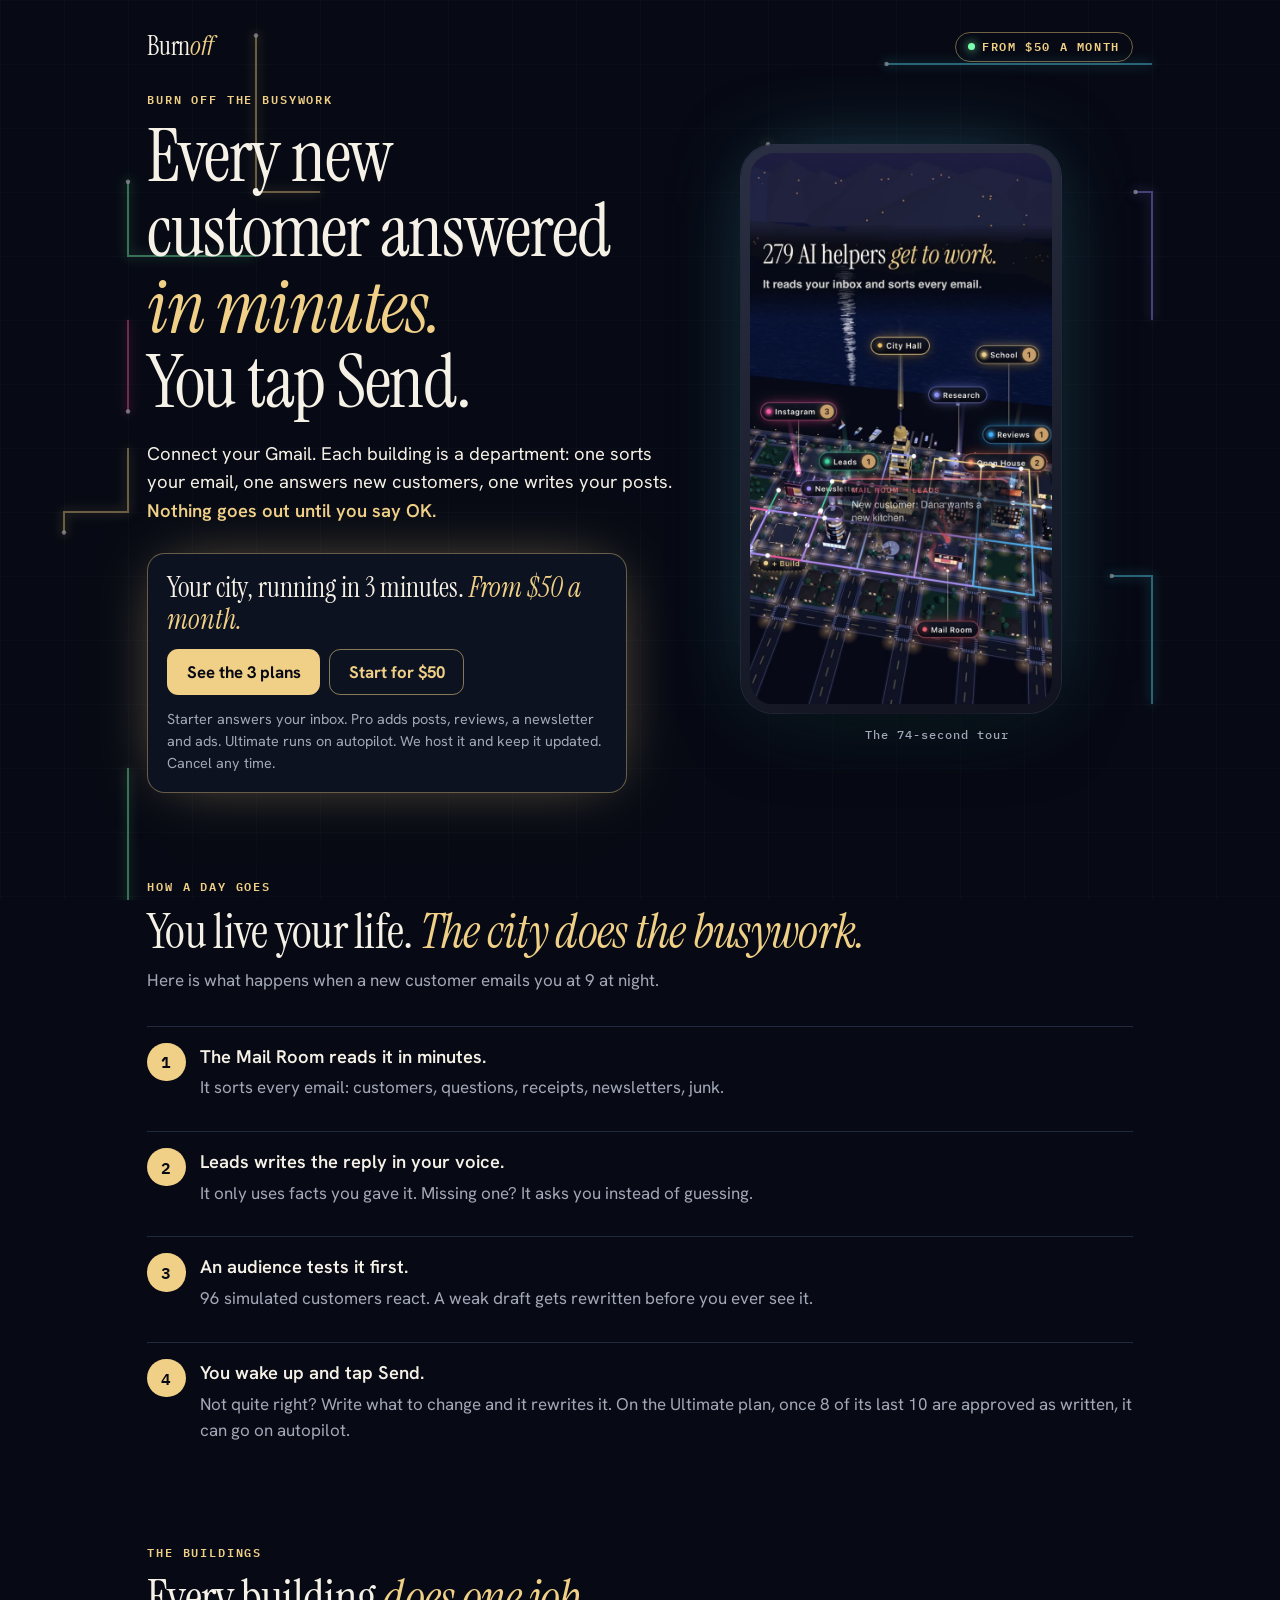
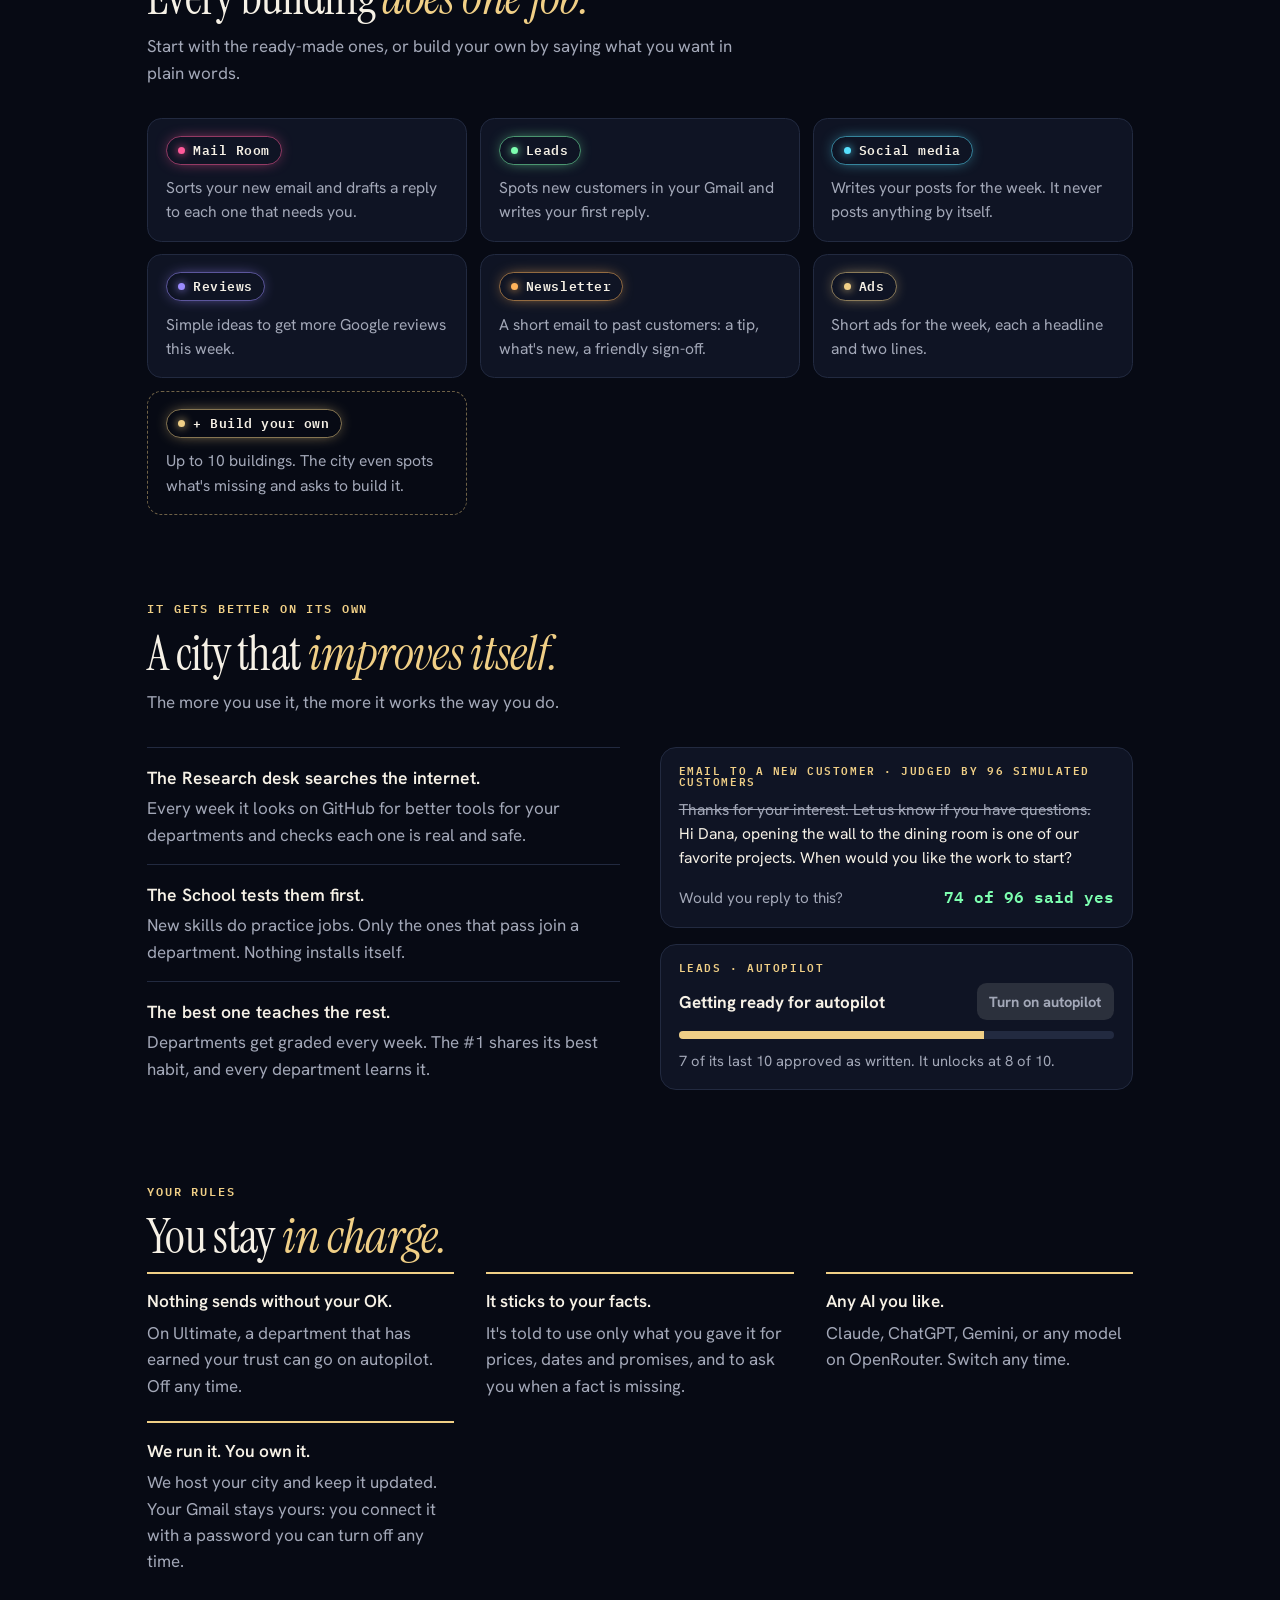
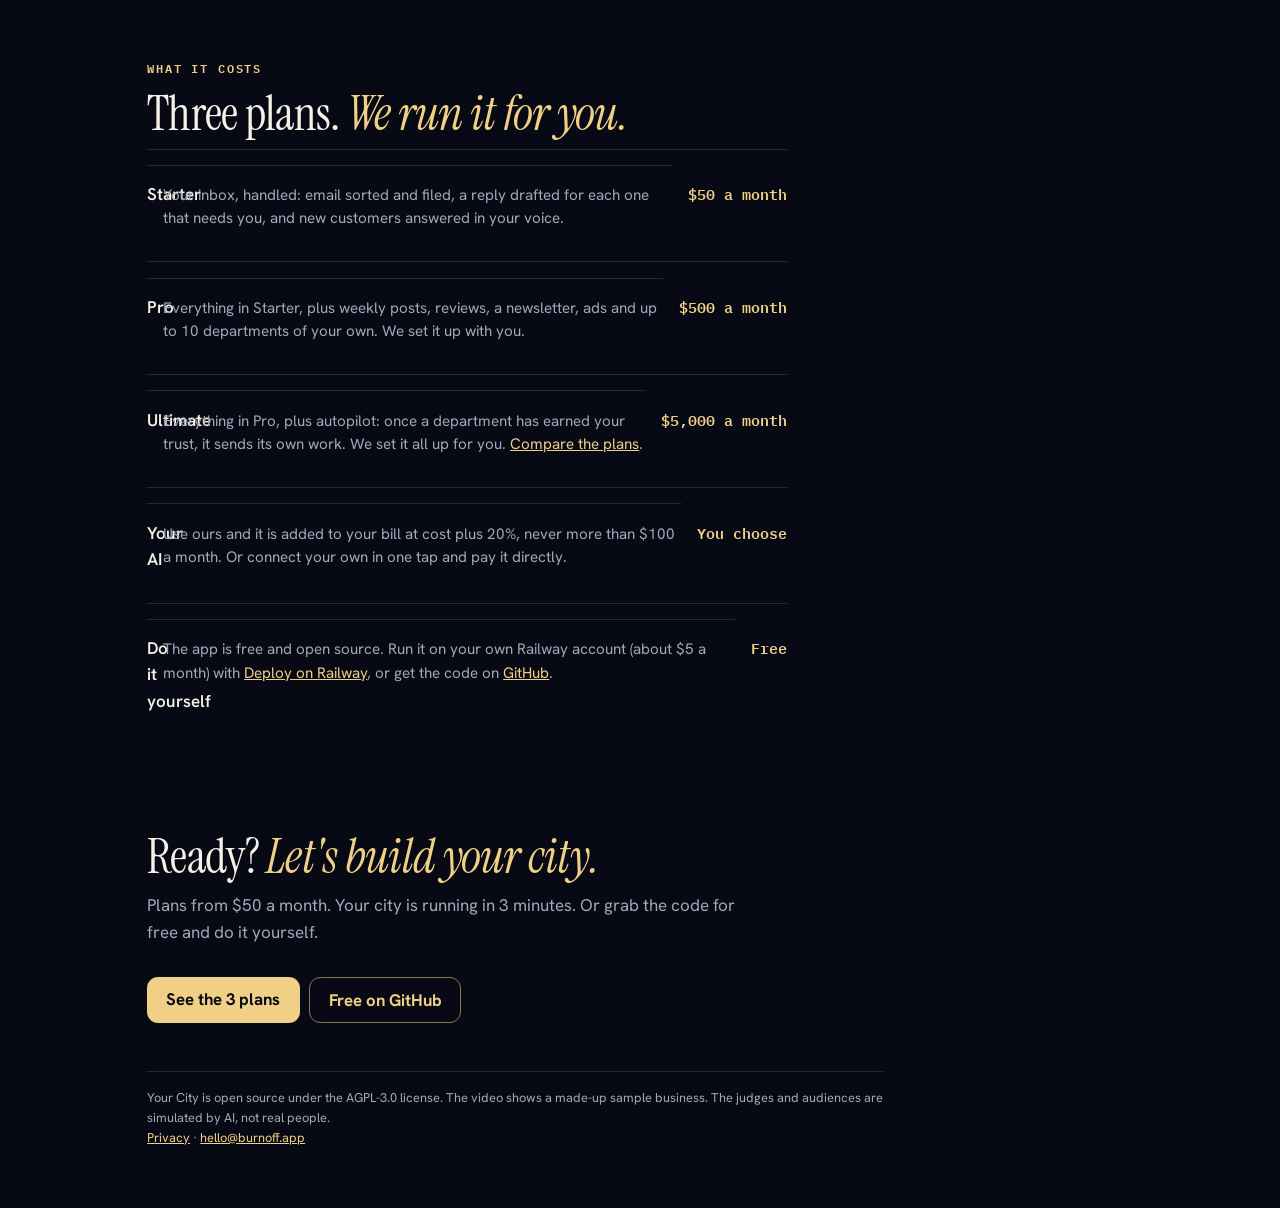
<file: index.html>
<!doctype html>
<html lang="en">
<head>
<meta charset="utf-8">
<meta name="viewport" content="width=device-width, initial-scale=1, viewport-fit=cover">
<title>Burnoff | AI helpers for your business</title>
<meta name="description" content="Burn off the busywork. Your own city of AI helpers. It sorts your Gmail, answers new customers and writes your posts. Nothing sends without your OK. Plans from $50 a month, and we run it for you.">
<meta property="og:title" content="Burnoff | Every new customer answered in minutes. You tap Send.">
<meta property="og:description" content="It sorts your Gmail, answers new customers and writes your posts. Nothing sends without your OK. Plans from $50 a month, and we run it for you.">
<meta property="og:image" content="https://burnoff.app/poster.jpg">
<meta property="og:type" content="website">
<meta name="twitter:card" content="summary_large_image">
<meta name="theme-color" content="#070a14">
<link rel="icon" href="data:image/svg+xml,%3Csvg xmlns='http://www.w3.org/2000/svg' viewBox='0 0 32 32'%3E%3Crect width='32' height='32' rx='7' fill='%23070a14'/%3E%3Cpath d='M6 26V14h5v12M13 26V7h6v19M21 26V11h5v15' fill='%23f0cf86'/%3E%3C/svg%3E">
<link rel="preconnect" href="https://fonts.googleapis.com">
<link rel="preconnect" href="https://fonts.gstatic.com" crossorigin>
<link rel="stylesheet" href="https://fonts.googleapis.com/css2?family=Instrument+Serif:ital@0;1&family=Hanken+Grotesk:wght@400;500;600;700&family=IBM+Plex+Mono:wght@500;600&display=swap">
<style>
*, *::before, *::after { box-sizing: border-box; }
body { margin: 0; }
/* Layout: a night city seen from above. One column on a phone (most visitors come from an Instagram bio), text beside the phone-framed teaser on wide screens.
   Deliberately one dark theme: the product is a city at night. */
:root {
  color-scheme: dark;
  --night: #070a14;       /* the sky and the streets */
  --block: #0f1424;       /* a city block: raised surfaces */
  --line: #222a40;        /* street edges */
  --ivory: #f6f1e6;       /* text */
  --dim: #a3a8b8;         /* quiet text */
  --gold: #f0cf86;        /* City Hall gold: the one accent */
  --cyan: #57e1ff; --pink: #ff5a9a; --mint: #7dffb0; --violet: #9c8cff; --amber: #ffb35a;   /* department lights, used only as small dots and trails */
  --display: "Instrument Serif", "Iowan Old Style", Georgia, serif;
  --body: "Hanken Grotesk", "Segoe UI", system-ui, sans-serif;
  --mono: "IBM Plex Mono", ui-monospace, Menlo, monospace;
}
body { background: var(--night); color: var(--ivory); font: 400 1.0625rem/1.55 var(--body); }
#trails { position: fixed; inset: 0; width: 100%; height: 100%; z-index: 0; pointer-events: none; opacity: .55; }
.wrap { position: relative; z-index: 1; max-width: 68rem; margin: 0 auto; padding-inline: max(1rem, 4vw); padding-block: 1.5rem 3rem; }
a { color: var(--gold); }
:focus-visible { outline: 2px solid var(--gold); outline-offset: 3px; border-radius: 6px; }

.top { display: flex; align-items: center; justify-content: space-between; gap: 1rem; padding-block: .5rem 2rem; }
.mark { font: 400 1.6rem/1 var(--display); letter-spacing: -.01em; }
.mark em { color: var(--gold); }
.pill { font: 600 .72rem/1 var(--mono); letter-spacing: .14em; text-transform: uppercase; color: var(--gold); border: 1px solid color-mix(in srgb, var(--gold) 45%, transparent); padding: .5rem .75rem; border-radius: 999px; white-space: nowrap; }
.pill i { display: inline-block; width: .45rem; height: .45rem; border-radius: 50%; background: var(--mint); margin-right: .45rem; box-shadow: 0 0 10px var(--mint); vertical-align: .05em; }

.hero { display: grid; grid-template-columns: minmax(0, 1.15fr) minmax(0, .85fr); gap: clamp(1.5rem, 5vw, 4rem); align-items: center; }
.hero > * { min-width: 0; }
h1 { font: 400 clamp(2.6rem, 7vw, 4.6rem)/1.02 var(--display); letter-spacing: -.02em; margin: 0 0 1.25rem; text-wrap: balance; }
h1 em { color: var(--gold); font-style: italic; }
.lede { font-size: 1.15rem; color: var(--ivory); max-width: 34rem; margin: 0 0 1.75rem; }
.lede b { color: var(--gold); font-weight: 600; }

.cta { display: grid; gap: .8rem; max-width: 30rem; padding: 1.1rem 1.2rem; border: 1px solid color-mix(in srgb, var(--gold) 40%, transparent); border-radius: 1.1rem; background: color-mix(in srgb, var(--block) 85%, transparent); box-shadow: 0 0 60px -20px color-mix(in srgb, var(--gold) 55%, transparent); }
.cta .big { font: 400 1.75rem/1.15 var(--display); }
.cta .big em { color: var(--gold); }
.cta .row { display: flex; flex-wrap: wrap; gap: .6rem; align-items: center; }
.word { font: 600 1.05rem/1 var(--mono); letter-spacing: .2em; color: var(--night); background: var(--gold); border: 0; border-radius: .7rem; padding: .85rem 1.1rem; cursor: pointer; }
.word:hover, .buy:hover { filter: brightness(1.06); }
.buy { display: inline-block; font: 700 1.05rem/1 var(--body); color: var(--night); background: var(--gold); border-radius: .7rem; padding: .9rem 1.2rem; text-decoration: none; }
.code { display: inline-block; font: 700 1.05rem/1 var(--body); color: var(--gold); border: 1px solid color-mix(in srgb, var(--gold) 55%, transparent); border-radius: .7rem; padding: .85rem 1.15rem; text-decoration: none; }
.word.inline { font-size: .85rem; padding: .3rem .5rem; border-radius: .4rem; vertical-align: baseline; }
.cta-row { display: flex; flex-wrap: wrap; gap: .6rem; }
.cta small { color: var(--dim); font-size: .9rem; }
#copied { color: var(--mint); font: 600 .85rem var(--mono); }

.phone { justify-self: center; width: min(100%, 20rem); aspect-ratio: 9 / 16; max-width: 100%; border-radius: 2rem; padding: .55rem; background: linear-gradient(160deg, #2a2f43, #11141f); box-shadow: 0 30px 80px -30px #000, 0 0 0 1px #2c3248, 0 0 90px -30px color-mix(in srgb, var(--cyan) 50%, transparent); }
.phone video { display: block; width: 100%; height: 100%; object-fit: cover; border-radius: 1.55rem; background: var(--block); }
.phone + p { text-align: center; color: var(--dim); font: 500 .78rem var(--mono); letter-spacing: .08em; margin: .8rem 0 0; }

section { padding-block: clamp(3rem, 8vw, 5.5rem) 0; }
h2 { font: 400 clamp(2rem, 5vw, 3rem)/1.05 var(--display); letter-spacing: -.015em; margin: 0 0 .6rem; text-wrap: balance; }
h2 em { color: var(--gold); }
.sub { color: var(--dim); margin: 0 0 2rem; max-width: 38rem; }
.label { font: 600 .72rem/1 var(--mono); letter-spacing: .16em; text-transform: uppercase; color: var(--gold); margin: 0 0 .9rem; }

/* how a day goes: a real sequence, so it is numbered */
.day { list-style: none; margin: 0; padding: 0; display: grid; gap: .9rem; counter-reset: step; }
.day li { counter-increment: step; display: grid; grid-template-columns: 2.4rem minmax(0, 1fr); gap: .9rem; align-items: start; padding: 1rem 0; border-top: 1px solid var(--line); }
.day li::before { content: counter(step); display: grid; place-items: center; width: 2.4rem; height: 2.4rem; border-radius: 50%; background: var(--gold); color: var(--night); font: 600 1rem var(--mono); }
.day b { display: block; font-size: 1.15rem; font-weight: 600; margin-bottom: .2rem; }
.day span { color: var(--dim); }

/* the buildings: labels drawn like the signs in the 3D city */
.city { display: grid; grid-template-columns: repeat(auto-fit, minmax(15rem, 1fr)); gap: .8rem; }
.bld { padding: 1rem 1.1rem; border-radius: .9rem; background: var(--block); border: 1px solid var(--line); }
.sign { display: inline-flex; align-items: center; gap: .5rem; font: 600 .8rem/1 var(--mono); letter-spacing: .04em; padding: .45rem .7rem; border-radius: 999px; border: 1px solid color-mix(in srgb, var(--c) 55%, transparent); box-shadow: 0 0 16px -6px var(--c); margin-bottom: .7rem; }
.sign i { width: .45rem; height: .45rem; border-radius: 50%; background: var(--c); box-shadow: 0 0 8px var(--c); }
.bld p { margin: 0; color: var(--dim); font-size: .98rem; }
.bld.own { border-style: dashed; border-color: color-mix(in srgb, var(--gold) 45%, transparent); background: transparent; }

/* it gets better: two columns of short facts, plus the two small panels from the app itself */
.better { display: grid; grid-template-columns: minmax(0, 1fr) minmax(0, 1fr); gap: 1rem 2.5rem; }
.fact { padding: 1rem 0; border-top: 1px solid var(--line); }
.fact b { display: block; font-size: 1.1rem; font-weight: 600; margin-bottom: .25rem; }
.fact span { color: var(--dim); }
.panel { border-radius: 1rem; background: var(--block); border: 1px solid var(--line); padding: 1rem 1.1rem; }
.panel .k { font: 600 .7rem/1 var(--mono); letter-spacing: .14em; text-transform: uppercase; color: var(--gold); margin-bottom: .7rem; }
.tally { display: flex; justify-content: space-between; gap: 1rem; align-items: baseline; font-variant-numeric: tabular-nums; }
.tally .q { color: var(--dim); font-size: .95rem; }
.tally .n { font: 600 1rem var(--mono); color: var(--mint); white-space: nowrap; }
.draft { margin: .6rem 0 .8rem; font-size: .98rem; }
.draft s { color: var(--dim); }
.meter { height: .5rem; border-radius: .25rem; background: var(--line); overflow: hidden; margin: .7rem 0; }
.meter i { display: block; height: 100%; width: 70%; background: var(--gold); }
.panel .row { display: flex; justify-content: space-between; align-items: center; gap: .8rem; flex-wrap: wrap; }
.panel .row span { color: var(--dim); font-size: .92rem; font-variant-numeric: tabular-nums; }
.btnlike { font: 700 .85rem var(--body); padding: .55rem .8rem; border-radius: .6rem; background: color-mix(in srgb, var(--ivory) 12%, transparent); color: var(--dim); }

.rules { display: grid; grid-template-columns: repeat(auto-fit, minmax(14rem, 1fr)); gap: 1.4rem 2rem; }
.rules div { border-top: 2px solid var(--gold); padding-top: .9rem; }
.rules b { display: block; font-size: 1.08rem; font-weight: 600; margin-bottom: .3rem; }
.rules span { color: var(--dim); }

.cost { display: grid; gap: 0; max-width: 40rem; }
.cost div { display: grid; grid-template-columns: minmax(0, 1fr) auto; gap: 1rem; padding: .95rem 0; border-top: 1px solid var(--line); align-items: baseline; }
.cost b { font-weight: 600; }
.cost span { color: var(--dim); font-size: .95rem; display: block; }
.cost em { font: 600 .95rem var(--mono); font-style: normal; color: var(--gold); white-space: nowrap; }

.end { text-align: left; }
.fine { color: var(--dim); font-size: .8rem; margin-top: 3rem; padding-top: 1rem; border-top: 1px solid var(--line); max-width: 46rem; }

@media (max-width: 760px) {
  .hero { grid-template-columns: minmax(0, 1fr); }
  .phone { width: min(100%, 17rem); }
  .better { grid-template-columns: minmax(0, 1fr); }
  .top { padding-bottom: 1.25rem; }
}
@media (prefers-reduced-motion: reduce) { #trails { display: none; } }
</style>
</head>
<body>
<canvas id="trails" aria-hidden="true"></canvas>
<div class="wrap">
  <header class="top">
    <div class="mark">Burn<em>off</em></div>
    <div class="pill"><i></i>From $50 a month</div>
  </header>

  <div class="hero">
    <div>
      <p class="label">Burn off the busywork</p>
      <h1>Every new customer answered <em>in minutes.</em> You tap Send.</h1>
      <p class="lede">Connect your Gmail. Each building is a department: one sorts your email, one answers new customers, one writes your posts. <b>Nothing goes out until you say OK.</b></p>
      <div class="cta" id="start">
        <div class="big">Your city, running in 3 minutes. <em>From $50 a month.</em></div>
        <div class="row">
          <a class="buy" id="buy" href="/start/">See the 3 plans</a>
          <a class="code" href="https://signup-production-1b3e.up.railway.app/start?plan=starter&amp;ai=ours">Start for $50</a>
        </div>
        <small>Starter answers your inbox. Pro adds posts, reviews, a newsletter and ads. Ultimate runs on autopilot. We host it and keep it updated. Cancel any time.</small>
      </div>
    </div>
    <div>
      <div class="phone"><video src="teaser.mp4" poster="poster.jpg" autoplay muted loop playsinline preload="metadata" aria-label="Your City teaser: a 3D city lights up and its departments go to work"></video></div>
      <p>The 74-second tour</p>
    </div>
  </div>

  <section>
    <p class="label">How a day goes</p>
    <h2>You live your life. <em>The city does the busywork.</em></h2>
    <p class="sub">Here is what happens when a new customer emails you at 9 at night.</p>
    <ol class="day">
      <li><div><b>The Mail Room reads it in minutes.</b><span>It sorts every email: customers, questions, receipts, newsletters, junk.</span></div></li>
      <li><div><b>Leads writes the reply in your voice.</b><span>It only uses facts you gave it. Missing one? It asks you instead of guessing.</span></div></li>
      <li><div><b>An audience tests it first.</b><span>96 simulated customers react. A weak draft gets rewritten before you ever see it.</span></div></li>
      <li><div><b>You wake up and tap Send.</b><span>Not quite right? Write what to change and it rewrites it. On the Ultimate plan, once 8 of its last 10 are approved as written, it can go on autopilot.</span></div></li>
    </ol>
  </section>

  <section>
    <p class="label">The buildings</p>
    <h2>Every building <em>does one job.</em></h2>
    <p class="sub">Start with the ready-made ones, or build your own by saying what you want in plain words.</p>
    <div class="city">
      <div class="bld"><div class="sign" style="--c: var(--pink)"><i></i>Mail Room</div><p>Sorts your new email and drafts a reply to each one that needs you.</p></div>
      <div class="bld"><div class="sign" style="--c: var(--mint)"><i></i>Leads</div><p>Spots new customers in your Gmail and writes your first reply.</p></div>
      <div class="bld"><div class="sign" style="--c: var(--cyan)"><i></i>Social media</div><p>Writes your posts for the week. It never posts anything by itself.</p></div>
      <div class="bld"><div class="sign" style="--c: var(--violet)"><i></i>Reviews</div><p>Simple ideas to get more Google reviews this week.</p></div>
      <div class="bld"><div class="sign" style="--c: var(--amber)"><i></i>Newsletter</div><p>A short email to past customers: a tip, what's new, a friendly sign-off.</p></div>
      <div class="bld"><div class="sign" style="--c: var(--gold)"><i></i>Ads</div><p>Short ads for the week, each a headline and two lines.</p></div>
      <div class="bld own"><div class="sign" style="--c: var(--gold)"><i></i>+ Build your own</div><p>Up to 10 buildings. The city even spots what's missing and asks to build it.</p></div>
    </div>
  </section>

  <section>
    <p class="label">It gets better on its own</p>
    <h2>A city that <em>improves itself.</em></h2>
    <p class="sub">The more you use it, the more it works the way you do.</p>
    <div class="better">
      <div>
        <div class="fact"><b>The Research desk searches the internet.</b><span>Every week it looks on GitHub for better tools for your departments and checks each one is real and safe.</span></div>
        <div class="fact"><b>The School tests them first.</b><span>New skills do practice jobs. Only the ones that pass join a department. Nothing installs itself.</span></div>
        <div class="fact"><b>The best one teaches the rest.</b><span>Departments get graded every week. The #1 shares its best habit, and every department learns it.</span></div>
      </div>
      <div style="display: grid; gap: 1rem; align-content: start">
        <div class="panel">
          <div class="k">Email to a new customer · judged by 96 simulated customers</div>
          <p class="draft"><s>Thanks for your interest. Let us know if you have questions.</s><br>Hi Dana, opening the wall to the dining room is one of our favorite projects. When would you like the work to start?</p>
          <div class="tally"><span class="q">Would you reply to this?</span><span class="n">74 of 96 said yes</span></div>
        </div>
        <div class="panel">
          <div class="k">Leads · autopilot</div>
          <div class="row"><b>Getting ready for autopilot</b><span class="btnlike">Turn on autopilot</span></div>
          <div class="meter"><i></i></div>
          <div class="row"><span>7 of its last 10 approved as written. It unlocks at 8 of 10.</span></div>
        </div>
      </div>
    </div>
  </section>

  <section>
    <p class="label">Your rules</p>
    <h2>You stay <em>in charge.</em></h2>
    <div class="rules">
      <div><b>Nothing sends without your OK.</b><span>On Ultimate, a department that has earned your trust can go on autopilot. Off any time.</span></div>
      <div><b>It sticks to your facts.</b><span>It's told to use only what you gave it for prices, dates and promises, and to ask you when a fact is missing.</span></div>
      <div><b>Any AI you like.</b><span>Claude, ChatGPT, Gemini, or any model on OpenRouter. Switch any time.</span></div>
      <div><b>We run it. You own it.</b><span>We host your city and keep it updated. Your Gmail stays yours: you connect it with a password you can turn off any time.</span></div>
    </div>
  </section>

  <section>
    <p class="label">What it costs</p>
    <h2>Three plans. <em>We run it for you.</em></h2>
    <div class="cost">
      <div><div><b>Starter</b><span>Your inbox, handled: email sorted and filed, a reply drafted for each one that needs you, and new customers answered in your voice.</span></div><em>$50 a month</em></div>
      <div><div><b>Pro</b><span>Everything in Starter, plus weekly posts, reviews, a newsletter, ads and up to 10 departments of your own. We set it up with you.</span></div><em>$500 a month</em></div>
      <div><div><b>Ultimate</b><span>Everything in Pro, plus autopilot: once a department has earned your trust, it sends its own work. We set it all up for you. <a href="/start/">Compare the plans</a>.</span></div><em>$5,000 a month</em></div>
      <div><div><b>Your AI</b><span>Use ours and it is added to your bill at cost plus 20%, never more than $100 a month. Or connect your own in one tap and pay it directly.</span></div><em>You choose</em></div>
      <div><div><b>Do it yourself</b><span>The app is free and open source. Run it on your own Railway account (about $5 a month) with <a href="https://railway.com/deploy/your-city?referralCode=6eIidp&amp;utm_medium=integration&amp;utm_source=template&amp;utm_campaign=generic" target="_blank" rel="noopener">Deploy on Railway</a>, or get the code on <a href="https://github.com/blake632/your-city" target="_blank" rel="noopener">GitHub</a>.</span></div><em>Free</em></div>
    </div>
  </section>

  <section class="end">
    <h2>Ready? <em>Let's build your city.</em></h2>
    <p class="sub">Plans from $50 a month. Your city is running in 3 minutes. Or grab the code for free and do it yourself.</p>
    <p class="cta-row"><a class="buy" id="buy2" href="/start/">See the 3 plans</a> <a class="code" href="https://github.com/blake632/your-city" target="_blank" rel="noopener">Free on GitHub</a></p>
    <p class="fine">Your City is open source under the AGPL-3.0 license. The video shows a made-up sample business. The judges and audiences are simulated by AI, not real people.<br><a href="privacy.html">Privacy</a> · <a href="mailto:hello@burnoff.app">hello@burnoff.app</a></p>
  </section>
</div>

<script>
// Light trails racing along a street grid behind the page: straight lines with right-angle turns, like the city's own.
(function () {
  if (matchMedia('(prefers-reduced-motion: reduce)').matches) return;
  var cv = document.getElementById('trails'), cx = cv.getContext('2d'), W = 0, H = 0, S = 64, dpr = Math.min(2, window.devicePixelRatio || 1);
  var cols = ['#57e1ff', '#ff5a9a', '#7dffb0', '#9c8cff', '#ffb35a', '#f0cf86'], bikes = [];
  function size() { W = innerWidth; H = innerHeight; cv.width = W * dpr; cv.height = H * dpr; cx.setTransform(dpr, 0, 0, dpr, 0, 0); }
  function bike() {
    var x = Math.round(Math.random() * W / S) * S, y = Math.round(Math.random() * H / S) * S, d = [[1, 0], [-1, 0], [0, 1], [0, -1]][Math.floor(Math.random() * 4)];
    return { pts: [[x, y]], x: x, y: y, d: d, c: cols[Math.floor(Math.random() * cols.length)], run: 0, life: 260 + Math.random() * 380, v: 1.6 + Math.random() * 1.6 };
  }
  function step() {
    cx.clearRect(0, 0, W, H);
    cx.strokeStyle = 'rgba(80, 96, 140, .10)'; cx.lineWidth = 1; cx.beginPath();
    for (var gx = 0; gx <= W; gx += S) { cx.moveTo(gx + .5, 0); cx.lineTo(gx + .5, H); }
    for (var gy = 0; gy <= H; gy += S) { cx.moveTo(0, gy + .5); cx.lineTo(W, gy + .5); }
    cx.stroke();
    while (bikes.length < 9) bikes.push(bike());
    bikes.forEach(function (b) {
      b.x += b.d[0] * b.v; b.y += b.d[1] * b.v; b.run += b.v;
      if (b.run % S < b.v && Math.random() < .35) { b.x = Math.round(b.x / S) * S; b.y = Math.round(b.y / S) * S; b.pts.push([b.x, b.y]); b.d = b.d[0] ? [0, Math.random() < .5 ? 1 : -1] : [Math.random() < .5 ? 1 : -1, 0]; }
      var fade = Math.max(0, Math.min(1, (b.life - b.run) / 80));
      cx.strokeStyle = b.c; cx.globalAlpha = .75 * fade; cx.lineWidth = 2; cx.shadowColor = b.c; cx.shadowBlur = 12;
      cx.beginPath(); cx.moveTo(b.pts[0][0], b.pts[0][1]); b.pts.slice(1).forEach(function (p) { cx.lineTo(p[0], p[1]); }); cx.lineTo(b.x, b.y); cx.stroke();
      cx.fillStyle = '#fff'; cx.beginPath(); cx.arc(b.x, b.y, 2.2, 0, 7); cx.fill();
      cx.globalAlpha = 1; cx.shadowBlur = 0;
    });
    bikes = bikes.filter(function (b) { return b.run < b.life && b.x > -S && b.x < W + S && b.y > -S && b.y < H + S; });
    requestAnimationFrame(step);
  }
  size(); addEventListener('resize', size); requestAnimationFrame(step);
})();
</script>
</body>
</html>
</file>
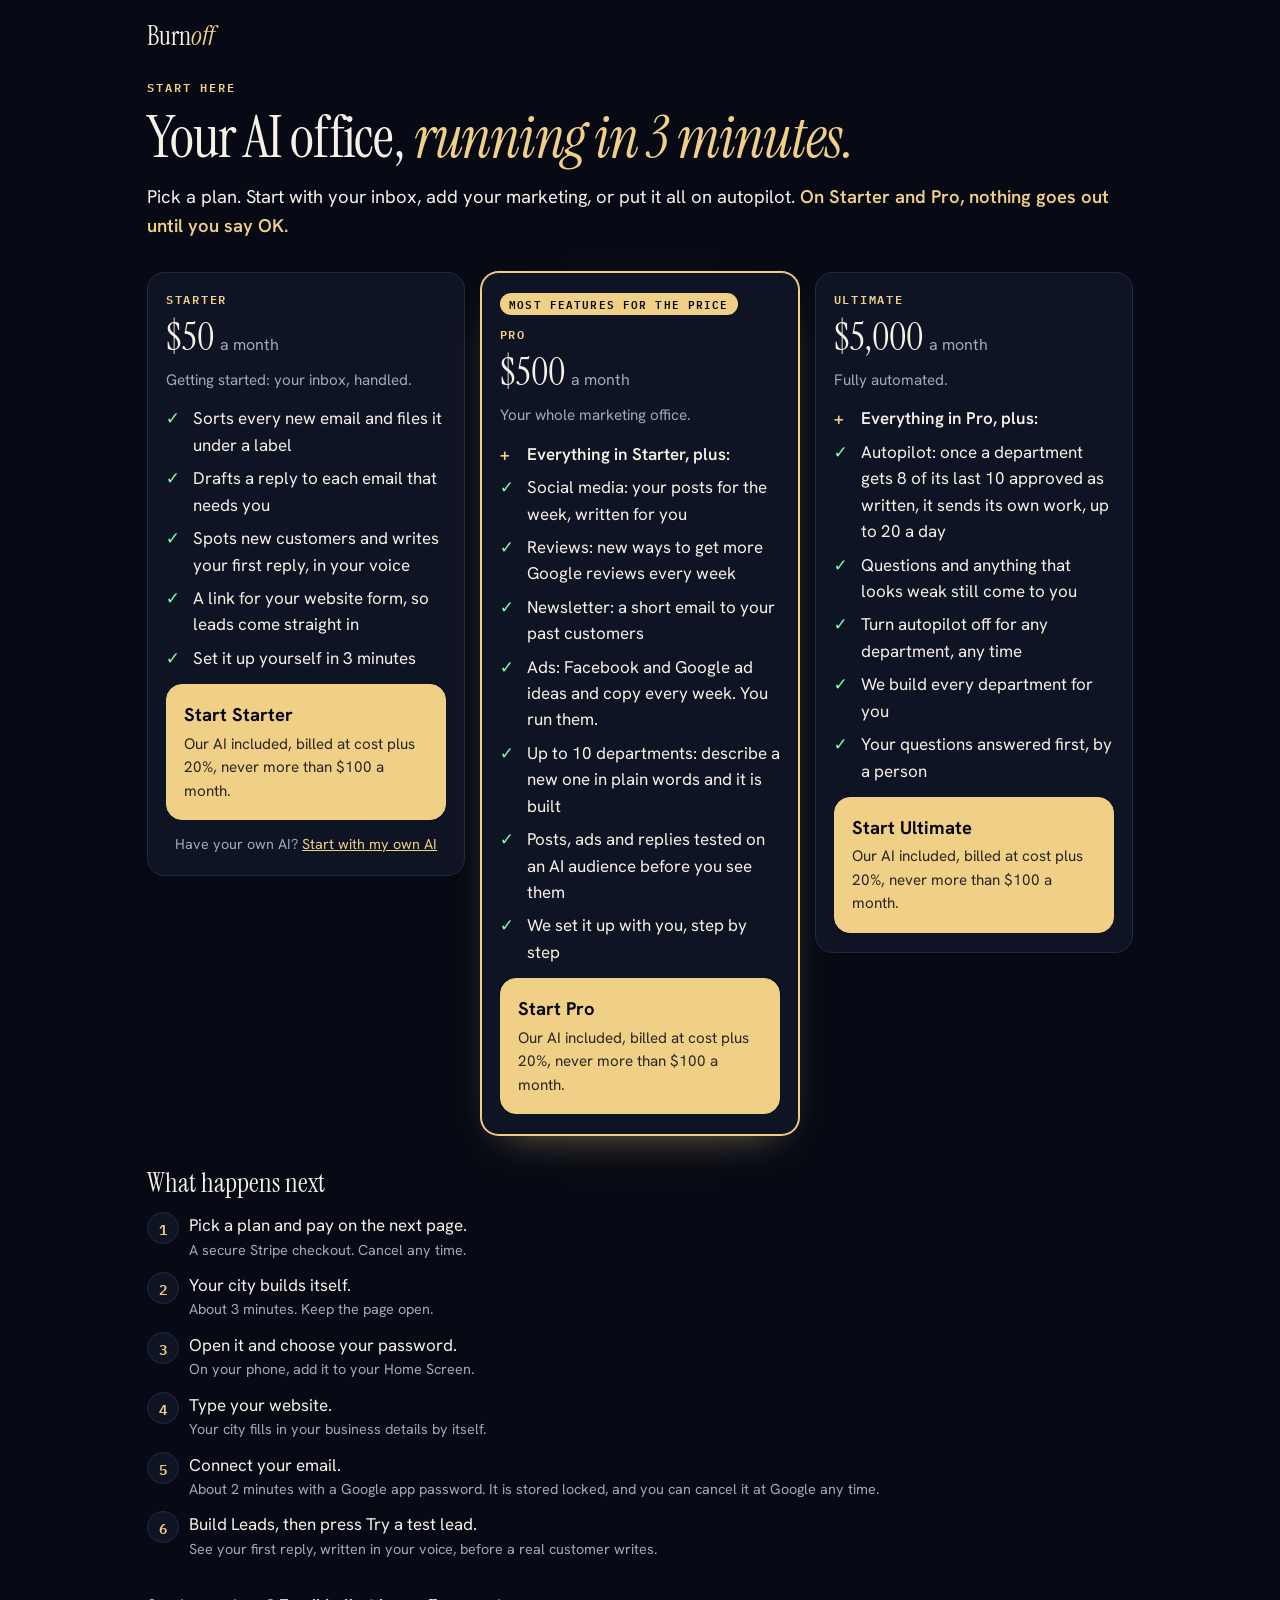
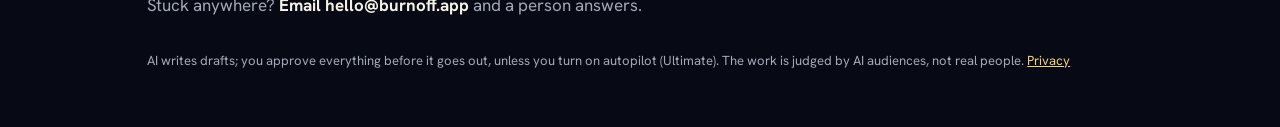
<file: start/index.html>
<!doctype html>
<html lang="en">
<head>
<meta charset="utf-8">
<meta name="viewport" content="width=device-width, initial-scale=1, viewport-fit=cover">
<title>Start | Burnoff</title>
<meta name="description" content="Your AI office, running in 3 minutes. Three plans from $50 a month, cancel any time. Nothing goes out until you say OK.">
<meta property="og:title" content="Start your Burnoff city">
<meta property="og:description" content="Your AI office, running in 3 minutes. Plans from $50 a month.">
<meta property="og:image" content="https://burnoff.app/poster.jpg">
<meta name="theme-color" content="#070a14">
<link rel="preconnect" href="https://fonts.googleapis.com">
<link rel="preconnect" href="https://fonts.gstatic.com" crossorigin>
<link rel="stylesheet" href="https://fonts.googleapis.com/css2?family=Instrument+Serif:ital@0;1&family=Hanken+Grotesk:wght@400;500;600;700&family=IBM+Plex+Mono:wght@500;600&display=swap">
<style>
/* The page a new customer lands on from an ad or a link: what they get, the price, two buttons, then exactly what happens next.
   The same night-city look as the home page (one dark theme, City Hall gold). */
*, *::before, *::after { box-sizing: border-box; }
:root { color-scheme: dark; --night: #070a14; --block: #0f1424; --line: #222a40; --ivory: #f6f1e6; --dim: #a3a8b8; --gold: #f0cf86; --mint: #7dffb0;
  --display: "Instrument Serif", "Iowan Old Style", Georgia, serif; --body: "Hanken Grotesk", "Segoe UI", system-ui, sans-serif; --mono: "IBM Plex Mono", ui-monospace, Menlo, monospace; }
body { margin: 0; background: var(--night); color: var(--ivory); font: 400 1.0625rem/1.55 var(--body); }
.wrap { max-width: 40rem; margin: 0 auto; padding-inline: max(1rem, 4vw); padding-block: 1.5rem 3.5rem; display: flex; flex-direction: column; gap: 2rem; }
header { display: flex; justify-content: space-between; align-items: center; }
.mark { font: 400 1.6rem/1 var(--display); color: var(--ivory); text-decoration: none; } .mark em { color: var(--gold); }
.label { font: 600 .72rem/1 var(--mono); letter-spacing: .16em; text-transform: uppercase; color: var(--gold); margin: 0 0 .9rem; }
h1 { font: 400 clamp(2.4rem, 8vw, 3.6rem)/1.04 var(--display); letter-spacing: -.02em; margin: 0 0 1rem; text-wrap: balance; } h1 em { color: var(--gold); }
.lede { font-size: 1.15rem; margin: 0; } .lede b { color: var(--gold); font-weight: 600; }
.price { font: 400 1.6rem/1.2 var(--display); margin: 0 0 .9rem; } .price em { color: var(--gold); }
.choices { display: grid; gap: .8rem; }
.plans { display: grid; gap: 1rem; }
.plan { border: 1px solid var(--line); border-radius: 1.1rem; padding: 1.2rem 1.1rem; background: var(--block); display: grid; gap: .8rem; }
.plan.best { border-color: var(--gold); box-shadow: 0 0 0 1px var(--gold), 0 18px 40px -24px color-mix(in srgb, var(--gold) 60%, transparent); }
.plan h3 { margin: 0; font: 600 .78rem/1 var(--mono); letter-spacing: .14em; text-transform: uppercase; color: var(--gold); }
.plan .cost { font: 400 2.4rem/1 var(--display); margin: 0; } .plan .cost small { font: 400 1rem var(--body); color: var(--dim); }
.plan .for { margin: 0; color: var(--dim); font-size: .95rem; }
.plan ul { margin: 0; padding: 0; list-style: none; display: grid; gap: .45rem; }
.plan li { display: grid; grid-template-columns: 1.2rem 1fr; gap: .5rem; } .plan li::before { content: "✓"; color: var(--mint); font-weight: 700; }
.plan li.plus { font-weight: 600; } .plan li.plus::before { content: "+"; color: var(--gold); }
.plan .tag { justify-self: start; font: 600 .7rem/1 var(--mono); letter-spacing: .1em; text-transform: uppercase; background: var(--gold); color: var(--night); border-radius: 99px; padding: .35rem .6rem; }
.plan .alt { font-size: .9rem; color: var(--dim); text-align: center; margin: 0; } .plan .alt a { color: var(--gold); }
@media (min-width: 60rem) { .wrap.wide { max-width: 68rem; } .plans { grid-template-columns: repeat(3, 1fr); align-items: start; } }
.or { color: var(--dim); margin: 1.4rem 0 .6rem; font-size: .95rem; }
.choice { display: block; text-decoration: none; color: var(--ivory); border: 1px solid color-mix(in srgb, var(--gold) 45%, transparent); border-radius: 1rem; padding: 1rem 1.1rem; background: var(--block); }
.choice.main { background: var(--gold); color: var(--night); border-color: var(--gold); }
.choice b { display: block; font-size: 1.15rem; } .choice span { display: block; font-size: .95rem; opacity: .85; margin-top: .2rem; }
.choice:hover { filter: brightness(1.07); } .choice:focus-visible { outline: 2px solid var(--gold); outline-offset: 3px; }
h2 { font: 400 1.7rem/1.15 var(--display); margin: 0 0 .9rem; }
ol { margin: 0; padding: 0; list-style: none; counter-reset: s; display: grid; gap: .7rem; }
ol li { counter-increment: s; display: grid; grid-template-columns: 2rem 1fr; gap: .6rem; align-items: start; }
ol li::before { content: counter(s); font: 600 .9rem/2rem var(--mono); text-align: center; border-radius: 50%; background: var(--block); border: 1px solid var(--line); color: var(--gold); width: 2rem; height: 2rem; }
ol li small { display: block; color: var(--dim); font-size: .9rem; }
.help { color: var(--dim); margin: 0; } .help b { color: var(--ivory); }
.fine { color: var(--dim); font-size: .82rem; margin: 0; } a { color: var(--gold); }
</style>
</head>
<body>
<div class="wrap wide">
  <header><a class="mark" href="/">Burn<em>off</em></a></header>

  <section>
    <p class="label">Start here</p>
    <h1>Your AI office, <em>running in 3 minutes.</em></h1>
    <p class="lede">Pick a plan. Start with your inbox, add your marketing, or put it all on autopilot. <b>On Starter and Pro, nothing goes out until you say OK.</b></p>
  </section>

  <section>
    <div class="plans">
      <article class="plan">
        <h3>Starter</h3>
        <p class="cost">$50 <small>a month</small></p>
        <p class="for">Getting started: your inbox, handled.</p>
        <ul>
          <li>Sorts every new email and files it under a label</li>
          <li>Drafts a reply to each email that needs you</li>
          <li>Spots new customers and writes your first reply, in your voice</li>
          <li>A link for your website form, so leads come straight in</li>
          <li>Set it up yourself in 3 minutes</li>
        </ul>
        <a class="choice main" href="https://signup-production-1b3e.up.railway.app/start?plan=starter&amp;ai=ours"><b>Start Starter</b><span>Our AI included, billed at cost plus 20%, never more than $100 a month.</span></a>
        <p class="alt">Have your own AI? <a href="https://signup-production-1b3e.up.railway.app/start?plan=starter&amp;ai=own">Start with my own AI</a></p>
      </article>
      <article class="plan best">
        <span class="tag">Most features for the price</span>
        <h3>Pro</h3>
        <p class="cost">$500 <small>a month</small></p>
        <p class="for">Your whole marketing office.</p>
        <ul>
          <li class="plus">Everything in Starter, plus:</li>
          <li>Social media: your posts for the week, written for you</li>
          <li>Reviews: new ways to get more Google reviews every week</li>
          <li>Newsletter: a short email to your past customers</li>
          <li>Ads: Facebook and Google ad ideas and copy every week. You run them.</li>
          <li>Up to 10 departments: describe a new one in plain words and it is built</li>
          <li>Posts, ads and replies tested on an AI audience before you see them</li>
          <li>We set it up with you, step by step</li>
        </ul>
        <a class="choice main" href="https://signup-production-1b3e.up.railway.app/start?plan=pro&amp;ai=ours"><b>Start Pro</b><span>Our AI included, billed at cost plus 20%, never more than $100 a month.</span></a>
      </article>
      <article class="plan">
        <h3>Ultimate</h3>
        <p class="cost">$5,000 <small>a month</small></p>
        <p class="for">Fully automated.</p>
        <ul>
          <li class="plus">Everything in Pro, plus:</li>
          <li>Autopilot: once a department gets 8 of its last 10 approved as written, it sends its own work, up to 20 a day</li>
          <li>Questions and anything that looks weak still come to you</li>
          <li>Turn autopilot off for any department, any time</li>
          <li>We build every department for you</li>
          <li>Your questions answered first, by a person</li>
        </ul>
        <a class="choice main" href="https://signup-production-1b3e.up.railway.app/start?plan=ultimate&amp;ai=ours"><b>Start Ultimate</b><span>Our AI included, billed at cost plus 20%, never more than $100 a month.</span></a>
      </article>
    </div>
  </section>

  <section>
    <h2>What happens next</h2>
    <ol>
      <li><div>Pick a plan and pay on the next page.<small>A secure Stripe checkout. Cancel any time.</small></div></li>
      <li><div>Your city builds itself.<small>About 3 minutes. Keep the page open.</small></div></li>
      <li><div>Open it and choose your password.<small>On your phone, add it to your Home Screen.</small></div></li>
      <li><div>Type your website.<small>Your city fills in your business details by itself.</small></div></li>
      <li><div>Connect your email.<small>About 2 minutes with a Google app password. It is stored locked, and you can cancel it at Google any time.</small></div></li>
      <li><div>Build Leads, then press Try a test lead.<small>See your first reply, written in your voice, before a real customer writes.</small></div></li>
    </ol>
  </section>

  <p class="help">Stuck anywhere? <b>Email hello@burnoff.app</b> and a person answers.</p>
  <p class="fine">AI writes drafts; you approve everything before it goes out, unless you turn on autopilot (Ultimate). The work is judged by AI audiences, not real people. <a href="/privacy.html">Privacy</a></p>
</div>
</body>
</html>
</file>
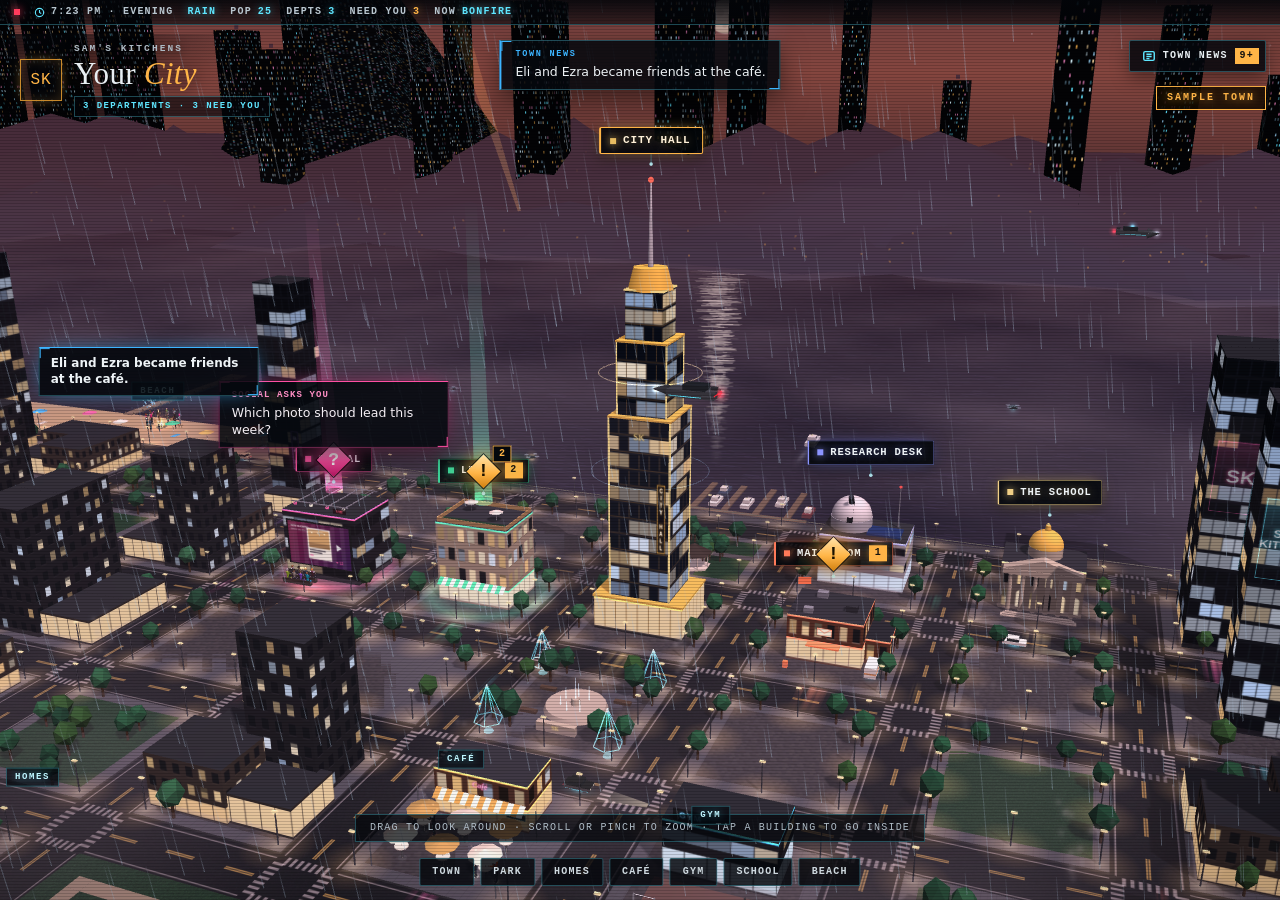
<file: town/index.html>
<!doctype html>
<html lang="en">
<head>
<meta charset="utf-8">
<meta name="viewport" content="width=device-width, initial-scale=1, viewport-fit=cover">
<title>A sample town · Burnoff</title><meta name="description" content="Walk around a sample Your City town: every building is a department of AI helpers.">
<style>
/* The 3D town at night, in rain: dark glass panels, thin amber and cyan lines, small monospaced labels. Local fonts only. */
:root{
  color-scheme:dark;
  --bg:#04060a; --ink:#e8eef2; --muted:#8d99a4; --gold:#ffb547; --gold2:#c98a2c; --cyan:#5fe6ff; --pink:#ff4fa3;
  --edge:rgba(255,181,71,.42); --line:rgba(95,230,255,.3); --panel:rgba(5,9,14,.88);
  --serif:"Iowan Old Style","Palatino Linotype",Palatino,"Book Antiqua",Georgia,serif;
  --mono:ui-monospace,"SF Mono",SFMono-Regular,Menlo,Consolas,"Liberation Mono",monospace;
  --sans:system-ui,-apple-system,"Segoe UI",Roboto,sans-serif;
}
@media (prefers-color-scheme: dark){ :root:not([data-theme="light"]){ --bg:#04060a; } }
:root[data-theme="dark"]{ --bg:#04060a; }
*{ box-sizing:border-box; }
html,body{ margin:0; height:100%; background:var(--bg); color:var(--ink); font-family:var(--sans); overflow:hidden; -webkit-font-smoothing:antialiased; }
#app{ position:absolute; inset:0; overflow:hidden; background:var(--bg); }
#c{ position:absolute; inset:0; width:100%; height:100%; display:block; touch-action:none; cursor:grab; outline:none; }
#c.drag{ cursor:grabbing; } #c.hot{ cursor:pointer; }
/* scanlines and a soft vignette over the city (not over the panels) */
#scan{ position:absolute; inset:0; pointer-events:none; background:repeating-linear-gradient(0deg,rgba(0,0,0,.16) 0 1px,transparent 1px 3px),radial-gradient(120% 90% at 50% 45%,transparent 55%,rgba(0,0,0,.5)); }
#leaders{ position:absolute; inset:0; width:100%; height:100%; pointer-events:none; overflow:visible; }
#leaders line{ stroke:rgba(95,230,255,.45); stroke-width:1; }
#leaders circle{ fill:#bff6ff; }
#labels,#bubbles{ position:absolute; inset:0; pointer-events:none; }
/* panels share one look: dark glass, a thin line, an amber corner tick top-left and bottom-right */
#news,#who,#meet,#ticker,#tag,.bub,.qbub,.tipbub,.mom,.say,.vbub{ --t:var(--k,var(--c,var(--gold)));
  background:linear-gradient(var(--t),var(--t)) 0 0/10px 1px no-repeat,linear-gradient(var(--t),var(--t)) 0 0/1px 10px no-repeat,
    linear-gradient(var(--t),var(--t)) 100% 100%/10px 1px no-repeat,linear-gradient(var(--t),var(--t)) 100% 100%/1px 10px no-repeat,var(--panel); }
.sign{ position:absolute; left:0; top:0; pointer-events:auto; display:flex; align-items:center; gap:7px; padding:6px 10px 6px 8px; border-radius:2px;
  border:1px solid color-mix(in srgb,var(--c) 50%,transparent); border-left:2px solid var(--c); background:rgba(4,7,11,.86); color:#eef3f6;
  font:600 10.5px/1 var(--mono); letter-spacing:.08em; text-transform:uppercase; white-space:nowrap; cursor:pointer; will-change:transform;
  box-shadow:0 0 14px -4px color-mix(in srgb,var(--c) 75%,transparent),0 4px 14px rgba(0,0,0,.55); text-shadow:0 0 8px color-mix(in srgb,var(--c) 50%,transparent); transition:opacity .35s, box-shadow .2s, border-color .2s; }
.sign i{ width:6px; height:6px; flex:none; background:var(--c); box-shadow:0 0 8px var(--c); }
.sign.ceo{ font-size:11px; padding:7px 12px 7px 9px; border-color:var(--gold); color:#fff1d8; }
.sign:hover,.sign.hot,.sign:focus-visible{ border-color:var(--c); box-shadow:0 0 22px -2px var(--c),0 4px 14px rgba(0,0,0,.55); outline:none; }
.sign.off{ opacity:0; pointer-events:none; }
.bub{ position:absolute; left:0; top:0; width:max-content; max-width:210px; padding:7px 11px 8px; border:1px solid var(--line); border-top:1px solid var(--c);
  box-shadow:0 10px 26px rgba(0,0,0,.5); color:#eef3f6; will-change:transform; transition:opacity .4s; }
.bub .who{ font:600 9px/1.3 var(--mono); letter-spacing:.12em; text-transform:uppercase; color:var(--c); margin-bottom:3px; white-space:nowrap; }
.bub .who span{ color:#8d99a4; font-weight:500; }
.bub .txt{ font:500 12.5px/1.35 var(--sans); transition:opacity .3s; }
.bub.off{ opacity:0; }
#tag{ position:absolute; left:0; top:0; pointer-events:none; padding:6px 10px 7px; border:1px solid var(--edge); font:600 12px/1.3 var(--sans); white-space:nowrap; box-shadow:0 6px 18px rgba(0,0,0,.55); z-index:6; }
#tag small{ display:block; font:500 9.5px/1.4 var(--mono); letter-spacing:.06em; text-transform:uppercase; color:var(--muted); }
#tag em{ display:block; font-style:normal; font-weight:500; font-size:10.5px; color:var(--gold); }
/* the status bar: time, weather and the town's numbers */
#status{ position:absolute; left:0; right:0; top:0; z-index:5; display:flex; align-items:center; gap:14px; padding:6px 14px 6px; overflow:hidden; white-space:nowrap;
  font:600 10px/1.2 var(--mono); letter-spacing:.12em; text-transform:uppercase; color:#b9c6cf; background:linear-gradient(180deg,rgba(3,5,9,.9),rgba(3,5,9,.55)); border-bottom:1px solid var(--line); transition:opacity .4s; }
#status .st{ display:inline-flex; align-items:center; gap:6px; }
#status .st[hidden]{ display:none; }
#status svg{ width:11px; height:11px; flex:none; color:var(--cyan); }
#status b{ color:var(--cyan); font-weight:600; text-shadow:0 0 8px rgba(95,230,255,.6); }
#status .hot b{ color:var(--gold); text-shadow:0 0 8px rgba(255,181,71,.6); }
#status .rec{ width:6px; height:6px; background:#ff3b5c; box-shadow:0 0 8px #ff3b5c; animation:rec 2s steps(2) infinite; }
@keyframes rec{ 50%{ opacity:.25; } }
#badge{ position:absolute; right:14px; top:86px; z-index:4; padding:6px 10px; border:1px solid var(--gold); background:rgba(20,12,2,.85); color:var(--gold); font:700 10px/1 var(--mono); letter-spacing:.2em; text-transform:uppercase; pointer-events:none; text-shadow:0 0 8px rgba(255,181,71,.6); }
#badge[hidden]{ display:none; }
#hud{ padding:10px 26px 14px 12px; margin:-10px 0 0 -12px; background:radial-gradient(120% 130% at 0 0,rgba(4,6,10,.7),rgba(4,6,10,0) 72%); transition:opacity .4s; position:absolute; left:20px; top:44px; display:flex; align-items:center; gap:12px; pointer-events:none; z-index:4; }
.mark{ width:42px; height:42px; flex:none; border:1px solid var(--gold2); display:grid; place-items:center; font:500 16px/1 var(--mono); letter-spacing:.06em; color:var(--gold); background:rgba(4,6,10,.6); box-shadow:inset 0 0 12px rgba(255,181,71,.18),0 0 14px -6px var(--gold); }
.kick{ text-shadow:0 1px 8px rgba(0,0,0,.7); font:600 9.5px/1 var(--mono); letter-spacing:.22em; text-transform:uppercase; color:#aebbc5; }
#hud h1{ margin:4px 0 0; font:500 31px/1 var(--serif); letter-spacing:.01em; text-shadow:0 2px 14px rgba(0,0,0,.6),0 0 22px rgba(255,181,71,.18); }
#hud h1 em{ color:var(--gold); font-style:italic; }
.pill{ display:inline-block; margin-top:7px; font:600 9px/1 var(--mono); letter-spacing:.16em; text-transform:uppercase; color:var(--cyan); border:1px solid var(--line); padding:5px 8px; background:rgba(4,6,10,.6); }
#hint{ position:absolute; left:50%; bottom:14px; transform:translateX(-50%); font:500 10px/1 var(--mono); letter-spacing:.12em; text-transform:uppercase; color:#aebbc5; background:rgba(4,6,10,.72);
  border:1px solid var(--line); padding:8px 14px; white-space:nowrap; pointer-events:none; transition:opacity .4s; z-index:4; }
#inside{ position:absolute; left:0; right:0; top:28px; display:flex; align-items:center; gap:16px; padding:14px 20px 28px; z-index:5;
  background:linear-gradient(180deg,rgba(4,6,10,.92),rgba(4,6,10,0)); transition:opacity .4s; }
#inside[hidden]{ display:none; }
#back,#open{ appearance:none; flex:none; border:1px solid var(--gold); font:700 10.5px/1 var(--mono); letter-spacing:.14em; text-transform:uppercase; padding:12px 14px; cursor:pointer; display:flex; gap:8px; align-items:center; border-radius:2px; }
#back{ background:rgba(6,9,14,.92); color:var(--ink); box-shadow:0 0 18px -8px var(--gold); }
#back:hover,#back:focus-visible{ background:var(--gold); color:#0b0d14; outline:none; }
#back svg,#open svg{ width:14px; height:14px; }
.it .k{ font:600 9px/1 var(--mono); letter-spacing:.22em; text-transform:uppercase; color:var(--cyan); }
.it h2{ margin:4px 0 0; font:500 27px/1.05 var(--serif); }
.it p{ margin:3px 0 0; font:500 11.5px/1.3 var(--sans); color:var(--muted); display:-webkit-box; -webkit-line-clamp:2; -webkit-box-orient:vertical; overflow:hidden; max-width:520px; }
#meet{ position:absolute; left:50%; bottom:16px; transform:translateX(-50%); width:min(440px,calc(100% - 32px)); z-index:6; padding:14px 16px 12px; border:1px solid var(--edge); box-shadow:0 0 28px -12px var(--gold); color:var(--ink); font:500 14px/1.45 var(--sans); }
#meet[hidden]{ display:none; }
#meet .who{ font:600 9.5px/1 var(--mono); letter-spacing:.18em; text-transform:uppercase; color:var(--gold); margin-bottom:7px; }
#meet p{ margin:0 0 10px; } #meet .row{ display:flex; gap:10px; align-items:center; justify-content:flex-end; flex-wrap:wrap; }
#meet button,#who .go,#open{ appearance:none; border:1px solid var(--gold); background:var(--gold); color:#0b0d14; font:700 10.5px/1 var(--mono); letter-spacing:.12em; text-transform:uppercase; padding:11px 14px; border-radius:2px; cursor:pointer; box-shadow:0 0 16px -6px var(--gold); }
#open{ margin-left:auto; }
#meet button.ghost{ background:none; color:var(--muted); border-color:transparent; box-shadow:none; } #meet button:focus-visible{ outline:2px solid #fff; outline-offset:2px; }
#fallback{ position:absolute; inset:0; display:grid; place-items:center; padding:24px; text-align:center; background:radial-gradient(900px 500px at 50% 30%,#14182a,#04060a); z-index:9; }
#fallback[hidden]{ display:none; }
#fallback h2{ font:500 34px/1 var(--serif); margin:0 0 12px; } #fallback h2 em{ color:var(--gold); }
#fallback p{ max-width:440px; margin:0 auto; color:var(--muted); font-size:14px; line-height:1.5; }
.sign b{ min-width:18px; height:16px; margin:-3px -5px -3px 1px; padding:0 5px; background:var(--gold); color:#15130f; font:700 10px/16px var(--mono); text-align:center; box-shadow:0 0 10px -2px var(--gold); }
.sign b[hidden]{ display:none; }
.sign.live i{ animation:live 1.6s ease-in-out infinite; }
@keyframes live{ 50%{ box-shadow:0 0 0 5px color-mix(in srgb,var(--c) 30%,transparent),0 0 12px var(--c); } }
.sign.add{ border-style:dashed; background:rgba(6,9,14,.75); color:var(--gold); }
#marks,#qbubs{ position:absolute; inset:0; pointer-events:none; z-index:4; }
.mark3{ position:absolute; left:0; top:0; width:36px; height:36px; padding:0; border:0; background:none; pointer-events:auto; cursor:pointer; will-change:transform; }
.mark3 i{ position:relative; z-index:0; display:flex; align-items:center; justify-content:center; width:36px; height:36px; font:800 18px/1 var(--mono); font-style:normal; color:#1a1100; animation:bob 1.4s ease-in-out infinite; }
.mark3 i::before{ content:""; position:absolute; inset:6px; z-index:-1; transform:rotate(45deg); background:linear-gradient(135deg,#ffe2a8,#ffb547 55%,#d07f10); box-shadow:0 0 0 1px rgba(0,0,0,.7),0 0 18px 4px rgba(255,181,71,.55); }
.mark3.q i{ color:#fff; } .mark3.q i::before{ background:linear-gradient(135deg,#ffc2df,#ff4fa3 55%,#b0125e); box-shadow:0 0 0 1px rgba(0,0,0,.7),0 0 18px 4px rgba(255,79,163,.55); }
.mark3 b{ position:absolute; top:-8px; right:-10px; min-width:19px; height:17px; padding:0 4px; background:#05080c; color:var(--gold); border:1px solid currentColor; font:700 10px/15px var(--mono); }
@keyframes bob{ 50%{ transform:translateY(-6px); } }
.qbub{ position:absolute; left:0; top:0; width:max-content; max-width:230px; padding:8px 12px 9px; --c:var(--pink); border:1px solid rgba(255,79,163,.35); border-top:1px solid var(--pink);
  box-shadow:0 10px 26px rgba(0,0,0,.5),0 0 22px -8px var(--pink); color:#f3eef3; will-change:transform; pointer-events:auto; cursor:pointer; transition:opacity .4s; }
.qbub .who{ font:600 9px/1.3 var(--mono); letter-spacing:.12em; text-transform:uppercase; color:#ff8ec4; margin-bottom:3px; }
.qbub .txt{ font:500 12.5px/1.35 var(--sans); }
.qbub.off{ opacity:0; pointer-events:none; }
body.clean #hint,body.clean #top,body.clean #places,body.clean #ticker,body.clean #status{ display:none; }
.prize{ position:absolute; left:0; top:0; padding:4px 9px; background:rgba(6,9,14,.9); border:1px solid var(--gold); color:#ffe0a8; font:700 9.5px/1 var(--mono); letter-spacing:.08em; text-transform:uppercase; white-space:nowrap; pointer-events:none; will-change:transform; }
.tipbub{ position:absolute; left:0; top:0; width:max-content; max-width:220px; padding:8px 12px 9px; border:1px solid var(--edge); border-top:1px solid var(--gold); box-shadow:0 0 26px -8px var(--gold); color:#fbf3dc; pointer-events:none; will-change:transform; }
.tipbub .who{ font:700 9px/1.3 var(--mono); letter-spacing:.12em; text-transform:uppercase; color:var(--gold); margin-bottom:3px; } .tipbub .txt{ font:500 12px/1.35 var(--sans); }
.vbub{ position:absolute; left:0; top:0; width:max-content; max-width:170px; padding:7px 11px 8px; color:#eef3f6; font:600 13px/1.3 var(--sans); box-shadow:0 8px 22px rgba(0,0,0,.5); pointer-events:none; will-change:transform; border-top:1px solid var(--c); }
/* town life: the news, who's who, places */
#top{ position:absolute; right:14px; top:40px; display:flex; flex-direction:column; align-items:flex-end; gap:7px; z-index:5; transition:opacity .4s; }
.chip{ appearance:none; display:inline-flex; align-items:center; gap:7px; padding:8px 12px; border-radius:2px; border:1px solid var(--line); background:rgba(5,8,13,.86);
  color:var(--ink); font:600 10px/1 var(--mono); letter-spacing:.12em; text-transform:uppercase; white-space:nowrap; box-shadow:0 6px 18px rgba(0,0,0,.4); }
.chip svg{ width:14px; height:14px; flex:none; color:var(--cyan); }
.chip[hidden]{ display:none; }
button.chip{ cursor:pointer; } button.chip:hover,button.chip:focus-visible{ border-color:var(--cyan); box-shadow:0 0 16px -6px var(--cyan); outline:none; }
.chip b{ min-width:18px; height:16px; margin:-4px -6px -4px 0; padding:0 5px; background:var(--gold); color:#15130f; font:700 10px/16px var(--mono); text-align:center; }
.chip b[hidden]{ display:none; }
#ticker{ position:absolute; left:50%; top:40px; transform:translateX(-50%); max-width:min(460px,calc(100% - 28px)); z-index:5; cursor:pointer; padding:9px 14px; border:1px solid var(--line); border-left:2px solid var(--k,var(--gold));
  color:#eef3f6; font:500 12.5px/1.35 var(--sans); box-shadow:0 10px 26px rgba(0,0,0,.5); transition:opacity .4s, transform .4s; }
#ticker::before{ content:"TOWN NEWS"; display:block; font:600 8.5px/1 var(--mono); letter-spacing:.2em; color:var(--k,var(--gold)); margin-bottom:5px; }
#ticker.off{ opacity:0; pointer-events:none; transform:translate(-50%,-8px); }
#news{ position:absolute; right:14px; top:40px; bottom:14px; width:min(340px,calc(100% - 28px)); z-index:7; display:flex; flex-direction:column; border:1px solid var(--line);
  box-shadow:0 0 40px -16px var(--cyan),0 20px 40px rgba(0,0,0,.6); overflow:hidden; }
#news[hidden]{ display:none; }
#news header{ display:flex; align-items:center; justify-content:space-between; padding:14px 14px 10px 16px; border-bottom:1px solid var(--line); }
#news h3{ margin:0; font:500 24px/1 var(--serif); } #news h3 em{ color:var(--gold); }
#news ol{ list-style:none; margin:0; padding:6px 0; overflow:auto; flex:1; }
#news li button{ appearance:none; width:100%; text-align:left; display:flex; gap:10px; padding:10px 16px; background:none; border:0; color:var(--ink); font:500 13.5px/1.4 var(--sans); cursor:pointer; }
#news li button:hover,#news li button:focus-visible{ background:rgba(95,230,255,.06); outline:none; }
#news li i{ width:6px; height:6px; margin-top:7px; flex:none; background:var(--k); box-shadow:0 0 8px var(--k); }
#news li small{ display:block; color:var(--muted); font:500 9.5px/1.5 var(--mono); letter-spacing:.08em; text-transform:uppercase; margin-top:3px; }
#news .empty{ padding:18px 16px; color:var(--muted); font-size:13.5px; }
.x{ appearance:none; border:1px solid var(--line); background:none; color:var(--muted); font:600 10px/1 var(--mono); letter-spacing:.12em; text-transform:uppercase; padding:8px 11px; border-radius:2px; cursor:pointer; }
.x:hover,.x:focus-visible{ color:var(--ink); border-color:var(--cyan); outline:none; }
#who{ position:absolute; left:50%; bottom:16px; transform:translateX(-50%); width:min(400px,calc(100% - 32px)); z-index:6; padding:14px 16px 12px; border:1px solid color-mix(in srgb,var(--c,var(--gold)) 55%,transparent);
  box-shadow:0 0 28px -12px var(--c,var(--gold)); color:var(--ink); }
#who[hidden]{ display:none; }
#who .k{ font:600 9px/1.3 var(--mono); letter-spacing:.18em; text-transform:uppercase; color:var(--c,var(--gold)); }
#who h2{ margin:3px 0 6px; font:500 26px/1.05 var(--serif); }
#who ul{ list-style:none; margin:0 0 10px; padding:0; font:500 13px/1.45 var(--sans); color:#d5dde3; } #who li span{ color:var(--muted); font:500 9.5px/1 var(--mono); letter-spacing:.1em; text-transform:uppercase; }
#who .row{ display:flex; gap:10px; justify-content:flex-end; flex-wrap:wrap; }
#places{ position:absolute; left:50%; bottom:12px; transform:translateX(-50%); max-width:calc(100% - 20px); display:flex; gap:6px; overflow-x:auto; scrollbar-width:none; z-index:4; padding:2px; transition:opacity .4s; }
#places::-webkit-scrollbar{ display:none; } #places[hidden]{ display:none; }
#places button{ appearance:none; flex:none; padding:8px 12px; border-radius:2px; border:1px solid var(--line); background:rgba(5,8,13,.84); color:#cfd9df; font:600 10px/1 var(--mono); letter-spacing:.12em; text-transform:uppercase; cursor:pointer; }
#places button:hover,#places button:focus-visible,#places button.on{ border-color:var(--gold); color:var(--gold); outline:none; box-shadow:0 0 14px -6px var(--gold); }
body.town #hint{ bottom:58px; }
.mom{ position:absolute; left:0; top:0; max-width:220px; width:max-content; padding:7px 11px 8px; border:1px solid var(--line); border-top:1px solid var(--k,var(--gold));
  color:#eef3f6; font:600 12px/1.35 var(--sans); pointer-events:none; will-change:transform; box-shadow:0 0 22px -8px var(--k,var(--gold)); }
.say{ position:absolute; left:0; top:0; width:max-content; max-width:180px; padding:6px 10px 7px; border:1px solid rgba(255,255,255,.08); border-top:1px solid var(--c,var(--gold));
  color:#eef3f6; font:500 12px/1.3 var(--sans); box-shadow:0 8px 20px rgba(0,0,0,.45); pointer-events:none; will-change:transform; transition:opacity .35s; }
.say b{ display:block; max-width:100%; overflow:hidden; text-overflow:ellipsis; white-space:nowrap; font:600 8.5px/1.3 var(--mono); letter-spacing:.12em; text-transform:uppercase; color:var(--c,var(--gold)); margin-bottom:2px; }
.say.off{ opacity:0; }
#says{ position:absolute; inset:0; pointer-events:none; z-index:3; overflow:hidden; }
.plab{ position:absolute; left:0; top:0; padding:4px 8px; background:rgba(5,8,13,.72); border:1px solid var(--line); color:#bff6ff; font:600 9px/1 var(--mono); letter-spacing:.18em; text-transform:uppercase; pointer-events:none; white-space:nowrap; will-change:transform; text-shadow:0 0 8px rgba(95,230,255,.6); }
@media (max-width:560px){
  #status{ gap:10px; padding:6px 10px; font-size:9px; letter-spacing:.08em; } #status .opt{ display:none; }
  #top{ right:10px; top:36px; gap:6px; } .chip{ padding:7px 10px; font-size:9.5px; } #news{ right:8px; left:8px; top:36px; bottom:8px; width:auto; }
  #ticker{ top:auto; bottom:62px; font-size:11.5px; } #who h2{ font-size:22px; } #who{ bottom:10px; } #places button{ padding:7px 10px; font-size:9.5px; }
  .qbub{ max-width:170px; padding:6px 9px 7px; } .qbub .txt{ font-size:11px; } .mark3,.mark3 i{ width:30px; height:30px; } .mark3 i{ font-size:15px; }
  #inside{ flex-wrap:wrap; row-gap:8px; top:24px; } #inside .it{ order:3; flex-basis:100%; } #open{ order:2; padding:10px 11px; font-size:9.5px; }
  #hud{ left:14px; top:38px; gap:9px; } .mark{ width:34px; height:34px; font-size:13px; } #hud h1{ font-size:25px; } .kick{ font-size:8.5px; letter-spacing:.18em; }
  .pill{ margin-top:5px; font-size:8px; }
  .sign{ font-size:9px; padding:5px 7px 5px 6px; gap:5px; } .sign.ceo{ font-size:9.5px; padding:5px 8px 5px 7px; } .sign i{ width:5px; height:5px; }
  .say{ max-width:140px; padding:5px 8px 6px; font-size:11px; }
  .bub{ max-width:150px; padding:6px 8px 7px; } .bub .txt{ font-size:11px; } .bub .who{ font-size:8px; }
  #inside{ padding:12px 14px 22px; gap:12px; } .it h2{ font-size:21px; } #back{ padding:10px 11px; font-size:9.5px; }
  #hint{ font-size:9px; bottom:10px; } #badge{ right:10px; top:78px; font-size:9px; } #ticker{ bottom:96px; }
}
@media (prefers-reduced-motion: reduce){ .mark3 i,.sign.live i,#status .rec{ animation:none; } }
</style>
</head>
<body>
<div id="app">
  <canvas id="c" tabindex="0" role="img" aria-label="Your city: a 3D city at night in the rain, with one building per department. Drag to rotate, scroll or pinch to zoom, tap a building to go inside."></canvas>
  <div id="scan" aria-hidden="true"></div>
  <svg id="leaders" aria-hidden="true"></svg>
  <div id="labels"></div>
  <div id="bubbles" aria-live="polite"></div>
  <div id="says" aria-hidden="true"></div>
  <div id="tag" hidden></div>
  <div id="status" role="status" aria-label="City status">
    <span class="st"><i class="rec"></i></span>
    <span class="st" id="clock" hidden><svg viewBox="0 0 16 16" fill="none" stroke="currentColor" stroke-width="1.6" aria-hidden="true"><circle cx="8" cy="8" r="6"/><path d="M8 4.5V8l2.5 1.6"/></svg><span></span></span>
    <span class="st" id="sWx"></span><span class="st" id="sPop" hidden></span><span class="st opt" id="sDep"></span><span class="st hot" id="sNeed" hidden></span><span class="st opt" id="sEv" hidden></span>
  </div>
  <header id="hud">
    <div class="mark" id="mark"></div>
    <div><div class="kick" id="kick"></div><h1>Your <em>City</em></h1><span class="pill" id="pill"></span></div>
  </header>
  <div id="hint">Drag to look around · Scroll or pinch to zoom · Tap a building to go inside</div>
  <div id="badge" hidden>Sample town</div>
  <div id="inside" hidden>
    <button id="back" type="button"><svg viewBox="0 0 16 16" fill="none" stroke="currentColor" stroke-width="1.8" aria-hidden="true"><path d="M10 3 5 8l5 5"/></svg>Back to city</button>
    <div class="it"><div class="k">Inside</div><h2 id="inName"></h2><p id="inSub"></p></div>
    <button id="open" type="button">Open<svg viewBox="0 0 16 16" fill="none" stroke="currentColor" stroke-width="1.8" aria-hidden="true"><path d="M6 3l5 5-5 5"/></svg></button>
  </div>
  <div id="meet" hidden role="dialog" aria-live="polite" aria-label="Meet your team"><div class="who" id="meetWho"></div><p id="meetSay"></p><div class="row"><button type="button" class="ghost" id="meetSkip">Skip</button><button type="button" id="meetNext"></button></div></div>
  <div id="marks"></div>
  <div id="qbubs"></div>
  <div id="top">
    <button class="chip" id="newsBtn" type="button" hidden><svg viewBox="0 0 16 16" fill="none" stroke="currentColor" stroke-width="1.6" aria-hidden="true"><rect x="2" y="3" width="12" height="10" rx="1.5"/><path d="M5 6h6M5 8.5h6M5 11h3.5"/></svg><span>Town news</span><b id="newsN" hidden></b></button>
  </div>
  <div id="ticker" class="off" role="status" aria-live="polite"></div>
  <aside id="news" hidden role="dialog" aria-label="Town news"><header><h3>Town <em>news</em></h3><button class="x" id="newsX" type="button">Close</button></header><ol id="newsList"></ol></aside>
  <div id="who" hidden role="dialog" aria-live="polite" aria-label="Who is this"><div class="k" id="whoK"></div><h2 id="whoName"></h2><ul id="whoList"></ul><div class="row"><button class="x" id="whoX" type="button">Close</button><button class="go" id="whoGo" type="button" hidden></button></div></div>
  <nav id="places" aria-label="Places in town"></nav>
  <div id="fallback" hidden><div><h2>Your <em>City</em></h2><p></p></div></div>
</div>
<!--CITY_DATA-->
<script>window.CITY_DEMO=1</script><script src="/vendor/three.min.js"></script>
<script>
(()=>{
'use strict';
// Sample mode for the public website (?demo=1 or window.CITY_DEMO): no server at all. It uses the page's CITY_DATA, or the sample town
// in demo-data.json next to the page; it never polls the app or messages a parent; you can still go inside every building.
const DEMO=/[?&]demo=1/.test(location.search)||!!window.CITY_DEMO;
if(DEMO&&!window.CITY_DATA) fetch('demo-data.json').then(r=>r.json()).then(j=>{ window.CITY_DATA=j; boot(); }).catch(()=>boot());
else boot();
function boot(){
const $=id=>document.getElementById(id);
let DEMO_H=null;   // the sample town's own clock (town hours)
const EMBED=!DEMO&&window.parent!==window, VIDEO=/[?&]video=1/.test(location.search), CLEAN=VIDEO||/[?&]clean=1/.test(location.search);
if(CLEAN) document.body.classList.add('clean');
// Opens a page of the app: inside the app it asks the app; on its own it goes there. The sample town shows the department's card instead.
function go(to){ if(DEMO){ const d=DEPTS.find(x=>x.go===to); if(d) openCard(d); return; } if(EMBED) parent.postMessage({type:'go',to},location.origin); else location.href='/#'+to; }
function fail(msg){ if(EMBED) parent.postMessage({type:'no3d'},location.origin); const f=$('fallback'); f.hidden=false; f.querySelector('p').textContent=msg; $('hud').hidden=true; $('hint').hidden=true; }
if(!window.THREE){ fail("The 3D engine couldn't load, so the city can't be drawn. Check your connection and reload."); return; }
function hasGL(){ try{ const c=document.createElement('canvas'); return !!(window.WebGLRenderingContext&&(c.getContext('webgl2')||c.getContext('webgl'))); }catch(e){ return false; } }
if(!hasGL()){ fail("This city is drawn in 3D with WebGL, which isn't available in this browser. Try a current Chrome, Safari, Edge or Firefox with hardware acceleration turned on."); return; }
const canvas=$('c');
let renderer;
try{ renderer=new THREE.WebGLRenderer({canvas,antialias:true,powerPreference:'high-performance'}); }
catch(e){ fail("This browser couldn't start WebGL, so the 3D city can't be drawn. Try another browser or turn on hardware acceleration."); return; }

// ================= basics =================
const REDUCED=matchMedia('(prefers-reduced-motion: reduce)').matches;
const SMALL=!VIDEO&&(Math.min(innerWidth,innerHeight)<600||matchMedia('(pointer: coarse)').matches);
renderer.setPixelRatio(VIDEO?(devicePixelRatio||1):Math.min(devicePixelRatio||1,SMALL?1.6:2));
renderer.shadowMap.enabled=!SMALL;
renderer.shadowMap.type=THREE.PCFSoftShadowMap;
const ANISO=Math.min(8,renderer.capabilities.getMaxAnisotropy());
const scene=new THREE.Scene();
const FOG=new THREE.Color('#1a1228');
scene.fog=new THREE.Fog(FOG,150,1100);   // smog: the city fades into haze
const camera=new THREE.PerspectiveCamera(44,1,2,6000); camera.rotation.order='YXZ';
const clamp=(v,a,b)=>Math.max(a,Math.min(b,v)), lerp=(a,b,t)=>a+(b-a)*t;
const ease=t=>t<.5?4*t*t*t:1-Math.pow(-2*t+2,3)/2;
let seed=20260929; const rnd=()=>{ seed=seed+0x6D2B79F5|0; let t=Math.imul(seed^seed>>>15,1|seed); t=t+Math.imul(t^t>>>7,61|t)^t; return ((t^t>>>14)>>>0)/4294967296; };
const rr=(a,b)=>a+(b-a)*rnd(), pick=a=>a[Math.floor(rnd()*a.length)];
const TAU=Math.PI*2;
const ANIM=[]; // per-frame world animators (t,dt)
const MOOD={}, PUDDLES=[], TOWERS=[];   // the rainy night: day/night hook, neon reflections on the wet street, tall towers that carry signs

// materials
const MC={};
const lam=(c,o)=>{ const k='l'+c+JSON.stringify(o||{}); return MC[k]||(MC[k]=new THREE.MeshLambertMaterial(Object.assign({color:c},o||{}))); };
const basic=(c,o)=>{ const k='b'+c+JSON.stringify(o||{}); return MC[k]||(MC[k]=new THREE.MeshBasicMaterial(Object.assign({color:c},o||{}))); };
const glow=(c,op)=>basic(c,{transparent:true,opacity:op==null?1:op,blending:THREE.AdditiveBlending,depthWrite:false});
function cvs(w,h){ const c=document.createElement('canvas'); c.width=w; c.height=h; return [c,c.getContext('2d')]; }
function tex(c,rep){ const t=new THREE.CanvasTexture(c); t.anisotropy=ANISO; if(rep){ t.wrapS=t.wrapT=THREE.RepeatWrapping; } return t; }
const BOX=(w,h,d)=>new THREE.BoxGeometry(w,h,d), CYL=(a,b,h,s)=>new THREE.CylinderGeometry(a,b,h,s||8);
const SPH=(r,ws,hs,ps,pl,ts,tl)=>new THREE.SphereGeometry(r,ws||10,hs||8,ps||0,pl==null?TAU:pl,ts||0,tl==null?Math.PI:tl);
function mesh(geo,mat,x,y,z,parent,shadow){ const m=new THREE.Mesh(geo,mat); m.position.set(x||0,y||0,z||0); if(shadow!==false&&renderer.shadowMap.enabled){ m.castShadow=true; m.receiveShadow=true; } if(parent) parent.add(m); return m; }

// geometry merge with vertex colours (one draw call per merged part)
const _e=new THREE.Euler(), _q=new THREE.Quaternion();
function P(geo,col,x,y,z,rx,ry,rz,sx,sy,sz,flat){ _e.set(rx||0,ry||0,rz||0); _q.setFromEuler(_e);
  return {geo,col,flat,m:new THREE.Matrix4().compose(new THREE.Vector3(x||0,y||0,z||0),_q.clone(),new THREE.Vector3(sx||1,sy||sx||1,sz||sx||1))}; }
function merge(parts){ const pos=[],nor=[],col=[],c=new THREE.Color();
  for(const p of parts){ const g=p.geo.index?p.geo.toNonIndexed():p.geo.clone(); g.applyMatrix4(p.m); if(p.flat) g.computeVertexNormals();
    const a=g.attributes.position.array,n=g.attributes.normal.array; c.set(p.col);
    for(let i=0;i<a.length;i++){ pos.push(a[i]); nor.push(n[i]); } for(let i=0;i<a.length/3;i++) col.push(c.r,c.g,c.b); g.dispose(); }
  const o=new THREE.BufferGeometry(); o.setAttribute('position',new THREE.Float32BufferAttribute(pos,3)); o.setAttribute('normal',new THREE.Float32BufferAttribute(nor,3)); o.setAttribute('color',new THREE.Float32BufferAttribute(col,3)); o.computeBoundingSphere(); return o; }
const VCOL=new THREE.MeshLambertMaterial({vertexColors:true,side:THREE.DoubleSide,emissive:0x161616});
const VBASIC=new THREE.MeshBasicMaterial({vertexColors:true});

// radial glow texture
function radial(stops,size){ const [c,x]=cvs(size||128,size||128), s=(size||128)/2; const g=x.createRadialGradient(s,s,0,s,s,s); stops.forEach(([o,col])=>g.addColorStop(o,col)); x.fillStyle=g; x.fillRect(0,0,s*2,s*2); return tex(c); }
const GLOWTEX=radial([[0,'rgba(255,214,150,1)'],[.25,'rgba(255,190,110,.55)'],[1,'rgba(255,170,90,0)']]);
const SOFTTEX=radial([[0,'rgba(255,255,255,1)'],[.2,'rgba(255,255,255,.7)'],[.5,'rgba(255,255,255,.15)'],[1,'rgba(255,255,255,0)']],64);

// ================= data: the owner's own departments =================
// The server puts them in CITY_DATA; /api/city3d refreshes the live parts every 20 seconds. City Hall (the Guide), the Research desk
// and the School are always there; each department the owner built is a building, its look picked from what it is called.
let DATA=window.CITY_DATA||{business:'',departments:[],hall:{need:0},research:{},school:{}};
const INIT=(()=>{ const w=String(DATA.business||'Your City').replace(/['\u2019]/g,'').replace(/[^\p{L}\p{N} ]/gu,' ').trim().split(/\s+/).filter(Boolean);
  return (w.length>1?w.filter(x=>!/^(the|and|of|a)$/i.test(x)).slice(0,3).map(x=>x[0]).join(''):(w[0]||'YC').slice(0,2)).toUpperCase(); })();
const PAL=['#3ed69b','#ff7a59','#ff5aa5','#3cb4ff','#a78bfa','#f25f6b','#a3e05e','#e39459','#2ee6c5','#f5d042'];
const SLOTS=[[1,1],[3,1],[0,1],[4,1],[1,2],[3,2],[0,2],[4,2],[1,0],[0,0]];
const KIND_TYPE={leads:'shop',mailroom:'post',social:'studio'}, ORDER=['hq','loft','round','twist','antenna','market','campus','studio','shop','post'];
const WORDS=[[/e-?mail|newsletter/i,'round'],[/brand|design|creative|logo|visual|photo/i,'twist'],[/web|seo|site|google|search/i,'antenna'],[/content|blog|writ|copy|story|article/i,'loft'],
  [/market|\bads?\b|advert|campaign|promo|growth|review/i,'hq'],[/\bapps?\b|tech|software|code|data/i,'campus'],[/shop|store|product|etsy|order|inventory/i,'market'],
  [/social|insta|tiktok|facebook|reel|video|youtube/i,'studio'],[/lead|sales|customer|client|quote|estimate/i,'shop'],[/mail|letter|file|paper|invoice/i,'post']];
const shortOf=n=>{ n=String(n); return n.length<=12?n:n.split(/\s+/)[0].slice(0,12); };
const DEPTS=[{k:'hall',name:'City Hall',short:'City Hall',col:'#e8bd62',c:2,r:1,type:'tower',sub:'The Guide: your setup, and exactly how to fix anything',go:'guide'},
 {k:'research',name:'Research Desk',short:'Research',col:'#8c95ff',c:3,r:0,type:'observatory',sub:'Finds new tools for your departments',go:'school'},
 {k:'school',name:'The School',short:'School',col:'#f0cf86',c:4,r:0,type:'bank',sub:'New tools try out here before they join a department',go:'school'}];
(()=>{ const used=new Set(['tower','observatory','bank']); (DATA.departments||[]).slice(0,SLOTS.length).forEach((x,i)=>{
  let t=KIND_TYPE[x.kind]||((WORDS.find(([re])=>re.test(x.name))||WORDS.find(([re])=>re.test(x.does||''))||[])[1])||'';
  if(!t||used.has(t)) t=ORDER.find(o=>!used.has(o))||ORDER[i%ORDER.length];
  used.add(t); DEPTS.push({k:'d'+i,id:x.id,name:x.name,short:shortOf(x.name),col:PAL[i%PAL.length],c:SLOTS[i][0],r:SLOTS[i][1],type:t,sub:x.what||x.does||'',kind:x.kind,judge:!!x.judge,go:x.id}); }); })();
const DK={}; DEPTS.forEach(d=>DK[d.k]=d);
const FREE=SLOTS.slice(DEPTS.length-3);   // empty lots, waiting for the next department
const PANEL_HOME=(DEPTS.find(d=>d.type==='studio')||DEPTS.find(d=>d.judge)||{}).k||null;   // the Panel's 8 sit outside here
const SIG=JSON.stringify([DATA.business,(DATA.departments||[]).map(x=>[x.id,x.name,x.kind,!!x.judge])]);
// the people: a small crew per building, the same faces every time (picked from the department's id)
const FIRST=['Ava','Leo','Maya','Noah','Zoe','Eli','Ivy','Omar','Lena','Kai','Ruby','Theo','Nina','Sami','Jade','Owen','Iris','Milo','Tess','Ravi','Ana','Luis','Mei','Jon'];
const LAST=['Hart','Reyes','Cole','Park','Diaz','Shah','Lowe','Nash','Wren','Moss','Vale','Okoro','Bauer','Lin','Ford','Quinn','Ortiz','Kato','Bell','Adler'];
const SKIN=['#f1c7a5','#e3b08a','#d49b73','#c68a62','#9c6644','#7a4b30','#f3d3bb','#b97d58','#6f4a33','#efcfa6'], HAIR=['#2a1b14','#141212','#6e2d19','#d8b26a','#3a2618','#7a5a3a','#a0441f','#161214','#4f2f1d'];
const HS=['short','bob','long','buzz','bun','pony','curly','beanie','cap','short','long'], TOPS=['#ece3d2','#1f2a44','#7a2436','#3d5a80','#f1eee8','#2c2f36','#18181d','#b08a5a','#2b3a67','#23493a','#5b6b7a','#e8dcc4'], PANTS=['#26262c','#1a1d24','#2a2f3a','#1c1e24','#2b2622'];
const fnv=x=>{ let h=2166136261; for(const ch of String(x)){ h^=ch.charCodeAt(0); h=Math.imul(h,16777619); } return h>>>0; };
function person(d,i,role,act){ const h=fnv(d.k+':'+(d.id||d.name)+':'+i), q=(n,a)=>a[(h>>>n)%a.length];
  return {id:d.k+'_'+i,n:q(0,FIRST)+' '+q(5,LAST),role,d:d.k,skin:q(3,SKIN),hair:q(7,HAIR),hs:q(11,HS),top:q(13,TOPS),pants:q(17,PANTS),glasses:(h>>>19)%4===0?1:0,beard:(h>>>21)%5===0?1:0,act,say:[]}; }
const CREW={hall:[['Guide','present'],['Chief of Staff','type'],['Operations','review']],research:[['Researcher','read'],['Scout','type']],school:[['Dean','present'],['Teacher','review'],['New student','type']],
  leads:[['Lead responder','type'],['Head of Sales','review']],mailroom:[['Mail sorter','sort']],social:[['Researcher','read'],['Writer','type'],['Video editor','edit'],['Head of Social','review']]};
// Town life (CITY_DATA.life): the real people of the town. A department's crew is its life people, in the server's order, so the
// first adult is the one who speaks for it everywhere (the same name the app's cards use). Without life, the old made-up crew.
const LIFE0=DATA.life&&Array.isArray(DATA.life.people)?DATA.life:null;
const CIVIC=['hall','research','school'], DEPT_OF_ID={}; DEPTS.forEach(d=>{ if(d.id) DEPT_OF_ID[d.id]=d; }); CIVIC.forEach(k=>DEPT_OF_ID[k]=DK[k]);   // City Hall, Research and the School have life people too
function lifePerson(p,d,i,act){ const L=p.look||{}; return {id:p.id,n:String(p.name||'Someone'),role:String(p.role||''),d:d?d.k:'',skin:L.skin||'#e3b08a',hair:L.hair||'#2a1b14',hs:L.hs||'short',top:L.top||'#3d5a80',pants:L.pants||'#26262c',glasses:L.glasses?1:0,beard:L.beard?1:0,act:act||'stand',say:[],i,life:p}; }
const PEOPLE=[]; DEPTS.forEach(d=>{ let list=CREW[d.k]||CREW[d.kind]||[[d.short+' specialist','type'],['Head of '+d.short,'review']];
  const crew=LIFE0&&(d.id||CIVIC.includes(d.k))?LIFE0.people.filter(p=>p&&p.dept===(d.id||d.k)&&p.kind==='adult'):null;
  if(crew&&(d.id||crew.length)){ const acts=list.map(a=>a[1]).filter(a=>a!=='review'); let k=0;   // no made-up names when town life is there
    crew.forEach((p,i)=>PEOPLE.push(lifePerson(p,d,i,/^Head of/.test(p.role)?'review':(acts[k++]||'type')))); return; }
  if(d.k===PANEL_HOME&&list.length<4) list=[['Researcher','read'],[d.short+' writer','type'],['Editor','edit'],['Head of '+d.short,'review']];
  list.forEach(([role,act],i)=>{ const p=person(d,i,role,act); p.i=i; PEOPLE.push(p); }); });
const PK={}; PEOPLE.forEach(p=>PK[p.id]=p);
const HALL_LEAD=PEOPLE.find(p=>p.d==='hall');
const PANEL_LOOKS=[['#f1c7a5','#6b4226','short','#7a6a5a'],['#8a5a3c','#141212','curly','#c9b48a'],['#e3b08a','#d9b36c','long','#3d5a80'],['#c68a62','#1d1a1a','buzz','#5a1a24'],
 ['#f5d6bf','#9a9aa2','short','#2f3a33'],['#9c6644','#2a1b14','bun','#e8dcc4'],['#d9a07a','#3b2518','pony','#6b7c8f'],['#6f4a33','#141212','bald','#b08a5a']];
function dataOf(d){ return d.k==='hall'?DATA.hall:d.k==='research'?DATA.research:d.k==='school'?DATA.school:(DATA.departments||[]).find(x=>x.id===d.id)||null; }
const SAY={type:'Working on it',review:'Checking the work',read:'Reading up',sort:'Sorting new email',present:'Planning the day',edit:'Editing'};
function sayLines(){ PEOPLE.forEach(p=>{ const x=dataOf(DK[p.d])||{}, lines=(x.lines||[]).slice(0,3).map(t=>String(t).slice(0,64));
  const mine=p.act==='review'?(x.need?[x.need+' waiting on you']:['Checking the work']):p.i===0?lines:[];
  p.say=mine.concat([SAY[p.act]||'At work']).filter(Boolean); if(!p.say.length) p.say=['At work']; }); }
sayLines();
// who walks where: work going to City Hall for your OK, finds going to the School, a graduate joining a department
const HANDOFFS=[]; (()=>{ const at=(k,i)=>PEOPLE.filter(p=>p.d===k)[i||0], usedW=new Set(), add=(p,to,what)=>{ if(p&&DK[to]&&!usedW.has(p.id)&&HANDOFFS.length<6){ usedW.add(p.id); HANDOFFS.push({who:p.id,to,what}); } };
  DEPTS.forEach(d=>{ const x=dataOf(d); if(d.id&&x&&x.need) add(at(d.k),'hall',x.need+' for your OK'); });
  add(at('research'),'school','new tools to try');
  const first=DEPTS.find(d=>d.id); if(first) add(at('school',1),first.k,'a new playbook');
  const second=DEPTS.filter(d=>d.id)[1]||first; if(second) add(at('hall',1),second.k,"today's plan"); })();
let PANEL_NOW=DATA.panel||null, LED_TEXT=DATA.led||(PANEL_HOME?DK[PANEL_HOME].name:'Your city');

// ================= city grid =================
const B=26, R=10, STEP=B+R, NC=5, NR=3;
const roadX=i=>-90+i*STEP, roadZ=j=>-54+j*STEP, blockX=c=>roadX(c)+STEP/2, blockZ=r=>roadZ(r)+STEP/2;
const GC0=-7, GC1=11, GR1=6;    // the whole town: columns -7..11, rows 0..6 (downtown is columns 0..4, rows 0..2)
const LOT=21.6, TOP=0.32, XE=430, ZS=262, SW=6.6;   // SW: sidewalk offset from a road's centre
// the town around downtown: a big park, a street of 14 homes, the café, the gym, the schoolhouse and its playground, the beach
const PARK={x0:roadX(1)+R/2,x1:roadX(4)-R/2,z0:roadZ(4)+R/2,z1:roadZ(6)-R/2}; PARK.x=(PARK.x0+PARK.x1)/2; PARK.z=(PARK.z0+PARK.z1)/2;
const inPark=(x,z,m)=>{ m=m||0; return x>PARK.x0-m&&x<PARK.x1+m&&z>PARK.z0-m&&z<PARK.z1+m; };
const TOWN={cafe:[2,3],gym:[3,3],school:[4,4],play:[4,5]}, HOMEBLK=[[-3,4],[-2,4],[-1,4],[0,4],[-3,5],[-2,5],[-1,5],[0,5]];
const RESERVED={}; Object.keys(TOWN).forEach(k=>RESERVED[TOWN[k].join(',')]=k); HOMEBLK.forEach(b=>RESERVED[b.join(',')]='homes');
const BEACH={x0:-252,x1:-132,z0:-82,z1:-59}, PIER_X=-206;
const inBeach=x=>x>BEACH.x0-2&&x<BEACH.x1+2;

// ================= lights, sky, water, hills =================
const hemi=new THREE.HemisphereLight(0x4a5a92,0x1e1611,0.8); scene.add(hemi);
const amb=new THREE.AmbientLight(0x2b3050,0.35); scene.add(amb);
const moon=new THREE.DirectionalLight(0xaebfff,0.62); moon.position.set(150,240,130); scene.add(moon,moon.target);
if(renderer.shadowMap.enabled){ moon.castShadow=true; moon.shadow.mapSize.set(2048,2048); const sc=moon.shadow.camera; sc.left=-150; sc.right=150; sc.top=130; sc.bottom=-130; sc.near=20; sc.far=700; moon.shadow.bias=-0.0008; moon.shadow.normalBias=0.3; }

const SKY={};
const sky=(()=>{ const r=2600, g=new THREE.SphereGeometry(r,32,20), p=g.attributes.position;
  SKY.ys=[]; for(let i=0;i<p.count;i++) SKY.ys.push(p.getY(i)/r);
  g.setAttribute('color',new THREE.Float32BufferAttribute(new Float32Array(p.count*3),3)); SKY.col=g.attributes.color;
  const m=new THREE.Mesh(g,new THREE.MeshBasicMaterial({vertexColors:true,side:THREE.BackSide,fog:false,depthWrite:false})); m.renderOrder=-10; scene.add(m);
  // stars
  const sp=[]; for(let i=0;i<900;i++){ const u=rnd()*TAU, v=0.015+Math.pow(rnd(),1.6)*0.98, rr2=r*0.96; sp.push(Math.cos(u)*Math.sqrt(1-v*v)*rr2, v*rr2, Math.sin(u)*Math.sqrt(1-v*v)*rr2); }
  const sg=new THREE.BufferGeometry(); sg.setAttribute('position',new THREE.Float32BufferAttribute(sp,3));
  SKY.stars=new THREE.Points(sg,new THREE.PointsMaterial({color:0xdfe6ff,size:1.6,sizeAttenuation:false,fog:false,transparent:true,opacity:.85,depthWrite:false})); m.add(SKY.stars);
  // moon
  const [mc,mx]=cvs(256,256); let gr=mx.createRadialGradient(128,128,0,128,128,128); gr.addColorStop(0,'rgba(255,248,230,.55)'); gr.addColorStop(.3,'rgba(210,215,255,.18)'); gr.addColorStop(1,'rgba(160,170,255,0)'); mx.fillStyle=gr; mx.fillRect(0,0,256,256);
  gr=mx.createRadialGradient(118,118,4,128,128,34); gr.addColorStop(0,'#fffdf4'); gr.addColorStop(1,'#e8e3cf'); mx.fillStyle=gr; mx.beginPath(); mx.arc(128,128,33,0,TAU); mx.fill();
  mx.fillStyle='rgba(180,176,160,.35)'; [[118,120,7],[140,134,5],[126,146,4]].forEach(([x,y,rad])=>{ mx.beginPath(); mx.arc(x,y,rad,0,TAU); mx.fill(); });
  const moonS=new THREE.Sprite(new THREE.SpriteMaterial({map:tex(mc),fog:false,depthWrite:false,transparent:true})); moonS.scale.set(250,250,1);
  const md=new THREE.Vector3(-0.3,0.044,-1).normalize(); moonS.position.copy(md).multiplyScalar(r*0.9); m.add(moonS); SKY.moon=moonS;
  return m; })();

// ground + lake
const GROUND=mesh(new THREE.PlaneGeometry(3000,1323).rotateX(-Math.PI/2),new THREE.MeshLambertMaterial({color:'#0b0e15'}),0,-0.02,598.5,scene);   // the land ends at the seawall GROUND.castShadow=false;
const waterTex=(()=>{ const [c,x]=cvs(256,256); x.fillStyle='#000'; x.fillRect(0,0,256,256); for(let i=0;i<260;i++){ x.fillStyle=`rgba(${150+rnd()*80|0},${170+rnd()*60|0},255,${rr(.08,.5)})`; x.fillRect(rnd()*256,rnd()*256,rr(4,26),1); } const t=tex(c,true); t.repeat.set(40,26); return t; })();
const water=new THREE.Mesh(new THREE.PlaneGeometry(3400,1500).rotateX(-Math.PI/2),new THREE.MeshPhongMaterial({color:'#0a1830',specular:'#5b6c9e',shininess:70,emissive:'#d8a8ff',emissiveMap:waterTex,emissiveIntensity:.35}));
water.position.set(0,-0.5,-63-750); scene.add(water); water.receiveShadow=true;
ANIM.push((t)=>{ waterTex.offset.set(t*0.004,-t*0.012); });
// moon glitter on the lake
const glit=(()=>{ const [c,x]=cvs(128,512); for(let i=0;i<900;i++){ const y=rnd()*512, f=y/512, w=(6+34*f)*rnd(); x.fillStyle=`rgba(255,244,214,${(0.15+0.6*rnd())*Math.sin(f*Math.PI)})`; x.fillRect(64-w/2+(rnd()-.5)*40*f,y,w,1+rnd()*1.5); } const t=tex(c);
  const m=new THREE.Mesh(new THREE.PlaneGeometry(70,420).rotateX(-Math.PI/2),new THREE.MeshBasicMaterial({map:t,transparent:true,blending:THREE.AdditiveBlending,depthWrite:false,opacity:.85,fog:false})); m.position.y=-0.3; scene.add(m); return m; })();
// seawall + promenade
[[-450,BEACH.x0],[BEACH.x1,450]].forEach(([a,b])=>{ const w=b-a, x=(a+b)/2;   // the beach breaks the seawall
  mesh(BOX(w,0.9,1.2),lam('#3a3b40'),x,-0.1,-63,scene); mesh(BOX(w,0.32,3.8),lam('#3c3f47'),x,0.16,-61,scene); mesh(BOX(w,0.12,0.12),basic('#6f6a5e'),x,1.2,-62.4,scene,false); });
// far hills with house lights
(()=>{ const hp=[], hl=[];
  for(let i=0;i<34;i++){ const x=-1200+i*72+rr(-20,20), z=rr(-640,-780), rad=rr(150,260), h=rr(34,70);
    hp.push(P(new THREE.ConeGeometry(rad,h,9,2),pick(['#0d1222','#10152a','#0b1020']),x,h/2-2,z,0,rnd()*TAU,0,1,1,rr(.5,.7),true));
    for(let k=0;k<9;k++){ const a=rr(-1.1,1.1), f=rr(.25,.85); hl.push(x+Math.sin(a)*rad*f, h*(1-f)+1.2, z+Math.cos(a)*rad*f*rr(.55,.8)); } }
  for(let i=0;i<22;i++){ const x=-900+i*85+rr(-20,20), z=rr(-470,-530), rad=rr(90,150), h=rr(16,32); hp.push(P(new THREE.ConeGeometry(rad,h,6,1),'#0a0e1a',x,h/2-2,z,0,rnd()*TAU,0,1,1,.6,true));
    for(let k=0;k<6;k++){ const a=rr(-1,1), f=rr(.3,.85); hl.push(x+Math.sin(a)*rad*f, h*(1-f)+1, z+Math.cos(a)*rad*f*.6); } }
  SKY.hillMat=VCOL.clone(); const m=new THREE.Mesh(merge(hp),SKY.hillMat); scene.add(m);
  const g=new THREE.BufferGeometry(); g.setAttribute('position',new THREE.Float32BufferAttribute(hl,3));
  SKY.hills=new THREE.Points(g,new THREE.PointsMaterial({color:0xffb45e,size:2,sizeAttenuation:false,transparent:true,opacity:.9,depthWrite:false})); scene.add(SKY.hills);
})();

// ================= roads & blocks =================
const roadTex=(()=>{ const [c,x]=cvs(256,256); x.fillStyle='#0f1117'; x.fillRect(0,0,256,256);
  for(let i=0;i<2600;i++){ const v=rnd(); x.fillStyle=v<.5?'rgba(255,255,255,.035)':'rgba(0,0,0,.18)'; x.fillRect(rnd()*256,rnd()*256,2,2); }
  x.fillStyle='rgba(225,225,232,.5)'; x.fillRect(0,18,256,6); x.fillRect(0,232,256,6);
  x.fillStyle='rgba(232,188,92,.9)'; x.fillRect(16,121,120,5); x.fillRect(16,130,120,5);
  return tex(c,true); })();
const xTex=(()=>{ const [c,x]=cvs(256,256); x.fillStyle='#0f1117'; x.fillRect(0,0,256,256);
  for(let i=0;i<2600;i++){ x.fillStyle=rnd()<.5?'rgba(255,255,255,.035)':'rgba(0,0,0,.18)'; x.fillRect(rnd()*256,rnd()*256,2,2); }
  x.fillStyle='rgba(235,235,240,.55)'; const s=25.6;
  for(let k=0;k<7;k++){ const u=(1.6+k*1.05)*s; x.fillRect(u,4,0.5*s,1.7*s); x.fillRect(u,256-4-1.7*s,0.5*s,1.7*s); x.fillRect(4,u,1.7*s,0.5*s); x.fillRect(256-4-1.7*s,u,1.7*s,0.5*s); }
  return tex(c); })();
function quads(list){ const pos=[],uv=[],nor=[],idx=[]; let n=0;
  for(const q of list){ pos.push(q.x0,q.y,q.z0, q.x1,q.y,q.z0, q.x1,q.y,q.z1, q.x0,q.y,q.z1);
    if(q.ax==='x') uv.push(0,0, q.len,0, q.len,1, 0,1); else if(q.ax==='z') uv.push(0,0, 0,1, q.len,1, q.len,0); else uv.push(0,0,1,0,1,1,0,1);
    nor.push(0,1,0,0,1,0,0,1,0,0,1,0); idx.push(n,n+2,n+1,n,n+3,n+2); n+=4; }
  const g=new THREE.BufferGeometry(); g.setAttribute('position',new THREE.Float32BufferAttribute(pos,3)); g.setAttribute('uv',new THREE.Float32BufferAttribute(uv,2)); g.setAttribute('normal',new THREE.Float32BufferAttribute(nor,3)); g.setIndex(idx); return g; }
(()=>{ const seg=[], xs=[];
  const S=(q,list)=>{ if(!inPark((q.x0+q.x1)/2,(q.z0+q.z1)/2)) list.push(q); };
  for(let j=0;j<=GR1+1;j++){ const z=roadZ(j); let prev=-XE;
    for(let i=GC0;i<=GC1+1;i++){ const x=roadX(i); S({x0:prev,x1:x-R/2,z0:z-R/2,z1:z+R/2,y:0.02,ax:'x',len:(x-R/2-prev)/10},seg); S({x0:x-R/2,x1:x+R/2,z0:z-R/2,z1:z+R/2,y:0.021},xs); prev=x+R/2; }
    seg.push({x0:prev,x1:XE,z0:z-R/2,z1:z+R/2,y:0.02,ax:'x',len:(XE-prev)/10}); }
  for(let i=GC0;i<=GC1+1;i++){ const x=roadX(i);
    for(let j=0;j<=GR1;j++){ const z0=roadZ(j)+R/2, z1=roadZ(j+1)-R/2; S({x0:x-R/2,x1:x+R/2,z0,z1,y:0.02,ax:'z',len:(z1-z0)/10},seg); }
    seg.push({x0:x-R/2,x1:x+R/2,z0:roadZ(GR1+1)+R/2,z1:ZS,y:0.02,ax:'z',len:(ZS-roadZ(GR1+1)-R/2)/10}); }
  const WET={specular:'#33405a',shininess:90};   // wet asphalt: the moon and the haze shine on it
  const rm=new THREE.Mesh(quads(seg),new THREE.MeshPhongMaterial(Object.assign({map:roadTex},WET))); rm.receiveShadow=true; scene.add(rm);
  const xm=new THREE.Mesh(quads(xs),new THREE.MeshPhongMaterial(Object.assign({map:xTex},WET))); xm.receiveShadow=true; scene.add(xm);
})();
const walkTex=(()=>{ const [c,x]=cvs(64,64); x.fillStyle='#474b55'; x.fillRect(0,0,64,64); x.fillStyle='#3a3e47'; x.fillRect(0,0,64,2); x.fillRect(0,0,2,64); x.fillRect(0,31,64,1); x.fillRect(31,0,1,64); const t=tex(c,true); t.repeat.set(13,13); return t; })();
const paverTex=(()=>{ const [c,x]=cvs(128,128); x.fillStyle='#33333a'; x.fillRect(0,0,128,128); for(let yy=0;yy<8;yy++) for(let xx=0;xx<8;xx++){ { const v=46+rnd()*12|0; x.fillStyle=`rgb(${v},${v},${v+4})`; } x.fillRect(xx*16+1+(yy%2)*8,yy*16+1,14,14); } const t=tex(c,true); t.repeat.set(5,5); return t; })();
const grassTex=(()=>{ const [c,x]=cvs(128,128); x.fillStyle='#14301f'; x.fillRect(0,0,128,128); for(let i=0;i<1400;i++){ x.fillStyle=rnd()<.5?'rgba(40,90,55,.5)':'rgba(8,24,14,.5)'; x.fillRect(rnd()*128,rnd()*128,2,2); } const t=tex(c,true); t.repeat.set(4,4); return t; })();
const BLOCKS={}; // 'c,r' -> {x,z,kind}
for(let c=GC0;c<=GC1;c++) for(let r=0;r<=GR1;r++){ if(inPark(blockX(c),blockZ(r))) continue; const main=c>=0&&c<NC&&r<NR; BLOCKS[c+','+r]={c,r,x:blockX(c),z:blockZ(r),main,town:RESERVED[c+','+r]||''}; }
(()=>{ const keys=Object.keys(BLOCKS), m4=new THREE.Matrix4();
  const side=lam('#2c3038');
  const bm=new THREE.InstancedMesh(BOX(B,TOP,B).translate(0,TOP/2,0),[side,side,new THREE.MeshLambertMaterial({map:walkTex}),side,side,side],keys.length);
  keys.forEach((k,i)=>{ const b=BLOCKS[k]; m4.makeTranslation(b.x,0,b.z); bm.setMatrixAt(i,m4); }); bm.receiveShadow=true; scene.add(bm);
  // lot surfaces
  const lotGeo=new THREE.PlaneGeometry(LOT,LOT).rotateX(-Math.PI/2);
  const kinds={plaza:[],grass:[]};
  keys.forEach(k=>{ const b=BLOCKS[k]; let kind='plaza';
    if(b.main){ if((b.c===2&&b.r===0)||(b.c===4&&b.r===2)) kind='grass'; }
    else if(b.town) kind=b.town==='homes'||b.town==='play'?'grass':'plaza';
    else kind=(b.r>=4||rnd()<.3)?'grass':'plaza';
    b.kind=kind; kinds[kind].push(b); });
  [['plaza',new THREE.MeshLambertMaterial({map:paverTex})],['grass',new THREE.MeshLambertMaterial({map:grassTex})]].forEach(([kind,mat])=>{
    const im=new THREE.InstancedMesh(lotGeo,mat,kinds[kind].length); kinds[kind].forEach((b,i)=>{ m4.makeTranslation(b.x,TOP+0.004,b.z); im.setMatrixAt(i,m4); }); im.receiveShadow=true; scene.add(im); });
})();

// ================= the town plan: where the park's paths, the gazebo, the pond and the homes sit =================
const GAZ={x:PARK.x-24,z:PARK.z+15}, POND={x:PARK.x+25,z:PARK.z-13,rx:10,rz:6.5}, RING=11;
// where town events and holidays happen: the soccer field, the holiday tree (and the Thanksgiving table), the beach bonfire, the café's party table
const FIELD={x:PARK.x+27,z:PARK.z+15,w:24,d:12}, XTREE={x:PARK.x-22,z:PARK.z-16}, FIRE={x:-186,z:-74}, BDAY={x:blockX(TOWN.cafe[0]),z:blockZ(TOWN.cafe[1])+2};
const onPath=(x,z,m)=>Math.abs(x-PARK.x)<m||Math.abs(z-PARK.z)<m||Math.abs(Math.hypot(x-PARK.x,z-PARK.z)-RING)<m||Math.abs(Math.min(x-PARK.x0,PARK.x1-x,z-PARK.z0,PARK.z1-z)-5)<m;
const TOWN_LAMPS=[], TOWN_TREES=[];
(()=>{ for(let z=PARK.z0+8;z<PARK.z1-4;z+=13) TOWN_LAMPS.push([PARK.x+2.6,z]); for(let x=PARK.x0+8;x<PARK.x1-4;x+=16) if(Math.abs(x-PARK.x)>12) TOWN_LAMPS.push([x,PARK.z-2.6]);
  for(let n=0,t=0;n<(SMALL?30:52)&&t<900;t++){ const x=rr(PARK.x0+2,PARK.x1-2), z=rr(PARK.z0+2,PARK.z1-2);
    if(onPath(x,z,2.6)||Math.hypot(x-GAZ.x,z-GAZ.z)<9||Math.hypot((x-POND.x)/(POND.rx+3),(z-POND.z)/(POND.rz+3))<1||Math.hypot(x-PARK.x,z-PARK.z)<RING+3) continue; TOWN_TREES.push([x,z,rr(.9,1.35)]); n++; }
  for(let i=TOWN_TREES.length-1;i>=0;i--){ const [x,z]=TOWN_TREES[i]; if((Math.abs(x-FIELD.x)<FIELD.w/2+3&&Math.abs(z-FIELD.z)<FIELD.d/2+4)||Math.hypot(x-XTREE.x,z-XTREE.z)<11) TOWN_TREES.splice(i,1); }   // keep the field and the holiday lawn clear
  for(let x=BEACH.x0+6;x<BEACH.x1;x+=14) TOWN_LAMPS.push([x,-58]); })();
// 14 homes on one street: the near row faces the street, the far row faces back across it
const HOMES=[]; HOMEBLK.forEach(([c,r],bi)=>[-1,1].forEach(side=>{ const k=bi*2+(side>0?1:0); if(k>13) return; const face=r===4?1:-1;
  HOMES.push({k,x:blockX(c)+side*6.3,z:blockZ(r)+face*2.4,face,style:k%3}); }));

// ================= instanced street furniture: lamps & trees (hideable per block) =================
const HIDE={}; // blockKey -> [{im,i,m}]
function addHide(key,im,i,m){ (HIDE[key]=HIDE[key]||[]).push({im,i,m:m.clone()}); }
const blockOf=(x,z)=>{ let best=null,bd=1e9; for(const k in BLOCKS){ const b=BLOCKS[k], d=Math.max(Math.abs(b.x-x),Math.abs(b.z-z)); if(d<bd){ bd=d; best=k; } } return bd<=B/2+0.5?best:null; };
const lampPts=[], LAMP={};
(()=>{ const add=(x,z)=>lampPts.push([x,z]);
  for(let i=GC0;i<=GC1+1;i++) for(let j=0;j<=GR1+1;j++){ const x=roadX(i), z=roadZ(j); const d=R/2+1.3;
    [[1,1],[-1,1],[1,-1],[-1,-1]].forEach(([sx,sz])=>{ if(j===0&&sz<0){ return; } if(!inPark(x+sx*d,z+sz*d,1)) add(x+sx*d,z+sz*d); }); }
  TOWN_LAMPS.forEach(([x,z])=>add(x,z));
  for(const k in BLOCKS){ const b=BLOCKS[k]; if(!b.main) continue; const e=B/2-1.3; add(b.x,b.z+e); add(b.x,b.z-e); add(b.x+e,b.z); add(b.x-e,b.z); }
  for(let x=-330;x<=330;x+=18) if(!inBeach(x)) add(x,-60.2);
})();
(()=>{ const n=lampPts.length, m4=new THREE.Matrix4();
  const pole=new THREE.InstancedMesh(CYL(0.08,0.12,5.4,5).translate(0,2.7,0),lam('#3d414b'),n);
  const head=new THREE.InstancedMesh(BOX(0.9,0.16,0.42).translate(0,5.45,0),basic('#ffe2ad'),n);
  const pool=new THREE.InstancedMesh(new THREE.PlaneGeometry(11,11).rotateX(-Math.PI/2),new THREE.MeshBasicMaterial({map:GLOWTEX,transparent:true,opacity:.5,blending:THREE.AdditiveBlending,depthWrite:false}),n);
  const hp=[];
  lampPts.forEach(([x,z],i)=>{ m4.makeTranslation(x,TOP,z); pole.setMatrixAt(i,m4); head.setMatrixAt(i,m4); const k=blockOf(x,z);
    const mp=new THREE.Matrix4().makeTranslation(x,TOP+0.03,z); pool.setMatrixAt(i,mp); hp.push(x,TOP+5.4,z);
    if(k){ addHide(k,pole,i,m4); addHide(k,head,i,m4); addHide(k,pool,i,mp); } });
  scene.add(pole,head,pool); pole.castShadow=renderer.shadowMap.enabled; LAMP.pool=pool;
  const g=new THREE.BufferGeometry(); g.setAttribute('position',new THREE.Float32BufferAttribute(hp,3));
  LAMP.dots=new THREE.Points(g,new THREE.PointsMaterial({map:SOFTTEX,color:0xffd08a,size:3.2,transparent:true,depthWrite:false,blending:THREE.AdditiveBlending,opacity:.9})); scene.add(LAMP.dots);
})();
const treePts=[];
(()=>{ const add=(x,z,s)=>treePts.push([x,z,s||rr(.85,1.2)]);
  for(const k in BLOCKS){ const b=BLOCKS[k], e=B/2-1.2;
    if(b.main){
      if(b.c===2&&b.r===0){ for(let i=0;i<16;i++) add(b.x+rr(-9,9),b.z+rr(-9,4)); continue; }
      [[-6.5,-e],[6.5,-e],[-e,-6.5],[e,-6.5],[-e,6.5],[e,6.5]].forEach(([dx,dz])=>add(b.x+dx,b.z+dz));
      if(b.c===2&&b.r===2) [[-8,-8],[8,-8],[-8,8],[8,8]].forEach(([dx,dz])=>add(b.x+dx,b.z+dz,1.2));
    } else if(b.town){ if(b.town==='homes') [[-12,-12],[12,-12],[-12,12],[12,12]].forEach(([dx,dz])=>{ if(rnd()<.7) add(b.x+dx*.85,b.z+dz*.85,rr(.9,1.15)); });
      if(b.town==='play') [[-10,-10],[10,-10],[-10,10],[10,10],[0,11]].forEach(([dx,dz])=>add(b.x+dx,b.z+dz));
    } else {
      if(b.kind==='grass'){ for(let i=0;i<(b.r>=4?5:9);i++) add(b.x+rr(-9,9),b.z+rr(-9,9)); }
      [[-6.5,-e],[6.5,-e],[-6.5,e],[6.5,e]].forEach(([dx,dz])=>{ if(rnd()<.6) add(b.x+dx,b.z+dz); });
    } }
  TOWN_TREES.forEach(t=>add(t[0],t[1],t[2]));
  treePts.splice(0,treePts.length,...treePts.filter(p=>p[1]>-62));
  const n=treePts.length, m4=new THREE.Matrix4(), q=new THREE.Quaternion(), s=new THREE.Vector3(), p=new THREE.Vector3(), c=new THREE.Color();
  const cano=new THREE.IcosahedronGeometry(1.8,0).toNonIndexed(); cano.computeVertexNormals();
  const trunk=new THREE.InstancedMesh(CYL(0.16,0.24,2.8,5).translate(0,1.4,0),lam('#3b2a1e'),n);
  const leaf=new THREE.InstancedMesh(cano,new THREE.MeshLambertMaterial({color:0xffffff}),n);
  const greens=['#1f4d35','#245a3c','#2c6644','#1b4430','#2f5a2e'];
  treePts.forEach(([x,z,sc],i)=>{ p.set(x,TOP,z); s.set(sc,sc,sc); q.setFromEuler(new THREE.Euler(0,rnd()*TAU,0)); m4.compose(p,q,s); trunk.setMatrixAt(i,m4);
    const m2=new THREE.Matrix4().compose(new THREE.Vector3(x,TOP+3.6*sc,z),q,new THREE.Vector3(sc,sc*rr(.9,1.25),sc)); leaf.setMatrixAt(i,m2); leaf.setColorAt(i,c.set(pick(greens)));
    const k=blockOf(x,z); if(k){ addHide(k,trunk,i,m4); addHide(k,leaf,i,m2); } });
  if(renderer.shadowMap.enabled){ trunk.castShadow=leaf.castShadow=true; }
  scene.add(trunk,leaf);
})();
const ZERO=new THREE.Matrix4().makeScale(0,0,0);
function hideBlock(key,hidden){ const list=HIDE[key]||[]; const touched=new Set(); list.forEach(h=>{ h.im.setMatrixAt(h.i,hidden?ZERO:h.m); touched.add(h.im); }); touched.forEach(im=>im.instanceMatrix.needsUpdate=true); }

// ================= facades =================
const WARM=['#ffd89a','#ffcf85','#ffe2b3','#f6c07a','#ffd49a','#ffe9c7'], COOL=['#d4e8ff','#bcd8ff','#eaf2ff'];
function facade(wu,hu,o){
  const ppu=o.ppu||10; let cw=Math.round(wu*ppu), ch=Math.round(hu*ppu); const k=Math.min(1,512/cw,768/ch); cw=Math.max(16,Math.round(cw*k)); ch=Math.max(16,Math.round(ch*k));
  const [c1,a]=cvs(cw,ch), [c2,b]=cvs(cw,ch); a.scale(cw/wu,ch/hu); b.scale(cw/wu,ch/hu);
  a.fillStyle=o.base; a.fillRect(0,0,wu,hu); b.fillStyle='#000'; b.fillRect(0,0,wu,hu);
  const floors=Math.max(1,Math.round(hu/(o.floorH||3.4))), fh=hu/floors, bays=Math.max(1,Math.round(wu/(o.bayW||2.6))), bw=wu/bays, px=wu/cw;
  const lit=()=>rnd()<(o.cool||.18)?pick(COOL):pick(WARM);
  for(let f=0;f<floors;f++){ const top=hu-(f+1)*fh, lobby=o.lobby&&f===0;
    if(o.style==='glass'||o.style==='band'||lobby){
      const band=o.style==='band'&&!lobby, gy=top+fh*(lobby?.08:band?.3:.1), gh=fh*(lobby?.84:band?.44:.8);
      a.fillStyle=o.glass||'#0e1522'; a.fillRect(0,gy,wu,gh);
      let bb=0; while(bb<bays){ const run=lobby?bays:1+Math.floor(rnd()*3); if(lobby||rnd()<o.pLit){ b.globalAlpha=lobby?1:rr(.45,1); b.fillStyle=lobby?(o.lobbyCol||'#ffe0ad'):lit(); b.fillRect(bb*bw,gy,Math.min(run,bays-bb)*bw,gh); } bb+=run; }
      b.globalAlpha=1; const mw=Math.max(px*1.3,0.1);
      a.fillStyle=o.frame||'#39404d'; b.fillStyle='#000'; for(let i=0;i<=bays;i++){ a.fillRect(i*bw-mw/2,gy,mw,gh); b.fillRect(i*bw-mw/2,gy,mw,gh); }
      if(lobby&&o.lobbyTrim){ a.fillStyle=o.lobbyTrim; b.fillStyle=o.lobbyTrim; a.fillRect(0,gy-0.25,wu,0.25); b.fillRect(0,gy-0.25,wu,0.25); }
    } else {
      const arch=o.style==='tall';
      for(let i=0;i<bays;i++){ const ww=bw*(o.winW||.5), wh=fh*(o.winH||.56), wx=i*bw+(bw-ww)/2, wy=top+fh*(arch?.16:.22);
        const shape=(ctx)=>{ ctx.beginPath(); if(arch){ ctx.moveTo(wx,wy+wh); ctx.lineTo(wx,wy+ww/2); ctx.arc(wx+ww/2,wy+ww/2,ww/2,Math.PI,0); ctx.lineTo(wx+ww,wy+wh); ctx.closePath(); } else ctx.rect(wx,wy,ww,wh); ctx.fill(); };
        a.fillStyle=o.glass||'#111823'; shape(a);
        if(rnd()<o.pLit){ b.globalAlpha=rr(.5,1); b.fillStyle=lit(); shape(b); b.globalAlpha=1; if(rnd()<.35){ b.fillStyle='rgba(0,0,0,.55)'; b.fillRect(wx,wy,ww,wh*rr(.2,.5)); } }
        a.fillStyle=o.frame||'#3a3a3a'; a.fillRect(wx-0.08,wy+wh,ww+0.16,0.16); }
    }
    if(o.slab){ a.fillStyle=o.slab; a.fillRect(0,top+fh-0.18,wu,0.18); }
  }
  if(o.accent){ a.fillStyle=o.accent; b.fillStyle=o.accent; a.fillRect(0,0,wu,0.32); b.fillRect(0,0,wu,0.32); }
  return {map:tex(c1),em:tex(c2)};
}
const FACADES=[];   // every lit facade: the time of day dims their windows by day
function fmat(w,h,o){ const f=facade(w,h,o), m=new THREE.MeshLambertMaterial({map:f.map,emissive:0xffffff,emissiveMap:f.em}); FACADES.push(m); return m; }
const ROOF=lam('#25282f'), ROOF2=lam('#30333b'), METAL=lam('#8c93a0'), DARK=lam('#15171c'), STONE=lam('#c9c0ad'), GOLD=lam('#c9a14e',{emissive:'#3a2a0c'}), GOLDG=basic('#f0cf86');
function fbox(w,h,d,o,roof){ const g=BOX(w,h,d).translate(0,h/2,0), mw=fmat(w,h,o), md=fmat(d,h,o), mr=roof||ROOF; return mesh(g,[md,md,mr,mr,mw,mw]); }
function acUnits(p,w,d,y,n){ for(let i=0;i<n;i++){ const s=rr(.9,1.6); mesh(BOX(s*1.4,s*.8,s),pick([METAL,ROOF2]),rr(-w/2+1.5,w/2-1.5),y+s*.4,rr(-d/2+1.5,d/2-1.5),p); } }
function textPlane(txt,w,h,o){ const s=o.px||64, [c,x]=cvs(Math.round(w*s),Math.round(h*s)); if(o.bg){ x.fillStyle=o.bg; x.fillRect(0,0,c.width,c.height); }
  x.fillStyle=o.color||'#fff'; x.font=o.font||`600 ${Math.round(h*s*.62)}px Georgia,serif`; x.textAlign='center'; x.textBaseline='middle';
  if(o.glow){ x.shadowColor=o.glow; x.shadowBlur=s*.25; } if(o.spacing) x.letterSpacing=o.spacing;
  x.fillText(txt,c.width/2,c.height/2+(o.dy||0)); const m=new THREE.Mesh(new THREE.PlaneGeometry(w,h),new THREE.MeshBasicMaterial({map:tex(c),transparent:true,depthWrite:false,side:THREE.DoubleSide})); return m; }

// ================= buildings =================
function B_tower(d){ const g=new THREE.Group(), shell=new THREE.Group(), roof=new THREE.Group(); g.add(shell,roof);
  const glassO={style:'glass',base:'#141c2a',glass:'#0a1220',frame:'#7d6a44',slab:'#5a4a2e',pLit:.64,cool:.3,floorH:3.2,bayW:2};
  shell.add(fbox(18,7,14,{style:'glass',base:'#121217',glass:'#0e0f14',frame:'#b8924a',pLit:1,lobby:true,lobbyCol:'#ffdca6',lobbyTrim:'#e8bd62',floorH:7,bayW:2.4,accent:'#e8bd62'}));
  const t1=fbox(12,36,12,glassO); t1.position.y=7; shell.add(t1);
  const t2=fbox(9.6,14,9.6,glassO); t2.position.y=43; shell.add(t2);
  const t3=fbox(7.2,9,7.2,Object.assign({},glassO,{pLit:.85})); t3.position.y=57; shell.add(t3);
  const fin=BOX(0.32,36,0.32); [[-6,-6],[6,-6],[-6,6],[6,6]].forEach(([x,z])=>mesh(fin,GOLDG,x,25,z,shell,false));
  [[-4.8,-4.8],[4.8,-4.8],[-4.8,4.8],[4.8,4.8]].forEach(([x,z])=>mesh(BOX(.26,14,.26),GOLDG,x,50,z,shell,false));
  mesh(BOX(18.4,0.4,14.4),GOLD,0,7,0,shell); mesh(BOX(12.4,0.35,12.4),GOLD,0,43,0,shell); mesh(BOX(10,0.35,10),GOLD,0,57,0,shell);
  const mono=textPlane(INIT,5.4,2.6,{color:'#f6d994',glow:'#e8bd62',font:'500 110px Georgia,serif'}); mono.position.set(0,39.5,6.06); shell.add(mono);
  const chs=neon('CITY HALL',1.8,14,'#ffb547'); chs.position.set(4.4,24,6.12); shell.add(chs);
  const crown=mesh(CYL(3.3,4.4,4,8),GOLD,0,68,0,roof); mesh(BOX(7.6,0.3,7.6),GOLDG,0,66.2,0,roof,false);
  mesh(CYL(0.16,0.5,15,6),lam('#d9dde6'),0,77.5,0,roof);
  const beacon=mesh(SPH(0.55,10,8),basic('#ff6a5a'),0,85.3,0,roof,false);
  const holo=mesh(new THREE.TorusGeometry(9.6,0.09,4,72),glow('#f3d48c',.6),0,50,0,shell,false); holo.rotation.x=Math.PI/2;
  const holo2=mesh(new THREE.TorusGeometry(11.2,0.06,4,72),glow('#8fd8ff',.35),0,30,0,shell,false); holo2.rotation.x=Math.PI/2;
  ANIM.push(t=>{ holo.position.y=50+Math.sin(t*.5)*1.4; holo2.position.y=30+Math.sin(t*.4+1)*1.4; beacon.visible=(t%1.8)<1; });
  return {g,shell,roof,h:86,w:18,d:14}; }
function B_post(d){ const g=new THREE.Group(), shell=new THREE.Group(), roof=new THREE.Group(); g.add(shell,roof);
  const o={style:'grid',base:'#6a3d2c',glass:'#15171c',frame:'#d8c2a6',pLit:.62,floorH:4.4,bayW:2.5,winW:.56,winH:.6,lobby:true,lobbyCol:'#ffdca8',lobbyTrim:d.col,accent:d.col};
  shell.add(fbox(14,9,12,o,ROOF2)); const dock=fbox(4.6,5,8,Object.assign({},o,{lobby:false,pLit:.4})); dock.position.set(9.2,0,-1); shell.add(dock);
  mesh(BOX(6,0.25,1.8),lam(d.col,{emissive:'#4a2610'}),0,4.1,6.9,shell);
  const env=(()=>{ const [c,x]=cvs(256,160); x.fillStyle='#f6ead6'; x.fillRect(20,20,216,120); x.strokeStyle=d.col; x.lineWidth=10; x.strokeRect(20,20,216,120); x.beginPath(); x.moveTo(20,20); x.lineTo(128,92); x.lineTo(236,20); x.stroke();
    const m=new THREE.Mesh(new THREE.PlaneGeometry(3.2,2),new THREE.MeshBasicMaterial({map:tex(c),transparent:true})); return m; })(); env.position.set(0,6.4,6.03); shell.add(env);
  mesh(CYL(0.07,0.09,7,5),METAL,-5.6,12.5,4.5,roof); const flag=mesh(new THREE.PlaneGeometry(2.4,1.4).translate(1.2,0,0),lam(d.col,{side:THREE.DoubleSide,emissive:'#3a1d0a'}),-5.6,15.2,4.5,roof);
  ANIM.push(t=>{ flag.rotation.y=Math.sin(t*1.7)*.35; });
  acUnits(roof,13,11,9,3);
  const mb=mesh(BOX(0.9,1.3,0.7),lam(d.col,{emissive:'#3a1d0a'}),-6.2,0.65,9.6,shell);
  return {g,shell,roof,h:13,w:16,d:12}; }
function B_shop(d){ const g=new THREE.Group(), shell=new THREE.Group(), roof=new THREE.Group(); g.add(shell,roof);
  shell.add(fbox(16,17,12,{style:'grid',base:'#cbbda4',glass:'#1a1c22',frame:'#8f8068',pLit:.66,floorH:3.9,bayW:2.3,winW:.62,winH:.62,lobby:true,lobbyCol:'#fff0cf',lobbyTrim:'#3ed69b',accent:d.col},ROOF2));
  const [c,x]=cvs(256,32); for(let i=0;i<16;i++){ x.fillStyle=i%2?'#f4efe4':d.col; x.fillRect(i*16,0,16,32); }
  const aw=new THREE.Mesh(new THREE.PlaneGeometry(15,1.9),new THREE.MeshLambertMaterial({map:tex(c),side:THREE.DoubleSide,emissive:'#1a2a22'})); aw.position.set(0,4.5,6.8); aw.rotation.x=-0.95; shell.add(aw);
  [[-7.7,0],[7.7,0],[0,-5.7],[0,5.7]].forEach(([x2,z2],i)=>mesh(BOX(i<2?.12:15.4,0.9,i<2?11.4:.12),lam('#caa46a'),x2,17.45,z2,roof,false));
  [[-4,-2],[3.5,1.5]].forEach(([x2,z2])=>{ mesh(CYL(0.05,0.05,2.2,4),METAL,x2,18.1,z2,roof,false); mesh(new THREE.ConeGeometry(1.5,0.6,8),lam('#f4efe4'),x2,19.2,z2,roof); });
  const lp=[]; for(let i=0;i<24;i++){ lp.push(-7+i*0.6,19.6-Math.abs(Math.sin(i*0.55))*0.5,-3+Math.sin(i*.8)*.6); }
  const lg=new THREE.BufferGeometry(); lg.setAttribute('position',new THREE.Float32BufferAttribute(lp,3)); roof.add(new THREE.Points(lg,new THREE.PointsMaterial({map:SOFTTEX,color:0xffd89a,size:0.9,transparent:true,depthWrite:false,blending:THREE.AdditiveBlending})));
  mesh(BOX(14,0.6,1),lam('#1e3a2a'),0,17.3,4.6,roof);
  return {g,shell,roof,h:20,w:16,d:12}; }
function B_hq(d){ const g=new THREE.Group(), shell=new THREE.Group(), roof=new THREE.Group(); g.add(shell,roof);
  shell.add(fbox(18,21,13,{style:'grid',base:'#3a302d',glass:'#11131a',frame:'#7a6555',pLit:.64,floorH:3.5,bayW:2.25,winW:.62,winH:.64,lobby:true,lobbyCol:'#ffe0b0',lobbyTrim:d.col,accent:d.col},ROOF2));
  [-9.05,9.05].forEach(x=>mesh(BOX(.25,21,.25),glow(d.col,.9),x,10.5,6.55,shell,false));
  mesh(BOX(.4,5,.4),METAL,-5,23.5,0,roof); mesh(BOX(.4,5,.4),METAL,5,23.5,0,roof);
  mesh(BOX(14.6,6.2,.5),DARK,0,27.8,0.1,roof);
  const [c,x]=cvs(512,216); const gr=x.createLinearGradient(0,0,512,216); gr.addColorStop(0,'#2a0f18'); gr.addColorStop(.55,'#b3452e'); gr.addColorStop(1,'#ffb36b'); x.fillStyle=gr; x.fillRect(0,0,512,216);
  x.strokeStyle='rgba(255,240,220,.9)'; x.lineWidth=5; x.beginPath(); x.moveTo(330,160); x.lineTo(330,100); x.lineTo(390,62); x.lineTo(450,100); x.lineTo(450,160); x.stroke(); x.fillStyle='rgba(255,230,170,.9)'; x.fillRect(372,118,36,42);
  x.fillStyle='#fff6e8'; x.font='500 86px Georgia,serif'; x.fillText(INIT,34,118); x.font='600 22px Helvetica,Arial,sans-serif'; x.fillStyle='rgba(255,246,232,.85)'; x.fillText(String(d.name).toUpperCase().slice(0,22),38,160);
  const bb=new THREE.Mesh(new THREE.PlaneGeometry(14,5.6),new THREE.MeshBasicMaterial({map:tex(c)})); bb.position.set(0,27.8,0.36); roof.add(bb);
  acUnits(roof,17,12,21,2);
  return {g,shell,roof,h:31,w:18,d:13}; }
let ledCtx=null, ledTex=null;
function B_studio(d){ const g=new THREE.Group(), shell=new THREE.Group(), roof=new THREE.Group(); g.add(shell,roof);
  shell.add(fbox(18,15,13,{style:'band',base:'#1c1d25',glass:'#0f1016',frame:'#2d2f38',pLit:.55,floorH:5,bayW:3,cool:.45,accent:d.col}));
  mesh(BOX(16,10,.4),DARK,0,8,6.6,shell);
  const [c,x]=cvs(384,240); ledCtx=x; ledTex=tex(c); drawLED(0);
  const led=new THREE.Mesh(new THREE.PlaneGeometry(15.2,9.5),new THREE.MeshBasicMaterial({map:ledTex})); led.position.set(0,8,6.82); shell.add(led);
  const glowP=mesh(new THREE.PlaneGeometry(22,9).rotateX(-Math.PI/2),new THREE.MeshBasicMaterial({map:GLOWTEX,color:'#ff7ac0',transparent:true,opacity:.55,blending:THREE.AdditiveBlending,depthWrite:false}),0,0.05,10.5,shell,false);
  for(let i=0;i<4;i++){ mesh(BOX(.2,.2,12),METAL,-6+i*4,16.6,0,roof,false); const sp=mesh(new THREE.ConeGeometry(.45,.8,8),basic(i%2?'#fff3e0':d.col),-6+i*4,16.2,5.5,roof,false); sp.rotation.x=-2.4; }
  mesh(BOX(14,.2,.2),METAL,0,16.8,5.5,roof,false); mesh(BOX(14,.2,.2),METAL,0,16.8,-5.5,roof,false);
  const live=textPlane('LIVE',3.2,1.1,{color:'#ff4d6d',glow:'#ff4d6d',font:'700 44px Helvetica,Arial,sans-serif',bg:'rgba(20,4,10,.85)'}); live.position.set(5.5,16.2,6.5); roof.add(live);
  ANIM.push((t)=>{ live.material.opacity=0.75+0.25*Math.sin(t*3); });
  return {g,shell,roof,h:18,w:18,d:13}; }
let ledLast=-1;
function drawLED(t){ if(!ledCtx) return; const x=ledCtx, W=384, H=240; const hue=(t*18)%360;
  const gr=x.createLinearGradient(0,0,W,H); gr.addColorStop(0,`hsl(${330+Math.sin(t*.4)*20},70%,${22+6*Math.sin(t*.7)}%)`); gr.addColorStop(1,`hsl(${265+Math.sin(t*.3)*25},60%,16%)`); x.fillStyle=gr; x.fillRect(0,0,W,H);
  // mock reel: a framed "post" card
  x.fillStyle='rgba(255,255,255,.07)'; for(let i=0;i<9;i++) x.fillRect(((t*40+i*60)%(W+60))-60,0,26,H);
  x.fillStyle='rgba(255,245,235,.95)'; x.fillRect(118,26,148,178); x.fillStyle=`hsl(${28+Math.sin(t*.5)*6},55%,${58+Math.sin(t)*4}%)`; x.fillRect(126,34,132,104);
  x.fillStyle='rgba(60,40,30,.35)'; x.fillRect(126,110,132,28); x.fillStyle='rgba(255,236,200,.95)'; for(let i=0;i<3;i++){ x.beginPath(); x.arc(150+i*40,52,5,0,TAU); x.fill(); }
  x.fillStyle='#3a3340'; x.fillRect(128,148,100,7); x.fillRect(128,162,78,7); x.fillStyle='#ff5aa5'; x.fillRect(128,180,(t*30)%120,6);
  x.fillStyle='#fff'; x.font='700 15px Helvetica,Arial,sans-serif'; x.fillText('NOW SHOWING',18,30); x.font='500 13px Helvetica,Arial,sans-serif'; x.fillStyle='rgba(255,255,255,.8)'; x.fillText(String(LED_TEXT).slice(0,40),18,50);
  const hearts=12+Math.floor(t*1.3)%40; x.fillStyle='#ff5aa5'; x.font='700 22px Helvetica,Arial,sans-serif'; x.fillText('♥ '+hearts,290,212);
  x.beginPath(); x.moveTo(300,100); x.lineTo(300,140); x.lineTo(332,120); x.closePath(); x.fillStyle='rgba(255,255,255,.9)'; x.fill();
  ledTex.needsUpdate=true; }
function B_loft(d){ const g=new THREE.Group(), shell=new THREE.Group(), roof=new THREE.Group(); g.add(shell,roof);
  shell.add(fbox(17,12,12,{style:'tall',base:'#5b3528',glass:'#15171c',frame:'#c3a78a',pLit:.72,floorH:4,bayW:2.4,winW:.58,winH:.74,accent:d.col},ROOF2));
  [[-1,-1],[1,-1],[-1,1],[1,1]].forEach(([a,b])=>mesh(BOX(.2,3,.2),lam('#3b2a1e'),4.5+a*1.2,13.5,-2+b*1.2,roof));
  mesh(CYL(1.8,1.8,3.2,10),lam('#6b4a33'),4.5,16.6,-2,roof); mesh(new THREE.ConeGeometry(2,1.4,10),lam('#3b2a1e'),4.5,18.9,-2,roof);
  mesh(BOX(.3,6.5,1.5),DARK,8.7,7.2,5.2,shell);
  const bl=textPlane(String(d.short).toUpperCase().slice(0,10),6,1.3,{color:'#d8c8ff',glow:d.col,font:'700 46px Helvetica,Arial,sans-serif',spacing:'4px'}); bl.rotation.z=Math.PI/2; bl.rotation.y=Math.PI/2; bl.position.set(8.88,7.2,5.2); shell.add(bl);
  [[-4,-2],[-1,2],[-5,3]].forEach(([x2,z2])=>mesh(BOX(2,.5,1.4),glow('#ffe1b0',.8),x2,12.25,z2,roof,false));
  return {g,shell,roof,h:20,w:17,d:12}; }
let atSign=null;
function B_round(d){ const g=new THREE.Group(), shell=new THREE.Group(), roof=new THREE.Group(); g.add(shell,roof);
  shell.add(fbox(15,4,13,{style:'glass',base:'#161c24',glass:'#0e141c',frame:'#2a3441',pLit:1,lobby:true,lobbyCol:'#dff0ff',lobbyTrim:d.col,floorH:4,accent:d.col}));
  const cm=fmat(2*Math.PI*6,22,{style:'glass',base:'#132033',glass:'#0a1422',frame:'#3a5a7a',pLit:.6,cool:.55,floorH:3.2,bayW:2.2});
  const cyl=mesh(CYL(6,6,22,24).translate(0,11,0),[cm,ROOF,ROOF],0,4,0,shell);
  for(let i=0;i<4;i++){ const ring=mesh(new THREE.TorusGeometry(6.08,0.1,4,40),glow(d.col,.85),0,4+i*5.5+2.6,0,shell,false); ring.rotation.x=Math.PI/2; }
  const top=mesh(new THREE.TorusGeometry(6.1,0.22,6,40),basic(d.col),0,26,0,roof,false); top.rotation.x=Math.PI/2;
  atSign=textPlane('@',5.6,5.6,{color:'#bfe6ff',glow:d.col,font:'700 250px Helvetica,Arial,sans-serif',dy:-14}); atSign.position.set(0,29.8,0); roof.add(atSign);
  mesh(CYL(.1,.1,3,5),METAL,0,27.3,0,roof,false);
  ANIM.push(t=>{ atSign.rotation.y=Math.sin(t*.45)*0.9; });
  return {g,shell,roof,h:33,w:15,d:13}; }
function B_twist(d){ const g=new THREE.Group(), shell=new THREE.Group(), roof=new THREE.Group(); g.add(shell,roof);
  const o={style:'glass',base:'#1b1720',glass:'#0f0c14',frame:'#4a3444',pLit:.62,cool:.15,floorH:3.8,bayW:2.3};
  const mats=[0,1,2].map(()=>fmat(11.5,3.8,o)); const trims=['#f25f6b','#ffb347','#b58cff'];
  for(let i=0;i<9;i++){ const m=mats[i%3], f=mesh(BOX(11.5,3.8,11.5).translate(0,1.9,0),[m,m,ROOF,ROOF,m,m],0,i*3.8,0,shell); f.rotation.y=i*0.085;
    const tr=mesh(BOX(11.9,.22,11.9),glow(trims[i%3],.85),0,i*3.8+3.8,0,shell,false); tr.rotation.y=i*0.085; }
  const gem=mesh(new THREE.OctahedronGeometry(2.3,0),basic('#ff8a95'),0,39.5,0,roof,false);
  const gl=mesh(new THREE.OctahedronGeometry(3.2,0),glow('#f25f6b',.25),0,39.5,0,roof,false);
  ANIM.push(t=>{ gem.rotation.y=t*.6; gl.rotation.y=-t*.4; gem.position.y=gl.position.y=39.5+Math.sin(t*.9)*.6; });
  return {g,shell,roof,h:42,w:14,d:14}; }
function B_antenna(d){ const g=new THREE.Group(), shell=new THREE.Group(), roof=new THREE.Group(); g.add(shell,roof);
  shell.add(fbox(11,40,11,{style:'glass',base:'#16211a',glass:'#0b1410',frame:'#34462f',pLit:.55,cool:.6,floorH:3.3,bayW:2.2,accent:d.col}));
  [[-5.55,-5.55],[5.55,-5.55],[-5.55,5.55],[5.55,5.55]].forEach(([x,z])=>mesh(BOX(.22,40,.22),glow(d.col,.9),x,20,z,shell,false));
  mesh(CYL(.12,.3,13,5),METAL,2.5,46.5,-2.5,roof); for(let i=0;i<5;i++) mesh(BOX(1.6-i*.25,.1,.1),METAL,2.5,42+i*2.2,-2.5,roof,false);
  const tip=mesh(SPH(.4,8,6),basic('#ff5050'),2.5,53.2,-2.5,roof,false);
  const dish=mesh(SPH(2.4,14,6,0,TAU,0,Math.PI*.33),lam('#dfe3ea',{side:THREE.DoubleSide}),-2,42.8,1.5,roof); dish.rotation.x=0.9;
  mesh(CYL(.2,.3,2,6),METAL,-2,41,1.5,roof);
  const waves=[0,1,2].map(i=>{ const w=mesh(new THREE.TorusGeometry(1,0.07,4,32),glow(d.col,.8),-2,44.6,3.4,roof,false); w.rotation.x=0.9-Math.PI/2; return w; });
  ANIM.push(t=>{ tip.visible=(t%1.4)<.7; waves.forEach((w,i)=>{ const f=((t*.5)+i/3)%1; w.scale.setScalar(.6+f*4); w.material.opacity=.8*(1-f); w.position.set(-2,44.6+f*2.2,3.4+f*2.6); }); });
  waves.forEach(w=>w.material=w.material.clone());
  acUnits(roof,10,10,40,2);
  return {g,shell,roof,h:54,w:11,d:11}; }
function B_observatory(d){ const g=new THREE.Group(), shell=new THREE.Group(), roof=new THREE.Group(); g.add(shell,roof);
  shell.add(fbox(18,11,12,{style:'band',base:'#cfd4dc',glass:'#141a26',frame:'#9aa3b3',pLit:.66,cool:.7,floorH:3.6,bayW:3,lobby:true,lobbyCol:'#e6f0ff',accent:d.col},ROOF2));
  mesh(CYL(4.4,4.4,2.4,18),lam('#b9c0cc'),-3.5,12.2,-0.5,roof);
  const dg=new THREE.Group(); dg.position.set(-3.5,13.4,-0.5); roof.add(dg);
  mesh(SPH(4.3,20,10,0,TAU,0,Math.PI/2),lam('#e6e9ef'),0,0,0,dg); mesh(BOX(1.2,4.6,.3),DARK,0,1.9,3.3,dg).rotation.x=-0.62;
  const sc=mesh(CYL(.55,.7,6,10),lam('#2a2f3a'),0,3.4,1.8,dg); sc.rotation.x=0.75;
  ANIM.push(t=>{ dg.rotation.y=Math.sin(t*.12)*0.9; });
  mesh(CYL(.1,.18,9,5),METAL,6,15.5,-3,roof); const tip=mesh(SPH(.35,8,6),basic('#ff5050'),6,20.1,-3,roof,false); ANIM.push(t=>{ tip.visible=(t%2)<1; });
  mesh(BOX(7,.4,5),lam('#1a2440',{emissive:'#0a1430'}),4,11.3,1.5,roof);
  return {g,shell,roof,h:21,w:18,d:12}; }
function B_market(d){ const g=new THREE.Group(), shell=new THREE.Group(), roof=new THREE.Group(); g.add(shell,roof);
  shell.add(fbox(17,8,12,{style:'grid',base:'#6a4a36',glass:'#17181c',frame:'#e0c28a',pLit:.75,floorH:4,bayW:2.8,winW:.66,winH:.6,lobby:true,lobbyCol:'#ffd98a',lobbyTrim:d.col},ROOF2));
  for(let i=0;i<3;i++){ const z=-4+i*4; const s=mesh(BOX(16.6,.3,4.3),lam('#3a3f48'),0,9.3,z+0.15,roof); s.rotation.x=-0.45; mesh(BOX(16.6,2,.15),glow('#ffd98a',.75),0,9.2,z+2.05,roof,false); }
  const [c,x]=cvs(128,32); for(let i=0;i<8;i++){ x.fillStyle=i%2?'#f7f1e2':d.col; x.fillRect(i*16,0,16,32); } const at=tex(c);
  [-5.5,0,5.5].forEach(xx=>{ const a=new THREE.Mesh(new THREE.PlaneGeometry(4.6,1.6),new THREE.MeshLambertMaterial({map:at,side:THREE.DoubleSide,emissive:'#2a2208'})); a.position.set(xx,3.5,6.7); a.rotation.x=-0.9; shell.add(a); });
  mesh(BOX(2.6,21,2.6),DARK,7.2,10.5,4.6,shell);
  const vs=textPlane(String(d.short).toUpperCase().slice(0,10),17,2.2,{color:'#fff3b8',glow:d.col,font:'800 60px Helvetica,Arial,sans-serif',spacing:'6px'}); vs.rotation.z=Math.PI/2; vs.position.set(7.2,11,5.92); shell.add(vs);
  const cube=mesh(BOX(1.6,1.6,1.6),basic(d.col),7.2,22.8,4.6,roof,false); ANIM.push(t=>{ cube.rotation.y=t*.8; cube.rotation.x=t*.5; });
  [[-4,8.4],[-2.6,8.9],[3,8.6]].forEach(([x2,z2])=>mesh(BOX(1,.8,1),lam('#8a6a44'),x2,.4,z2,shell));
  return {g,shell,roof,h:24,w:17,d:12}; }
function B_bank(d){ const g=new THREE.Group(), shell=new THREE.Group(), roof=new THREE.Group(); g.add(shell,roof);
  shell.add(fbox(16,10,11,{style:'tall',base:'#b9ae99',glass:'#191b20',frame:'#8d8474',pLit:.58,floorH:5,bayW:2.6,winW:.5,winH:.72,accent:d.col},ROOF2));
  for(let i=0;i<6;i++) mesh(CYL(.42,.48,8,10),STONE,-6+i*2.4,4.6,7.1,shell);
  mesh(BOX(15,1.1,2.6),STONE,0,9.2,6.9,shell);
  const sh=new THREE.Shape(); sh.moveTo(-7.5,0); sh.lineTo(7.5,0); sh.lineTo(0,2.4); sh.lineTo(-7.5,0);
  const ped=mesh(new THREE.ExtrudeGeometry(sh,{depth:2.4,bevelEnabled:false}),STONE,0,9.75,5.7,shell);
  for(let i=0;i<3;i++) mesh(BOX(14.4-i*.8,.2,1.4-i*.3),STONE,0,.1+i*.2,8.9-i*.3,shell);
  mesh(CYL(3.4,3.4,2,18),STONE,0,11,-1,roof); mesh(SPH(3.4,20,10,0,TAU,0,Math.PI/2),GOLD,0,12,-1,roof);
  mesh(CYL(.5,.6,1.2,8),GOLD,0,15.8,-1,roof); mesh(SPH(.3,8,6),GOLDG,0,16.6,-1,roof,false);
  return {g,shell,roof,h:17,w:16,d:11}; }
function B_campus(d){ const g=new THREE.Group(), shell=new THREE.Group(), roof=new THREE.Group(); g.add(shell,roof);
  const o={style:'glass',base:'#122220',glass:'#0a1614',frame:'#2d4a45',pLit:.7,cool:.55,floorH:3,bayW:2,lobby:true,lobbyCol:'#d7fff6',accent:d.col};
  const a=fbox(8,6,8,o); a.position.set(-5,0,-3.5); shell.add(a);
  const b=fbox(7.5,9,7,o); b.position.set(5,0,-4); shell.add(b);
  const c2=fbox(6,4.2,4.5,o); c2.position.set(-6,0,4.5); shell.add(c2);
  mesh(BOX(3,1.4,2),glow('#bff7ec',.7),0,4.6,-3.5,shell,false);
  for(let i=0;i<3;i++){ const s=mesh(BOX(6.8,.12,1.8),lam('#1b2c5a',{emissive:'#0a1330'}),-5,6.6,-6+i*2.4,roof); s.rotation.x=-0.35; }
  mesh(BOX(7.3,.2,6.8),lam('#264d30'),5,9.1,-4,roof);
  const ring=mesh(new THREE.TorusGeometry(2.1,.16,8,40),basic(d.col),6,2.6,5.5,shell,false); ANIM.push(t=>{ ring.rotation.y=t*.5; });
  mesh(CYL(.6,.8,.4,12),STONE,6,.2,5.5,shell);
  return {g,shell,roof,h:12,w:18,d:14}; }
const BUILDERS={tower:B_tower,post:B_post,shop:B_shop,hq:B_hq,studio:B_studio,loft:B_loft,round:B_round,twist:B_twist,antenna:B_antenna,observatory:B_observatory,market:B_market,bank:B_bank,campus:B_campus};

const hitBoxes=[];
DEPTS.forEach(d=>{ const bx=blockX(d.c), bz=blockZ(d.r); const bld=BUILDERS[d.type](d); const setback=-1.5;
  bld.g.position.set(bx,TOP,bz+setback); scene.add(bld.g); d.b=bld; d.bx=bx; d.bz=bz; d.key=d.c+','+d.r;
  d.anchor=new THREE.Vector3(bx,TOP+bld.h+2,bz+setback);
  bld.g.updateMatrixWorld(true); const bb=new THREE.Box3(), tb=new THREE.Box3();
  bld.shell.traverse(o=>{ if(o.isMesh&&!(o.material.blending===THREE.AdditiveBlending)){ o.geometry.computeBoundingBox(); tb.copy(o.geometry.boundingBox).applyMatrix4(o.matrixWorld); bb.union(tb); } });
  const sz=bb.getSize(new THREE.Vector3()), ctr=bb.getCenter(new THREE.Vector3());
  const hb=new THREE.Mesh(BOX(sz.x,sz.y,sz.z),new THREE.MeshBasicMaterial()); hb.visible=false; hb.position.copy(ctr); hb.userData.dept=d; scene.add(hb); hitBoxes.push(hb); });
function addTo(o){ scene.add(o); return o; }
const RINGTEX=radial([[0,'rgba(255,255,255,0)'],[.55,'rgba(255,255,255,0)'],[.78,'rgba(255,255,255,.55)'],[1,'rgba(255,255,255,0)']],128);
const BEAMTEX=(()=>{ const [c,x]=cvs(4,128), g=x.createLinearGradient(0,0,0,128); g.addColorStop(0,'rgba(255,255,255,0)'); g.addColorStop(.7,'rgba(255,255,255,.35)'); g.addColorStop(1,'rgba(255,255,255,.9)'); x.fillStyle=g; x.fillRect(0,0,4,128); return tex(c); })();
DEPTS.forEach(d=>{ d.glow=mesh(new THREE.PlaneGeometry(30,30).rotateX(-Math.PI/2),new THREE.MeshBasicMaterial({map:SOFTTEX,color:d.col,transparent:true,opacity:.07,blending:THREE.AdditiveBlending,depthWrite:false}),d.bx,TOP+.02,d.bz,scene,false);
  d.ring=mesh(new THREE.PlaneGeometry(1,1).rotateX(-Math.PI/2),new THREE.MeshBasicMaterial({map:RINGTEX,color:d.col,transparent:true,opacity:0,blending:THREE.AdditiveBlending,depthWrite:false}),d.bx,TOP+.05,d.bz-1.5,scene,false); d.ring.visible=false;
  d.beam=mesh(new THREE.CylinderGeometry(1.1,1.8,60,14,1,true),new THREE.MeshBasicMaterial({map:BEAMTEX,color:d.col,transparent:true,opacity:.5,blending:THREE.AdditiveBlending,depthWrite:false,side:THREE.DoubleSide}),d.bx,TOP+d.b.h+30,d.bz-1.5,scene,false); d.beam.visible=false; });
ANIM.push(t=>{ DEPTS.forEach(d=>{ if(!d.live){ d.glow.material.opacity=.07; d.ring.visible=d.beam.visible=false; return; }
  d.glow.material.opacity=.5+.15*Math.sin(t*2.2); const f=(t*.35+d.c*.13)%1; d.ring.visible=d.beam.visible=true; d.ring.scale.setScalar(20+f*26); d.ring.material.opacity=.9*(1-f);
  d.beam.material.opacity=.38+.14*Math.sin(t*1.6+d.c); }); });
// an empty lot waits for the next department: a gold dashed outline and a sign
const ADD=FREE.length&&!DEMO?(()=>{ const [c,r]=FREE[0], bx=blockX(c), bz=blockZ(r), g=addTo(new THREE.Group()); g.position.set(bx,TOP+.03,bz);
  for(let i=0;i<12;i++){ const a=i%4, k=Math.floor(i/4), L=16, seg=L/3; const x=a<2?-L/2+seg*k+seg/2:(a===2?-L/2:L/2), z=a<2?(a===0?-L/2:L/2):-L/2+seg*k+seg/2; mesh(BOX(a<2?seg*.7:.25,.06,a<2?.25:seg*.7),glow('#f0cf86',.85),x,0,z,g,false); }
  const post=mesh(CYL(.08,.08,3,5),METAL,-5,1.5,5,g); const sg=textPlane('+',1.4,1.4,{color:'#f6d994',glow:'#e8bd62',font:'700 80px Helvetica,Arial,sans-serif',bg:'rgba(10,12,20,.9)'}); sg.position.set(-5,3.3,5.05); g.add(sg);
  return {k:'add',name:'+ Build a department',short:'+ Build',col:'#f0cf86',c,r,bx,bz,b:{h:4,w:16,d:16},anchor:new THREE.Vector3(bx,TOP+5,bz),go:'build'}; })():null;

// the plaza in front of City Hall: fountain + monument with the business initials
(()=>{ const x=blockX(2), z=blockZ(2), g=addTo(new THREE.Group()); g.position.set(x,TOP,z);
  mesh(CYL(5.2,5.6,.9,28),STONE,0,.45,-1,g); mesh(new THREE.CircleGeometry(4.7,28).rotateX(-Math.PI/2),lam('#1a4a74',{emissive:'#0b2a4a'}),0,.86,-1,g,false);
  mesh(CYL(.7,1,1.6,10),STONE,0,1.2,-1,g);
  const jets=[]; for(let i=0;i<7;i++){ const a=i/7*TAU, j=mesh(CYL(.06,.14,1,6).translate(0,.5,0),glow('#bfe4ff',.55),i?Math.cos(a)*2.6:0,.9,-1+(i?Math.sin(a)*2.6:0),g,false); jets.push(j); }
  ANIM.push(t=>{ jets.forEach((j,i)=>{ j.scale.y=(i?2.2:4.6)+Math.sin(t*3+i)*.5; }); });
  mesh(BOX(7,1.6,1),STONE,0,.8,7,g); const t=textPlane(INIT,3,1.3,{color:'#f6d994',glow:'#e8bd62',font:'500 64px Georgia,serif'}); t.position.set(0,.9,7.52); g.add(t);
  [[-7,3],[7,3],[-7,-5],[7,-5]].forEach(([bx2,bz2])=>{ mesh(BOX(3,.5,.9),lam('#4a3a2c'),bx2,.45,bz2,g); });
})();
// lakeside park: gazebo + marina
(()=>{ const x=blockX(2), z=blockZ(0), g=addTo(new THREE.Group()); g.position.set(x,TOP,z);
  for(let i=0;i<6;i++){ const a=i/6*TAU; mesh(CYL(.14,.14,3.2,5),lam('#e8e1d2'),Math.cos(a)*3,1.6,6+Math.sin(a)*3,g); }
  mesh(CYL(3.6,3.6,.3,6),lam('#e8e1d2'),0,.15,6,g); mesh(new THREE.ConeGeometry(4,2.2,6),lam('#3a3230'),0,4.3,6,g);
  const lp=[]; for(let i=0;i<30;i++){ const a=i/30*TAU; lp.push(Math.cos(a)*3.9,3.2,6+Math.sin(a)*3.9); } const lg=new THREE.BufferGeometry(); lg.setAttribute('position',new THREE.Float32BufferAttribute(lp,3));
  g.add(new THREE.Points(lg,new THREE.PointsMaterial({map:SOFTTEX,color:0xffd89a,size:1,transparent:true,depthWrite:false,blending:THREE.AdditiveBlending})));
  mesh(BOX(2.2,.08,LOT),lam('#4b4a4f'),0,.02,0,g,false); mesh(BOX(LOT,.08,2.2),lam('#4b4a4f'),0,.02,-2,g,false);
  // marina piers & boats
  const m=addTo(new THREE.Group()); m.position.set(x,0,-63);
  mesh(BOX(34,.4,2),lam('#6b5a48'),0,.1,-1.5,m); [-12,-4,4,12].forEach(px=>mesh(BOX(1.6,.4,20),lam('#6b5a48'),px,.1,-11.5,m));
  const boat=(col)=>{ const b=new THREE.Group(); b.add(new THREE.Mesh(merge([P(BOX(2.2,.9,6),col,0,.2,0),P(new THREE.ConeGeometry(1.1,1.8,4),col,0,.2,3.8,Math.PI/2,Math.PI/4,0,1,1,.8),P(BOX(1.6,.9,2.2),'#e9e6df',0,1.1,-.6),P(BOX(1.62,.3,1.4),'#1a2230',0,1.25,.2)]),VCOL)); const l=mesh(SPH(.18,6,4),basic('#ffe6b0'),0,1.8,-.6,b,false); return b; };
  [[-8,-9,'#f1efe9'],[-8,-17,'#1d2b4a'],[0,-10,'#f1efe9'],[8,-14,'#e9e6df'],[16,-9,'#5a1a24']].forEach(([bx2,bz2,col])=>{ const b=boat(col); b.position.set(bx2,-0.3,bz2); b.rotation.y=Math.PI; m.add(b); });
  const cruiser=boat('#f4f1ea'); cruiser.scale.setScalar(1.4); scene.add(cruiser);
  const wake=mesh(new THREE.PlaneGeometry(3,18).rotateX(-Math.PI/2).translate(0,0,-10),new THREE.MeshBasicMaterial({map:SOFTTEX,transparent:true,opacity:.25,blending:THREE.AdditiveBlending,depthWrite:false}),0,0.1,0,cruiser,false);
  ANIM.push(t=>{ const a=t*0.025; cruiser.position.set(Math.sin(a)*220,-0.3,-190+Math.cos(a)*60); cruiser.rotation.y=a+Math.PI/2*(Math.cos(a)>0?1:1)+Math.PI/2; });
})();

// drones gliding over the district
(()=>{ for(let i=0;i<4;i++){ const g=new THREE.Group(); scene.add(g);
    g.add(new THREE.Mesh(merge([P(BOX(1.3,.28,1.3),'#1c1f27',0,0,0),P(BOX(.2,.12,1.9),'#2a2e38',0,.1,0,0,Math.PI/4),P(BOX(.2,.12,1.9),'#2a2e38',0,.1,0,0,-Math.PI/4)]),VCOL));
    [[.8,.8],[-.8,.8],[.8,-.8],[-.8,-.8]].forEach(([x,z])=>mesh(CYL(.42,.42,.04,10),glow('#cfe8ff',.35),x,.2,z,g,false));
    const led=mesh(SPH(.16,6,4),basic(i%2?'#7cf5ff':'#ffd48a'),0,-.2,0,g,false);
    const halo=new THREE.Sprite(new THREE.SpriteMaterial({map:SOFTTEX,color:i%2?0x7cf5ff:0xffd48a,transparent:true,blending:THREE.AdditiveBlending,depthWrite:false,opacity:.8})); halo.scale.set(3,3,1); halo.position.y=-.2; g.add(halo);
    const ph=i*1.7, rx=rr(60,95), rz=rr(28,45), h=rr(30,46), sp=rr(.05,.08)*(i%2?1:-1);
    ANIM.push(t=>{ const a=t*sp+ph; g.position.set(Math.sin(a)*rx,h+Math.sin(t*.7+ph)*2,Math.sin(a*2)*rz); const b=a+.02*Math.sign(sp); g.rotation.y=Math.atan2(Math.cos(b)*rx*Math.sign(sp),Math.cos(2*b)*2*rz*Math.sign(sp)); halo.material.opacity=.55+.35*Math.sin(t*6+ph); }); } })();
// ================= outskirts filler buildings (instanced) =================
(()=>{ const types=[
  {w:10,h:56,d:10,o:{style:'glass',base:'#0e131c',glass:'#080c14',frame:'#1a2230',pLit:.42,cool:.6,floorH:3.3,bayW:2}},
  {w:12,h:26,d:12,o:{style:'grid',base:'#1a1c23',glass:'#0c1017',frame:'#2a2d35',pLit:.36,cool:.4,floorH:3.4,bayW:2.4}},
  {w:14,h:9,d:11,o:{style:'grid',base:'#3a3430',glass:'#12151b',frame:'#4a433d',pLit:.5,lobby:true,lobbyCol:'#ffcf8f',floorH:3.3,bayW:2.4}},
  {w:16,h:5,d:10,o:{style:'grid',base:'#34302e',glass:'#12151b',frame:'#4a433d',pLit:.5,lobby:true,lobbyCol:'#ffd9a0',floorH:5,bayW:2.6}},
  {w:8,h:4,d:8,o:{style:'grid',base:'#5e5347',glass:'#1a1a1a',frame:'#7a6a58',pLit:.6,floorH:4,bayW:2.3,winW:.5,winH:.55}},
  {w:9,h:84,d:9,o:{style:'glass',base:'#0c1018',glass:'#070a12',frame:'#182030',pLit:.4,cool:.65,floorH:3.3,bayW:2}}];
  const inst=types.map(()=>[]);
  for(const k in BLOCKS){ const b=BLOCKS[k]; if(b.main||b.town) continue;
    const far=b.c<0?-b.c:b.c-(NC-1);
    if(SMALL&&far>=5&&rnd()<.4) continue;   // phones: a lighter edge of town
    if(b.r>=4||(b.r===3&&far>=3)){ if(b.kind==='grass'&&rnd()<.5) continue; [[-5.5,-5.5],[5.5,-5.5],[-5.5,5.5],[5.5,5.5]].forEach(([dx,dz])=>{ if(rnd()<.8) inst[4].push([b.x+dx,b.z+dz,Math.floor(rnd()*4)]); }); continue; }
    if(b.kind==='grass') continue;
    const q=[[-5,-5],[5,-5],[-5,5],[5,5]];
    if(rnd()<.35){ inst[b.r>=3?1:far>=2&&b.r<2?5:0].push([b.x+rr(-2,2),b.z+rr(-2,2),Math.floor(rnd()*4)]); q.forEach(([dx,dz])=>{ if(rnd()<.35) inst[3].push([b.x+dx*1.25,b.z+dz*1.25,rnd()<.5?0:2]); }); }
    else q.forEach(([dx,dz])=>{ const r0=rnd(); const ti=b.r===0&&r0<.45?0:r0<.5?1:r0<.8?2:3; inst[ti].push([b.x+dx,b.z+dz,ti===2||ti===3?(rnd()<.5?0:2):Math.floor(rnd()*4)]); });
  }
  const m4=new THREE.Matrix4(), q=new THREE.Quaternion(), e=new THREE.Euler(), one=new THREE.Vector3(1,1,1);
  types.forEach((t,ti)=>{ const list=inst[ti]; if(!list.length) return; const mw=fmat(t.w,t.h,t.o), md=fmat(t.d,t.h,t.o);
    const im=new THREE.InstancedMesh(BOX(t.w,t.h,t.d).translate(0,t.h/2,0),[md,md,ROOF,ROOF,mw,mw],list.length);
    list.forEach(([x,z,rot],i)=>{ q.setFromEuler(e.set(0,rot*Math.PI/2,0)); m4.compose(new THREE.Vector3(x,TOP,z),q,one); im.setMatrixAt(i,m4); });
    if(renderer.shadowMap.enabled){ im.castShadow=im.receiveShadow=true; } scene.add(im);
    if(ti===0||ti===5) list.forEach(([x,z])=>TOWERS.push({x,z,w:t.w,h:t.h}));
    if(ti===4){ const rf=new THREE.InstancedMesh(new THREE.ConeGeometry(6.3,3,4).rotateY(Math.PI/4),lam('#2e2622'),list.length); list.forEach(([x,z],i)=>{ m4.makeTranslation(x,TOP+t.h+1.5,z); rf.setMatrixAt(i,m4); }); scene.add(rf); }
  });
})();

// ================= the rainy night: skyline, neon, holograms, steam, mist, rain and flying cars =================
// Cheap on purpose: the skyline is three instanced meshes, the rain one line buffer moved on the GPU, the steam one points buffer,
// the flying cars two shared meshes each and one points buffer for their lights. The wet-street reflections are one merged mesh (below).
const NEONC=['#ff4fa3','#5fe6ff','#ffb547','#b46bff','#ff5a4a','#4dffb0'];
function neonTex(txt,col,vert){ const W=vert?96:512, H=vert?512:128, [c,x]=cvs(W,H), ch=[...txt], n=ch.length;
  x.fillStyle='rgba(5,4,10,.88)'; x.fillRect(0,0,W,H); x.strokeStyle=col; x.lineWidth=4; x.shadowColor=col; x.shadowBlur=14; x.strokeRect(9,9,W-18,H-18);
  x.textAlign='center'; x.textBaseline='middle'; const fs=vert?Math.min(62,Math.floor((H-44)/Math.max(1,n)*.9)):Math.min(78,Math.floor((W-44)/Math.max(1,n)*1.6));
  x.font='700 '+fs+'px Helvetica,Arial,sans-serif';
  for(let pass=0;pass<2;pass++){ x.shadowBlur=pass?6:24; x.fillStyle=pass?'#fff':col; if(vert) ch.forEach((l,i)=>x.fillText(l,W/2,22+(H-44)*(i+.5)/n)); else x.fillText(txt,W/2,H/2+3); }
  return tex(c); }
function neon(txt,w,h,col,o){ o=o||{}; const m=new THREE.Mesh(new THREE.PlaneGeometry(w,h),new THREE.MeshBasicMaterial({map:neonTex(String(txt).toUpperCase(),col,h>w),transparent:true,side:THREE.DoubleSide}));
  if(o.flicker&&!REDUCED){ const ph=rnd()*9; ANIM.push(t=>{ const k=(t+ph)%7; m.material.opacity=k<.12||(k>.3&&k<.38)?.3:1; }); }
  return m; }
// neon on the towers around downtown: plain words, and the business initials
(()=>{ const words=['OPEN','NOODLES','HOTEL','BAR','24H','ARCADE','DINER','TAXI','RAMEN','CLUB','METRO',INIT,'PHARMACY'];
  TOWERS.sort((a,b)=>Math.hypot(a.x,a.z)-Math.hypot(b.x,b.z));
  TOWERS.slice(0,SMALL?10:16).forEach((t,i)=>{ const col=NEONC[i%NEONC.length], w=words[i%words.length], hh=Math.min(t.h*.5,4+w.length*2), y=TOP+10+(i%3)*7;
    const m=neon(w,2.3,hh,col,{flicker:i%4===1}); m.position.set(t.x+t.w/2-1.7,y+hh/2,t.z+t.w/2+.35); scene.add(m); PUDDLES.push([t.x+t.w/2-1.7,t.z+t.w/2+7,3.6,13,col]); });
  // holographic billboards high on three towers: they glow, breathe and glitch now and then
  const biz=String(DATA.business||'Your City').toUpperCase().split(/\s+/).slice(0,3), boards=[biz,[INIT],['OPEN','24H']], cols=['#5fe6ff','#ff4fa3','#ffb547'];
  TOWERS.filter(t=>t.h>=56).slice(0,3).forEach((t,i)=>{ const [c,x]=cvs(256,384), col=cols[i];
    const g=x.createLinearGradient(0,0,0,384); g.addColorStop(0,col); g.addColorStop(1,'rgba(0,0,0,0)'); x.globalAlpha=.3; x.fillStyle=g; x.fillRect(0,0,256,384); x.globalAlpha=1;
    x.strokeStyle=col; x.lineWidth=3; x.strokeRect(6,6,244,372); x.textAlign='center'; x.textBaseline='middle'; x.shadowColor=col; x.shadowBlur=18; x.fillStyle='#fff';
    const L=boards[i], fs=Math.min(96,Math.floor(300/L.length*.8), ...L.map(l=>Math.floor(400/Math.max(2,l.length))));
    x.font='800 '+fs+'px Helvetica,Arial,sans-serif'; L.forEach((l,k)=>x.fillText(l,128,192+(k-(L.length-1)/2)*fs*1.05));
    x.shadowBlur=0; x.fillStyle='rgba(0,0,0,.35)'; for(let y=0;y<384;y+=3) x.fillRect(0,y,256,1);
    const m=new THREE.Mesh(new THREE.PlaneGeometry(9,13.5),new THREE.MeshBasicMaterial({map:tex(c),transparent:true,opacity:.8,blending:THREE.AdditiveBlending,depthWrite:false,side:THREE.DoubleSide}));
    m.position.set(t.x,TOP+t.h*.62,t.z+t.w/2+1.4); scene.add(m); PUDDLES.push([t.x,t.z+t.w/2+9,7,18,col]);
    if(!REDUCED){ const ph=i*2.3; ANIM.push(tt=>{ const k=(tt+ph)%5.3, gl=k<.18; m.material.opacity=gl?.35+.4*Math.random():.68+.12*Math.sin(tt*2.1+ph); m.position.x=t.x+(gl?(Math.random()-.5)*.6:0); }); } });
})();
// the skyline: giant towers across the lake and around the edge, their windows a cyan and amber grid, red lights on top; a pyramid far off
(()=>{ const [c,x]=cvs(128,256), [e,y]=cvs(128,256); x.fillStyle='#090c12'; x.fillRect(0,0,128,256); y.fillStyle='#000'; y.fillRect(0,0,128,256);
  for(let r=0;r<64;r++) for(let k=0;k<16;k++) if(rnd()<.36){ y.globalAlpha=rr(.3,1); y.fillStyle=rnd()<.6?pick(['#5fe6ff','#9fdcff','#d8f6ff']):pick(['#ffb547','#ffd89a','#ff8ac8']); y.fillRect(k*8+2,r*4+1,4,2); }
  const map=tex(c,true), em=tex(e,true), mat=new THREE.MeshLambertMaterial({map,color:'#59607a',emissive:0xffffff,emissiveMap:em,fog:false}); FACADES.push(mat); MOOD.sky=mat;   // no fog: dark shapes against the haze
  const sizes=[[26,120],[36,170],[22,230]], spots=[[],[],[]], tops=[], keep=SMALL?.6:1;
  const put=(x,z)=>{ if(rnd()>keep) return; const k=Math.floor(rnd()*3), s=rr(.8,1.2); spots[k].push([x,z,s]); tops.push(x,sizes[k][1]*s+2,z); };
  for(let i=0;i<30;i++) put(-1100+i*76+rr(-15,15),rr(-640,-900));
  for(let i=0;i<10;i++){ put(rr(470,680),rr(-300,480)); put(rr(-680,-470),rr(-300,480)); }
  for(let i=0;i<10;i++) put(rr(-600,600),rr(430,620));
  const m4=new THREE.Matrix4(), q=new THREE.Quaternion(), e1=new THREE.Euler();
  sizes.forEach(([w,h],k)=>{ const L=spots[k]; if(!L.length) return; const g=BOX(w,h,w).translate(0,h/2,0), uv=g.attributes.uv; for(let i=0;i<uv.count;i++) uv.setXY(i,uv.getX(i)*w/32,uv.getY(i)*h/256);
    const im=new THREE.InstancedMesh(g,mat,L.length); L.forEach(([x,z,s],i)=>{ m4.compose(new THREE.Vector3(x,-1,z),q.setFromEuler(e1.set(0,Math.floor(rnd()*4)*Math.PI/2,0)),new THREE.Vector3(s,s,s)); im.setMatrixAt(i,m4); }); scene.add(im); });
  const pg=new THREE.ConeGeometry(170,230,4,1,true).translate(0,114,0), puv=pg.attributes.uv; for(let i=0;i<puv.count;i++) puv.setXY(i,puv.getX(i)*14,puv.getY(i)*3.5);
  const pyr=new THREE.Mesh(pg,mat); pyr.position.set(-620,-1,-860); pyr.rotation.y=Math.PI/4; scene.add(pyr);
  const apex=new THREE.Sprite(new THREE.SpriteMaterial({map:SOFTTEX,color:0xffb547,transparent:true,blending:THREE.AdditiveBlending,depthWrite:false})); apex.scale.set(70,70,1); apex.position.set(-620,232,-860); scene.add(apex);
  const bg=new THREE.BufferGeometry(); bg.setAttribute('position',new THREE.Float32BufferAttribute(tops,3));
  const bm=new THREE.PointsMaterial({color:0xff3344,size:4,sizeAttenuation:false,transparent:true,depthWrite:false}); scene.add(new THREE.Points(bg,bm));
  ANIM.push(t=>{ bm.opacity=(t%2.4)<1.2?1:.2; });
  // two searchlights sweeping the clouds
  [[-300,-560,.21],[420,-600,-.17]].forEach(([x,z,sp],i)=>{ const b=mesh(new THREE.CylinderGeometry(14,.8,520,14,1,true).translate(0,260,0),new THREE.MeshBasicMaterial({map:BEAMTEX,color:i?'#5fe6ff':'#ffb547',transparent:true,opacity:.16,blending:THREE.AdditiveBlending,depthWrite:false,side:THREE.DoubleSide,fog:false}),x,0,z,scene,false);
    const tick=t=>{ b.rotation.z=Math.sin(t*sp)*.45; b.rotation.x=.25+Math.cos(t*sp*1.3)*.2; }; tick(i*3); ANIM.push(tick); MOOD.beams=(MOOD.beams||[]).concat(b); });
})();
// steam from street vents downtown
(()=>{ const V=[]; for(let i=0;i<(SMALL?6:10);i++){ const ix=Math.floor(rnd()*(NC+1)), jz=1+Math.floor(rnd()*NR); V.push([roadX(ix)+rr(-3,3)+(rnd()<.5?7:-7),roadZ(jz)+rr(-2.5,2.5)]); }
  const N=10, pos=new Float32Array(V.length*N*3), st=[]; V.forEach(([x,z],v)=>{ for(let k=0;k<N;k++) st.push({x,z,y:k/N*12,dx:rr(-.3,.3),dz:rr(-.3,.3)}); });
  const g=new THREE.BufferGeometry(); g.setAttribute('position',new THREE.BufferAttribute(pos,3));
  const m=new THREE.PointsMaterial({map:SOFTTEX,color:0xaab4c8,size:7,transparent:true,opacity:.17,depthWrite:false}); const p=new THREE.Points(g,m); p.frustumCulled=false; scene.add(p); MOOD.steam=m;
  const tick=(t,dt)=>{ st.forEach((s,i)=>{ s.y+=dt*2.6; if(s.y>12){ s.y=0; } const k=s.y/12; pos[i*3]=s.x+s.dx*s.y+Math.sin(t*.7+i)*k*1.2; pos[i*3+1]=.3+s.y; pos[i*3+2]=s.z+s.dz*s.y; }); g.attributes.position.needsUpdate=true; };
  tick(0,0); ANIM.push(tick); })();
// mist: a layer on the ground, and (on a computer) a thin one higher up, drifting
(()=>{ const [c,x]=cvs(256,256); for(let i=0;i<70;i++){ const px=rnd()*256, py=rnd()*256, r=rr(18,58);
    for(const ox of [-256,0,256]) for(const oy of [-256,0,256]){ const g=x.createRadialGradient(px+ox,py+oy,0,px+ox,py+oy,r); g.addColorStop(0,'rgba(255,255,255,.2)'); g.addColorStop(1,'rgba(255,255,255,0)'); x.fillStyle=g; x.fillRect(px+ox-r,py+oy-r,2*r,2*r); } }
  const t0=tex(c,true); MOOD.mist=[];
  [[1.3,.55,6],[46,.16,3]].slice(0,SMALL?1:2).forEach(([y,op,rep],i)=>{ const t=i?t0.clone():t0; t.needsUpdate=true; t.repeat.set(rep,rep*.75);
    const m=mesh(new THREE.PlaneGeometry(1500,1100).rotateX(-Math.PI/2),new THREE.MeshBasicMaterial({map:t,color:'#8f84b0',transparent:true,opacity:op,depthWrite:false}),0,y,120,scene,false); m.renderOrder=2; MOOD.mist.push(m);
    if(!REDUCED) ANIM.push((tt)=>{ t.offset.set(tt*.006*(i?1:-1),tt*.002); }); }); })();
// rain: one buffer of streaks, moved on the GPU around the camera (lighter on phones; none with reduced motion)
const RAIN=REDUCED?null:(()=>{ const N=SMALL?1400:3600, pos=new Float32Array(N*6), k=new Float32Array(N*2);
  for(let i=0;i<N;i++){ const x=rnd(), y=rnd(), z=rnd(); pos.set([x,y,z,x,y,z],i*6); k[i*2+1]=1; }
  const g=new THREE.BufferGeometry(); g.setAttribute('position',new THREE.BufferAttribute(pos,3)); g.setAttribute('k',new THREE.BufferAttribute(k,1));
  const u={uT:{value:0},uC:{value:new THREE.Vector3()},uB:{value:new THREE.Vector3(180,140,180)},uCol:{value:new THREE.Color('#a9bfd6')},uO:{value:.4}};
  const m=new THREE.ShaderMaterial({uniforms:u,transparent:true,depthWrite:false,
    vertexShader:'attribute float k; uniform float uT; uniform vec3 uC; uniform vec3 uB; varying float vA;\n'+
      'void main(){ vec3 p=position, w; w.x=uC.x+(fract(p.x-uC.x/uB.x)-.5)*uB.x; w.z=uC.z+(fract(p.z-uC.z/uB.z)-.5)*uB.z; w.y=uC.y+(fract(p.y-uT*.5)-.5)*uB.y;\n'+
      ' float L=2.4+p.z*1.8; w.y+=k*L; w.x-=k*L*.16; vA=k; gl_Position=projectionMatrix*viewMatrix*vec4(w,1.0); }',
    fragmentShader:'uniform vec3 uCol; uniform float uO; varying float vA; void main(){ gl_FragColor=vec4(uCol,uO*(1.0-vA*.8)); }'});
  const L=new THREE.LineSegments(g,m); L.frustumCulled=false; L.renderOrder=3; scene.add(L);
  const dir=new THREE.Vector3(); ANIM.push(t=>{ u.uT.value=t; camera.getWorldDirection(dir); u.uC.value.copy(camera.position).addScaledVector(dir,75); u.uC.value.y=Math.max(60,u.uC.value.y); });
  return {u}; })();
// flying cars ("spinners") cruise in lanes above the streets, red tail lights behind, white lights in front
const SPIN=[]; (()=>{ const body=merge([P(BOX(2.3,.75,5),'#2a2e36',0,0,0),P(BOX(1.9,.65,2.3),'#0b0f16',0,.6,-.3),P(BOX(3,.22,1.3),'#2a2e36',0,-.08,-1.9),P(new THREE.ConeGeometry(1.15,2,4),'#2a2e36',0,0,3.4,Math.PI/2,Math.PI/4,0,1,1,.42),P(BOX(.6,.3,.6),'#1a1d24',0,.62,-2.2)]);
  const lit=merge([P(BOX(2.5,.12,.08),'#ff2a3a',0,.08,-2.55),P(BOX(.06,.07,4.4),'#5fe6ff',-1.17,-.22,0),P(BOX(.06,.07,4.4),'#5fe6ff',1.17,-.22,0),P(BOX(.9,.1,.08),'#eaf6ff',0,.05,2.6)]);
  const n=SMALL?6:12, pts=new Float32Array(n*9), cols=new Float32Array(n*9);
  for(let i=0;i<n;i++){ const g=new THREE.Group(); g.add(new THREE.Mesh(body,VCOL),new THREE.Mesh(lit,VBASIC)); scene.add(g); const alongX=i%3!==2;
    SPIN.push({g,alongX,lane:(alongX?roadZ(Math.floor(rnd()*(GR1+2))):roadX(GC0+Math.floor(rnd()*(GC1-GC0+2))))+rr(-2.5,2.5),dir:rnd()<.5?1:-1,y:rr(34,84),v:rr(14,26),s:rnd(),span:alongX?2*XE:560,ph:rnd()*9});
    cols.set([1,.12,.18, .85,.95,1, .35,.9,1],i*9); }
  const g=new THREE.BufferGeometry(); g.setAttribute('position',new THREE.BufferAttribute(pts,3)); g.setAttribute('color',new THREE.BufferAttribute(cols,3));
  const P2=new THREE.Points(g,new THREE.PointsMaterial({map:SOFTTEX,size:5.5,vertexColors:true,transparent:true,depthWrite:false,blending:THREE.AdditiveBlending})); P2.frustumCulled=false; scene.add(P2);
  const tick=(t,dt)=>{ SPIN.forEach((s,i)=>{ s.s=(s.s+s.v*dt/s.span)%1; const u=(s.s-.5)*s.span*s.dir, fx=s.alongX?s.dir:0, fz=s.alongX?0:s.dir;
    const x=s.alongX?u:s.lane, z=s.alongX?s.lane:u+20, y=s.y+Math.sin(t*.8+s.ph)*.7; s.g.position.set(x,y,z); s.g.rotation.set(0,Math.atan2(fx,fz),Math.sin(t*.5+s.ph)*.05);
    pts.set([x-fx*2.8,y+.1,z-fz*2.8, x+fx*3.9,y,z+fz*3.9, x,y+1,z],i*9); cols[i*9+6]=(t+s.ph)%1.6<.15?.35:0; cols[i*9+7]=cols[i*9+6]*2.5; cols[i*9+8]=cols[i*9+6]*2.8; });
    g.attributes.position.needsUpdate=true; g.attributes.color.needsUpdate=true; };
  tick(0,0); ANIM.push(tick); })();
// holographic trees by City Hall's plaza (the real trees stay)
(()=>{ const geo=new THREE.EdgesGeometry(new THREE.ConeGeometry(2.4,6.5,6,3).translate(0,5.4,0)), m=new THREE.LineBasicMaterial({color:'#5fe6ff',transparent:true,opacity:.75,blending:THREE.AdditiveBlending,depthWrite:false}), x=blockX(2), z=blockZ(2);
  [[-10.6,10.6],[10.6,10.6],[-10.6,-10.4],[10.6,-10.4]].forEach(([dx,dz],i)=>{ const t=new THREE.LineSegments(geo,m); t.position.set(x+dx,TOP,z+dz); scene.add(t); const base=mesh(CYL(.7,.9,.3,10),glow('#5fe6ff',.5),x+dx,TOP+.15,z+dz,scene,false); if(!REDUCED) ANIM.push(tt=>{ t.rotation.y=tt*.3+i; }); });
  if(!REDUCED) ANIM.push(t=>{ m.opacity=.6+.15*Math.sin(t*3)+((t%4.1)<.08?-.4:0); }); })();
// day and night for the mood: the mist and steam take the haze's colour, the searchlights fade in daylight
MOOD.tick=true; MOOD.day=(m,dk)=>{ (MOOD.mist||[]).forEach(x=>x.material.color.copy(mix3('#8f84b0','#b8a890','#b08890',m,dk))); if(MOOD.steam) MOOD.steam.color.copy(mix3('#aab4c8','#c8c0b0','#c0a0a0',m,dk));
  (MOOD.beams||[]).forEach(b=>b.material.opacity=.16*(1-m)); if(MOOD.sky) MOOD.sky.color.copy(mix3('#59607a','#9a8678','#7a6070',m,dk)); if(RAIN) RAIN.u.uO.value=lerp(.42,.3,m); };
// ================= the town: park, homes, café, gym, schoolhouse, playground, beach =================
// Each place keeps spots where town people stand (pairs side by side: 0-1, 2-3 ...). Lights that glow at night rest by day (NIGHT).
const PLACE_SPOTS={}, NIGHT=[];
const spotAt=(x,z,rot,pose)=>({x,z,rot:rot||0,pose:pose||'stand'}), faceTo=(x,z,tx,tz)=>Math.atan2(tx-x,tz-z);
function prism(w,h,d){ const s=new THREE.Shape(); s.moveTo(-w/2,0); s.lineTo(w/2,0); s.lineTo(0,h); s.lineTo(-w/2,0); return new THREE.ExtrudeGeometry(s,{depth:d,bevelEnabled:false}).translate(0,0,-d/2); }
function lights(pts,col,size,parent){ const g=new THREE.BufferGeometry(); g.setAttribute('position',new THREE.Float32BufferAttribute(pts,3));
  const m=new THREE.PointsMaterial({map:SOFTTEX,color:col||0xffd89a,size:size||1,transparent:true,depthWrite:false,blending:THREE.AdditiveBlending}); NIGHT.push({m,night:1,day:.25}); const p=new THREE.Points(g,m); (parent||scene).add(p); return p; }
function swag(a,b,n,sag,out){ for(let i=0;i<=n;i++){ const f=i/n; out.push(lerp(a[0],b[0],f),lerp(a[1],b[1],f)-Math.sin(f*Math.PI)*sag,lerp(a[2],b[2],f)); } return out; }
const GROUNDY=TOP+.03;
// --- the park: lawns, paths, a fountain, a pond with ducks, benches and the wedding gazebo ---
const GAZEBO={};
(()=>{ const W=PARK.x1-PARK.x0, D=PARK.z1-PARK.z0, side=lam('#2c3038'), gt=grassTex.clone(); gt.needsUpdate=true; gt.repeat.set(W/7,D/7);
  const slab=mesh(BOX(W,TOP,D).translate(0,TOP/2,0),[side,side,new THREE.MeshLambertMaterial({map:gt}),side,side,side],PARK.x,0,PARK.z,scene); slab.castShadow=false;
  const pc='#8f8068', parts=[P(BOX(3.2,.06,D-2),pc,PARK.x,GROUNDY,PARK.z),P(BOX(W-2,.06,3.2),pc,PARK.x,GROUNDY,PARK.z),P(new THREE.RingGeometry(RING-1.6,RING+1.6,40).rotateX(-Math.PI/2),pc,PARK.x,GROUNDY+.035,PARK.z),
    P(BOX(W-7.6,.06,2.4),pc,PARK.x,GROUNDY,PARK.z0+5),P(BOX(W-7.6,.06,2.4),pc,PARK.x,GROUNDY,PARK.z1-5),P(BOX(2.4,.06,D-7.6),pc,PARK.x0+5,GROUNDY,PARK.z),P(BOX(2.4,.06,D-7.6),pc,PARK.x1-5,GROUNDY,PARK.z)];
  // benches facing the fountain
  for(let k=0;k<8;k++){ const a=Math.PI/4+Math.floor(k/2)*Math.PI/2+(k%2?.22:-.22), r=RING+3.4, x=PARK.x+Math.sin(a)*r, z=PARK.z+Math.cos(a)*r;
    parts.push(P(BOX(3,.18,.9),'#6b4a33',x,TOP+.62,z,0,a),P(BOX(3,.8,.14),'#6b4a33',x+Math.sin(a)*.42,TOP+1.05,z+Math.cos(a)*.42,0,a),P(BOX(.14,.55,.8),'#22242a',x,TOP+.3,z,0,a)); }
  const pm=new THREE.Mesh(merge(parts),VCOL); pm.receiveShadow=renderer.shadowMap.enabled; scene.add(pm);
  // fountain
  const f=addTo(new THREE.Group()); f.position.set(PARK.x,TOP,PARK.z);
  mesh(CYL(6.2,6.6,1,32),STONE,0,.5,0,f); mesh(new THREE.CircleGeometry(5.7,32).rotateX(-Math.PI/2),lam('#1a4a74',{emissive:'#0b2a4a'}),0,.96,0,f,false);
  mesh(CYL(.9,1.3,2.4,12),STONE,0,1.6,0,f); mesh(CYL(2.4,2,.4,20),STONE,0,2.9,0,f); mesh(CYL(.5,.7,1.2,10),STONE,0,3.6,0,f);
  const jets=[]; for(let i=0;i<9;i++){ const a=i/8*TAU, r=i?3.8:0; jets.push(mesh(CYL(.07,.16,1,6).translate(0,.5,0),glow('#bfe4ff',.55),Math.cos(a)*r,i?1:4.1,Math.sin(a)*r,f,false)); }
  ANIM.push(t=>{ jets.forEach((j,i)=>{ j.scale.y=(i?2+Math.sin(t*2.6+i)*.6:3.4+Math.sin(t*3)*.6); }); });
  // pond and ducks
  const pond=mesh(new THREE.CircleGeometry(1,36).rotateX(-Math.PI/2),new THREE.MeshPhongMaterial({color:'#123a5c',specular:'#6d86b8',shininess:60,emissive:'#071a2c'}),POND.x,GROUNDY+.02,POND.z,scene,false); pond.scale.set(POND.rx,1,POND.rz);
  const rim=mesh(new THREE.CircleGeometry(1,36).rotateX(-Math.PI/2),lam('#6e6658'),POND.x,GROUNDY+.005,POND.z,scene,false); rim.scale.set(POND.rx+.8,1,POND.rz+.8);
  const duck=()=>new THREE.Mesh(merge([P(BOX(.9,.45,.6),'#f4f1ea',0,.2,0),P(SPH(.24,8,6),'#f4f1ea',.38,.55,0),P(BOX(.22,.08,.14),'#e8a13a',.62,.52,0)]),VCOL);
  for(let i=0;i<3;i++){ const d=duck(); scene.add(d); const ph=i*2.1; ANIM.push(t=>{ const a=t*.18+ph; d.position.set(POND.x+Math.cos(a)*POND.rx*.55,GROUNDY+.05,POND.z+Math.sin(a)*POND.rz*.55); d.rotation.y=-a-Math.PI; }); }
  // the gazebo: weddings happen here
  const g=addTo(new THREE.Group()); g.position.set(GAZ.x,TOP,GAZ.z); const wh='#ece5d6';
  const gp=[P(CYL(5,5.3,.6,6),wh,0,.3,0),P(CYL(5.2,5.2,.3,6),'#cfc6b4',0,4.6,0)];
  for(let i=0;i<6;i++){ const a=i/6*TAU+Math.PI/6, x=Math.sin(a)*4.4, z=Math.cos(a)*4.4; gp.push(P(CYL(.17,.2,4,6),wh,x,2.6,z)); if(i!==0) gp.push(P(BOX(4.2,.12,.12),wh,Math.sin(a+Math.PI/6)*3.8,1.6,Math.cos(a+Math.PI/6)*3.8,0,a+Math.PI/6+Math.PI/2)); }
  g.add(new THREE.Mesh(merge(gp),VCOL)); mesh(new THREE.ConeGeometry(5.8,2.8,6),lam('#3a3230'),0,6.15,0,g).rotation.y=Math.PI/6; mesh(SPH(.32,8,6),GOLD,0,7.7,0,g);
  const lp=[]; for(let i=0;i<36;i++){ const a=i/36*TAU; lp.push(Math.sin(a)*5.4,4.55,Math.cos(a)*5.4); } GAZEBO.lights=lights(lp,0xffd89a,1.1,g); GAZEBO.g=g;
  // where people stand: around the fountain in pairs, on the lawns, at the pond, and the ranger by the gazebo
  const S=[]; for(let k=0;k<6;k++){ const a=k/6*TAU+Math.PI/6; [-.12,.12].forEach(o=>{ const x=PARK.x+Math.sin(a+o)*(RING+.4), z=PARK.z+Math.cos(a+o)*(RING+.4); S.push(spotAt(x,z,faceTo(x,z,PARK.x,PARK.z)+(o>0?-.5:.5),k%2?'talk':'stand')); }); }
  [[GAZ.x+10,GAZ.z-6],[GAZ.x-8,GAZ.z-9],[POND.x-4,POND.z+10],[POND.x+6,POND.z+10],[PARK.x+27,PARK.z+5.2],[PARK.x-36,PARK.z-4]].forEach(([x,z])=>{ S.push(spotAt(x-.75,z,Math.PI/2,'talk'),spotAt(x+.75,z,-Math.PI/2,'talk')); });
  PLACE_SPOTS.park=S; PLACE_SPOTS['park:staff']=[spotAt(GAZ.x+6.5,GAZ.z-5,-2.4,'stand')];
  PLACE_SPOTS.gazebo=[spotAt(GAZ.x-1,GAZ.z,Math.PI/2,'talk'),spotAt(GAZ.x+1,GAZ.z,-Math.PI/2,'talk')];
})();
// --- 14 homes: three house styles; each has its number by the door, and its windows light up when someone is home ---
const WIN_DARK=new THREE.MeshLambertMaterial({color:'#1d2430'}), WIN_LIT=new THREE.MeshBasicMaterial({color:'#ffcf7a'});
(()=>{ const WALL=['#e8dcc4','#c9b8a0','#a8b4bc','#d9c2a8','#8e9aa6','#efe6d8','#b9a28a'], RF=['#3a3230','#4a3a32','#2e3440','#5a3a2c'], body=[];
  HOMES.forEach(h=>{ const HM=new THREE.Matrix4().compose(new THREE.Vector3(h.x,TOP,h.z),new THREE.Quaternion().setFromEuler(new THREE.Euler(0,h.face>0?0:Math.PI,0)),new THREE.Vector3(1,1,1));
    const H=(...a)=>{ const q=P(...a); q.m.premultiply(HM); return q; }, wc=WALL[(h.k*3)%WALL.length], rc=RF[h.k%RF.length], win=[]; let fd=4, top=4.6;
    if(h.style===0){ body.push(H(BOX(8.4,4.6,8),wc,0,2.3,0),H(prism(9.6,3.4,9),rc,0,4.6,0,0,0,0,1,1,1,true),H(BOX(1,2.4,1),'#6a4a3a',2.4,6.4,-1.5)); win.push(H(BOX(1.7,1.4,.12),'#fff',-2.6,2.4,4.02),H(BOX(1.7,1.4,.12),'#fff',2.6,2.4,4.02),H(BOX(1.3,1,.12),'#fff',0,5.8,4.52)); }
    else if(h.style===1){ body.push(H(BOX(9.4,3.6,8),wc,0,1.8,0),H(BOX(6,3.2,6.6),'#3a3f48',-1.6,5.2,-.6),H(BOX(9.8,.3,8.4),'#22252b',0,3.7,0),H(BOX(6.4,.3,7),'#22252b',-1.6,6.9,-.6)); fd=4; top=7;
      win.push(H(BOX(3.2,1.6,.12),'#fff',-2.4,2,4.02),H(BOX(4.2,1.4,.12),'#fff',-1.6,5.3,2.72)); }
    else { body.push(H(BOX(10,3.8,8),wc,0,1.9,0),H(new THREE.ConeGeometry(7.4,2.8,4).rotateY(Math.PI/4),rc,0,5.2,0,0,0,0,1,1,.8,true),H(BOX(10.4,.2,2.4),'#cfc6b4',0,3.3,5),H(CYL(.13,.13,3.1,6),'#ece5d6',-4.6,1.6,5.9),H(CYL(.13,.13,3.1,6),'#ece5d6',4.6,1.6,5.9));
      win.push(H(BOX(2,1.4,.12),'#fff',-3,2.1,4.02),H(BOX(2,1.4,.12),'#fff',3,2.1,4.02)); }
    body.push(H(BOX(1.3,2.5,.14),'#4a2f22',.3,1.25,fd+.04),H(BOX(1.6,.06,6),'#8d877c',.3,.02,fd+3),H(BOX(.3,1.1,.3),'#2a2b31',2.2,.55,fd+5),H(BOX(.6,.45,.7),rc,2.2,1.3,fd+5));
    [[-3.3,4.4],[4.2,2]].forEach(([x,w])=>body.push(H(BOX(w,.9,.9),'#24502f',x,.45,fd+5.6)));
    h.win=new THREE.Mesh(merge(win),WIN_DARK); scene.add(h.win); h.top=top;
    const num=textPlane(String(h.k+1),.8,.62,{color:'#2a2018',bg:'#f3ead8',font:'700 34px Helvetica,Arial,sans-serif'}); num.position.set(1.5,2.3,fd+.13); num.material.depthWrite=true; const ng=addTo(new THREE.Group()); ng.position.set(h.x,TOP,h.z); ng.rotation.y=h.face>0?0:Math.PI; ng.add(num);
    const hb=new THREE.Mesh(BOX(10,top+2,9),new THREE.MeshBasicMaterial()); hb.visible=false; hb.position.set(h.x,TOP+(top+2)/2,h.z); hb.userData.home=h.k; scene.add(hb); hitBoxes.push(hb);
    const dz=h.z+h.face*(fd+2.4), rot=h.face>0?0:Math.PI; PLACE_SPOTS['home:'+h.k]=[spotAt(h.x+.3,dz,rot),spotAt(h.x+1.6,dz,rot),spotAt(h.x-1,dz,rot),spotAt(h.x+.3,dz+h.face*1.3,rot)]; h.door={x:h.x+.3,z:dz}; });
  const bm=new THREE.Mesh(merge(body),VCOL); if(renderer.shadowMap.enabled){ bm.castShadow=bm.receiveShadow=true; } scene.add(bm);
})();
// --- the café: a warm corner with tables outside under string lights ---
(()=>{ const [c,r]=TOWN.cafe, bx=blockX(c), bz=blockZ(r), g=addTo(new THREE.Group()); g.position.set(bx,TOP,bz);
  const b=fbox(15,7.6,8,{style:'grid',base:'#5a3a2a',glass:'#18120e',frame:'#e0c28a',pLit:.85,floorH:3.8,bayW:2.5,winW:.6,winH:.6,lobby:true,lobbyCol:'#ffd89a',lobbyTrim:'#e8bd62',accent:'#e8bd62'},ROOF2); b.position.z=-7; g.add(b);
  const [cc,cx]=cvs(256,32); for(let i=0;i<16;i++){ cx.fillStyle=i%2?'#f4efe4':'#b8924a'; cx.fillRect(i*16,0,16,32); }
  const aw=new THREE.Mesh(new THREE.PlaneGeometry(14.4,1.9),new THREE.MeshLambertMaterial({map:tex(cc),side:THREE.DoubleSide,emissive:'#2a2010'})); aw.position.set(0,3.9,-2.3); aw.rotation.x=-0.95; g.add(aw);
  const sign=textPlane('Café',5,1.5,{color:'#ffd6ec',glow:'#ff4fa3',font:'italic 600 80px "Palatino Linotype",Palatino,Georgia,serif'}); sign.position.set(0,6.1,-2.9); g.add(sign);
  const open=neon('OPEN',3,1,'#5fe6ff',{flicker:true}); open.position.set(5.6,2.4,-2.95); g.add(open); PUDDLES.push([bx,bz+13,7,12,'#ff4fa3'],[bx+5.6,bz+12,3,9,'#5fe6ff']);
  const parts=[], T=[[-6.5,2],[0,2],[6.5,2],[-6.5,8],[0,8],[6.5,8]], S=[];
  T.forEach(([x,z],i)=>{ parts.push(P(CYL(.12,.16,1.9,6),'#2a2b31',x,.95,z),P(CYL(1,1,.12,16),'#e9e2d2',x,1.95,z),P(CYL(.6,.7,.08,10),'#2a2b31',x,.04,z),P(CYL(.06,.06,4.2,5),'#d8d2c4',x,2.1,z),P(new THREE.ConeGeometry(2.4,.9,10),i%2?'#efe6d2':'#b8924a',x,4.4,z));
    if(i!==1) S.push(spotAt(bx+x-1.6,bz+z,Math.PI/2,'talk'),spotAt(bx+x+1.6,bz+z,-Math.PI/2,'talk')); });   // table 1 is the party table (BDAY)
  [[-9.5,-1.5],[9.5,-1.5],[-9.5,11],[9.5,11]].forEach(([x,z])=>parts.push(P(CYL(.08,.1,5.2,5),'#3d414b',x,2.6,z)));
  g.add(new THREE.Mesh(merge(parts),VCOL));
  const lp=[]; swag([-9.5,5,-1.5],[9.5,5,11],18,.8,lp); swag([9.5,5,-1.5],[-9.5,5,11],18,.8,lp); swag([-9.5,5,-1.5],[9.5,5,-1.5],14,.6,lp); lights(lp,0xffd89a,.9,g);
  PLACE_SPOTS.cafe=S; PLACE_SPOTS['cafe:staff']=[spotAt(bx+3,bz-2,0,'stand')];
})();
// --- the gym: glass box with a neon sign, and a training yard out front ---
(()=>{ const [c,r]=TOWN.gym, bx=blockX(c), bz=blockZ(r), g=addTo(new THREE.Group()); g.position.set(bx,TOP,bz);
  const b=fbox(16,8.4,9,{style:'band',base:'#1a1d24',glass:'#0f1117',frame:'#2d3038',pLit:.85,cool:.75,floorH:4.2,bayW:3,lobby:true,lobbyCol:'#dff0ff',accent:'#3cb4ff'}); b.position.z=-6.5; g.add(b);
  const sign=textPlane('GYM',4.6,1.6,{color:'#9fe0ff',glow:'#3cb4ff',font:'800 76px Helvetica,Arial,sans-serif',spacing:'10px'}); sign.position.set(-4,9.4,-2); g.add(sign); mesh(BOX(5,1.8,.2),DARK,-4,9.4,-2.15,g);
  const parts=[P(BOX(17,.08,10),'#4a2a26',0,.04,4.5)];
  [[-6.5,0],[6.5,0]].forEach(([x])=>parts.push(P(BOX(.18,4.6,.18),'#8c93a0',x-1.4,2.3,9),P(BOX(.18,4.6,.18),'#8c93a0',x+1.4,2.3,9),P(CYL(.06,.06,2.8,6),'#c9ced8',x,4.5,9,0,0,Math.PI/2)));
  for(let i=0;i<4;i++) parts.push(P(SPH(.3,8,6),'#22242a',-2+i*1.3,.3,8.7),P(BOX(.3,.24,.1),'#22242a',-2+i*1.3,.62,8.7));
  parts.push(P(BOX(2.6,.5,.9),'#2a2b31',6,.45,1.5),P(CYL(.04,.04,3,5),'#c9ced8',6,1.3,1.5,0,0,Math.PI/2),P(CYL(.4,.4,.15,10),'#22242a',4.6,1.3,1.5,0,0,Math.PI/2),P(CYL(.4,.4,.15,10),'#22242a',7.4,1.3,1.5,0,0,Math.PI/2));
  g.add(new THREE.Mesh(merge(parts),VCOL));
  const S=[]; for(let i=0;i<9;i++) S.push(spotAt(bx-5+(i%3)*4.2+(Math.floor(i/3)%2)*1.2,bz+2+Math.floor(i/3)*2.8,0,i%2?'lift':'stretch')); PLACE_SPOTS.gym=S; PLACE_SPOTS['gym:staff']=[spotAt(bx,bz+9.6,Math.PI,'present')];
})();
// --- the schoolhouse with its bell tower, and the playground across the street ---
(()=>{ const [c,r]=TOWN.school, bx=blockX(c), bz=blockZ(r), g=addTo(new THREE.Group()); g.position.set(bx,TOP,bz);
  const b=fbox(18,8,10,{style:'tall',base:'#7a3a2c',glass:'#14161c',frame:'#e8dcc4',pLit:.6,floorH:4,bayW:2.6,winW:.5,winH:.7,accent:'#e8dcc4'},ROOF2); b.position.z=-3; g.add(b);
  const parts=[P(prism(11,4,19),'#3a3230',0,8,-3,0,Math.PI/2,0,1,1,1,true),P(BOX(3,4.5,3),'#e8dcc4',0,12.2,-3),P(new THREE.ConeGeometry(2.6,3,4).rotateY(Math.PI/4),'#3a3230',0,15.9,-3,0,0,0,1,1,1,true),
    P(BOX(4,3,.3),'#4a2f22',0,1.5,2.1),P(BOX(6,.3,2),'#cfc6b4',0,.15,3.2),P(BOX(5,.3,1.4),'#cfc6b4',0,.45,2.9),P(CYL(.08,.08,12,6),'#c9ced8',8,6,4)];
  g.add(new THREE.Mesh(merge(parts),VCOL)); mesh(SPH(.6,10,8,0,TAU,0,Math.PI*.6),GOLD,0,12.4,-1.4,g);
  const flag=mesh(new THREE.PlaneGeometry(2.6,1.6).translate(1.3,0,0),lam('#b8924a',{side:THREE.DoubleSide,emissive:'#2a1d0a'}),8,11.2,4,g,false); ANIM.push(t=>{ flag.rotation.y=Math.sin(t*1.5)*.4; });
  const sign=textPlane('SCHOOL',6,1,{color:'#f6e8c8',font:'700 44px Georgia,serif',spacing:'6px'}); sign.position.set(0,6.6,2.2); g.add(sign);
  PLACE_SPOTS['school:staff']=[spotAt(bx-3,bz+5,0,'present')];
  const [pc,pr]=TOWN.play, px=blockX(pc), pz=blockZ(pr), q=addTo(new THREE.Group()); q.position.set(px,TOP,pz);
  const pp=[P(BOX(20,.06,17),'#c9b07c',0,.03,0),
    P(BOX(.2,3,.2),'#c94a3a',-6.5,1.5,-5),P(BOX(.2,3,.2),'#c94a3a',-4.5,1.5,-5),P(BOX(.2,3,.2),'#c94a3a',-6.5,1.5,-3),P(BOX(.2,3,.2),'#c94a3a',-4.5,1.5,-3),P(BOX(2.4,.2,2.4),'#f0cf86',-5.5,3,-4),P(BOX(1.4,.12,6),'#3cb4ff',-5.5,1.6,.2,.5,0,0),
    P(BOX(.2,4.4,.2),'#3a5a80',3,2.2,-6.4,0,0,.25),P(BOX(.2,4.4,.2),'#3a5a80',3,2.2,-3.6,0,0,.25),P(BOX(.2,4.4,.2),'#3a5a80',8.4,2.2,-6.4,0,0,-.25),P(BOX(.2,4.4,.2),'#3a5a80',8.4,2.2,-3.6,0,0,-.25),P(CYL(.08,.08,5.6,6),'#3a5a80',5.7,4.3,-5,0,0,Math.PI/2),
    P(BOX(5,.4,5),'#8a6a44',4,.2,5.5),P(BOX(4.4,.1,4.4),'#e6d3a0',4,.42,5.5),P(BOX(.4,.6,.4),'#3a3f48',-5,.3,5.5),P(BOX(5,.14,.6),'#ff7a59',-5,.75,5.5)];
  q.add(new THREE.Mesh(merge(pp),VCOL));
  const dome=new THREE.LineSegments(new THREE.EdgesGeometry(new THREE.IcosahedronGeometry(2.6,1)),new THREE.LineBasicMaterial({color:'#f0cf86'})); dome.position.set(-1,1.2,-1); q.add(dome);
  [[4.6,0],[6.8,1.4]].forEach(([x,ph])=>{ const s=new THREE.Group(); s.position.set(x,4.3,-5); q.add(s); s.add(new THREE.Mesh(merge([P(BOX(.04,3,.04),'#c9ced8',-.35,-1.5,0),P(BOX(.04,3,.04),'#c9ced8',.35,-1.5,0),P(BOX(.9,.1,.5),'#ff5aa5',0,-3,0)]),VCOL)); ANIM.push(t=>{ s.rotation.x=Math.sin(t*2.2+ph)*.5; }); });
  const S=[]; [[-3,-6],[-7,1.5],[1,2],[7,2],[-2,6.5],[8,-1],[-8,-7],[1,-3]].forEach(([x,z],i)=>{ S.push(spotAt(px+x-.7,pz+z,Math.PI/2+.3,i%3?'hop':'wave'),spotAt(px+x+.7,pz+z,-Math.PI/2-.3,i%2?'hop':'stand')); }); PLACE_SPOTS.school=S;
})();
// --- the beach and the pier ---
(()=>{ const W=BEACH.x1-BEACH.x0, cx=(BEACH.x0+BEACH.x1)/2, cz=(BEACH.z0+BEACH.z1)/2, D=BEACH.z1-BEACH.z0;
  mesh(BOX(W,.7,D),lam('#cdb48a'),cx,-.3,cz,scene).castShadow=false;
  const parts=[], cols=['#e8bd62','#3cb4ff','#ff5aa5','#f4efe4','#3ed69b'];
  for(let i=0;i<7;i++){ const x=BEACH.x0+10+i*16, z=-70+(i%2)*4; parts.push(P(CYL(.06,.06,3.6,5),'#d8d2c4',x,1.8,z),P(new THREE.ConeGeometry(2.2,.8,10),cols[i%cols.length],x,3.6,z),P(BOX(1.6,.04,3),cols[(i+2)%cols.length],x+2,.06,z+1.5)); }
  // lifeguard tower
  const lx=BEACH.x1-14, lz=-68; [[-1,-1],[1,-1],[-1,1],[1,1]].forEach(([a,b])=>parts.push(P(BOX(.2,3.6,.2),'#f4efe4',lx+a*1.2,1.8,lz+b*1.2)));
  parts.push(P(BOX(3,2,3),'#f4efe4',lx,4.6,lz),P(BOX(3.6,.2,3.6),'#c94a3a',lx,5.7,lz),P(CYL(.05,.05,2.6,5),'#d8d2c4',lx+1.6,6.8,lz),P(BOX(1.2,.7,.05),'#c94a3a',lx+2.2,7.6,lz));
  // the pier
  const pz0=BEACH.z0+1, pz1=-130; parts.push(P(BOX(3.4,.3,pz0-pz1),'#7a6450',PIER_X,.17,(pz0+pz1)/2),P(BOX(7,.3,6),'#7a6450',PIER_X,.17,pz1-2));
  for(let z=pz1-4;z<pz0;z+=4) parts.push(P(CYL(.18,.18,2.6,6),'#4a3a2c',PIER_X-1.6,-.6,z),P(CYL(.18,.18,2.6,6),'#4a3a2c',PIER_X+1.6,-.6,z));
  scene.add(new THREE.Mesh(merge(parts),VCOL));
  const pl=[]; for(let z=pz1;z<pz0;z+=5) pl.push(PIER_X-1.75,1.1,z,PIER_X+1.75,1.1,z); lights(pl,0x5fe6ff,1.3); PUDDLES.push([PIER_X,BEACH.z0-30,6,60,'#5fe6ff',-.4]);   // glowing pier lights, mirrored in the water
  const S=[]; for(let i=0;i<10;i++){ const x=BEACH.x0+12+i*11, z=-73-(i%3); S.push(spotAt(x-.7,z,Math.PI-.25,i%2?'stand':'talk'),spotAt(x+.7,z,Math.PI+.25,'stand')); }
  [[-1,-128],[1,-128],[-2.4,-134],[2.4,-134]].forEach(([x,z])=>S.push(spotAt(PIER_X+x,z,Math.PI,'stand')));
  PLACE_SPOTS.lake=S; PLACE_SPOTS['lake:staff']=[spotAt(lx-2.4,lz+.8,Math.PI,'stand')];
})();
// --- the streets downtown (strollers and the mail carrier), City Hall's front steps ---
(()=>{ const S=[]; for(let j=1;j<=3;j++) for(let x=-84;x<=84;x+=14){ S.push(spotAt(x,roadZ(j)-SW,Math.PI/2,'stand'),spotAt(x+1.3,roadZ(j)-SW,-Math.PI/2,'stand')); }
  PLACE_SPOTS.streets=S; const h=DK.hall; PLACE_SPOTS.hall=[0,1,2,3,4,5].map(i=>spotAt(h.bx-8+i*1.3,h.bz+10+(i%2)*.8,0,i%2?'talk':'stand')); })();
// where to fly for each place, and its name over it
const PLACE_AT={town:null,park:[PARK.x,PARK.z,95,'Park'],homes:[blockX(-1.5),blockZ(4.5),100,'Homes'],cafe:[blockX(2),blockZ(3)+2,55,'Café'],gym:[blockX(3),blockZ(3)+2,55,'Gym'],
  school:[blockX(4),blockZ(4.5),80,'School'],lake:[(BEACH.x0+BEACH.x1)/2,-80,95,'Beach'],streets:[0,20,110,'Downtown'],hall:[DK.hall.bx,DK.hall.bz+6,60,'City Hall']};
// ================= town events, pets and holidays =================
// life.events: a won job throws a party at the gazebo (party lights, fireworks over the park, everyone cheering); the Saturday bonfire
// on the beach (a ring around the fire); kids' soccer on the park's little field (they run after the ball); a birthday at the café's
// party table (balloons and a cake). Each is drawn only while it is on. Cheap on purpose: a few merged meshes, points and pooled fireworks.
let EVBY={}, EVON={};
const ringSpots=(cx,cz,rings,pose,alt)=>{ const S=[]; rings.forEach(([r,n],ri)=>{ for(let i=0;i<n;i++){ const a=(i+ri*.5)/n*TAU, x=cx+Math.sin(a)*r, z=cz+Math.cos(a)*r; S.push(spotAt(x,z,faceTo(x,z,cx,cz),alt&&i%3===1?alt:pose)); } }); return S; };
PLACE_SPOTS['ev:win']=ringSpots(GAZ.x,GAZ.z,[[7,18],[8.8,22]],'cheer','wave');
PLACE_SPOTS['ev:bonfire']=ringSpots(FIRE.x,FIRE.z,[[4.2,11],[5.9,15]],'stand','talk');
PLACE_SPOTS['ev:birthday']=ringSpots(BDAY.x,BDAY.z,[[2.5,8],[3.8,10]],'talk','cheer');
PLACE_SPOTS['ev:soccer']=Array.from({length:12},(_,i)=>spotAt(FIELD.x-8+(i%4)*5.3,FIELD.z-3+Math.floor(i/4)*3,0,'stand'));
PLACE_SPOTS['ev:soccer:side']=[-1,1].flatMap(sd=>Array.from({length:12},(_,i)=>spotAt(FIELD.x-10+i*1.8,FIELD.z+sd*(FIELD.d/2+2.2),sd<0?0:Math.PI,i%4===1?'cheer':'stand')));
PLACE_SPOTS['park:feast']=[-1,1].flatMap(sd=>Array.from({length:9},(_,i)=>spotAt(XTREE.x-8+i*2,XTREE.z+sd*2.5,sd<0?0:Math.PI,'talk')));
{ const L=PLACE_SPOTS.lake, out=[], far=s=>!s||Math.hypot(s.x-FIRE.x,s.z-FIRE.z)>8; for(let i=0;i<L.length;i+=2) if(far(L[i])&&far(L[i+1])) out.push(L[i],L[i+1]); PLACE_SPOTS.lake=out.filter(Boolean); }   // nobody stands in the fire
const EVG={}, PARTYCOL=['#ff5aa5','#ffd23f','#3cb4ff','#3ed69b','#ff7a59','#c9a0ff'];
function colorPoints(pts,pal,size,parent,night){ const c=new THREE.Color(), cols=[]; for(let i=0;i<pts.length/3;i++){ c.set(pal[i%pal.length]); cols.push(c.r,c.g,c.b); }
  const g=new THREE.BufferGeometry(); g.setAttribute('position',new THREE.Float32BufferAttribute(pts,3)); g.setAttribute('color',new THREE.Float32BufferAttribute(cols,3));
  const m=new THREE.PointsMaterial({map:SOFTTEX,size,vertexColors:true,transparent:true,depthWrite:false,blending:THREE.AdditiveBlending}); if(night) NIGHT.push({m,night:1,day:.35}); parent.add(new THREE.Points(g,m)); return m; }
// the party: strings of coloured lights from the gazebo out to six poles, pulsing
EVG.win=(()=>{ const g=addTo(new THREE.Group()), parts=[], pts=[]; g.position.set(GAZ.x,TOP,GAZ.z);
  for(let i=0;i<6;i++){ const a=i/6*TAU+Math.PI/6, b=a+TAU/6, px=Math.sin(a)*11.5, pz=Math.cos(a)*11.5; parts.push(P(CYL(.08,.1,5.4,5),'#3d414b',px,2.7,pz));
    swag([Math.sin(a)*5.6,4.7,Math.cos(a)*5.6],[px,5.3,pz],9,.45,pts); swag([px,5.3,pz],[Math.sin(b)*11.5,5.3,Math.cos(b)*11.5],12,.9,pts); }
  g.add(new THREE.Mesh(merge(parts),VCOL)); const m=colorPoints(pts,PARTYCOL,1.3,g);
  g.userData.tick=t=>{ m.size=1.05+.55*Math.abs(Math.sin(t*2.6)); }; return g; })();
// the bonfire: a ring of stones, logs, three flickering flames, a warm glow on the sand and sparks going up
EVG.bonfire=(()=>{ const g=addTo(new THREE.Group()), parts=[]; g.position.set(FIRE.x,.06,FIRE.z);
  for(let i=0;i<9;i++){ const a=i/9*TAU; parts.push(P(SPH(.34,6,4),'#6a655c',Math.sin(a)*1.35,.1,Math.cos(a)*1.35,0,0,0,1,.6,1)); }
  for(let i=0;i<3;i++) parts.push(P(CYL(.15,.17,2.1,6),'#4a2f1d',0,.22+i*.12,0,0,i*Math.PI/3,Math.PI/2));
  g.add(new THREE.Mesh(merge(parts),VCOL));
  const fl=[['#ff6a1a',.95,2.6,.8],['#ffa53a',.65,1.9,.85],['#ffe48a',.36,1.2,.9]].map(([c,r,h,o],i)=>{ const m=mesh(new THREE.ConeGeometry(r,h,7).translate(0,h/2,0),glow(c,o),i?.12*(i-1.5):0,.3,0,g,false); return m; });
  const pool=mesh(new THREE.PlaneGeometry(18,18).rotateX(-Math.PI/2),new THREE.MeshBasicMaterial({map:SOFTTEX,color:'#ff7a2a',transparent:true,opacity:.55,blending:THREE.AdditiveBlending,depthWrite:false}),0,.03,0,g,false);
  const halo=new THREE.Sprite(new THREE.SpriteMaterial({map:SOFTTEX,color:0xff9a40,transparent:true,blending:THREE.AdditiveBlending,depthWrite:false,opacity:.7})); halo.scale.set(9,9,1); halo.position.y=1.6; g.add(halo);
  const N=36, sp=new Float32Array(N*3), sv=Array.from({length:N},()=>({y:rnd()*7,v:rr(1.4,3),a:rnd()*TAU})), sg=new THREE.BufferGeometry(); sg.setAttribute('position',new THREE.BufferAttribute(sp,3));
  const spk=new THREE.Points(sg,new THREE.PointsMaterial({map:SOFTTEX,color:0xffb050,size:.45,transparent:true,depthWrite:false,blending:THREE.AdditiveBlending})); spk.frustumCulled=false; g.add(spk);
  g.userData.tick=(t,dt)=>{ fl.forEach((m,i)=>{ m.scale.set(1+Math.sin(t*9+i*2)*.08,.85+Math.abs(Math.sin(t*(6+i*1.7)+i))*.3,1+Math.cos(t*8+i)*.08); }); pool.material.opacity=.48+Math.sin(t*7)*.07; halo.material.opacity=.6+Math.sin(t*5.3)*.1;
    sv.forEach((s,i)=>{ s.y+=s.v*dt; if(s.y>7.5){ s.y=.8; s.a=rnd()*TAU; } const r=.25+s.y*.12; sp[i*3]=Math.cos(s.a+s.y*.7)*r; sp[i*3+1]=s.y; sp[i*3+2]=Math.sin(s.a+s.y*.7)*r; }); sg.attributes.position.needsUpdate=true; };
  return g; })();
// the birthday: a two-layer cake with candles on the café's party table, and balloons
EVG.birthday=(()=>{ const g=addTo(new THREE.Group()); g.position.set(BDAY.x,TOP,BDAY.z);
  g.add(new THREE.Mesh(merge([P(CYL(.55,.58,.34,18),'#f6efe4',0,2.18,0),P(CYL(.59,.59,.07,18),'#ff8ab8',0,2.04,0),P(CYL(.4,.42,.26,16),'#ffd6e6',0,2.48,0),P(CYL(.43,.43,.05,16),'#ff5aa5',0,2.37,0)]
    .concat([-.15,0,.15].map((x,i)=>P(CYL(.025,.025,.24,5),['#3cb4ff','#ffd23f','#3ed69b'][i],x,2.73,i===1?.08:-.05)))),VCOL));
  lights([-.15,2.9,-.05,0,2.9,.08,.15,2.9,-.05],0xffc46a,.55,g);
  const bg=new THREE.Group(), bp=[], str=[]; g.add(bg);
  for(let i=0;i<6;i++){ const a=i/6*TAU+.3, x=Math.sin(a)*3.2, z=Math.cos(a)*3.2, y=5+(i%3)*.45, c=PARTYCOL[i]; bp.push(P(SPH(.45,10,8),c,x,y,z,0,0,0,1,1.2,1),P(new THREE.ConeGeometry(.09,.14,5),c,x,y-.58,z,Math.PI)); str.push(x,y-.62,z,Math.sin(a)*2.1,1.05,Math.cos(a)*2.1); }
  bg.add(new THREE.Mesh(merge(bp),new THREE.MeshLambertMaterial({vertexColors:true,emissive:'#3a3a3a'})));
  const sgeo=new THREE.BufferGeometry(); sgeo.setAttribute('position',new THREE.Float32BufferAttribute(str,3)); bg.add(new THREE.LineSegments(sgeo,new THREE.LineBasicMaterial({color:'#e8e1d2',transparent:true,opacity:.55})));
  g.userData.tick=t=>{ bg.position.y=Math.sin(t*1.3)*.15; bg.rotation.y=Math.sin(t*.4)*.05; }; return g; })();
Object.values(EVG).forEach(g=>g.visible=false);
// the soccer field: lines on the lawn and two small goals (always there); the ball only while kids play
(()=>{ const {x,z,w,d}=FIELD, Y=GROUNDY+.02, parts=[], L=(cx,cz,lw,ld)=>parts.push(P(BOX(lw,.03,ld),'#dfe8e4',cx,Y,cz));
  L(x,z-d/2,w,.16); L(x,z+d/2,w,.16); L(x-w/2,z,.16,d); L(x+w/2,z,.16,d); L(x,z,.16,d); parts.push(P(new THREE.RingGeometry(1.9,2.06,28).rotateX(-Math.PI/2),'#dfe8e4',x,Y+.01,z));
  [-1,1].forEach(sd=>{ const gx=x+sd*w/2; L(gx-sd*1.5,z,.12,5.4); L(gx-sd*.75,z-2.7,1.5,.12); L(gx-sd*.75,z+2.7,1.5,.12);
    [-1.6,1.6].forEach(o=>parts.push(P(BOX(.12,1.7,.12),'#f4f1ea',gx,TOP+.85,z+o),P(BOX(.08,1.5,.08),'#c9ced8',gx+sd*1.1,TOP+.75,z+o)));
    parts.push(P(BOX(.12,.12,3.32),'#f4f1ea',gx,TOP+1.7,z),P(BOX(.08,.08,3.2),'#c9ced8',gx+sd*1.1,TOP+1.5,z));
    for(let k=-1;k<=1;k++) parts.push(P(BOX(.04,1.5,.04),'#c9ced8',gx+sd*1.1,TOP+.75,z+k*.8)); });
  scene.add(new THREE.Mesh(merge(parts),VCOL)); })();
const BALL=mesh(SPH(.3,10,8),lam('#f4f1ea',{emissive:'#3a3a3a'}),FIELD.x,TOP+.3,FIELD.z,scene,false); BALL.visible=false;
const ballAt=(t,o)=>{ o.x=FIELD.x+Math.sin(t*.53)*8.5+Math.sin(t*1.7)*2; o.z=FIELD.z+Math.sin(t*.81+1)*3.6+Math.cos(t*2.1)*.8; return o; }, _ba={x:0,z:0};
// fireworks: a small pool of shells (one draw each), over the park for a win and over the lake on New Year's and the Fourth of July
const FW={shells:[],next:{}}, FWN=72, FWCOL=['#ff5aa5','#ffd23f','#3cb4ff','#3ed69b','#ff7a59','#c9a0ff','#ffffff'];
const FWZ={park:{k:'park',x:GAZ.x+6,z:GAZ.z-6,s:18,h:32,v:11,size:7},lake:{k:'lake',x:0,z:-170,s:130,h:62,v:18,size:8}};
function launch(zn){ let s=FW.shells.find(q=>!q.on); if(!s){ if(FW.shells.length>=(SMALL?5:8)) return;
    const pos=new Float32Array(FWN*3), g=new THREE.BufferGeometry(); g.setAttribute('position',new THREE.BufferAttribute(pos,3));
    const p=new THREE.Points(g,new THREE.PointsMaterial({map:SOFTTEX,size:2,sizeAttenuation:false,transparent:true,depthWrite:false,blending:THREE.AdditiveBlending,fog:false})); p.frustumCulled=false; scene.add(p); s={p,pos,vel:new Float32Array(FWN*3)}; FW.shells.push(s); }
  Object.assign(s,{on:true,t:0,rise:rr(.7,1.1),x:zn.x+rr(-zn.s,zn.s),z:zn.z+rr(-zn.s*.5,zn.s*.5),h:zn.h+rr(-8,10),size:zn.size}); s.p.material.color.set(pick(FWCOL)).multiplyScalar(1.8);   // brighter than white on purpose: they add up
  for(let i=0;i<FWN;i++){ const u=rnd()*2-1, a=rnd()*TAU, r=Math.sqrt(1-u*u), v=rr(.85,1)*zn.v; s.vel[i*3]=Math.cos(a)*r*v; s.vel[i*3+1]=u*v; s.vel[i*3+2]=Math.sin(a)*r*v; } s.p.visible=true; }
function stepFireworks(dt){ if(REDUCED) return; const zones=[]; if(EVON.win) zones.push(FWZ.park); if((HOL.kind==='newyear'||HOL.kind==='fireworks')&&dayM<.5) zones.push(FWZ.lake);
  zones.forEach(z=>{ FW.next[z.k]=(FW.next[z.k]||0)-dt; if(FW.next[z.k]<=0){ FW.next[z.k]=rr(.45,1.1); launch(z); } });
  FW.shells.forEach(s=>{ if(!s.on) return; s.t+=dt; const a=s.pos, m=s.p.material;
    if(s.t<s.rise){ const y=lerp(TOP+2,s.h,ease(s.t/s.rise)); for(let i=0;i<FWN;i++){ a[i*3]=s.x; a[i*3+1]=y-(i%6)*.35; a[i*3+2]=s.z; } m.size=4; m.opacity=.35; }
    else { const u=s.t-s.rise, k=(1-Math.exp(-1.7*u))/1.7, dy=-2.4*u*u; for(let i=0;i<FWN;i++){ a[i*3]=s.x+s.vel[i*3]*k; a[i*3+1]=s.h+s.vel[i*3+1]*k+dy; a[i*3+2]=s.z+s.vel[i*3+2]*k; }
      m.size=s.size*(1-u*.25); m.opacity=Math.max(0,1-Math.pow(u/2.1,2)); if(u>2.1){ s.on=false; s.p.visible=false; } }
    s.p.geometry.attributes.position.needsUpdate=true; }); }
// pets: a dog trots next to its owner (the evening walk), a cat sits on the porch of its owner's home. Two draws a dog, one a cat.
const PETS=new Map(), DOGCOL=['#c8a06a','#3a2a20','#e8dcc4','#8a5a3a','#1d1a1a','#d9b36c'], CATCOL=['#2a2a2e','#e39459','#d8d2c4','#7a6a5a','#f1eee8'];
function makeDog(p){ const c=DOGCOL[fnv(p.pet.name+p.id)%DOGCOL.length], dk='#'+new THREE.Color(c).multiplyScalar(.6).getHexString(), g=new THREE.Group();
  const body=new THREE.Mesh(merge([P(BOX(.46,.4,.95),c,0,.62,0),P(BOX(.4,.38,.42),c,0,.95,.58),P(BOX(.24,.18,.26),dk,0,.86,.86),P(BOX(.1,.07,.06),'#141414',0,.92,1),
    P(BOX(.1,.22,.12),dk,-.17,1.18,.5,0,0,.3),P(BOX(.1,.22,.12),dk,.17,1.18,.5,0,0,-.3),P(BOX(.06,.06,.03),'#141414',-.1,1.02,.8),P(BOX(.06,.06,.03),'#141414',.1,1.02,.8),P(BOX(.44,.08,.12),'#c94a3a',0,.86,.38)]
    .concat([[-.15,.32],[.15,.32],[-.15,-.32],[.15,-.32]].map(([x,z])=>P(BOX(.13,.44,.13),c,x,.22,z)))),VCOL);
  const tail=new THREE.Group(); tail.position.set(0,.76,-.47); tail.add(new THREE.Mesh(BOX(.08,.08,.42).translate(0,0,-.2).rotateX(-.7),lam(c))); g.add(body,tail); g.scale.setScalar(1.15); scene.add(g);
  return {kind:'dog',name:p.pet.name,g,body,tail,t:rnd()*9,init:false}; }
function makeCat(p){ const c=CATCOL[fnv(p.pet.name+p.id)%CATCOL.length], g=new THREE.Group();
  g.add(new THREE.Mesh(merge([P(SPH(.34,10,8),c,0,.36,0,0,0,0,1,1.15,1.15),P(SPH(.25,10,8),c,0,.86,.1),P(new THREE.ConeGeometry(.09,.18,4),c,-.13,1.1,.1),P(new THREE.ConeGeometry(.09,.18,4),c,.13,1.1,.1),
    P(SPH(.045,6,4),'#c8e86a',-.09,.9,.32),P(SPH(.045,6,4),'#c8e86a',.09,.9,.32),P(CYL(.05,.05,.55,5),c,.3,.06,-.12,Math.PI/2,.5,0)].concat([-.12,.12].map(x=>P(BOX(.09,.3,.1),c,x,.15,.24)))),VCOL));
  g.scale.setScalar(1.3); scene.add(g); return {kind:'cat',name:p.pet.name,g,t:rnd()*9}; }
function syncPets(ppl){ const want=new Map(); ppl.forEach(p=>{ if(p.pet&&(p.pet.kind==='dog'||p.pet.kind==='cat')&&want.size<16) want.set(p.id,p); });
  PETS.forEach((pt,id)=>{ const p=want.get(id); if(!p||p.pet.kind!==pt.kind||p.pet.name!==pt.name){ scene.remove(pt.g); const i=pickables.indexOf(pt.body); if(i>-1) pickables.splice(i,1); PETS.delete(id); } });
  want.forEach((p,id)=>{ let pt=PETS.get(id); if(!pt){ pt=p.pet.kind==='dog'?makeDog(p):makeCat(p); PETS.set(id,pt); } pt.p=p;
    if(pt.body){ const ch=LIFECH.get(id); pt.body.userData.ch=ch; const i=pickables.indexOf(pt.body); if(ch&&i<0) pickables.push(pt.body); else if(!ch&&i>-1) pickables.splice(i,1); } }); }
function stepPets(dt){ PETS.forEach((pt,id)=>{ const g=pt.g; pt.t+=dt;
  if(pt.kind==='cat'){ const h=HOMES[homeOf(pt.p)]; if(!h) return; g.position.set(h.door.x+1.05,TOP,h.z+h.face*5.1); g.rotation.y=(h.face>0?0:Math.PI)+Math.sin(pt.t*.35)*.5*Math.max(0,Math.sin(pt.t*.13)); return; }
  const ch=LIFECH.get(id), on=!!ch&&ch.root.visible&&!ch.away&&!ch.dying; g.visible=on; if(!on){ pt.init=false; return; }
  const r=ch.root, a=r.rotation.y, sd=fnv(id)%2?1:-1, tx=r.position.x+Math.cos(a)*1.25*sd-Math.sin(a)*.5, tz=r.position.z-Math.sin(a)*1.25*sd-Math.cos(a)*.5;
  let dx=tx-g.position.x, dz=tz-g.position.z, d=Math.hypot(dx,dz), mv=0;
  if(!pt.init||dt===0||d>40){ g.position.set(tx,TOP,tz); g.rotation.y=a; pt.init=true; d=0; }
  if(d>.08){ const sp=Math.min(d,Math.max(ch.path?(ch.speed||3.4)*1.2:2.6,d*2.5)*dt); g.position.x+=dx/d*sp; g.position.z+=dz/d*sp; mv=sp/Math.max(dt,1e-4);
    if(d>.3){ let dh=Math.atan2(dx,dz)-g.rotation.y; dh=Math.atan2(Math.sin(dh),Math.cos(dh)); g.rotation.y+=dh*Math.min(1,dt*10); } }
  else { let dh=a-g.rotation.y; dh=Math.atan2(Math.sin(dh),Math.cos(dh)); g.rotation.y+=dh*Math.min(1,dt*3); }
  const trot=mv>.6; pt.body.position.y=trot?Math.abs(Math.sin(pt.t*13))*.09:0; pt.body.rotation.x=trot?Math.sin(pt.t*13)*.05:0; pt.tail.rotation.y=Math.sin(pt.t*(trot?16:9))*.6; }); }
// holidays (life.holiday): the town dresses for the day. Built the first time it is needed, then just shown or hidden.
const HOL={kind:'',g:{}};
const HOLB={
  pumpkins:()=>{ const g=addTo(new THREE.Group()), geo=merge([P(SPH(.5,10,7),'#e8741c',0,.4,0,0,0,0,1,.78,1),P(CYL(.06,.08,.24,5),'#3a5a20',0,.78,0),P(BOX(.11,.1,.04),'#ffd25a',-.17,.47,.46),P(BOX(.11,.1,.04),'#ffd25a',.17,.47,.46),P(BOX(.3,.06,.04),'#ffd25a',0,.3,.46)]);
    const im=new THREE.InstancedMesh(geo,new THREE.MeshLambertMaterial({vertexColors:true,emissive:'#3a1a04'}),HOMES.length*2), m4=new THREE.Matrix4(), q=new THREE.Quaternion(), e=new THREE.Euler(), pts=[]; let i=0;
    HOMES.forEach(h=>[-2,2].forEach(o=>{ const x=h.door.x+o, z=h.z+h.face*5.4, sc=o<0?1.25:.95; m4.compose(new THREE.Vector3(x,TOP,z),q.setFromEuler(e.set(0,h.face>0?0:Math.PI,0)),new THREE.Vector3(sc,sc,sc)); im.setMatrixAt(i++,m4); pts.push(x,TOP+.45*sc,z+h.face*.55*sc); }));
    g.add(im); lights(pts,0xff9a2a,1.5,g); return g; },
  lights:()=>{ const g=addTo(new THREE.Group()), pts=[];
    HOMES.forEach(h=>{ const f=h.face>0?1:-1, segs=h.style===0?[[-4.8,4.6,0,8,4.56,0],[0,8,4.8,4.6,4.56,0]]:h.style===1?[[-4.9,3.85,4.9,3.85,4.25,.22],[-4.7,7.05,1.5,7.05,2.75,.18]]:[[-5.2,3.42,5.2,3.42,6.25,.22]];
      segs.forEach(([x0,y0,x1,y1,z,sag])=>{ const s=[]; swag([x0,y0,z],[x1,y1,z],14,sag,s); for(let k=0;k<s.length;k+=3) pts.push(h.x+f*s[k],TOP+s[k+1],h.z+f*s[k+2]); }); });
    colorPoints(pts,['#ff4a4a','#3ed69b','#ffd23f','#3cb4ff','#fff1d6'],.95,g,true); return g; },
  tree:()=>{ const g=addTo(new THREE.Group()), pts=[]; g.position.set(XTREE.x,TOP,XTREE.z);
    g.add(new THREE.Mesh(merge([P(CYL(.6,.8,2.4,8),'#4a2f1d',0,1.2,0),P(new THREE.ConeGeometry(6,6,10),'#1d4a2c',0,4.8,0),P(new THREE.ConeGeometry(4.7,5,10),'#22543a',0,8.2,0),P(new THREE.ConeGeometry(3.3,4.2,10),'#1d4a2c',0,11.2,0),P(new THREE.ConeGeometry(2,3.2,10),'#22543a',0,13.8,0)]),VCOL));
    const star=mesh(new THREE.OctahedronGeometry(.9,0),basic('#ffe08a'),0,15.9,0,g,false); const halo=new THREE.Sprite(new THREE.SpriteMaterial({map:SOFTTEX,color:0xffd88a,transparent:true,blending:THREE.AdditiveBlending,depthWrite:false})); halo.scale.set(5,5,1); halo.position.y=15.9; g.add(halo);
    for(let i=0;i<110;i++){ const f=i/110, y=2.4+f*12.6, r=(1-f)*5.6+.5, a=f*TAU*6; pts.push(Math.sin(a)*r,y,Math.cos(a)*r); } colorPoints(pts,['#ff4a4a','#ffd23f','#3cb4ff','#fff1d6','#3ed69b'],.9,g,true);
    g.userData.tick=t=>{ star.rotation.y=t*.8; }; return g; },
  gifts:()=>{ const g=addTo(new THREE.Group()), parts=[]; g.position.set(XTREE.x,TOP,XTREE.z);
    [[3.4,1.2,'#c94a3a'],[-3,2.2,'#3cb4ff'],[1,-3.6,'#3ed69b'],[-2.2,-3,'#ffd23f'],[3.6,-1.4,'#c9a0ff'],[-3.8,-.4,'#f4f1ea'],[.6,3.8,'#ff5aa5']].forEach(([x,z,c],i)=>{ const s=.7+(i%3)*.25;
      parts.push(P(BOX(s,s,s),c,x,s/2,z,0,i*.5,0),P(BOX(s+.02,s+.02,.14),'#f0cf86',x,s/2,z,0,i*.5,0),P(BOX(.14,s+.02,s+.02),'#f0cf86',x,s/2,z,0,i*.5,0)); });
    g.add(new THREE.Mesh(merge(parts),VCOL)); return g; },
  feast:()=>{ const g=addTo(new THREE.Group()), parts=[P(BOX(18,.18,2.2),'#7a5638',0,1.1,0),P(BOX(18.2,.04,2.4),'#efe6d2',0,1.21,0)]; g.position.set(XTREE.x,TOP,XTREE.z);
    [-8.5,0,8.5].forEach(x=>[-.8,.8].forEach(z=>parts.push(P(BOX(.18,1,.18),'#4a3424',x,.55,z))));
    [-1,1].forEach(s=>parts.push(P(BOX(18,.14,.6),'#6b4a33',0,.62,s*1.75),P(BOX(.14,.6,.5),'#4a3424',-8,.3,s*1.75),P(BOX(.14,.6,.5),'#4a3424',8,.3,s*1.75)));
    for(let i=0;i<9;i++) [-.6,.6].forEach(z=>parts.push(P(CYL(.32,.3,.04,12),'#f4f1ea',-8+i*2,1.25,z)));
    parts.push(P(CYL(1,1,.06,16),'#d8d2c4',0,1.25,0),P(SPH(.75,10,8),'#9a5a2a',0,1.7,0,0,0,0,1.25,.8,1));
    [[-4,'#d07a2a'],[4,'#d07a2a'],[-6.5,'#a3e05e'],[6.5,'#e8bd62'],[-2,'#c94a3a'],[2,'#f0e0a0']].forEach(([x,c])=>parts.push(P(CYL(.42,.36,.22,12),c,x,1.35,0)));
    g.add(new THREE.Mesh(merge(parts),VCOL)); lights([-7,1.7,0,-3,1.7,0,3,1.7,0,7,1.7,0],0xffc46a,.9,g); return g; },
  hearts:()=>{ const g=addTo(new THREE.Group()), bx=blockX(TOWN.cafe[0]), bz=blockZ(TOWN.cafe[1]), pts=[];
    [[-6.5,2],[0,2],[6.5,2],[-6.5,8],[0,8],[6.5,8],[0,-2.6]].forEach(([x,z],i)=>pts.push(bx+x,TOP+(i===6?8.8:5.4+(i%2)*.5),bz+z));
    const geo=new THREE.BufferGeometry(); geo.setAttribute('position',new THREE.Float32BufferAttribute(pts,3)); g.add(new THREE.Points(geo,new THREE.PointsMaterial({map:HEART,size:3,transparent:true,depthWrite:false})));
    g.userData.tick=t=>{ g.position.y=Math.sin(t*1.4)*.25; }; return g; } };
// kids dress up on Halloween: a ghost, a witch's hat or a pumpkin
function costume(ch){ const L=ch.L, want=HOL.kind==='halloween'&&!!L&&L.p.kind==='kid'; if(!!ch.costume===want) return;
  if(ch.costume){ ch.costume.parent.remove(ch.costume); ch.costume=null; return; }
  const k=fnv(L.p.id)%3; let m;
  const R=ch.rig, hc=R.neck+R.hc, top=R.head[1]+R.hc;
  if(k===0){ m=new THREE.Mesh(merge([P(CYL(.27,.4,1.5,14),'#f4f1ea',0,.95,0),P(SPH(.3,14,10),'#f4f1ea',0,hc,0),P(BOX(.07,.11,.04),'#141414',-.1,hc+.02,.28),P(BOX(.07,.11,.04),'#141414',.1,hc+.02,.28)]),VCOL); ch.hips.add(m); }
  else if(k===1){ m=new THREE.Mesh(merge([P(CYL(.34,.34,.03,16),'#1d1a24',0,top-.02,0),P(new THREE.ConeGeometry(.19,.55,12),'#1d1a24',0,top+.26,-.03,-.15),P(CYL(.2,.2,.06,14),'#a78bfa',0,top+.03,0)]),VCOL); ch.head.add(m); }
  else { m=new THREE.Mesh(merge([P(SPH(.42,14,10),'#e8741c',0,R.spine+.2,0,0,0,0,1,.9,.85),P(BOX(.09,.09,.04),'#2a1608',-.13,R.spine+.28,.36),P(BOX(.09,.09,.04),'#2a1608',.13,R.spine+.28,.36),P(BOX(.24,.05,.04),'#2a1608',0,R.spine+.12,.36)]),VCOL); ch.hips.add(m); }
  ch.costume=m; }
function dressTown(){ const h=LIFE&&typeof LIFE.holiday==='string'?LIFE.holiday:''; if(h===HOL.kind) return; const was=HOL.kind; HOL.kind=h;
  const want={halloween:['pumpkins'],lights:['lights','tree'],christmas:['lights','tree','gifts'],thanksgiving:['feast'],valentines:['hearts']}[h]||[];
  Object.keys(HOLB).forEach(k=>{ if(want.includes(k)&&!HOL.g[k]) HOL.g[k]=HOLB[k](); if(HOL.g[k]) HOL.g[k].visible=want.includes(k); });
  LIFECH.forEach(costume); dayM=-1; if(h==='thanksgiving'||was==='thanksgiving') syncLife(false); requestRender(); }
function evSync(){ EVBY={}; EVON={}; (LIFE&&Array.isArray(LIFE.events)?LIFE.events:[]).forEach(e=>{ if(e&&e.id&&e.kind){ EVBY[e.id]=e; EVON[e.kind]=true; } });
  Object.keys(EVG).forEach(k=>{ EVG[k].visible=!!EVON[k]; }); BALL.visible=!!EVON.soccer; }
function stepEvents(dt){ Object.keys(EVG).forEach(k=>{ const g=EVG[k], on=!!EVON[k]||T<(g.userData.flash||0); if(g.visible!==on) g.visible=on; if(on&&g.userData.tick) g.userData.tick(T,dt); });
  if(BALL.visible){ ballAt(T,_ba); BALL.position.set(_ba.x,TOP+.3+Math.abs(Math.sin(T*4))*.3,_ba.z); BALL.rotation.x+=dt*5; }
  Object.values(HOL.g).forEach(g=>{ if(g.visible&&g.userData.tick) g.userData.tick(T,dt); }); stepFireworks(dt); }

// ================= wet streets: the neon mirrored in the rain, one merged mesh =================
(()=>{ const [c,x]=cvs(64,256), g=x.createLinearGradient(0,0,0,256); g.addColorStop(0,'rgba(255,255,255,0)'); g.addColorStop(.3,'rgba(255,255,255,.8)'); g.addColorStop(.65,'rgba(255,255,255,.3)'); g.addColorStop(1,'rgba(255,255,255,0)');
  x.fillStyle=g; for(let i=0;i<8;i++){ const w=rr(3,12); x.globalAlpha=rr(.3,.9); x.fillRect(32+rr(-22,22)-w/2,0,w,256); }
  x.globalAlpha=1; x.globalCompositeOperation='destination-in'; const h=x.createLinearGradient(0,0,64,0); h.addColorStop(0,'rgba(0,0,0,0)'); h.addColorStop(.5,'rgba(0,0,0,1)'); h.addColorStop(1,'rgba(0,0,0,0)'); x.fillStyle=h; x.fillRect(0,0,64,256);
  DEPTS.forEach(d=>PUDDLES.push([d.bx,d.bz+16.5,9,11,d.col]));
  for(let i=0;i<(SMALL?36:80);i++){ const alongX=rnd()<.5, x0=alongX?rr(-220,260):roadX(GC0+Math.floor(rnd()*(GC1-GC0+2)))+rr(-3,3), z0=alongX?roadZ(Math.floor(rnd()*(GR1+2)))+rr(-3,3):rr(-50,250);
    if(!inPark(x0,z0,2)) PUDDLES.push([x0,z0,rr(2,5),rr(5,14),pick(NEONC),.05,.45]); }
  const pos=[],uv=[],col=[],idx=[], cc=new THREE.Color(); let n=0;
  PUDDLES.forEach(p=>{ const [px,pz,w,l,cl,y,k]=p, yy=y==null?.05:y; cc.set(cl).multiplyScalar(k||1);
    pos.push(px-w/2,yy,pz-l/2, px+w/2,yy,pz-l/2, px+w/2,yy,pz+l/2, px-w/2,yy,pz+l/2); uv.push(0,1,1,1,1,0,0,0); for(let i=0;i<4;i++) col.push(cc.r,cc.g,cc.b); idx.push(n,n+2,n+1,n,n+3,n+2); n+=4; });
  const geo=new THREE.BufferGeometry(); geo.setAttribute('position',new THREE.Float32BufferAttribute(pos,3)); geo.setAttribute('uv',new THREE.Float32BufferAttribute(uv,2)); geo.setAttribute('color',new THREE.Float32BufferAttribute(col,3)); geo.setIndex(idx);
  const m=new THREE.MeshBasicMaterial({map:tex(c),vertexColors:true,transparent:true,opacity:.6,blending:THREE.AdditiveBlending,depthWrite:false}); NIGHT.push({m,night:.6,day:.18});
  scene.add(new THREE.Mesh(geo,m)); })();
// ================= cars =================
const CARCOL=['#0e0f12','#ece9e2','#a0a6b0','#1d2b4a','#5a1a24','#2f3a33','#6b6f78','#c9b48a','#0e0f12','#ece9e2'];
const beamTex=(()=>{ const [c,x]=cvs(64,128); const g=x.createLinearGradient(0,128,0,0); g.addColorStop(0,'rgba(255,236,190,.75)'); g.addColorStop(1,'rgba(255,236,190,0)'); x.fillStyle=g; x.beginPath(); x.moveTo(24,128); x.lineTo(40,128); x.lineTo(64,0); x.lineTo(0,0); x.closePath(); x.fill(); return tex(c); })();
const BEAM=new THREE.MeshBasicMaterial({map:beamTex,transparent:true,blending:THREE.AdditiveBlending,depthWrite:false,opacity:.8});
function makeCar(col,van){ const g=new THREE.Group();
  const body=van?[P(BOX(2.1,2,4.6),col,0,1.25,0),P(BOX(1.9,.7,.1),'#10141c',0,1.8,2.31)]:[P(BOX(2,.62,4.3),col,0,.62,0),P(BOX(1.72,.58,2.2),'#0f131a',0,1.18,-.25),P(BOX(1.74,.1,2.1),col,0,1.5,-.25)];
  [[-.75,1.35],[.75,1.35],[-.75,-1.35],[.75,-1.35]].forEach(([x,z])=>body.push(P(CYL(.42,.48,.18,10),'#16181d',x,.24,z)));   // hover pads, no wheels
  if(van) body.push(P(BOX(2.12,.3,4.62),'#e39459',0,1.1,0));
  const hov=new THREE.Group(); hov.position.y=.45; g.add(hov);
  hov.add(new THREE.Mesh(merge(body),VCOL));
  hov.add(new THREE.Mesh(merge([P(BOX(.42,.16,.08),'#fff4d8',-.66,.66,2.16),P(BOX(.42,.16,.08),'#fff4d8',.66,.66,2.16),P(BOX(2,.1,.08),'#ff2438',0,.72,-2.16),P(BOX(.05,.06,3.8),'#5fe6ff',-1.02,.32,0),P(BOX(.05,.06,3.8),'#5fe6ff',1.02,.32,0)]),VBASIC));
  const beam=new THREE.Mesh(new THREE.PlaneGeometry(4.2,9).rotateX(-Math.PI/2),BEAM); beam.position.set(0,0.06,6.6); g.add(beam);
  const under=new THREE.Mesh(CARGLOW_G,CARGLOW); under.position.y=.06; g.add(under);
  return g; }
const CARGLOW_G=new THREE.PlaneGeometry(3.6,6.4).rotateX(-Math.PI/2), CARGLOW=new THREE.MeshBasicMaterial({map:SOFTTEX,color:'#3fd8ff',transparent:true,opacity:.55,blending:THREE.AdditiveBlending,depthWrite:false});
const cars=[];
(()=>{ const LANE=2.4, routes=[], CAP=SMALL?22:46;
  const off=(pts)=>{ // offset polyline to the right-hand lane
    const out=[]; for(let i=0;i<pts.length;i++){ const a=pts[Math.max(0,i-1)], b=pts[i], c=pts[Math.min(pts.length-1,i+1)];
      let n=new THREE.Vector2(0,0); if(i>0){ const d=new THREE.Vector2(b[0]-a[0],b[1]-a[1]).normalize(); n.add(new THREE.Vector2(-d.y,d.x)); } if(i<pts.length-1){ const d=new THREE.Vector2(c[0]-b[0],c[1]-b[1]).normalize(); n.add(new THREE.Vector2(-d.y,d.x)); }
      out.push(new THREE.Vector3(b[0]+n.x*LANE,0.02,b[1]+n.y*LANE)); } return out; };
  for(let j=1;j<=GR1+1;j++){ if(j===5) continue; routes.push(off([[-XE,roadZ(j)],[XE,roadZ(j)]])); routes.push(off([[XE,roadZ(j)],[-XE,roadZ(j)]])); }
  routes.push(off([[-XE,roadZ(0)],[XE,roadZ(0)]])); routes.push(off([[XE,roadZ(0)],[-XE,roadZ(0)]]));
  for(const i of [-5,-2,0,1,4,5,7,10]){ const x=roadX(i), eastOut=i>=3; routes.push(off([[x,ZS],[x,roadZ(0)],[eastOut?XE:-XE,roadZ(0)]])); routes.push(off([[eastOut?-XE:XE,roadZ(0)],[x,roadZ(0)],[x,ZS]])); }
  const perRoute=SMALL?1:2; for(let i=routes.length-1;i>0;i--){ const j=Math.floor(rnd()*(i+1)); [routes[i],routes[j]]=[routes[j],routes[i]]; }
  routes.forEach((pts,ri)=>{ let L=0; const segs=[]; for(let i=0;i<pts.length-1;i++){ const l=pts[i].distanceTo(pts[i+1]); segs.push({a:pts[i],b:pts[i+1],l,s:L}); L+=l; }
    const n=ri<10?perRoute:1; for(let k=0;k<n&&cars.length<CAP;k++){ const car=makeCar(pick(CARCOL)); scene.add(car); cars.push({g:car,segs,L,s:(k/n+rnd()*.3)*L,v:rr(10,13),hd:null}); } });
})();
const _cv=new THREE.Vector3();
function updateCars(dt){ for(const c of cars){ c.s=(c.s+c.v*dt)%c.L; let sg=c.segs[0]; for(const s of c.segs){ if(c.s>=s.s) sg=s; }
  const f=(c.s-sg.s)/sg.l; _cv.lerpVectors(sg.a,sg.b,f); c.g.position.copy(_cv);
  const h=Math.atan2(sg.b.x-sg.a.x,sg.b.z-sg.a.z); if(c.hd==null||Math.abs(c.s-sg.s)<0.001) c.hd=c.hd==null?h:c.hd; let dh=h-c.hd; dh=Math.atan2(Math.sin(dh),Math.cos(dh)); c.hd+=dh*Math.min(1,dt*6); c.g.rotation.y=c.hd; } }
// mail van at the dock
(()=>{ const d=DEPTS.find(x=>x.type==='post'); if(!d) return; const v=makeCar('#f1efe9',true); v.position.set(d.bx+9.2,TOP,d.bz+6); v.rotation.y=Math.PI; v.children[1].visible=false; scene.add(v); d.extras=[v]; })();

// ================= characters =================
// People are smooth, human-proportioned figures built in code (no downloaded models): a head about 1/7.5 of their height, a shaped
// torso and hips, arms with elbows and hands, legs with knees, a simple face. Each person is ONE skinned mesh on a shared humanoid rig
// (11 bones), so a person is one draw call. Geometries are shared by everyone with the same build, outfit and hair; colours come from
// a tiny palette texture (skin, hair, top, pants, shoes, coat, neon trim, dark, chrome, second neon); the trim glows in the department's
// colour and the second neon in a street colour. Cyberpunk dress: light strips on pants and boot soles, visors, respirator masks,
// mohawks, neon hair, shoulder armour and chrome cyber-arms, picked per person from a hash so everyone looks the same every visit.
// Kids have kid proportions. Bones: 0 hips, 1 spine, 2 head, 3 armL, 4 elbowL, 5 armR, 6 elbowR, 7 legL, 8 kneeL, 9 legR, 10 kneeR.
const RIGS={
  adult:{hipX:.095,hipY:1.17,thigh:.53,shin:.5,spine:1.22,neck:1.98,shX:.228,shY:1.86,upper:.33,fore:.29,head:[.125,.165,.145],hc:.19,sit:-.34,
    pelvis:[[0,1.03],[.12,1.05],[.16,1.12],[.168,1.2],[.155,1.3],[.14,1.36]],
    chest:[[.138,1.28],[.14,1.42],[.152,1.55],[.18,1.68],[.198,1.79],[.19,1.87],[.14,1.93],[.06,1.97],[0,1.975]],dz:.66,arm:[.062,.052,.05,.04],leg:[.096,.07,.068,.05],hand:[.038,.066,.05]},
  kid:{hipX:.085,hipY:1.06,thigh:.47,shin:.46,spine:1.12,neck:1.82,shX:.19,shY:1.7,upper:.28,fore:.25,head:[.165,.2,.18],hc:.22,sit:-.3,
    pelvis:[[0,.94],[.11,.96],[.14,1.03],[.148,1.1],[.142,1.2],[.138,1.25]],
    chest:[[.136,1.18],[.138,1.3],[.145,1.45],[.16,1.58],[.165,1.68],[.13,1.76],[.06,1.81],[0,1.815]],dz:.72,arm:[.056,.048,.046,.038],leg:[.086,.066,.062,.048],hand:[.036,.058,.046]}};
const SLOT={skin:0,hair:1,top:2,pants:3,shoes:4,coat:5,trim:6,dark:7,chrome:8,neon:9}, PALN=10;
const CHG={};   // shared character geometries: build|outfit|hair|beard|visor|mask|cyber
const V2=(a)=>a.map(([r,y])=>new THREE.Vector2(r,y)), sstep=x=>x<=0?0:x>=1?1:x*x*(3-2*x);
const rAt=(pr,y)=>{ for(let i=1;i<pr.length;i++){ const [r0,y0]=pr[i-1], [r1,y1]=pr[i]; if(y<=y1) return r0+(r1-r0)*clamp((y-y0)/(y1-y0||1),0,1); } return pr[pr.length-1][0]; };   // the torso's radius at a height
function capsule(r1,r2,len,seg){ const pts=[]; for(let i=0;i<=3;i++){ const a=i/3*Math.PI/2; pts.push([r2*Math.sin(a),-len-r2*Math.cos(a)]); } for(let i=0;i<=3;i++){ const a=Math.PI/2-i/3*Math.PI/2; pts.push([r1*Math.sin(a),r1*Math.cos(a)]); }
  return new THREE.LatheGeometry(V2(pts),seg||8); }
function charGeo(kid,fit,hs,beard,visor,mask,cyber){ const key=[kid?1:0,fit,hs,beard,visor,mask,cyber].join('|'); if(CHG[key]) return CHG[key];
  const R=kid?RIGS.kid:RIGS.adult, parts=[], M=new THREE.Matrix4(), Q=new THREE.Quaternion(), E=new THREE.Euler();
  const sleeve=fit==='coat'?SLOT.coat:SLOT.top, body=fit==='coat'?SLOT.coat:SLOT.top, hy=R.neck+R.hc, [hx,hh,hz]=R.head;
  // add(geometry, slot, skin, x,y,z, rx,ry,rz, sx,sy,sz): skin is a bone index or a function (x,y,z) -> [[bone,weight]...]
  const add=(g,slot,skin,x,y,z,rx,ry,rz,sx,sy,sz)=>{ M.compose(new THREE.Vector3(x||0,y||0,z||0),Q.setFromEuler(E.set(rx||0,ry||0,rz||0)),new THREE.Vector3(sx||1,sy==null?sx||1:sy,sz==null?sx||1:sz)); g.applyMatrix4(M); parts.push({g,slot,skin}); };
  const sph=(ws,hs2,ps,pl,ts,tl)=>new THREE.SphereGeometry(1,ws||14,hs2||10,ps||0,pl==null?TAU:pl,ts||0,tl==null?Math.PI:tl);
  const waist=(x,y)=>{ const s=sstep((y-R.spine+.08)/.16); return [[0,1-s],[1,s]]; };   // hips to spine, blended over the waist
  // torso: pants at the hips, the outfit above, flattened front to back
  add(new THREE.LatheGeometry(V2(R.pelvis),12),SLOT.pants,waist,0,0,0,0,0,0,1,1,R.dz+.06);
  add(new THREE.LatheGeometry(V2(R.chest),14),body,waist,0,0,0,0,0,0,1,1,R.dz);
  add(new THREE.CylinderGeometry(.05,.056,.14,8,1,true),SLOT.skin,1,0,R.neck-.01,0);   // neck
  // head and face
  add(sph(14,10),SLOT.skin,2,0,hy,0,0,0,0,hx,hh,hz);
  add(sph(10,6),SLOT.skin,2,0,hy-.085,.035,0,0,0,hx*.72,hh*.45,hz*.7);   // jaw and chin
  [-1,1].forEach(s=>{ add(sph(6,4),SLOT.dark,2,s*hx*.36,hy+.012,hz*.9,0,0,0,.022,.018,.012);   // eyes
    add(new THREE.BoxGeometry(.055,.012,.02),SLOT.hair,2,s*hx*.37,hy+.05,hz*.88,0,0,-s*.12);   // brows
    add(sph(6,4),SLOT.skin,2,s*hx,hy,0,0,0,0,.022,.04,.03); });   // ears
  add(sph(6,4),SLOT.skin,2,0,hy-.025,hz*.98,0,0,0,.022,.034,.026);   // nose
  add(new THREE.BoxGeometry(.05,.008,.012),SLOT.dark,2,0,hy-.075,hz*.95);   // mouth
  if(visor) add(new THREE.CylinderGeometry(1,1,1,16,1,true,-1,2),SLOT.trim,2,0,hy+.012,0,0,0,0,hx*1.1,.045,hz*1.08);   // a glowing visor
  if(mask){ add(sph(10,6),SLOT.dark,2,0,hy-.07,.045,0,0,0,hx*.82,hh*.44,hz*.8);   // a respirator over mouth and nose, two lit filters
    [-1,1].forEach(s=>add(new THREE.CylinderGeometry(.024,.024,.026,10),SLOT.neon,2,s*hx*.44,hy-.085,hz*.8,Math.PI/2,0,-s*.5)); }
  // hair
  const cap=(sc,tl,c)=>add(sph(12,6,0,TAU,0,Math.PI*tl),c==null?SLOT.hair:c,2,0,hy+.006,-.008,-.38,0,0,hx*sc,hh*sc,hz*sc);   // tilted back: the hairline sits above the brows
  const back=(sx,sy,sz,y,tl)=>add(sph(12,7,Math.PI-.5,Math.PI+1,0,Math.PI*(tl||.66)),SLOT.hair,2,0,y,-.01,0,0,0,hx*sx,hh*sy,hz*sz);
  switch(hs){
    case 'short': cap(1.08,.5); break;
    case 'buzz': cap(1.04,.46); break;
    case 'long': cap(1.08,.55); back(1.16,1.5,1.12,hy-.02,.8); break;
    case 'bob': cap(1.09,.52); back(1.18,1.12,1.14,hy,.66); break;
    case 'bun': cap(1.08,.5); add(sph(8,6),SLOT.hair,2,0,hy+hh*.95,-hz*.45,0,0,0,.065); break;
    case 'pony': cap(1.08,.5); add(sph(6,4),SLOT.hair,2,0,hy+hh*.55,-hz*.95,0,0,0,.045); add(capsule(.042,.02,.2,8),SLOT.hair,2,0,hy+hh*.5,-hz*1.08,.3); break;
    case 'curly': add(new THREE.IcosahedronGeometry(1,1),SLOT.hair,2,0,hy+.07,-.035,0,0,0,hx*1.28,hh*.9,hz*1.1); break;
    case 'beanie': cap(1.12,.5,SLOT.coat); add(new THREE.TorusGeometry(hx*1.12,.014,6,20),SLOT.trim,2,0,hy+.03,-.03,Math.PI/2-.38,0,0,1,hz/hx,1); break;
    case 'cap': cap(1.1,.44,SLOT.coat); add(new THREE.BoxGeometry(.2,.014,.13),SLOT.dark,2,0,hy+hh*.5,hz*1.05,-.12); break;
    case 'bald': break;
    case 'mohawk': cap(1.03,.46); for(let i=0;i<5;i++){ const z=hz*(.62-i*.34), y=hy+hh*Math.sqrt(Math.max(0,1-(z/hz)**2));   // shaved sides, a row of spikes
      add(new THREE.ConeGeometry(.032,.15-i*.012,5),SLOT.hair,2,0,y+.04,z,-.25-i*.22); } break;
    default: cap(1.08,.5);
  }
  if(beard) add(sph(10,5,.25,Math.PI-.5,Math.PI*.56,Math.PI*.3),SLOT.hair,2,0,hy,0,0,0,0,hx*1.05,hh*1.04,hz*1.06);
  // outfits: a long coat with a high collar, a hoodie, or a short jacket; neon trim in the department's colour
  const collar=(c)=>{ add(new THREE.CylinderGeometry(.075,.092,.12,12,1,true),c,1,0,R.neck-.04,0); add(new THREE.TorusGeometry(.076,.007,4,14),SLOT.trim,1,0,R.neck+.022,0,Math.PI/2); };
  const legW=(f)=>(x,y)=>{ const s=sstep((x+.07)/.14), k=f*clamp((R.hipY+.05-y)/.55,0,1); return [[7,(1-s)*k],[9,s*k],[0,1-k]]; };   // the coat's skirt follows the legs a little
  if(fit==='coat'){ collar(SLOT.coat);
    add(new THREE.LatheGeometry(V2([[.225,R.hipY-.56],[.205,R.hipY-.4],[.185,R.hipY-.2],[.17,R.spine],[.15,R.spine+.16]]),14),SLOT.coat,legW(.75),0,0,0,0,0,0,1,1,R.dz+.12);
    add(new THREE.TorusGeometry(.225,.012,4,14),SLOT.trim,legW(.75),0,R.hipY-.56,0,Math.PI/2,0,0,1,R.dz+.12,1);   // glowing hem
    add(new THREE.TorusGeometry(rAt(R.chest,R.spine+.1)+.008,.018,4,14),SLOT.dark,waist,0,R.spine+.1,0,Math.PI/2,0,0,1,R.dz,1);   // belt
    add(sph(8,5),SLOT.top,1,0,R.shY-.1,rAt(R.chest,R.shY-.1)*R.dz,0,0,0,.07,.12,.02);
    [-1,1].forEach(s=>add(new THREE.BoxGeometry(.01,.5,.01),SLOT.neon,1,s*.075,R.spine+.3,rAt(R.chest,R.spine+.3)*R.dz+.01)); }   // lit piping down the front   // the shirt at the open front
  else if(fit==='hoodie'){ add(sph(10,6,Math.PI-.3,Math.PI+.6,0,Math.PI*.7),SLOT.top,1,0,R.neck-.02,-.035,0,0,0,.13,.12,.12);   // the hood, down
    [-1,1].forEach(s=>add(new THREE.BoxGeometry(.008,.13,.008),SLOT.trim,1,s*.032,R.shY-.1,rAt(R.chest,R.shY-.1)*R.dz+.004));   // glowing drawstrings
    add(new THREE.TorusGeometry(rAt(R.chest,R.spine+.06)+.006,.014,4,14),SLOT.trim,waist,0,R.spine+.06,0,Math.PI/2,0,0,1,R.dz,1);
    add(new THREE.BoxGeometry(.035,.62,.012),SLOT.dark,1,0,R.spine+.33,rAt(R.chest,R.spine+.33)*R.dz+.012,0,0,.62);   // a cross-body strap with a light line
    add(new THREE.BoxGeometry(.008,.6,.006),SLOT.neon,1,0,R.spine+.33,rAt(R.chest,R.spine+.33)*R.dz+.02,0,0,.62); }
  else { collar(SLOT.top); add(new THREE.BoxGeometry(.012,.36,.012),SLOT.trim,1,0,R.shY-.26,rAt(R.chest,R.shY-.26)*R.dz+.003);   // a jacket with a lit zip
    add(new THREE.TorusGeometry(rAt(R.chest,R.spine+.04)+.008,.016,4,14),SLOT.dark,waist,0,R.spine+.04,0,Math.PI/2,0,0,1,R.dz,1);
    if(!kid) [[-1,3],[1,5]].forEach(([s,b])=>{ add(sph(8,5,0,TAU,0,Math.PI/2),SLOT.chrome,b,s*R.shX,R.shY+.035,0,0,0,-s*.35,R.arm[0]*1.75,R.arm[0]*1.1,R.arm[0]*1.7);   // shoulder armour, lit edge
      add(new THREE.TorusGeometry(R.arm[0]*1.72,.008,4,14),SLOT.neon,b,s*R.shX,R.shY+.035,0,Math.PI/2,-s*.35,0); }); }
  // arms: shoulder, upper arm, a neon cuff, forearm, hand
  [[-1,3,4],[1,5,6]].forEach(([s,ub,eb])=>{ const x=s*R.shX, [a1,a2,f1,f2]=R.arm, cy=cyber&&s===1, sl=cy?SLOT.chrome:sleeve;   // a cyber-arm is chrome with lit joints
    add(sph(8,5),sl,ub,x-s*.012,R.shY-.01,0,0,0,0,a1*1.12,a1*1.05,a1*1.12);
    add(capsule(cy?a1*.85:a1,cy?a2*.8:a2,R.upper,8),sl,ub,x,R.shY,0);
    add(capsule(cy?f1*.85:f1,cy?f2*.8:f2,R.fore-.03,8),sl,eb,x,R.shY-R.upper,0);
    if(cy) [R.shY-R.upper,R.shY-.08].forEach((y,j)=>add(new THREE.TorusGeometry(a2*.95,.009,4,12),SLOT.neon,j?ub:eb,x,y,0,Math.PI/2));
    add(new THREE.CylinderGeometry(f2*1.12,f2*1.12,.026,8,1,true),SLOT.trim,eb,x,R.shY-R.upper-R.fore+.04,0);
    add(sph(8,5),cy?SLOT.chrome:SLOT.skin,eb,x,R.shY-R.upper-R.fore-.04,.005,0,0,0,R.hand[0],R.hand[1],R.hand[2]); });
  // legs: thigh, shin, a boot
  [[-1,7,8],[1,9,10]].forEach(([s,lb,kb])=>{ const x=s*R.hipX, [t1,t2,s1,s2]=R.leg, ky=R.hipY-R.thigh, ay=ky-R.shin;
    add(capsule(t1,t2,R.thigh,8),SLOT.pants,lb,x,R.hipY,0);
    add(capsule(s1,s2,R.shin-.06,8),SLOT.pants,kb,x,ky,0);
    add(new THREE.CylinderGeometry(s2*1.1,s2*1.2,.13,8,1,true),SLOT.shoes,kb,x,ay+.03,0);
    add(sph(8,4,0,TAU,0,Math.PI/2),SLOT.shoes,kb,x,ay-.12,.045,0,0,0,.062,.09,.135);
    add(new THREE.BoxGeometry(.012,R.thigh*.8,.012),SLOT.neon,lb,x+s*(t1+t2)*.5,R.hipY-R.thigh*.5,0);   // light strips down the outside of each leg
    add(new THREE.BoxGeometry(.012,(R.shin-.06)*.8,.012),SLOT.neon,kb,x+s*(s1+s2)*.5,ky-(R.shin-.06)*.5,0);
    add(new THREE.TorusGeometry(1,.14,4,16),SLOT.trim,kb,x,ay-.118,.045,Math.PI/2,0,0,.066,.14,.066); });   // glowing soles
  // merge into one indexed geometry with a palette UV and bone weights
  let nv=0, ni=0; parts.forEach(p=>{ nv+=p.g.attributes.position.count; ni+=p.g.index?p.g.index.count:p.g.attributes.position.count; });
  const pos=new Float32Array(nv*3), nor=new Float32Array(nv*3), uv=new Float32Array(nv*2), si=new Uint16Array(nv*4), sw=new Float32Array(nv*4), idx=new Uint32Array(ni); let o=0, oi=0;
  parts.forEach(p=>{ const g=p.g, P0=g.attributes.position, N0=g.attributes.normal, n=P0.count, u=(p.slot+.5)/PALN;
    for(let i=0;i<n;i++){ const x=P0.getX(i), y=P0.getY(i), z=P0.getZ(i), k=o+i; pos[k*3]=x; pos[k*3+1]=y; pos[k*3+2]=z; nor[k*3]=N0.getX(i); nor[k*3+1]=N0.getY(i); nor[k*3+2]=N0.getZ(i); uv[k*2]=u; uv[k*2+1]=.5;
      const w=typeof p.skin==='function'?p.skin(x,y,z):[[p.skin,1]]; for(let j=0;j<4;j++){ si[k*4+j]=w[j]?w[j][0]:0; sw[k*4+j]=w[j]?w[j][1]:0; } }
    if(g.index) for(let i=0;i<g.index.count;i++) idx[oi++]=g.index.getX(i)+o; else for(let i=0;i<n;i++) idx[oi++]=o+i;
    o+=n; g.dispose(); });
  const geo=new THREE.BufferGeometry(); geo.setAttribute('position',new THREE.BufferAttribute(pos,3)); geo.setAttribute('normal',new THREE.BufferAttribute(nor,3)); geo.setAttribute('uv',new THREE.BufferAttribute(uv,2));
  geo.setAttribute('skinIndex',new THREE.Uint16BufferAttribute(si,4)); geo.setAttribute('skinWeight',new THREE.BufferAttribute(sw,4)); geo.setIndex(new THREE.BufferAttribute(idx,1)); geo.computeBoundingSphere(); geo.boundingSphere.radius+=.6;
  return CHG[key]=geo; }
// one material per palette: PALN colours in a PALNx1 texture, the two neon slots also light the emissive map
const PALM={}, _pc=new THREE.Color(), _pd=new THREE.Color('#15171c');
const VIVID=['#ff2e88','#00c8f0','#b8f020','#8f4dff','#ff6a1a','#e6e8f0','#141418'], NEON_HAIR=['#ff3fa4','#3ff0ff','#b46bff','#7dff5a','#f2f4ff','#ff7a2e'], STREET_NEON=['#ff2e88','#5fe6ff','#c8ff2e','#b46bff'];
function palMat(cols){ const key=cols.join(); if(PALM[key]) return PALM[key];
  const mk=(fill)=>{ const [c,x]=cvs(PALN,1); fill(x); const t=new THREE.CanvasTexture(c); t.magFilter=t.minFilter=THREE.NearestFilter; t.generateMipmaps=false; return t; };
  const map=mk(x=>cols.forEach((col,i)=>{ x.fillStyle=col; x.fillRect(i,0,1,1); })), em=mk(x=>{ cols.forEach((col,i)=>{ x.fillStyle=col; x.fillRect(i,0,1,1); }); x.fillStyle='rgba(0,0,0,.84)'; x.fillRect(0,0,PALN,1); [SLOT.trim,SLOT.neon].forEach(i=>{ x.fillStyle=cols[i]; x.fillRect(i,0,1,1); }); });   // a little self-light so faces read at night; the trim glows
  return PALM[key]=new THREE.MeshPhongMaterial({map,emissive:0xffffff,emissiveMap:em,shininess:28,specular:0x2a2f38}); }
const docTex=(()=>{ const [c,x]=cvs(64,80); x.fillStyle='#fffaf0'; x.fillRect(6,4,52,72); x.fillStyle='#e8bd62'; x.fillRect(6,4,52,8); x.fillStyle='#b9b2a4'; for(let i=0;i<5;i++) x.fillRect(13,22+i*10,i===4?22:38,4); x.strokeStyle='#e8bd62'; x.lineWidth=3; x.strokeRect(6,4,52,72); return tex(c); })();
const DOCMAT=new THREE.SpriteMaterial({map:docTex,depthWrite:false});
const cardTex=['2','3','4','5'].map(n=>{ const [c,x]=cvs(64,52); x.fillStyle='#fffaf0'; x.fillRect(2,2,60,48); x.fillStyle='#1b1d24'; x.font='700 30px Helvetica,Arial,sans-serif'; x.textAlign='center'; x.fillText(n+'/5',32,37); return new THREE.SpriteMaterial({map:tex(c),depthWrite:false}); });
const pickables=[];
function makeChar(L,acc,scale,info){
  const kid=!!(info&&info.life&&info.life.kind==='kid'), R=kid?RIGS.kid:RIGS.adult, h=fnv(String((info&&info.id)||L.id||'')+L.skin+L.hair+L.top);
  const fit=kid?(h%2?'hoodie':'jacket'):['coat','coat','hoodie','jacket'][h%4], b=(n,m)=>(h>>>n)%m===0, pick=(n,a)=>a[(h>>>n)%a.length];
  const dk=(c,f)=>'#'+_pc.set(c).lerp(_pd,f).getHexString(), top=b(13,3)?pick(15,VIVID):dk(L.top,.5), coat=dk(top,.38), hair=b(3,3)?pick(23,NEON_HAIR):L.hair;
  const visor=L.glasses||b(7,4)?1:0, mask=!kid&&!visor&&b(9,5)?1:0, cyber=!kid&&b(11,5)?1:0, hs=!kid&&b(5,6)?'mohawk':L.hs||'short';
  const root=new THREE.Group(); root.scale.setScalar(scale||1);
  const mesh=new THREE.SkinnedMesh(charGeo(kid,fit,hs,L.beard&&!mask?1:0,visor,mask,cyber),palMat([L.skin,hair,top,dk(L.pants,.4),L.shoes||'#17181c',coat,acc||'#5fe6ff','#121317','#a9b4c2',pick(25,STREET_NEON)]));
  const bones=[], B=(par,x,y,z)=>{ const b=new THREE.Bone(); b.position.set(x,y,z); if(par) par.add(b); bones.push(b); return b; };
  const hips=B(null,0,0,0), spine=B(hips,0,R.spine,0), head=B(spine,0,R.neck-R.spine,0), armL=B(spine,-R.shX,R.shY-R.spine,0), elbowL=B(armL,0,-R.upper,0), armR=B(spine,R.shX,R.shY-R.spine,0), elbowR=B(armR,0,-R.upper,0),
    legL=B(hips,-R.hipX,R.hipY,0), kneeL=B(legL,0,-R.thigh,0), legR=B(hips,R.hipX,R.hipY,0), kneeR=B(legR,0,-R.thigh,0);
  mesh.add(hips); mesh.bind(new THREE.Skeleton(bones)); root.add(mesh);
  if(renderer.shadowMap.enabled) mesh.castShadow=true;
  const ch={root,hips,spine,head,armL,armR,elbowL,elbowR,legL,legR,kneeL,kneeR,hand:elbowR,mesh,rig:R,kid,pose:'stand',t:rnd()*20,ph:rnd()*TAU,info,visibleFlag:true};
  mesh.userData.ch=ch; pickables.push(mesh);
  const doc=new THREE.Sprite(DOCMAT); doc.scale.set(.5,.62,1); doc.position.set(0,-R.fore-.12,.1); doc.visible=false; elbowR.add(doc); ch.doc=doc;
  return ch; }
// hoverboards and hover scooters: a dark deck floating over a pool of its rider's colour, with a little bob
const BOARD_G=merge([P(BOX(.34,.05,1.05),'#1b1e24',0,0,0),P(CYL(.17,.17,.05,14),'#1b1e24',0,0,.52),P(CYL(.17,.17,.05,14),'#1b1e24',0,0,-.52),P(BOX(.26,.012,.9),'#2c313b',0,.03,0)]);
const SCOOT_G=merge([P(BOX(.26,.05,.95),'#1b1e24',0,0,0),P(CYL(.024,.024,1.05,6),'#3a3f4a',0,.5,.42,-.18),P(BOX(.46,.035,.035),'#3a3f4a',0,1.02,.52),P(BOX(.12,.08,.06),'#eaf6ff',0,.9,.53)]);
const STRIP_G=new THREE.BoxGeometry(.36,.02,1.0), POOL_G=new THREE.PlaneGeometry(1.6,2.2).rotateX(-Math.PI/2), POOLM={};
function rideOf(p){ const h=fnv(p.id+':ride')%10; return p.kind==='kid'?(h<4?'board':''):h<3?'board':h<4?'scooter':''; }   // the same people ride every day
function setRide(ch,kind){ if(ch.riding===kind) return; ch.riding=kind;
  if(kind&&!ch.ride){ const col=ch.L&&ch.L.d?ch.L.d.col:'#5fe6ff', g=new THREE.Group();
    const deck=new THREE.Mesh(kind==='scooter'?SCOOT_G:BOARD_G,VCOL), strip=new THREE.Mesh(STRIP_G,glow(col,.95)); strip.position.y=-.03;
    const pool=new THREE.Mesh(POOL_G,POOLM[col]||(POOLM[col]=new THREE.MeshBasicMaterial({map:SOFTTEX,color:col,transparent:true,opacity:.75,blending:THREE.AdditiveBlending,depthWrite:false})));
    g.add(deck,strip); ch.root.add(g,pool); ch.ride={g,pool,kind}; }
  if(ch.ride){ const on=!!kind; ch.ride.g.visible=ch.ride.pool.visible=on; if(on&&ch.ride.kind!==kind){ ch.ride.g.children[0].geometry=kind==='scooter'?SCOOT_G:BOARD_G; ch.ride.kind=kind; } } }
function pose(ch,dt){ ch.t+=dt; const t=ch.t, p=ch.pose, A=ch.armL.rotation, Bq=ch.armR.rotation, EA=ch.elbowL.rotation, EB=ch.elbowR.rotation, LL=ch.legL.rotation, LR=ch.legR.rotation,
    KL=ch.kneeL.rotation, KR=ch.kneeR.rotation, H=ch.head.rotation, S=ch.spine.rotation, hp=ch.hips;
  A.set(0,0,-.1); Bq.set(0,0,.1); EA.set(-.15,0,0); EB.set(-.15,0,0); LL.set(0,0,0); LR.set(0,0,0); KL.set(0,0,0); KR.set(0,0,0); H.set(0,0,0); S.set(0,0,0); hp.position.set(0,0,0); hp.rotation.set(0,0,0);
  if(p==='walk'){ const w=t*7.4, s=Math.sin(w), c=Math.cos(w); LL.x=s*.55; LR.x=-s*.55; KL.x=.1+Math.max(0,-c)*.95; KR.x=.1+Math.max(0,c)*.95;
    A.x=-s*.42; EA.x=-.25-Math.max(0,s)*.4; if(ch.carry){ Bq.x=-.5; EB.x=-1.2; } else { Bq.x=s*.42; EB.x=-.25-Math.max(0,-s)*.4; }
    hp.position.y=(Math.abs(c)-.6)*.045; S.y=s*.07; H.y=-s*.05+Math.sin(t*.7)*.1; return; }
  if(p==='ride'){ const b=Math.sin(t*2.3+ch.ph)*.03, sd=ch.ph>Math.PI?1:-1;
    ch.ride&&(ch.ride.g.position.y=.25+b); if(ch.ride) ch.ride.pool.material.opacity=.6+b*4;
    if(ch.riding==='scooter'){ hp.position.y=.29+b; S.x=.14; A.x=Bq.x=-.95; EA.x=EB.x=-.55; A.z=.08; Bq.z=-.08; LL.x=-.12; LR.x=.18; KL.x=.25; KR.x=.2; H.x=-.1; return; }
    hp.position.y=.24+b; hp.rotation.y=sd*1.2; S.y=-sd*.6; H.y=-sd*.45; LL.z=-.2; LR.z=.2; LL.x=LR.x=-.32; KL.x=KR.x=.62;
    A.z=-.55-Math.sin(t*1.7)*.12; Bq.z=.55+Math.sin(t*1.9)*.12; EA.x=EB.x=-.45; return; }
  if(p==='stand'){ hp.position.y=Math.sin(t*2+ch.ph)*.008; H.y=Math.sin(t*.35+ch.ph)*.45*Math.max(0,Math.sin(t*.13+ch.ph)); const g=Math.max(0,Math.sin(t*.5+ch.ph*2));
    Bq.x=-g*.5; EB.x=-.15-g*1.25; H.x=g*.2; return; }   // now and then a glance at the wrist screen
  if(p==='talk'){ H.y=Math.sin(t*.8)*.15; const g=.5+.5*Math.sin(t*2.4); Bq.x=-.35-g*.25; EB.x=-.8-g*.45; A.x=-.15*g; EA.x=-.35; H.x=Math.sin(t*3)*.04; return; }
  if(p==='present'){ Bq.x=-1.35+Math.sin(t*1.3)*.1; Bq.z=-.35; EB.x=-.25; H.y=.55+Math.sin(t*.6)*.45; A.x=-.15; EA.x=-.4; return; }
  if(p==='sort'){ const s=Math.sin(t*2.6); A.x=-.7-Math.max(0,s)*.5; Bq.x=-.7-Math.max(0,-s)*.5; EA.x=EB.x=-.9; A.z=.15; Bq.z=-.15; H.x=.2; H.y=s*.2; return; }
  // town life: waving, cheering, a workout, kids hopping on the playground
  if(p==='wave'){ Bq.z=2.35; Bq.x=-.2; EB.z=Math.sin(t*9)*.45; EB.x=-.3; H.y=Math.sin(t*.8)*.2; return; }
  if(p==='cheer'){ const k=Math.abs(Math.sin(t*5+ch.ph)); A.z=-2.6; Bq.z=2.6; EA.x=EB.x=-.3; hp.position.y=k*.12; KL.x=KR.x=(1-k)*.3; LL.x=LR.x=-(1-k)*.15; return; }
  if(p==='lift'){ const k=.5+.5*Math.sin(t*3+ch.ph); A.x=Bq.x=-.2; EA.x=EB.x=-.3-k*1.9; A.z=-.12; Bq.z=.12; hp.position.y=-(1-k)*.04; return; }
  if(p==='stretch'){ A.x=Bq.x=-2.9; EA.x=EB.x=-.1; hp.rotation.z=Math.sin(t*1.1+ch.ph)*.16; return; }
  if(p==='hop'){ const k=Math.abs(Math.sin(t*5+ch.ph)); hp.position.y=k*.3; A.x=Bq.x=-.4-k*1.2; A.z=-.3; Bq.z=.3; EA.x=EB.x=-.4; LL.x=LR.x=-k*.4; KL.x=KR.x=k*.8; return; }
  // seated poses
  LL.x=LR.x=-1.42; KL.x=KR.x=1.42; hp.position.y=ch.rig.sit;
  if(p==='type'||p==='edit'){ A.x=-.6+Math.sin(t*17)*.05; Bq.x=-.6+Math.sin(t*17+Math.PI)*.05; EA.x=EB.x=-1.0; A.z=.18; Bq.z=-.18; H.x=.18+Math.sin(t*2.2)*.03; if(p==='edit') H.y=Math.sin(t*.5)>0?.28:-.28; return; }
  if(p==='read'||p==='review'){ A.x=Bq.x=-.75; EA.x=EB.x=-1.25; A.z=.28; Bq.z=-.28; H.x=.32+Math.sin(t*.9)*.04; if(p==='review'){ const k=(t%3.6); if(k<.45){ Bq.x=-.75-Math.sin(k/.45*Math.PI)*.5; } H.x=.28+Math.sin(t*1.2)*.08; } return; }
  if(p==='watch'){ A.x=Bq.x=-.35; EA.x=EB.x=-.95; A.z=.2; Bq.z=-.2; H.x=-.05+Math.sin(t*.8+ch.ph)*.04; const k=(t+ch.ph*3)%9; if(ch.card&&k<1.8){ Bq.x=-2.6; EB.x=-.2; Bq.z=-.05; ch.card.visible=true; } else if(ch.card) ch.card.visible=false; return; }
}

// ---------- city population ----------
const cityChars={}; // id -> ch
const CS=1.75;
const DISC_G=new THREE.PlaneGeometry(1.3,1.3).rotateX(-Math.PI/2), DISCM={};
function addDisc(ch,col){ const m=new THREE.Mesh(DISC_G,DISCM[col]||(DISCM[col]=new THREE.MeshBasicMaterial({map:SOFTTEX,color:col,transparent:true,opacity:.75,blending:THREE.AdditiveBlending,depthWrite:false}))); m.position.y=.04; ch.root.add(m); }
const cityList=[];
function addCityChar(p,x,z,rot){ const ch=makeChar(p,DK[p.d].col,CS,p); addDisc(ch,DK[p.d].col); ch.root.position.set(x,TOP,z); ch.root.rotation.y=rot; scene.add(ch.root); ch.home={x,z,rot}; cityChars[p.id]=ch; cityList.push(ch); return ch; }
DEPTS.forEach(d=>{ const ppl=PEOPLE.filter(p=>p.d===d.k&&!p.life); if(!ppl.length) return;
  const back=d.r===0, cx=d.bx+(back?5.2:d.k===PANEL_HOME?5.8:2.5), cz=d.bz+8.3;
  ppl.forEach((p,i)=>{ const n=ppl.length, x=cx+(i-(n-1)/2)*(n>3?2.2:2.7); const rot=n>1?(i%2?-.55:.55):rr(-.3,.3); addCityChar(p,x,cz+(i%2)*.6,rot); }); });
// the panel: 8 audience members on benches watching the studio's LED wall
const panelCity=[], benches=new THREE.Group(); scene.add(benches);
(()=>{ const d=DK[PANEL_HOME]; if(!d) return; for(let row=0;row<2;row++){ mesh(BOX(6.8,.5,.8),lam('#3b2f2a'),d.bx-3.4,TOP+.62,d.bz+7.4+row*1.8,benches); mesh(BOX(6.8,.8,.15),lam('#3b2f2a'),d.bx-3.4,TOP+1.1,d.bz+7.85+row*1.8,benches); }
  PANEL_LOOKS.forEach((l,i)=>{ const row=Math.floor(i/4), L={skin:l[0],hair:l[1],hs:l[2],top:l[3],pants:'#23252c'};
    const ch=makeChar(L,d.col,CS,{n:'The Panel',role:'Simulated audience member '+(i+1)+' of 8',d:PANEL_HOME,panel:1});
    ch.root.position.set(d.bx-5.9+(i%4)*1.65,TOP-0.02,d.bz+7.25+row*1.8); ch.root.rotation.y=Math.PI; ch.pose='watch'; ch.seatedCity=true; scene.add(ch.root); panelCity.push(ch); cityList.push(ch); }); })();
// seated city pose tweak: lower onto bench
panelCity.forEach(ch=>{ ch.root.position.y=TOP-0.12; });
// ================= town life: every person in the town, where they are, and the walk there =================
// Each poll (20 s) says where everyone is (life.people[].place). People whose place changed walk there on the sidewalks; couples
// leaving together walk side by side; people going home go in (and their home's windows light up). At most CAP_WALK walk at once;
// the rest are simply there. Faraway people stand still (no animation) to save the phone's battery.
const LIFECH=new Map(), KIDSCALE=.62, CAP_WALK=SMALL?30:60, POSE_FAR=SMALL?230:340;
const ROLE_SPOT={Barista:'cafe',Teacher:'school',Lifeguard:'lake','Gym coach':'gym','Park ranger':'park'};
const OVR={};   // person id -> {key, until}: a moment for a little while (a wedding at the gazebo, a date)
let LIFE=LIFE0, lifeSync=0, walking=0, whoCh=null;
const deptOfLife=p=>p&&p.dept?DEPT_OF_ID[p.dept]||null:null, sigOf=p=>p?p.kind+'|'+(p.dept||''):'';
const homeOf=p=>((p&&p.home|0)%14+14)%14;
function keyOf(p){ const o=OVR[p.id]; if(o&&o.until>T) return o.key;
  const e=p.event&&EVBY[p.event]; if(e&&e.place===p.place){ const k=e.kind==='soccer'?(p.kind==='kid'?'ev:soccer':'ev:soccer:side'):'ev:'+e.kind; if(PLACE_SPOTS[k]) return k; }   // at a town event
  const pl=p.place; if(pl==='home') return 'home:'+homeOf(p);
  if(pl==='work'){ const d=deptOfLife(p); return d?'work:'+d.k:'streets'; }
  if(ROLE_SPOT[p.role]===pl) return pl+':staff';
  if(pl==='park'&&HOL.kind==='thanksgiving') return 'park:feast';
  return PLACE_SPOTS[pl]?pl:'streets'; }
function spotsOf(key){ if(PLACE_SPOTS[key]) return PLACE_SPOTS[key];
  if(key.indexOf('work:')===0&&DK[key.slice(5)]){ const d=DK[key.slice(5)], n=Math.max(3,PEOPLE.filter(p=>p.d===d.k).length), cx=d.bx+(d.r===0?5.2:d.k===PANEL_HOME?5.8:2.5), cz=d.bz+8.3;
    return PLACE_SPOTS[key]=Array.from({length:n},(_,i)=>spotAt(cx+(i-(n-1)/2)*2.7,cz+(i%2)*.6,i%2?-.55:.55,'stand')); }
  return PLACE_SPOTS.streets; }
// who stands where: crews keep their own spot at work; couples take two spots side by side; everyone else a steady spot of their own
function assignAll(ppl){ const groups={}, out={}; ppl.forEach(p=>{ const k=keyOf(p); (groups[k]=groups[k]||[]).push(p); });
  Object.keys(groups).forEach(k=>{ const g=groups[k].slice().sort((a,b)=>a.id<b.id?-1:1), S=spotsOf(k), n=S.length, used=new Set(), put=(p,i,ring)=>{ used.add(i); out[p.id]={key:k,s:S[i],ring:ring||0}; };
    if(k.indexOf('work:')===0) g.forEach(p=>{ const q=PEOPLE.find(x=>x.id===p.id); let i=(q?q.i:0)%n, t=0; while(used.has(i)&&t<n){ i=(i+1)%n; t++; } put(p,i,t>=n?1:0); });
    if(n>=2) g.forEach(p=>{ if(out[p.id]) return; const mate=p.partner||(OVR[p.id]&&OVR[p.id].with), q=mate&&g.find(x=>x.id===mate&&!out[x.id]); if(!q) return; const pairs=n>>1; let j=fnv(p.id+q.id)%pairs, t=0;
      while(t<pairs&&(used.has(2*j)||used.has(2*j+1))){ j=(j+1)%pairs; t++; } if(t<pairs){ put(p,2*j); put(q,2*j+1); } });
    g.forEach(p=>{ if(out[p.id]) return; let i=fnv(p.id)%n, t=0; while(t<n&&used.has(i)){ i=(i+1)%n; t++; } put(p,i,t>=n?1+fnv(p.id)%3:0); }); });
  return out; }
function lifeChar(p,pop){ const d=deptOfLife(p), q=PK[p.id]||lifePerson(p,d,0,'stand'), kid=p.kind==='kid', col=d?d.col:'#cbbd9f';
  const ch=makeChar(q,col,CS*(kid?KIDSCALE:1),q); addDisc(ch,col); ch.L={p,d,dk:d?d.k:'',sig:sigOf(p),key:'',pose:'stand',rot:0,idle:rr(2,8)}; ch.root.position.set(0,TOP,0);
  ch.base=CS*(kid?KIDSCALE:1); ch.pop=1; if(pop&&!REDUCED){ ch.pop=0; ch.root.scale.setScalar(.001); }   // someone new pops in
  scene.add(ch.root); cityChars[p.id]=ch; cityList.push(ch); LIFECH.set(p.id,ch); costume(ch); return ch; }
const DYING=[];   // people who left town shrink away
function dropChar(id,fade){ const ch=LIFECH.get(id); if(!ch) return; LIFECH.delete(id); delete cityChars[id];
  const i=cityList.indexOf(ch); if(i>-1) cityList.splice(i,1); for(let k=pickables.length-1;k>=0;k--) if(pickables[k].userData.ch===ch) pickables.splice(k,1); if(whoCh===ch) closeWho();
  if(fade&&!REDUCED&&ch.root.visible){ ch.dying=true; ch.pop=1; DYING.push(ch); } else scene.remove(ch.root); }
// the department rosters follow town life: a kid who grows up joins a department, someone who leaves is gone; their building's inside is rebuilt next visit
function roster(ppl,byId){ const changed=new Set(), add=(p,d)=>{ const x=lifePerson(p,d,PEOPLE.filter(y=>y.d===d.k).length,'type'); PEOPLE.push(x); PK[p.id]=x; changed.add(d.k); };
  ppl.forEach(p=>{ const d=p.kind==='adult'?deptOfLife(p):null, q=PK[p.id];
    if(d&&!q) add(p,d); else if(q&&q.life&&(!d||q.d!==d.k)){ PEOPLE.splice(PEOPLE.indexOf(q),1); delete PK[p.id]; changed.add(q.d); if(d) add(p,d); } });
  PEOPLE.filter(q=>q.life&&!byId[q.id]).forEach(q=>{ PEOPLE.splice(PEOPLE.indexOf(q),1); delete PK[q.id]; changed.add(q.d); });
  changed.forEach(k=>{ const I=INT[k]; if(I&&active!==k){ scene.remove(I.g); I.bubbleEls.forEach(e=>e.remove()); I.bubbles.forEach(b=>{ if(b.ln) b.ln.remove(); }); delete INT[k]; } }); if(changed.size) sayLines(); }
function vis(ch){ ch.root.visible=!ch.away&&!(ch.inHide&&(!ch.L||ch.L.key==='work:'+active)); }
function settle(ch){ const L=ch.L; ch.path=null; setRide(ch,''); ch.root.position.set(L.tx,TOP,L.tz); ch.root.rotation.y=L.rot; ch.pose=L.pose; ch.away=L.key.indexOf('home:')===0; vis(ch); }
// a walk on the sidewalks: out to the nearest street, along it, down the nearest cross street, and in
const nearestI=(v,f,a,b)=>{ let bi=a,bd=1e9; for(let i=a;i<=b;i++){ const d=Math.abs(f(i)-v); if(d<bd){ bd=d; bi=i; } } return bi; };
function walkRoute(a,b){ const V=(x,z)=>new THREE.Vector3(x,0,z), ja=nearestI(a.z,roadZ,0,GR1+1), jb=nearestI(b.z,roadZ,0,GR1+1);
  const za=roadZ(ja)+(a.z>=roadZ(ja)?SW:-SW), zb=roadZ(jb)+(b.z>=roadZ(jb)?SW:-SW), pts=[V(a.x,a.z),V(a.x,za)];
  if(Math.abs(za-zb)>.5){ const i=nearestI((a.x+b.x)/2,roadX,GC0,GC1+1), xv=roadX(i)+(b.x>=a.x?-SW:SW); pts.push(V(xv,za),V(xv,zb)); }
  pts.push(V(b.x,zb),V(b.x,b.z)); return pts; }
const pathLen=pts=>{ let L=0; for(let i=1;i<pts.length;i++) L+=pts[i].distanceTo(pts[i-1]); return L; };
function lifeGo(ch){ const L=ch.L, p=L.p; if(ch.busy){ L.pending=true; return; }
  if(walking>=CAP_WALK||REDUCED){ settle(ch); return; }
  if(ch.away){ const h=HOMES[homeOf(p)]; if(h) ch.root.position.set(h.door.x,TOP,h.door.z); ch.away=false; }   // out of the front door
  const from={x:ch.root.position.x,z:ch.root.position.z}, to={x:L.tx,z:L.tz}; if(Math.hypot(from.x-to.x,from.z-to.z)<.6){ settle(ch); return; }
  const pc=p.partner&&LIFECH.get(p.partner); let path, v;
  if(pc&&pc.path&&pc.L.walkSync===lifeSync&&pc.L.key===L.key&&pc.path[0].distanceTo(new THREE.Vector3(from.x,0,from.z))<5){   // side by side with their partner
    path=pc.path.map(q=>q.clone().add(new THREE.Vector3(1.1,0,1.1))); path[0].set(from.x,0,from.z); path[path.length-1].set(to.x,0,to.z); v=pc.speed; }
  else { path=walkRoute(from,to); const len=pathLen(path); v=len>120?Math.min(7.5,len/32):3.4; }
  const hr=hourNow(), rt=rideOf(p), ride=rt&&!(p.kind==='kid'&&(hr==null||hr<15))?rt:'';   // some ride a hoverboard or a hover scooter; kids only after school
  if(ride) v=Math.max(v*1.9,7);
  ch.path=path; ch.seg=0; ch.speed=v; setRide(ch,ride); ch.pose=ride?'ride':'walk'; L.walkSync=lifeSync; walking++; vis(ch); }
function syncLife(first){ if(!LIFE||!Array.isArray(LIFE.people)) return; lifeSync++;
  const ppl=LIFE.people.filter(p=>p&&p.id), byId={}, carry={}; ppl.forEach(p=>byId[p.id]=p); evSync();
  [...LIFECH.keys()].forEach(id=>{ const ch=LIFECH.get(id); if(!byId[id]) dropChar(id,!first);
    else if(ch.L.sig!==sigOf(byId[id])){ carry[id]={x:ch.root.position.x,z:ch.root.position.z,away:ch.away}; dropChar(id,false); } });   // grown up: the same person, a new look and a new job
  if(!first) roster(ppl,byId);
  const A=assignAll(ppl);
  ppl.forEach(p=>{ let ch=LIFECH.get(p.id); const born=!ch, c=carry[p.id]; if(born) ch=lifeChar(p,!first&&!c); const L=ch.L, a=A[p.id]; L.p=p;
    const ang=fnv(p.id)%628/100, tx=a.s.x+(a.ring?Math.cos(ang)*a.ring*1.1:0), tz=a.s.z+(a.ring?Math.sin(ang)*a.ring*1.1:0);
    const moved=L.key!==a.key||Math.abs((L.tx||0)-tx)+Math.abs((L.tz||0)-tz)>.5; L.key=a.key; L.tx=tx; L.tz=tz; L.rot=a.s.rot; L.pose=a.s.pose;
    if(c&&!first){ ch.root.position.set(c.x,TOP,c.z); ch.away=c.away; lifeGo(ch); }   // walks from where they were to where they now belong
    else if(first||born) settle(ch); else if(moved) lifeGo(ch); });
  syncPets(ppl); paintHomes(); }
function paintHomes(){ const lit=new Set(); LIFECH.forEach(ch=>{ if(ch.away&&ch.L.key.indexOf('home:')===0) lit.add(+ch.L.key.slice(5)); }); HOMES.forEach(h=>{ if(h.win) h.win.material=lit.has(h.k)?WIN_LIT:WIN_DARK; }); }
const _lp=new THREE.Vector3();
function stepLife(dt){ let n=0, home=false;
  for(let i=DYING.length-1;i>=0;i--){ const c=DYING[i]; c.pop-=dt*3; if(c.pop<=0){ scene.remove(c.root); DYING.splice(i,1); } else c.root.scale.setScalar(c.base*c.pop); }
  LIFECH.forEach(ch=>{ const L=ch.L; if(ch.pop<1){ ch.pop=Math.min(1,ch.pop+dt*2.2); const k=ch.pop-1; ch.root.scale.setScalar(ch.base*Math.max(.001,1+2.70158*k*k*k+1.70158*k*k)); }
    if(ch.busy) return;
    if(ch.path){ n++; const r=ch.root, tgt=ch.path[ch.seg+1]; if(!tgt){ settle(ch); return; }
      const dx=tgt.x-r.position.x, dz=tgt.z-r.position.z, dist=Math.hypot(dx,dz), sp=ch.speed*dt, want=Math.atan2(dx,dz); let dh=want-r.rotation.y; dh=Math.atan2(Math.sin(dh),Math.cos(dh)); r.rotation.y+=dh*Math.min(1,dt*9);
      if(dist<=sp){ r.position.x=tgt.x; r.position.z=tgt.z; ch.seg++; if(ch.seg>=ch.path.length-1){ settle(ch); if(ch.away) home=true; } } else { r.position.x+=dx/dist*sp; r.position.z+=dz/dist*sp; }
      return; }
    if(L.key==='ev:soccer'&&!ch.away){ ballAt(T,_ba); const h=fnv(L.p.id), ph=h%628/100, rad=.9+(h>>>3)%5*.4, r=ch.root, dx=_ba.x+Math.cos(ph+T*.5)*rad-r.position.x, dz=_ba.z+Math.sin(ph+T*.5)*rad-r.position.z, d=Math.hypot(dx,dz);   // kids run after the ball
      if(d>.35){ const sp=Math.min(d,4.6*dt); r.position.x+=dx/d*sp; r.position.z+=dz/d*sp; let dh=Math.atan2(dx,dz)-r.rotation.y; dh=Math.atan2(Math.sin(dh),Math.cos(dh)); r.rotation.y+=dh*Math.min(1,dt*8); ch.pose='walk'; } else ch.pose='hop'; return; }
    if(L.poseUntil&&T>L.poseUntil){ L.poseUntil=0; ch.pose=L.pose; ch.root.rotation.y=L.rot; }
    if(L.key==='streets'&&!ch.away&&!REDUCED&&(L.idle-=dt)<0){ L.idle=rr(5,12); const S=PLACE_SPOTS.streets, s=S[Math.floor(rnd()*S.length)]; if(Math.hypot(s.x-L.tx,s.z-L.tz)<70&&walking<CAP_WALK){ L.tx=s.x; L.tz=s.z; L.rot=s.rot; lifeGo(ch); } } });
  walking=n; if(home) paintHomes();
  if(((T*.5)|0)!==(((T-dt)*.5)|0)){ let gone=false; Object.keys(OVR).forEach(id=>{ if(OVR[id].until<=T){ delete OVR[id]; gone=true; } }); if(gone) syncLife(false); } }
syncLife(true);
// handoff walkers
function rowOf(z){ let b=0,bd=1e9; for(let r=0;r<NR;r++){ const d=Math.abs(blockZ(r)-z); if(d<bd){ bd=d; b=r; } } return b; }
function route(a,b){ const ra=rowOf(a.z), rb=rowOf(b.z), za=roadZ(ra+1)-SW, zb=roadZ(rb+1)-SW, pts=[new THREE.Vector3(a.x,0,a.z),new THREE.Vector3(a.x,0,za)];
  if(ra!==rb){ const mid=(a.x+b.x)/2; let bi=0,bd=1e9; for(let i=0;i<=NC;i++){ const d=Math.abs(roadX(i)-mid); if(d<bd){ bd=d; bi=i; } } const xv=roadX(bi)+(b.x>=a.x?-SW:SW);
    pts.push(new THREE.Vector3(xv,0,za),new THREE.Vector3(xv,0,zb)); }
  pts.push(new THREE.Vector3(b.x,0,zb),new THREE.Vector3(b.x,0,b.z)); return pts; }
const walkers=HANDOFFS.filter(h=>cityChars[h.who]&&DK[h.to]).map((h,i)=>{ const ch=cityChars[h.who], d=DK[h.to]; const drop={x:d.bx+rr(-3.5,-1),z:d.bz+8.9};
  const icon=new THREE.Sprite(DOCMAT); icon.scale.set(1.05,1.3,1); icon.position.y=3.35; icon.visible=false; ch.root.add(icon); ch.icon=icon;
  return {ch,h,drop,state:'wait',timer:1.2+i*2.4,path:null,seg:0}; });
function startPath(w,pts){ w.path=pts; w.seg=0; w.ch.pose='walk'; }
function stepWalker(w,dt){ const ch=w.ch;
  if(w.state==='wait'){ w.timer-=dt; if(w.timer<=0){ if(ch.L){ if(ch.L.key!=='work:'+ch.L.dk||ch.path||ch.away){ w.timer=5; return; } ch.home={x:ch.root.position.x,z:ch.root.position.z,rot:ch.root.rotation.y}; }
    ch.busy=true; w.state='out'; ch.carry=true; ch.doc.visible=true; ch.icon.visible=true; startPath(w,route(ch.home,w.drop)); } return; }
  if(w.state==='drop'){ w.timer-=dt; if(w.timer<1.2){ ch.doc.visible=false; ch.icon.visible=false; ch.carry=false; } if(w.timer<=0){ w.state='back'; startPath(w,route(w.drop,ch.home)); } return; }
  const r=ch.root, tgt=w.path[w.seg+1]; if(!tgt){ return; } if(ch.icon.visible) ch.icon.position.y=3.35+Math.sin(ch.t*3)*.12;
  const dx=tgt.x-r.position.x, dz=tgt.z-r.position.z, dist=Math.hypot(dx,dz), sp=3.4*dt;
  const want=Math.atan2(dx,dz); let dh=want-r.rotation.y; dh=Math.atan2(Math.sin(dh),Math.cos(dh)); r.rotation.y+=dh*Math.min(1,dt*9);
  if(dist<=sp){ r.position.x=tgt.x; r.position.z=tgt.z; w.seg++; if(w.seg>=w.path.length-1){ if(w.state==='out'){ w.state='drop'; w.timer=3; ch.pose='talk'; r.rotation.y=Math.PI; } else { w.state='wait'; w.timer=rr(5,9); ch.busy=false; ch.pose=ch.L?ch.L.pose:'stand'; r.rotation.y=ch.home.rot; if(ch.L&&ch.L.pending){ ch.L.pending=false; lifeGo(ch); } } } }
  else { r.position.x+=dx/dist*sp; r.position.z+=dz/dist*sp; } }

// ================= interiors =================
let RW=22, RD=18; // current room size while building an interior
function screenCanvas(w,h){ const [c,x]=cvs(w,h); const t=tex(c); return {c,x,t}; }
function woodFloor(){ const [c,x]=cvs(512,420), [e,y]=cvs(512,420); x.fillStyle='#5e4030'; x.fillRect(0,0,512,420);
  for(let r=0;r<21;r++){ let off=(r*97)%180; for(let k=-1;k<5;k++){ x.fillStyle=`hsl(${22+rnd()*8},${32+rnd()*10}%,${24+rnd()*8}%)`; x.fillRect(off+k*170,r*20,168,19); } }
  x.fillStyle='rgba(0,0,0,.25)'; for(let r=0;r<21;r++) x.fillRect(0,r*20+19,512,1);
  y.fillStyle='#000'; y.fillRect(0,0,512,420); [[100,160],[256,150],[410,160],[140,320],[380,320]].forEach(([px,py])=>{ const g=y.createRadialGradient(px,py,0,px,py,120); g.addColorStop(0,'rgba(120,80,40,.55)'); g.addColorStop(1,'rgba(0,0,0,0)'); y.fillStyle=g; y.fillRect(0,0,512,420); });
  return new THREE.MeshLambertMaterial({map:tex(c),emissive:0xffffff,emissiveMap:tex(e)}); }
function wallMat(d,withWindows){ const W2=1024,H2=256, [c,x]=cvs(W2,H2), [e,y]=cvs(W2,H2), s=W2/RW;
  x.fillStyle='#e2d7c3'; x.fillRect(0,0,W2,H2); x.fillStyle='rgba(0,0,0,.05)'; for(let i=0;i<RW;i+=1.8) x.fillRect(i*s,0,2,H2);
  y.fillStyle='#000'; y.fillRect(0,0,W2,H2);
  if(withWindows){ [[RW*.05,RW*.28],[RW*.72,RW*.95]].forEach(([a,b])=>{ const wx=a*s, ww=(b-a)*s, wy=.5*s, wh=3.6*s; const g=y.createLinearGradient(0,wy,0,wy+wh); g.addColorStop(0,'#0a1030'); g.addColorStop(1,'#2a2352'); y.fillStyle=g; y.fillRect(wx,wy,ww,wh);
      for(let k=0;k<14;k++){ const bh=rr(.6,2.6)*s, bw=rr(.4,.9)*s, bx=wx+rnd()*(ww-bw); y.fillStyle='#070a18'; y.fillRect(bx,wy+wh-bh,bw,bh); y.fillStyle='rgba(255,210,140,.9)'; for(let q=0;q<6;q++) if(rnd()<.5) y.fillRect(bx+rnd()*(bw-4),wy+wh-bh+rnd()*bh,3,3); }
      x.fillStyle='#000'; x.fillRect(wx,wy,ww,wh); x.fillStyle='#b8924a'; x.fillRect(wx-4,wy-4,ww+8,4); x.fillRect(wx-4,wy+wh,ww+8,6); x.fillRect(wx+ww/2-2,wy,4,wh);
      y.fillStyle='#000'; y.fillRect(wx+ww/2-2,wy,4,wh); }); }
  y.fillStyle='#e8c77a'; y.font='600 30px Georgia,serif'; y.textAlign='center'; if(y.letterSpacing!==undefined) y.letterSpacing='6px'; y.fillText(d.name.toUpperCase(),W2/2,34);
  x.fillStyle='#b8924a'; x.fillRect(W2/2-120,44,240,2); y.fillStyle='#8a6a30'; y.fillRect(W2/2-120,44,240,2);
  return new THREE.MeshLambertMaterial({map:tex(c),emissive:0xffffff,emissiveMap:tex(e)}); }
function plant(g,x,z,s){ mesh(CYL(.45*s,.35*s,.8*s,8),lam('#2a2a2e'),x,.4*s,z,g); const f=new THREE.IcosahedronGeometry(.9*s,0).toNonIndexed(); f.computeVertexNormals(); mesh(f,lam('#2d6b45'),x,1.3*s,z,g); mesh(f,lam('#245a3c'),x+.3*s,1.9*s,z-.2*s,g).scale.setScalar(.7); }
function deskUnit(g,x,z,rot,o){ const u=new THREE.Group(); u.position.set(x,0,z); u.rotation.y=rot||0; g.add(u); const w=o.w||3.1;
  mesh(BOX(w,.12,1.35),lam(o.top||'#6b4a33'),0,1.02,1.1,u); [[-1,1],[1,1]].forEach(([a])=>mesh(BOX(.1,1,1.2),lam('#1e1f24'),a*(w/2-.1),.5,1.1,u)); mesh(BOX(w-.2,.5,.06),lam('#1e1f24'),0,.7,1.72,u);
  if(o.chair!==false){ mesh(BOX(.95,.14,.9),lam(o.chairCol||'#2a2b31'),0,.66,-.02,u); mesh(BOX(.95,1.05,.14),lam(o.chairCol||'#2a2b31'),0,1.2,-.5,u); mesh(CYL(.06,.06,.5,5),METAL,0,.35,-.02,u); mesh(CYL(.4,.4,.06,8),lam('#1e1f24'),0,.08,-.02,u); }
  return u; }
function laptop(u,sc){ mesh(BOX(.95,.05,.66),lam('#b9bec8'),0,1.11,.95,u); const scr=new THREE.Group(); scr.position.set(0,1.12,1.27); scr.rotation.x=.28; u.add(scr);
  mesh(BOX(.95,.64,.04),lam('#b9bec8'),0,.32,0,scr); const s=new THREE.Mesh(new THREE.PlaneGeometry(.86,.56),new THREE.MeshBasicMaterial({map:sc.t})); s.position.set(0,.32,-.025); s.rotation.y=Math.PI; scr.add(s);
  mesh(SPH(.05,6,4),basic('#e8bd62'),0,.34,.025,scr,false); }
function monitors(u,sc){ [-0.62,0.62].forEach((mx,i)=>{ const m=new THREE.Group(); m.position.set(mx,1.1,1.5); m.rotation.y=i?-.25:.25; u.add(m); mesh(BOX(.1,.5,.1),METAL,0,.25,.05,m); mesh(BOX(1.15,.72,.06),DARK,0,.78,0,m);
  const s=new THREE.Mesh(new THREE.PlaneGeometry(1.05,.62),new THREE.MeshBasicMaterial({map:sc.t})); s.position.set(0,.78,-.035); s.rotation.y=Math.PI; if(i){ s.material=s.material.clone(); s.material.map=sc.t; } m.add(s); }); }
function papers(u,n){ for(let i=0;i<(n||3);i++){ const p=mesh(BOX(.5,.02,.66),lam('#f7f2e8'),-.9+i*.05,1.1+i*.025,1.1,u,false); p.rotation.y=rr(-.2,.2); } }
function heldPaper(ch){ const p=new THREE.Mesh(new THREE.PlaneGeometry(.42,.54),new THREE.MeshLambertMaterial({color:'#fbf6ec',side:THREE.DoubleSide,emissive:'#3a3630'})); p.position.set(0,1.74,.5); p.rotation.x=-.95; ch.hips.add(p); return p; }
function drawDoc(sc,t,prog){ const x=sc.x,w=sc.c.width,h=sc.c.height; x.fillStyle='#fbfaf6'; x.fillRect(0,0,w,h); x.fillStyle='#e8bd62'; x.fillRect(8,8,w*.4,6); x.fillStyle='#9aa0ab';
  const lines=Math.floor(prog*9); for(let i=0;i<9;i++){ const lw=i<lines?(i%3===2?.5:.85):i===lines?(.85*((prog*9)%1)):0; if(lw>0) x.fillRect(8,22+i*7,(w-16)*lw,3); }
  if((t*2|0)%2){ x.fillStyle='#222'; const i=Math.min(8,lines); x.fillRect(8+(w-16)*(i<lines?.85:.85*((prog*9)%1)),20+i*7,2,7); } sc.t.needsUpdate=true; }
function drawTimeline(sc,t){ const x=sc.x,w=sc.c.width,h=sc.c.height; x.fillStyle='#14161c'; x.fillRect(0,0,w,h); const g=x.createLinearGradient(0,0,w,0); g.addColorStop(0,'#c07a4a'); g.addColorStop(1,'#6a3a5a'); x.fillStyle=g; x.fillRect(8,6,w*.55,h*.45);
  ['#ff5aa5','#8c95ff','#3ed69b'].forEach((c,i)=>{ x.fillStyle=c; for(let k=0;k<5;k++) x.fillRect(8+k*(w/5.4)+i*6,h*.62+i*9,w/7,6); }); x.fillStyle='#fff'; x.fillRect(8+((t*20)%(w-16)),h*.58,2,h*.4); sc.t.needsUpdate=true; }
function drawChart(sc,t,col,title){ const x=sc.x,w=sc.c.width,h=sc.c.height; x.fillStyle='#0b0f1c'; x.fillRect(0,0,w,h); x.fillStyle='#e8c77a'; x.font='600 20px Helvetica,Arial,sans-serif'; x.fillText(title,18,32);
  x.fillStyle='rgba(255,255,255,.5)'; x.font='500 13px Helvetica,Arial,sans-serif'; x.fillText('THIS WEEK',18,52);
  for(let i=0;i<8;i++){ const v=.35+.3*Math.sin(t*.8+i*.9)+.2*Math.sin(i*1.7); x.fillStyle=i===7?col:'rgba(255,255,255,.22)'; x.fillRect(22+i*(w-44)/8,h-20-v*(h-90),(w-44)/8-10,v*(h-90)); }
  x.strokeStyle=col; x.lineWidth=3; x.beginPath(); for(let i=0;i<=40;i++){ const xx=22+i*(w-44)/40, yy=90+30*Math.sin(t*.6+i*.35); i?x.lineTo(xx,yy):x.moveTo(xx,yy); } x.stroke(); sc.t.needsUpdate=true; }
function drawPanelScreen(sc,t){ const x=sc.x,w=sc.c.width,h=sc.c.height, P=PANEL_NOW; x.fillStyle='#0c0a14'; x.fillRect(0,0,w,h);
  x.fillStyle='#fbf6ee'; x.fillRect(24,22,200,240); x.fillStyle=`hsl(30,50%,${56+Math.sin(t)*3}%)`; x.fillRect(34,32,180,130); x.fillStyle='rgba(60,40,30,.3)'; x.fillRect(34,130,180,32);
  x.fillStyle='rgba(255,240,210,.95)'; for(let i=0;i<3;i++){ x.beginPath(); x.arc(70+i*54,52,6,0,TAU); x.fill(); } x.fillStyle='#3a3340'; x.fillRect(34,176,150,9); x.fillRect(34,194,110,9); x.fillStyle='#ff5aa5'; x.fillRect(34,236,60,12);
  x.fillStyle='#fff'; x.font='600 22px Helvetica,Arial,sans-serif'; x.fillText(String(P?P.title:'The Panel').slice(0,22),250,50); x.fillStyle='rgba(255,255,255,.55)'; x.font='500 15px Helvetica,Arial,sans-serif'; x.fillText(String(P?P.question:'Waiting for the first draft').slice(0,30),250,76);
  const dist=P&&P.dist&&P.dist.length===5?P.dist:[1,2,3,2,1], tot=dist.reduce((a,b)=>a+b,0)||1;
  ['1','2','3','4','5'].forEach((n,i)=>{ const v=dist[i]/tot+.02*Math.sin(t*1.3+i); x.fillStyle='rgba(255,255,255,.12)'; x.fillRect(270,100+i*28,200,18); x.fillStyle=i>=3?'#ff5aa5':'#8c95ff'; x.fillRect(270,100+i*28,Math.max(2,200*v*1.6),18); x.fillStyle='#fff'; x.font='600 14px Helvetica,Arial,sans-serif'; x.fillText(n,252,114+i*28); });
  x.fillStyle='#ffd98a'; x.font='700 34px Helvetica,Arial,sans-serif'; x.fillText(P?P.avg+' / 5':'– / 5',250,272); x.fillStyle='rgba(255,255,255,.6)'; x.font='500 14px Helvetica,Arial,sans-serif'; x.fillText(P?P.pct+'% said yes · simulated':'8 simulated people',380,270); sc.t.needsUpdate=true; }
const INT={}; // cached interiors
const flights=[]; const flightPool=[];
function fly(g,a,b,dur){ let s=flightPool.pop(); if(!s){ s=new THREE.Sprite(DOCMAT); s.scale.set(.5,.62,1); } g.add(s); s.visible=true; flights.push({s,a:a.clone(),b:b.clone(),t:0,dur:dur||1.1,g}); }
function updateFlights(dt){ for(let i=flights.length-1;i>=0;i--){ const f=flights[i]; f.t+=dt/f.dur; const k=Math.min(1,f.t), e=ease(k); f.s.position.lerpVectors(f.a,f.b,e); f.s.position.y+=Math.sin(k*Math.PI)*1.6;
  if(k>=1){ f.g.remove(f.s); flightPool.push(f.s); flights.splice(i,1); } } }
function buildInterior(d){
  RW=d.k===PANEL_HOME?22:16; RD=d.k===PANEL_HOME?18:13;
  const g=new THREE.Group(); g.position.set(d.bx,TOP,d.bz); g.visible=false; scene.add(g);
  const edge=lam('#2a221c');
  mesh(BOX(RW,.3,RD).translate(0,.15,0),[edge,edge,woodFloor(),edge,edge,edge],0,0,0,g);
  const F=0.3; const inner=new THREE.Group(); inner.position.y=F; g.add(inner);
  const plaster=lam('#e2d7c3'), trim=GOLD;
  mesh(BOX(RW,5.6,.4).translate(0,2.8,0),[plaster,plaster,lam('#c9bda8'),plaster,wallMat(d,true),plaster],0,0,-RD/2+.2,inner);
  mesh(BOX(.4,5.6,RD).translate(0,2.8,0),[wallMat({name:''},false),plaster,lam('#c9bda8'),plaster,plaster,plaster],-RW/2+.2,0,0,inner);
  mesh(BOX(RW,.14,.5),trim,0,5.65,-RD/2+.2,inner); mesh(BOX(.5,.14,RD),trim,-RW/2+.2,5.65,0,inner);
  mesh(BOX(RW,.3,.25),lam('#3a2b20'),0,.15,RD/2-.12,inner); mesh(BOX(.25,.3,RD),lam('#3a2b20'),RW/2-.12,.15,0,inner);
  plant(inner,-RW/2+1.4,-RD/2+1.4,1.1); plant(inner,RW/2-1.4,-RD/2+1.4,1.1);
  const I={d,g,inner,people:[],bubbles:[],screens:[],ticks:[],t:0,rw:RW,rd:RD};
  const addPerson=(p,x,z,rot,act,o)=>{ const ch=makeChar(p,d.col,1,p); ch.root.position.set(x,0,z); ch.root.rotation.y=rot; inner.add(ch.root); ch.pose=act; ch.lines=(o&&o.say)||p.say; ch.li=0; I.people.push(ch); if(!(o&&o.noBubble)) I.bubbles.push({ch,who:p.n,role:p.role,lines:ch.lines}); return ch; };
  const station=(p,x,z,act,o)=>{ o=o||{}; const u=deskUnit(inner,x,z,0,{w:o.w,top:o.top,chairCol:o.chairCol}); const ch=addPerson(p,x,z,0,act==='present'||act==='sort'?'stand':act,o);
    if(act==='type'){ const sc=screenCanvas(128,84); laptop(u,sc); I.screens.push({sc,kind:'doc',ph:rnd()}); }
    if(act==='edit'){ const sc=screenCanvas(160,96); monitors(u,sc); I.screens.push({sc,kind:'timeline'}); }
    if(act==='read'){ papers(u,2); ch.paper=heldPaper(ch); mesh(CYL(.05,.05,.7,5),METAL,1.1,1.45,1.3,u); mesh(new THREE.ConeGeometry(.3,.3,8,1,true),basic('#ffe2ad',{side:THREE.DoubleSide}),1.1,1.85,1.3,u,false); }
    if(act==='review'){ papers(u,4); ch.paper=heldPaper(ch); mesh(BOX(.8,.18,.12),GOLD,.9,1.16,1.62,u); }
    return {u,ch}; };
  if(d.k===PANEL_HOME){
    const S=PEOPLE.filter(p=>p.d===d.k).slice(0,4), SX=[-7.5,-2.5,2.5,7.5], SA=['read','type','edit','review'];
    const head=S.find(p=>p.act==='review'), rest=S.filter(p=>p!==head), at=[rest[0],rest[1],rest[2],head];   // the head at the head's desk; an empty desk waits
    const st=SX.map((x,i)=>at[i]?station(at[i],x,-5.4,SA[i],i===3?{w:3.6,top:'#2a2b31',chairCol:'#5a4a3a'}:{}):{u:deskUnit(inner,x,-5.4,0,i===3?{w:3.6,top:'#2a2b31'}:{})});
    // content calendar board on the back wall
    const [cc,cx]=cvs(320,150); cx.fillStyle='#faf6ee'; cx.fillRect(0,0,320,150); cx.fillStyle='#2a2b31'; cx.font='600 16px Helvetica,Arial,sans-serif'; cx.fillText('THIS WEEK',12,22);
    ['M','T','W','T','F','S','S'].forEach((l,i)=>{ cx.fillStyle='#9aa0ab'; cx.fillText(l,14+i*43,44); cx.fillStyle=['#ff5aa5','#8c95ff','#3ed69b','#ffb347','#ff5aa5','#e8bd62','#dcdfe6'][i]; cx.fillRect(10+i*43,52,36,i===5?80:40+(i%3)*14); });
    const board=new THREE.Mesh(new THREE.PlaneGeometry(4.8,2.25),new THREE.MeshLambertMaterial({map:tex(cc),emissive:'#3a3630'})); board.position.set(0,2.6,-RD/2+.42); inner.add(board);
    const onair=textPlane('ON AIR',1.8,.55,{color:'#ff4d6d',glow:'#ff4d6d',font:'700 26px Helvetica,Arial,sans-serif',bg:'#1a0508'}); onair.position.set(0,4.35,-RD/2+.42); inner.add(onair);
    // panel screen on the left wall + 8 seats
    mesh(BOX(.25,3.7,6.6),DARK,-RW/2+.55,3.1,3.6,inner);
    const ps=screenCanvas(512,288); const scr=new THREE.Mesh(new THREE.PlaneGeometry(6.3,3.5),new THREE.MeshBasicMaterial({map:ps.t})); scr.rotation.y=Math.PI/2; scr.position.set(-RW/2+.69,3.1,3.6); inner.add(scr); I.screens.push({sc:ps,kind:'panel'});
    const rug=(()=>{ const [c,x]=cvs(256,256); x.fillStyle='#3b1f2e'; x.fillRect(0,0,256,256); x.strokeStyle='#e8bd62'; x.lineWidth=4; x.strokeRect(14,14,228,228); x.strokeStyle='rgba(255,90,165,.5)'; x.strokeRect(28,28,200,200); return new THREE.MeshLambertMaterial({map:tex(c)}); })();
    mesh(new THREE.PlaneGeometry(7.4,8.2).rotateX(-Math.PI/2),rug,-5.2,.02,3.6,inner,false);
    const panelChars=[];
    for(let i=0;i<8;i++){ const row=Math.floor(i/4), sx=row?-3.4:-6.2, sz=1+(i%4)*1.75, rise=row?.35:0; const l=PANEL_LOOKS[i];
      if(row) mesh(BOX(1.4,.35,1.6),lam('#2a2226'),sx,.175,sz,inner);
      mesh(BOX(.9,.14,.9),lam('#6a2a44'),sx,.66+rise,sz,inner); mesh(BOX(.14,.9,.9),lam('#6a2a44'),sx+.48,1.1+rise,sz,inner);
      const ch=makeChar({skin:l[0],hair:l[1],hs:l[2],top:l[3],pants:'#23252c'},d.col,1,{n:'The Panel',role:'Simulated audience member '+(i+1)+' of 8',d:d.k,panel:1});
      ch.root.position.set(sx,rise,sz); ch.root.rotation.y=-Math.PI/2; ch.pose='watch'; ch.ph=i*1.3; inner.add(ch.root); I.people.push(ch); panelChars.push(ch);
      const card=new THREE.Sprite(cardTex[[1,2,2,3,1,2,3,2][i]]); card.scale.set(.5,.4,1); card.position.set(0,-.42,0); card.visible=false; ch.hand.add(card); ch.card=card; }
    I.bubbles.push({ch:panelChars[5],who:'The Panel',role:'8 simulated people',lines:PANEL_NOW?['Panel: '+PANEL_NOW.avg+'/5',PANEL_NOW.pct+'% said yes']:['We judge every draft','Before you see it'],off:new THREE.Vector3(-1.4,.9,-1.2)});
    // lounge
    mesh(BOX(3.8,.8,1.5),lam('#4a3a52'),6.6,.4,6.8,inner); mesh(BOX(3.8,1,.4),lam('#4a3a52'),6.6,1,7.5,inner); mesh(BOX(2,.5,1),lam('#6b4a33'),6.6,.25,4.8,inner); plant(inner,RW/2-1.3,2.2,.9);
    // CEO stopping by
    const visitor=addPerson(HALL_LEAD,9.5,8.5,Math.PI,'walk',{say:['Stopping by to check in','Passed the panel: on to you']});
    const pathPts=[[9.5,8.5],[7.5,-2.6],[7.5,-2.6],[-0.6,3.4],[-0.6,3.4],[-2.5,-2.6],[-2.5,-2.6],[9.5,8.5]];
    const waits=[0,4.5,0,3.5,0,3.5,0,2.5]; const faces=[null,Math.PI,null,-Math.PI/2,null,Math.PI,null,null];
    let si=0, wt=1.5; visitor.root.visible=true;
    I.ticks.push(dt=>{ const r=visitor.root; if(wt>0){ wt-=dt; if(wt<=0){ si=(si+1)%pathPts.length; if(si===0){ r.position.set(9.5,0,8.5); } } return; }
      const [tx,tz]=pathPts[(si+1)%pathPts.length]; const dx=tx-r.position.x, dz=tz-r.position.z, dist=Math.hypot(dx,dz), sp=2.2*dt;
      if(dist<sp||dist<.01){ r.position.x=tx; r.position.z=tz; si=(si+1)%pathPts.length; const w=waits[si]; if(w){ wt=w; visitor.pose='talk'; if(faces[si]!=null) r.rotation.y=faces[si]; } else visitor.pose='walk'; if(si===pathPts.length-1){ wt=2.5; } return; }
      visitor.pose='walk'; const want=Math.atan2(dx,dz); let dh=want-r.rotation.y; dh=Math.atan2(Math.sin(dh),Math.cos(dh)); r.rotation.y+=dh*Math.min(1,dt*8); r.position.x+=dx/dist*sp; r.position.z+=dz/dist*sp; });
    // papers moving desk to desk: researcher -> writer -> head -> CEO
    const hand=(u)=>new THREE.Vector3(u.position.x,1.35,u.position.z+1.1);
    let pt=0, stage=0; I.ticks.push(dt=>{ pt+=dt; if(pt<2.6) return; pt=0;
      if(stage===0) fly(inner,hand(st[0].u),hand(st[1].u),1.2); else if(stage===1) fly(inner,hand(st[1].u),hand(st[3].u),1.4); else if(stage===2) fly(inner,hand(st[3].u),visitor.root.position.clone().setY(2),1.1); else if(stage===3) fly(inner,hand(st[2].u),hand(st[3].u),1.2);
      stage=(stage+1)%4; });
  } else {
    const ppl=PEOPLE.filter(p=>p.d===d.k), hw=RW/2, hd=RD/2;
    const ws=screenCanvas(512,256); mesh(BOX(5.7,2.9,.12),DARK,0,2.8,-hd+.46,inner); const wsm=new THREE.Mesh(new THREE.PlaneGeometry(5.45,2.65),new THREE.MeshBasicMaterial({map:ws.t})); wsm.position.set(0,2.8,-hd+.53); inner.add(wsm); I.screens.push({sc:ws,kind:'chart'});
    const seated=ppl.filter(p=>p.act!=='present'&&p.act!=='sort').slice(0,5), gap=seated.length>3?3.4:seated.length===2?5.6:4.9, sx=seated.map((_,i)=>(i-(seated.length-1)/2)*gap); let si=0;
    ppl.forEach(p=>{
      if(p.act==='present'){ addPerson(p,4.7,-hd+1.4,-.4,'present'); return; }
      if(p.act==='sort'){ deskUnit(inner,-.6,-2.9,0,{w:3.6,chair:false}); addPerson(p,-.6,-3.2,0,'sort');
        const cub=new THREE.Group(); cub.position.set(-hw+.7,0,-2.4); cub.rotation.y=Math.PI/2; inner.add(cub); mesh(BOX(4.4,3.2,.8),lam('#6b4a33'),0,2.1,0,cub);
        for(let r=0;r<3;r++) for(let c=0;c<4;c++) mesh(BOX(.8,.8,.1),lam('#2a1d14'),-1.5+c,1.1+r,.36,cub,false);
        let tt=0; I.ticks.push(dt=>{ tt+=dt; if(tt>1.2){ tt=0; fly(inner,new THREE.Vector3(-.6,1.3,-1.7),new THREE.Vector3(-hw+1.2,rr(1.2,3.1),-2.4+rr(-1.6,1.6)),1); } });
        for(let i=0;i<5;i++) mesh(BOX(.5,.02,.36),lam(i%2?'#f7f2e8':'#e9dcc2'),-1.4+i*.4,1.1+i*.01,-1.7,inner,false);
        return; }
      if(si>=sx.length) return; station(p,sx[si++],-3.1,p.act,p.d==='hall'&&p.act==='review'?{w:3.8,top:'#2a2b31',chairCol:'#5a4a3a'}:{}); });
    if(!ppl.length){ deskUnit(inner,0,-3.1,0,{w:3.6}); mesh(CYL(.05,.05,.7,5),METAL,1.2,1.45,-1.8,inner); mesh(new THREE.ConeGeometry(.3,.3,8,1,true),basic('#ffe2ad',{side:THREE.DoubleSide}),1.2,1.85,-1.8,inner,false);
      I.bubbles.push({anchor:new THREE.Vector3(0,2.6,-2),who:d.name,role:'',lines:['Nobody here yet','Say what it does under Edit']}); }
    const WAL=lam('#5a3b28');
    mesh(CYL(1.5,1.5,.1,24),WAL,-3.6,1.02,3,inner); mesh(CYL(.18,.35,1,8),lam('#1e1f24'),-3.6,.5,3,inner);
    for(let i=0;i<4;i++){ const a=i/4*TAU+.4; mesh(BOX(.7,.55,.7),lam(i%2?'#3a3446':'#4a3a52'),-3.6+Math.cos(a)*2.2,.28,3+Math.sin(a)*2.2,inner); }
    mesh(BOX(3.4,.8,1.4),lam('#3a3446'),4.3,.4,4.6,inner); mesh(BOX(3.4,1,.4),lam('#3a3446'),4.3,1,5.3,inner); mesh(BOX(1.8,.45,.9),WAL,4.3,.23,2.8,inner); plant(inner,hw-1.2,1.2,.85);
  }
  I.bubbleEls=I.bubbles.map(b=>{ const el=document.createElement('div'); el.className='bub off'; el.style.setProperty('--c',d.col); el.innerHTML='<div class="who"></div><div class="txt"></div>';
    el.querySelector('.who').innerHTML=''; const w=el.querySelector('.who'); w.textContent=b.who; if(b.role){ const s=document.createElement('span'); s.textContent=' · '+b.role; w.appendChild(s); }
    el.querySelector('.txt').textContent=b.lines[0]; b.el=el; b.li=0; b.x=0; b.y=0; b.init=false; return el; });
  return I; }
function updateInterior(I,dt){ I.t+=dt; const t=I.t; I.people.forEach(ch=>pose(ch,dt)); I.ticks.forEach(f=>f(dt));
  I.people.forEach(ch=>{ if(ch.paper){ ch.paper.rotation.z=Math.sin(t*.4+ch.ph)*.08; } });
  if(((t*8)|0)!==((t-dt)*8|0)){ I.screens.forEach(s=>{ if(s.kind==='doc') drawDoc(s.sc,t,((t*.07+s.ph)%1)); else if(s.kind==='timeline') drawTimeline(s.sc,t); else if(s.kind==='panel') drawPanelScreen(s.sc,t); else drawChart(s.sc,t,I.d.col,I.d.name); }); }
  const k=Math.floor(t/5.5); I.bubbles.forEach((b,i)=>{ const li=(k+i)%b.lines.length; if(li!==b.li){ b.li=li; const tx=b.el.querySelector('.txt'); tx.style.opacity=0; setTimeout(()=>{ tx.textContent=b.lines[li]; tx.style.opacity=1; b.measured=false; },300); } }); }

// ================= camera =================
const cam={az:.34,el:.52,dist:300,pitch:.3,px:0,py:0,pz:6}, goal=Object.assign({},cam);
let fov=44, hY=.8, cityBaseAz=.34, cityEl=.52, fitCity=300, mode='city', active=null, trans=null, lastInput=-1e9, autoDir=1;
function applyCam(s){ const ce=Math.cos(s.el); camera.position.set(s.px+Math.sin(s.az)*ce*s.dist,s.py+Math.sin(s.el)*s.dist,s.pz+Math.cos(s.az)*ce*s.dist); camera.rotation.set(-s.pitch,s.az,0); camera.updateMatrixWorld(); }
const _v=new THREE.Vector3();
function fitDist(s,pts,bx,by0,by1){ let lo=20,hi=4000; const t=Object.assign({},s);
  for(let it=0;it<34;it++){ const mid=(lo+hi)/2; t.dist=mid; applyCam(t); let ok=true; for(const p of pts){ _v.copy(p).project(camera); if(_v.z>1||Math.abs(_v.x)>bx||_v.y<by0||_v.y>by1){ ok=false; break; } } if(ok) hi=mid; else lo=mid; }
  return hi; }
const CITY_PTS=[]; [[-84,-44],[84,-44],[-84,50],[84,50],[0,50],[-84,0],[84,0]].forEach(([x,z])=>CITY_PTS.push(new THREE.Vector3(x,0,z))); CITY_PTS.push(new THREE.Vector3(0,90,0),new THREE.Vector3(-36,56,-38),new THREE.Vector3(-72,44,-38));
function cityPitch(){ return PORTRAIT?cityEl-.1:Math.atan(hY*Math.tan(fov*Math.PI/360)); }
let PORTRAIT=false;
const PIV=16;
function cityState(){ return {az:cityBaseAz,el:cityEl,dist:fitCity,pitch:cityPitch(),px:Math.sin(cityBaseAz)*PIV,py:0,pz:4+Math.cos(cityBaseAz)*PIV+(PORTRAIT?30:0)}; }   // phones: a little more of the town below downtown
function interiorState(d){ const s={az:.3,el:.8,dist:60,pitch:.8,px:d.bx-.6,py:1.4,pz:d.bz+.8};
  const I0=INT[d.k], rw=I0?I0.rw:22, rd=I0?I0.rd:18; const pts=[]; [[-rw/2,-rd/2],[rw/2,-rd/2],[-rw/2,rd/2],[rw/2,rd/2]].forEach(([x,z])=>{ pts.push(new THREE.Vector3(d.bx+x,0,d.bz+z)); if(z<0) pts.push(new THREE.Vector3(d.bx+x,5.2,d.bz+z)); });
  const by1=innerWidth<600?.46:.66, by0=-.97;
  for(let k=0;k<3;k++){ s.dist=fitDist(s,pts,.95,by0,by1); applyCam(s); let lo=9,hi=-9; pts.forEach(p=>{ _v.copy(p).project(camera); lo=Math.min(lo,_v.y); hi=Math.max(hi,_v.y); });
    const off=(lo+hi)/2-(by0+by1)/2, w=off*s.dist*Math.tan(fov*Math.PI/360)/Math.sin(s.el); s.px-=Math.sin(s.az)*w; s.pz-=Math.cos(s.az)*w; }
  return s; }

// ================= overlays =================
const labelsEl=$('labels'), leaders=$('leaders'), bubblesEl=$('bubbles'), tagEl=$('tag');
const NS='http://www.w3.org/2000/svg';
const SIGNS=DEPTS.concat(ADD?[ADD]:[]);
SIGNS.forEach(d=>{ const b=document.createElement('button'); b.type='button'; b.className='sign'+(d.k==='hall'?' ceo':d.k==='add'?' add':''); b.style.setProperty('--c',d.col); b.innerHTML='<i></i><span></span><b hidden></b>';
  b.setAttribute('aria-label',d.k==='add'?'Build a department':'Go inside '+d.name); b.addEventListener('click',e=>{ e.stopPropagation(); if(d.k==='add') go('build'); else enter(d.k); });
  b.addEventListener('mouseenter',()=>b.classList.add('hot')); b.addEventListener('mouseleave',()=>b.classList.remove('hot'));
  labelsEl.appendChild(b); d.el=b; d.lab={x:0,y:0,w:0,h:0,init:false};
  const ln=document.createElementNS(NS,'line'); leaders.appendChild(ln); const dot=document.createElementNS(NS,'circle'); dot.setAttribute('r','1.8'); leaders.appendChild(dot); d.ln=ln; d.dot=dot; });
function rectOf(id){ const e=$(id); if(!e||e.hidden||getComputedStyle(e).display==='none') return {x:0,y:0,w:0,h:0}; const r=e.getBoundingClientRect(); return {x:r.left-4,y:r.top-4,w:r.width+8,h:r.height+8}; }
function measure(){ const small=innerWidth<600, M=(DATA.hall||{}).mayor; SIGNS.forEach(d=>{ d.el.querySelector('span').textContent=d.k==='hall'&&M?'City Hall · Mayor '+M.name:small?d.short:d.name; d.lab.w=d.el.offsetWidth; d.lab.h=d.el.offsetHeight; });
  const r=$('hud').hidden?{left:0,top:0,width:0,height:0}:$('hud').getBoundingClientRect(); hudRect={x:r.left-6,y:r.top-6,w:r.width+12,h:r.height+12}; const h=$('hint').getBoundingClientRect(); hintRect={x:h.left,y:h.top-4,w:h.width,h:h.height+8}; }
let hudRect={x:0,y:0,w:0,h:0}, hintRect={x:0,y:0,w:0,h:0}, VW=innerWidth, VH=innerHeight;
function ov(a,b){ const x=Math.max(0,Math.min(a.x+a.w,b.x+b.w)-Math.max(a.x,b.x)), y=Math.max(0,Math.min(a.y+a.h,b.y+b.h)-Math.max(a.y,b.y)); return x*y; }
const OFFS=[[0,0],[0,-1],[0,-2],[-1,-.5],[1,-.5],[-1,-1.5],[1,-1.5],[0,-3],[-1.1,0],[1.1,0],[0,-4],[-1.1,-2.5],[1.1,-2.5],[0,1.2],[-1.1,1.2],[1.1,1.2],[0,2.3],[0,-5],[0,3.4],[0,-6]];
function place(items,obst,gap){ items.sort((a,b)=>(a.below===b.below)?b.ay-a.ay:(a.below?-1:1)); const placed=obst.slice();
  for(const it of items){ let best=null,bs=1e18;
    const y0=it.below?it.ay+gap:it.ay-it.h-gap, dir=it.below?-1:1;
    for(const [ox,oy] of OFFS){ const x=clamp(it.ax-it.w/2+ox*(it.w*.55+6),6,VW-it.w-6), y=clamp(y0+dir*oy*(it.h+6),6,VH-it.h-6);
      const r={x:x-3,y:y-3,w:it.w+6,h:it.h+6}; let o=0; for(const p of placed) o+=ov(r,p); const sc=o*50+Math.abs(ox)*30+Math.abs(oy)*14+Math.abs(y-y0)*.05;
      if(sc<bs){ bs=sc; best=r; if(o===0) break; } }
    placed.push(best); it.tx=best.x+3; it.ty=best.y+3; } }
function projectXY(v){ _v.copy(v).project(camera); return {x:(_v.x+1)/2*VW,y:(1-_v.y)/2*VH,z:_v.z}; }
let labelAlpha=1; const _lv=new THREE.Vector3();
function layoutLabels(dt,snap){ const show=mode==='city'&&!trans; const items=[];
  const cdx=Math.sin(cam.az), cdz=Math.cos(cam.az);
  SIGNS.forEach(d=>{ const near=d.b.h<25&&(Math.abs(cdz)>=Math.abs(cdx)?d.r===(cdz>0?NR-1:0):d.c===(cdx>0?NC-1:0)); d.below=near;
    if(near){ const r=Math.max(d.b.w,d.b.d)/2+3.2; _lv.set(d.bx+cdx*r,TOP,d.bz-1.5+cdz*r); } const p=projectXY(near?_lv:d.anchor); const vis=show&&p.z<1&&p.x>-40&&p.x<VW+40&&p.y>-40&&p.y<VH+40; d.el.classList.toggle('off',!vis); d.vis=vis; if(vis) items.push({d,ax:p.x,ay:p.y,w:d.lab.w,h:d.lab.h,below:near}); });
  if(!layoutLabels.n||++layoutLabels.n%30===0){ layoutLabels.n=1; layoutLabels.ob=[rectOf('places'),rectOf('top')]; }
  place(items,[hudRect,hintRect].concat(layoutLabels.ob),10);
  const k=snap?1:Math.min(1,dt*9);
  SIGNS.forEach(d=>{ if(!d.vis){ d.ln.style.display=d.dot.style.display='none'; d.lab.init=false; return; } });
  items.forEach(it=>{ const L=it.d.lab; if(!L.init){ L.x=it.tx; L.y=it.ty; L.init=true; } else { L.x+=(it.tx-L.x)*k; L.y+=(it.ty-L.y)*k; }
    it.d.el.style.transform=`translate3d(${L.x.toFixed(1)}px,${L.y.toFixed(1)}px,0)`;
    const bx=clamp(it.ax,L.x+8,L.x+L.w-8), by=it.ay>L.y+L.h/2?L.y+L.h:L.y; const len=Math.hypot(it.ax-bx,it.ay-by);
    if(len>6){ it.d.ln.style.display=''; it.d.dot.style.display=''; it.d.ln.setAttribute('x1',bx.toFixed(1)); it.d.ln.setAttribute('y1',by.toFixed(1)); it.d.ln.setAttribute('x2',it.ax.toFixed(1)); it.d.ln.setAttribute('y2',it.ay.toFixed(1)); it.d.dot.setAttribute('cx',it.ax.toFixed(1)); it.d.dot.setAttribute('cy',it.ay.toFixed(1)); }
    else { it.d.ln.style.display=it.d.dot.style.display='none'; } }); }
const _hv=new THREE.Vector3();
function headPos(ch,out){ ch.head.getWorldPosition(out); out.y+=.78*ch.root.scale.x; return out; }
function layoutBubbles(dt,snap){ if(!active||mode!=='inside'){ return; } const I=INT[active]; const items=[]; const show=!trans;
  I.bubbles.forEach(b=>{ if(!b.measured){ b.w=b.el.offsetWidth; b.h=b.el.offsetHeight; b.measured=b.w>0; }
    const vis=show&&(b.anchor||b.ch.root.visible); b.el.classList.toggle('off',!vis); if(!vis){ b.lnV=false; return; }
    if(b.anchor) _hv.copy(b.anchor).applyMatrix4(I.g.matrixWorld); else { headPos(b.ch,_hv); if(b.off) _hv.add(b.off); }
    const p=projectXY(_hv); items.push({b,ax:p.x,ay:p.y,w:b.w,h:b.h}); });
  const r=$('inside').getBoundingClientRect(); place(items,[{x:0,y:0,w:VW,h:Math.min(r.height-14,90)}],14);
  const k=snap?1:Math.min(1,dt*7);
  I.bubbles.forEach(b=>{ if(b.ln) b.ln.style.display='none'; });
  items.forEach(it=>{ const b=it.b; if(!b.init){ b.x=it.tx; b.y=it.ty; b.init=true; } else { b.x+=(it.tx-b.x)*k; b.y+=(it.ty-b.y)*k; }
    b.el.style.transform=`translate3d(${b.x.toFixed(1)}px,${b.y.toFixed(1)}px,0)`;
    if(!b.ln){ b.ln=document.createElementNS(NS,'line'); leaders.appendChild(b.ln); }
    const bx=clamp(it.ax,b.x+10,b.x+b.w-10), by=b.y+b.h; if(Math.hypot(it.ax-bx,it.ay-by)>5){ b.ln.style.display=''; b.ln.setAttribute('x1',bx.toFixed(1)); b.ln.setAttribute('y1',by.toFixed(1)); b.ln.setAttribute('x2',it.ax.toFixed(1)); b.ln.setAttribute('y2',it.ay.toFixed(1)); } }); }
let tagCh=null, tagUntil=0;
function showTag(ch,ms){ tagCh=ch; tagUntil=ms?performance.now()+ms:Infinity; const i=ch.info, d=DK[i.d]; tagEl.hidden=false; tagEl.textContent='';
  const nm=document.createElement('div'); nm.textContent=i.n; nm.style.color='#fff'; const sm=document.createElement('small'); sm.textContent=(i.role||'')+(d?' · '+d.name:''); tagEl.append(nm,sm);
  if(ch.L&&ch.L.p.doing){ const em=document.createElement('em'); em.textContent=ch.path?'Walking: '+placeWord(ch.L.key):ch.L.p.doing; tagEl.appendChild(em); }
  const w=walkers.find(w=>w.ch===ch&&w.state==='out'); if(w){ const em=document.createElement('em'); em.textContent='Carrying '+w.h.what+' → '+DK[w.h.to].name; tagEl.appendChild(em); }
  tagEl.style.borderColor=d?d.col:'#e8dcc4'; }
function hideTag(){ tagCh=null; tagEl.hidden=true; }
function updateTag(){ if(!tagCh) return; if(performance.now()>tagUntil||!isShown(tagCh)){ hideTag(); return; } const p=projectXY(headPos(tagCh,_hv)); const w=tagEl.offsetWidth, h=tagEl.offsetHeight;
  tagEl.style.transform=`translate3d(${clamp(p.x-w/2,6,VW-w-6).toFixed(1)}px,${clamp(p.y-h-8,6,VH-h-6).toFixed(1)}px,0)`; }
function isShown(ch){ let o=ch.root; while(o){ if(!o.visible) return false; o=o.parent; } return true; }

// ================= meet the team =================
// Inside each building, its first agent says who they are and what they do. A new city (or a new department) gets a short tour, once.
const INTRO={hall:'I check your setup and tell you exactly how to fix anything that is not working. Ask me anything.',
  research:'I look for new tools that could help your departments, and suggest a new building when you need one.',
  school:'New tools practice here first. Only the ones that pass join a department.',
  leads:'I watch your email for new customers and write your first reply, in your voice. You read it and tap Send.',
  mailroom:'I sort every new email into labels and write a draft for each one that needs you. Nothing is sent without you.',
  social:'I write your posts for the week and test them on a practice audience first. I never post anything myself.'};
const INTRO_BY_NAME={reviews:'Every Monday I bring you 3 simple ways to get more Google reviews.',newsletter:'I write a short email to your past customers: one tip, one thing that is new.',
  ads:'Every week I write 3 short ads for Facebook and Google. You choose what runs.'};
function introOf(d){ const crew=PEOPLE.filter(x=>x.d===d.k), p=crew.some(x=>x.life)?crew[0]:crew.find(x=>['type','sort','present'].includes(x.act))||crew[0], hi=p?'Hi, I\'m '+p.n.split(' ')[0]+', your '+p.role.toLowerCase()+'. ':'';
  const job=INTRO[d.k]||INTRO[d.kind]||INTRO_BY_NAME[String(d.name).trim().toLowerCase()]||('My job: '+(String(d.sub).split(/(?<=[.!?])\s/)[0]||'').slice(0,150).replace(/^\w/,c=>c.toLowerCase())+' You check my work before it goes anywhere.');
  return {who:(p?p.n+' · ':'')+d.name, say:hi+job}; }
const seen=k=>{ try{ return !!localStorage.getItem('meet:'+(DK[k].id||k)); }catch(e){ return true; } }, markSeen=k=>{ try{ localStorage.setItem('meet:'+(DK[k].id||k),'1'); }catch(e){} };
let tour=[];
function showMeet(k){ closeWho(); const d=DK[k], m=introOf(d); $('meetWho').textContent=m.who; $('meetSay').textContent=m.say; markSeen(k);
  const i=tour.indexOf(k), next=i>-1?tour[i+1]:null;
  $('meetNext').textContent=next?'Next: meet '+DK[next].short+' →':i>-1?'Done':'Got it'; $('meetSkip').hidden=!next; $('meet').hidden=false; }
function hideMeet(){ $('meet').hidden=true; }
$('meetNext').addEventListener('click',()=>{ const i=tour.indexOf(active), next=i>-1?tour[i+1]:null;
  if(next){ const go=()=>trans?setTimeout(go,200):enter(next); go(); } else { tour=[]; hideMeet(); if(i>-1) exit(); } });
$('meetSkip').addEventListener('click',()=>{ tour.forEach(markSeen); tour=[]; hideMeet(); exit(); });
function startTour(){ if(CLEAN||DEMO||mode!=='city') return; const mine=DEPTS.filter(d=>d.id).map(d=>d.k); if(!mine.length) return;
  tour=mine.concat('hall').filter(k=>!seen(k)); if(tour.length) enter(tour[0]); }

// ================= enter / exit =================
function setShellFade(d,k){ // k: 0 = building whole, 1 = opened
  const b=d.b; b.shell.scale.y=Math.max(0.02,1-ease(clamp(k*1.25-.15,0,1)));
  b.roof.position.y=ease(clamp(k*1.6,0,1))*24; const op=1-clamp(k*1.6-.35,0,1);
  b.roof.traverse(o=>{ if(o.material){ const ms=Array.isArray(o.material)?o.material:[o.material]; ms.forEach(m=>{ if(!m.userData.fadeable){ } m.opacity=m.userData.baseOp==null?op:m.userData.baseOp*op; }); } });
  b.roof.visible=op>0.01; b.shell.visible=b.shell.scale.y>0.021; }
function prepFade(d){ if(d.b.prepped) return; d.b.prepped=true; d.b.roof.traverse(o=>{ if(o.material){ const ms=(Array.isArray(o.material)?o.material:[o.material]).map(m=>{ const c=m.clone(); c.userData.baseOp=m.opacity; c.transparent=true; return c; }); o.material=Array.isArray(o.material)?ms:ms[0]; } }); }
function peopleOf(k){ return PEOPLE.filter(p=>p.d===k).map(p=>p.id); }
function enter(k,instant){ const d=DK[k]; if(!d||trans) return; if(mode==='inside'&&active===k) return; if(mode==='inside') exit(true);
  hideTag(); active=k; prepFade(d); if(!INT[k]){ INT[k]=buildInterior(d); INT[k].bubbleEls.forEach(el=>bubblesEl.appendChild(el)); }
  const I=INT[k]; I.g.visible=true; hideBlock(d.key,true); (d.extras||[]).forEach(o=>o.visible=false);
  peopleOf(k).forEach(id=>{ const c=cityChars[id]; if(c){ c.inHide=true; vis(c); } }); if(k===PANEL_HOME){ panelCity.forEach(c=>c.root.visible=false); benches.visible=false; }
  $('hud').style.opacity=0; $('inName').textContent=d.name; $('inSub').textContent=String(d.sub).slice(0,110); $('open').textContent=''; $('open').append(d.k==='hall'?'Open the Guide':d.k==='research'||d.k==='school'?'Open the School':'Open '+d.short); $('open').insertAdjacentHTML('beforeend','<svg viewBox="0 0 16 16" fill="none" stroke="currentColor" stroke-width="1.8" aria-hidden="true"><path d="M6 3l5 5-5 5"/></svg>'); $('inside').hidden=false; $('hint').style.opacity=0;
  I.bubbles.forEach(b=>{ b.init=false; b.measured=false; });
  const from=Object.assign({},cam), to=interiorState(d); mode='inside';
  if(REDUCED||instant){ Object.assign(cam,to); Object.assign(goal,to); setShellFade(d,1); I.g.scale.y=1; trans=null; }
  else trans={from,to,t:0,dur:1.9,dir:1,d};
  history.replaceState(null,'','#inside-'+k); setTimeout(()=>$('back').focus({preventScroll:true}),50); if(!CLEAN) showMeet(k); requestRender(); }
function exit(instant){ if(!active) return; if(trans&&trans.dir<0) return; const open0=trans?trans.open||0:1; trans=null; const d=DK[active], I=INT[active]; hideTag();
  const done=()=>{ I.g.visible=false; setShellFade(d,0); hideBlock(d.key,false); (d.extras||[]).forEach(o=>o.visible=true); peopleOf(d.k).forEach(id=>{ const c=cityChars[id]; if(c){ c.inHide=false; vis(c); } }); if(d.k===PANEL_HOME){ panelCity.forEach(c=>c.root.visible=true); benches.visible=true; }
    I.bubbles.forEach(b=>{ b.el.classList.add('off'); if(b.ln) b.ln.style.display='none'; }); active=null; };
  $('inside').hidden=true; hideMeet(); $('hint').style.opacity=1; $('hud').style.opacity=1; mode='city';
  if(REDUCED||instant){ done(); const s=cityState(); Object.assign(cam,s); Object.assign(goal,s); trans=null; }
  else { I.bubbles.forEach(b=>b.el.classList.add('off')); trans={from:Object.assign({},cam),to:cityState(),t:0,dur:1.6,dir:-1,d,done,open0}; }
  if(location.hash) history.replaceState(null,'',location.pathname+location.search); SIGNS.forEach(x=>x.lab.init=false); requestRender(); }
$('back').addEventListener('click',()=>exit());
$('open').addEventListener('click',()=>{ if(active&&DK[active]) go(DK[active].go); });
addEventListener('keydown',e=>{ if(e.key!=='Escape') return; if(!$('news').hidden) closeNews(); else if(!$('who').hidden) closeWho(); else if(mode==='inside') exit(); });
addEventListener('hashchange',()=>{ const m=location.hash.match(/^#inside-(\w+)$/); if(m&&DK[m[1]]) enter(m[1]); else if(mode==='inside') exit(); });
function lerpAng(a,b,t){ let d=b-a; d=Math.atan2(Math.sin(d),Math.cos(d)); return a+d*t; }
function stepTrans(dt){ if(!trans) return; trans.t+=dt/trans.dur; const k=Math.min(1,trans.t), e=ease(k), f=trans.from, to=trans.to;
  cam.az=lerpAng(f.az,to.az,e); ['el','pitch','px','py','pz'].forEach(p=>cam[p]=lerp(f[p],to[p],e));
  cam.dist=Math.exp(lerp(Math.log(f.dist),Math.log(to.dist),e)); cam.py+=Math.sin(k*Math.PI)*6;
  const open=trans.dir>0?clamp((k-.25)/.75,0,1):(trans.open0==null?1:trans.open0)*clamp(1-k/.7,0,1); trans.open=open; setShellFade(trans.d,open); const I=INT[trans.d.k]; I.g.scale.y=Math.max(.01,ease(clamp(open*1.3-.3,0,1)));
  if(k>=1){ const tr=trans; trans=null; Object.assign(goal,cam); if(tr.done) tr.done(); } }

// ================= input =================
const ptrs=new Map(); let down=null, pinch=null;
const ray=new THREE.Raycaster(), ndc=new THREE.Vector2();
function hit(x,y){ const r=canvas.getBoundingClientRect(); ndc.set((x-r.left)/r.width*2-1,-(y-r.top)/r.height*2+1); ray.setFromCamera(ndc,camera);
  const ps=pickables.filter(m=>isShown(m.userData.ch)); const hc=ray.intersectObjects(ps,false)[0];
  const hb=mode==='city'?ray.intersectObjects(hitBoxes,false)[0]:null;
  if(hc&&(!hb||hc.distance<hb.distance+2)) return {ch:hc.object.userData.ch};
  // tiny figures: accept a near miss in screen space
  let best=null, bd=SMALL?20:13; const list=mode==='inside'&&active?INT[active].people:cityList;
  for(const ch of list){ if(!isShown(ch)) continue; ch.hips.getWorldPosition(_hv); _hv.y+=1.1*ch.root.scale.x; const q=projectXY(_hv); if(q.z>1) continue; const dd=Math.hypot(q.x-x,q.y-y); if(dd<bd){ bd=dd; best=ch; } }
  if(best) return {ch:best}; if(hb) return hb.object.userData.home!=null?{home:hb.object.userData.home}:{d:hb.object.userData.dept}; return null; }
function touchInput(){ lastInput=performance.now(); }
canvas.addEventListener('pointerdown',e=>{ canvas.setPointerCapture(e.pointerId); ptrs.set(e.pointerId,{x:e.clientX,y:e.clientY}); touchInput();
  if(ptrs.size===1) down={x:e.clientX,y:e.clientY,t:performance.now(),moved:false,pan:e.button===2||e.shiftKey}; else { if(down) down.moved=true; pinch=null; } });
canvas.addEventListener('pointermove',e=>{ const p=ptrs.get(e.pointerId);
  if(!p){ if(e.pointerType==='mouse'&&!trans) hoverAt(e.clientX,e.clientY); return; }
  const dx=e.clientX-p.x, dy=e.clientY-p.y; p.x=e.clientX; p.y=e.clientY; touchInput();
  if(ptrs.size===1&&down){ if(Math.hypot(e.clientX-down.x,e.clientY-down.y)>6) down.moved=true; if(!down.moved||trans) return; canvas.classList.add('drag');
    if(down.pan) panBy(dx,dy); else { goal.az-=dx*.0055; goal.el=clamp(goal.el+dy*.004,mode==='city'?.22:.55,mode==='city'?1.2:1.35); } requestRender(); }
  else if(ptrs.size===2){ const [a,b]=[...ptrs.values()], dist=Math.hypot(a.x-b.x,a.y-b.y), mx=(a.x+b.x)/2, my=(a.y+b.y)/2;
    if(pinch){ zoomBy(pinch.d/dist); panBy(mx-pinch.mx,my-pinch.my); } pinch={d:dist,mx,my}; requestRender(); } });
function endPtr(e){ if(!ptrs.has(e.pointerId)) return; ptrs.delete(e.pointerId); canvas.classList.remove('drag'); if(ptrs.size<2) pinch=null;
  if(ptrs.size===0&&down){ if(!down.moved&&performance.now()-down.t<700) tapAt(e.clientX,e.clientY,e.pointerType); down=null; } }
canvas.addEventListener('pointerup',endPtr); canvas.addEventListener('pointercancel',endPtr);
canvas.addEventListener('contextmenu',e=>e.preventDefault());
canvas.addEventListener('wheel',e=>{ e.preventDefault(); touchInput(); zoomBy(Math.exp(e.deltaY*(e.deltaMode?0.05:0.0012))); requestRender(); },{passive:false});
function zoomBy(f){ const base=mode==='city'?fitCity:interiorState(DK[active]).dist; goal.dist=clamp(goal.dist*f,base*(mode==='city'?.12:.5),base*(mode==='city'?2.6:1.6)); }
function panBy(dx,dy){ const s=goal.dist*.0014, ca=Math.cos(goal.az), sa=Math.sin(goal.az); goal.px+=(-dx*ca-dy*sa*1.4)*s; goal.pz+=(dx*sa-dy*ca*1.4)*s;
  if(mode==='city'){ goal.px=clamp(goal.px,-330,330); goal.pz=clamp(goal.pz,-150,250); } else { const d=DK[active]; goal.px=clamp(goal.px,d.bx-12,d.bx+12); goal.pz=clamp(goal.pz,d.bz-10,d.bz+10); } }
function tapAt(x,y,type){ if(trans) return; const h=hit(x,y); if(!h){ hideTag(); return; }
  if(h.ch){ if(h.ch.L&&mode==='city'){ hideTag(); openWho(h.ch); return; } showTag(h.ch,type==='mouse'?0:3200); return; }
  if(h.home!=null&&mode==='city'){ openHome(h.home); return; } if(h.d&&mode==='city') enter(h.d.k); }
let hotD=null;
function hoverAt(x,y){ const h=hit(x,y); canvas.classList.toggle('hot',!!h&&(!!h.ch||mode==='city'));
  if(h&&h.ch){ if(tagCh!==h.ch) showTag(h.ch,0); } else if(tagCh&&tagUntil===Infinity) hideTag();
  const nd=h&&h.d?h.d:null; if(nd!==hotD){ if(hotD) hotD.el.classList.remove('hot'); hotD=nd; if(hotD) hotD.el.classList.add('hot'); } }
canvas.addEventListener('pointerleave',()=>{ if(tagCh&&tagUntil===Infinity) hideTag(); if(hotD){ hotD.el.classList.remove('hot'); hotD=null; } });

// ================= resize =================
function resize(){ VW=innerWidth; VH=innerHeight; renderer.setSize(VW,VH,false); const portrait=VH>VW*1.15, square=!portrait&&VW<VH*1.35; PORTRAIT=portrait;
  fov=portrait?58:(VW<900?50:42); hY=portrait?.86:square?1.05:.84; cityEl=portrait?.86:.5; cityBaseAz=portrait?.25:.36;
  camera.fov=fov; camera.aspect=VW/VH; camera.updateProjectionMatrix();
  const zoomK=goal.dist/(fitCity||goal.dist);
  fitCity=fitDist(cityState(),CITY_PTS,portrait?.96:square?1.1:.97,-.95,.96);
  $('hint').textContent=VW<600?'Drag · pinch to zoom · tap a building':'Drag to look around · Scroll or pinch to zoom · Tap a building to go inside';
  measure();
  if(mode==='city'&&!trans){ const s=cityState(); if(!resize.done){ Object.assign(cam,s); Object.assign(goal,s); } else { goal.pitch=s.pitch; goal.dist=fitCity*zoomK; } }
  else if(mode==='inside'&&!trans){ const s=interiorState(DK[active]); goal.dist=s.dist; goal.pitch=s.pitch; }
  resize.done=true; requestRender(); }
addEventListener('resize',resize);

// ================= loop =================
let last=performance.now(), T=0, needRender=true; const GLITDIR=new THREE.Vector3(-.3,0,-1).normalize();
const LED_IV=1/12; let ledAcc=0;
function frame(now){ const raw=Math.max(0,(now-last)/1000)||.016, dt=Math.min(.05,raw); last=now; const wdt=REDUCED?0:dt; T+=wdt;
  // camera
  stepTrans(REDUCED?1e3:Math.min(.25,raw));
  if(!trans){     const k=REDUCED?1:1-Math.exp(-dt*7); for(const p in goal){ if(p==='az') cam.az=lerpAng(cam.az,goal.az,k); else cam[p]=lerp(cam[p],goal[p],k); } }
  applyCam(cam); sky.position.copy(camera.position);
  { const md=GLITDIR, tt=(camera.position.z+300)/-md.z; glit.position.set(camera.position.x+md.x*tt,-0.3,-300); glit.rotation.y=Math.atan2(md.x,md.z); }
  // world
  if(wdt>0){ ANIM.forEach(f=>f(T,wdt)); updateCars(wdt); walkers.forEach(w=>stepWalker(w,wdt)); stepLife(wdt); stepFX(wdt); stepEvents(wdt); const cp=camera.position, far2=POSE_FAR*POSE_FAR;
    cityList.forEach(ch=>{ if(!ch.root.visible) return; const q=ch.root.position, dx=q.x-cp.x, dz=q.z-cp.z; if(dx*dx+dz*dz+cp.y*cp.y>far2&&ch.posed===ch.pose) return; pose(ch,wdt); ch.posed=ch.pose; }); updateFlights(wdt);
    ledAcc+=wdt; if(ledAcc>LED_IV){ ledAcc=0; drawLED(T); } }
  stepPets(wdt);
  if(active&&INT[active]) updateInterior(INT[active],wdt);
  // interior lighting warmth
  const inside=mode==='inside'&&!trans?1:trans?(trans.dir>0?ease(clamp(trans.t,0,1)):1-ease(clamp(trans.t,0,1))):0;
  if(((T*2)|0)!==(((T-dt)*2)|0)||dayM<0) applyDay(dayOf(hourNow()));
  hemi.intensity=DAY.hemi+inside*.45; hemi.color.copy(DAY.hc).lerp(INSIDE_C,inside); moon.intensity=DAY.moon+inside*.2;
  if(whoCh&&!trans&&mode==='city'){ goal.px=whoCh.root.position.x; goal.pz=whoCh.root.position.z; }
  const pl=mode==='city'&&!trans; if(pl!==frame.pl){ frame.pl=pl; $('places').hidden=!pl; $('top').style.opacity=pl?1:0; $('top').style.pointerEvents=pl?'':'none'; if(!pl){ closeWho(); closeNews(); } }
  if(!SKIP) renderer.render(scene,camera); if(!REDUCED&&!VIDEO) adapt(raw);
  layoutLabels(dt,!labelsSeen); labelsSeen=true; layoutBubbles(dt); layoutSays(dt); updateTag(); layoutMarks(); layoutFx();
  if(VIDEO) return;
  if(!REDUCED||trans||needRender){ needRender=false; if(!REDUCED){ if(onScreen&&!document.hidden) requestAnimationFrame(frame); else sleeping=true; } else if(trans) requestAnimationFrame(frame); else rafPending=false; }
}
let labelsSeen=false, rafPending=false, onScreen=true, sleeping=false, SKIP=false;
function wake(){ if(sleeping&&onScreen&&!document.hidden&&!VIDEO){ sleeping=false; last=performance.now(); requestAnimationFrame(frame); } }
if(window.IntersectionObserver) new IntersectionObserver(e=>{ onScreen=e[e.length-1].isIntersecting; wake(); }).observe(canvas);
document.addEventListener('visibilitychange',wake); const perf={n:0,sum:0,level:0};
function adapt(raw){ if(document.hidden||trans||raw>.5) return; perf.n++; perf.sum+=raw; if(perf.sum<2.5) return; const avg=perf.sum/perf.n; perf.n=0; perf.sum=0;
  if(avg>.026&&perf.level<2){ perf.level++; if(perf.level===1&&renderer.getPixelRatio()>1) renderer.setPixelRatio(Math.max(1,renderer.getPixelRatio()-.6)); else { moon.castShadow=false; perf.level=2; } renderer.setSize(VW,VH,false); } }
function requestRender(){ needRender=true; if(REDUCED&&!rafPending){ rafPending=true; requestAnimationFrame(t=>{ rafPending=false; frame(t); }); } }
// init poses for the frozen (reduced-motion) view
cityList.forEach(ch=>pose(ch,0.001)); updateCars(0.001);
resize();
const m0=location.hash.match(/^#inside-(\w+)$/);
if(m0&&DK[m0[1]]) enter(m0[1],true);
// ---------- the economy: prize boats for the top 3, the week's star on a stage, new buildings going up, the crowd of judges ----------
const fxEl=document.createElement('div'); fxEl.style.cssText='position:absolute;inset:0;pointer-events:none;z-index:4'; $('app').appendChild(fxEl);
const FX=[];   // html tags pinned to a 3D point: {el, at(): Vector3, show()}
function pin(el,at,show){ fxEl.appendChild(el); const f={el,at,show:show||(()=>true)}; FX.push(f); return f; }
function layoutFx(){ FX.forEach(f=>{ const on=mode==='city'&&!trans&&f.show(); if(!on){ f.el.style.display='none'; return; } const p=projectXY(f.at()); if(p.z>1){ f.el.style.display='none'; return; } f.el.style.display='';
  const w=f.el.offsetWidth; f.el.style.transform=`translate3d(${clamp(p.x-w/2,6,Math.max(6,VW-w-6)).toFixed(1)}px,${(p.y-f.el.offsetHeight).toFixed(1)}px,0)`; }); }   // kept on screen on a phone
// prize boats at the marina: a yacht, a speedboat and a sailboat, in the winners' colours
function prizeBoat(kind,col){ const g=new THREE.Group(), gold='#f0cf86';
  if(kind==='Yacht'){ g.add(new THREE.Mesh(merge([P(BOX(4.4,1.6,13),'#f4f1ea',0,.6,0),P(new THREE.ConeGeometry(2.2,3.6,4),'#f4f1ea',0,.6,8.2,Math.PI/2,Math.PI/4,0,1,1,.75),P(BOX(3.6,1.5,6),'#e9e6df',0,2.1,-1),P(BOX(3.62,.5,5),'#14202e',0,2.3,-.8),P(BOX(2.6,1.2,3.2),'#f4f1ea',0,3.5,-1.6),P(BOX(4.5,.25,13.1),col,0,1.25,0),P(BOX(4.46,.12,13.05),gold,0,1.5,0)]),VCOL));
    mesh(CYL(.08,.08,4,5),METAL,0,6,-1.6,g,false); const f=mesh(new THREE.PlaneGeometry(1.6,1).translate(.8,0,0),lam(col,{side:THREE.DoubleSide,emissive:'#222'}),0,7.4,-1.6,g,false); ANIM.push(t=>{ f.rotation.y=Math.sin(t*1.6)*.4; });
    for(let i=0;i<8;i++) mesh(SPH(.14,6,4),basic('#ffe6b0'),(i%2?1.85:-1.85),2.3,-3.5+Math.floor(i/2)*1.6,g,false); }
  else if(kind==='Speedboat'){ g.add(new THREE.Mesh(merge([P(BOX(2.6,1,8),col,0,.4,0),P(new THREE.ConeGeometry(1.3,2.6,4),col,0,.4,5.2,Math.PI/2,Math.PI/4,0,1,1,.7),P(BOX(2.2,.8,2),'#1a2230',0,1.2,.6),P(BOX(2.62,.15,8.02),gold,0,.95,0)]),VCOL)); }
  else { g.add(new THREE.Mesh(merge([P(BOX(2.2,.9,6.5),'#f1efe9',0,.3,0),P(new THREE.ConeGeometry(1.1,2,4),'#f1efe9',0,.3,4.2,Math.PI/2,Math.PI/4,0,1,1,.7)]),VCOL)); mesh(CYL(.07,.07,8,5),METAL,0,4.6,0,g,false);
    const sail=new THREE.Shape(); sail.moveTo(0,0); sail.lineTo(0,7); sail.lineTo(3.4,0); sail.lineTo(0,0); mesh(new THREE.ShapeGeometry(sail),lam(col,{side:THREE.DoubleSide,emissive:'#222'}),.1,1,0,g,false).rotation.y=Math.PI/2; }
  return g; }
const PRIZES=[];
function paintPrizes(){ PRIZES.forEach(p=>{ scene.remove(p.g); p.tag.el.remove(); const i=FX.indexOf(p.tag); if(i>-1) FX.splice(i,1); }); PRIZES.length=0;
  (DATA.ranks||[]).filter(r=>r.prize).slice(0,3).forEach((r,i)=>{ const d=DEPTS.find(x=>x.id===r.id); if(!d) return; const g=prizeBoat(r.prize,d.col), x=-34-i*15, z=-74-i*3; g.position.set(x,-.25,z); g.rotation.y=-.35; scene.add(g);
    ANIM.push(t=>{ g.position.y=-.25+Math.sin(t*1.1+i)*.12; g.rotation.z=Math.sin(t*.9+i)*.02; });
    const el=document.createElement('div'); el.className='prize'; el.textContent='#'+r.rank+' '+d.short+' · '+r.prize; const tag=pin(el,()=>new THREE.Vector3(x,9,z),()=>cam.dist<130&&Math.hypot(cam.px-x,cam.pz-z)<70);
    if(i<2){ const car=makeCar(i?'#c9ced8':'#e8c063'); car.scale.setScalar(1.15); car.position.set(d.bx+9.5,TOP,d.bz+11.5); car.rotation.y=Math.PI/2; car.children[1].visible=false; scene.add(car); const glo=mesh(new THREE.PlaneGeometry(9,9).rotateX(-Math.PI/2),new THREE.MeshBasicMaterial({map:SOFTTEX,color:i?'#c9ced8':'#f0cf86',transparent:true,opacity:.5,blending:THREE.AdditiveBlending,depthWrite:false}),d.bx+9.5,TOP+.03,d.bz+11.5,scene,false); PRIZES.push({g:car,tag:{el:document.createElement('div')}},{g:glo,tag:{el:document.createElement('div')}}); }
    PRIZES.push({g,tag,d,x,z}); }); }
// the week's star: on a stage in the plaza, under a spotlight, a crowd listening, the tip in a gold bubble
const STAR={}; (()=>{ const x=blockX(2)-7, z=blockZ(2)+1.5, g=addTo(new THREE.Group()); g.position.set(x,TOP,z); STAR.g=g; STAR.x=x; STAR.z=z;
  mesh(CYL(2.4,2.6,.9,20),lam('#2a2230'),0,.45,0,g); mesh(new THREE.TorusGeometry(2.45,.08,6,40),glow('#f0cf86',.9),0,.92,0,g,false).rotation.x=Math.PI/2;
  const beam=mesh(new THREE.CylinderGeometry(.6,2.6,26,16,1,true),new THREE.MeshBasicMaterial({map:BEAMTEX,color:'#f0cf86',transparent:true,opacity:.45,blending:THREE.AdditiveBlending,depthWrite:false,side:THREE.DoubleSide}),0,13.9,0,g,false);
  ANIM.push(t=>{ beam.material.opacity=.32+.12*Math.sin(t*1.7); }); g.visible=false; })();
function paintStar(){ const tip=DATA.tip, d=tip&&DEPTS.find(x=>x.id===tip.dept); STAR.g.visible=!!d; if(STAR.ch){ scene.remove(STAR.ch.root); (STAR.crowd||[]).forEach(c=>scene.remove(c.root)); } if(STAR.tag){ STAR.tag.el.remove(); FX.splice(FX.indexOf(STAR.tag),1); STAR.tag=null; }
  if(!d) return; const p=PEOPLE.find(q=>q.d===d.k)||person(d,0,'Star','present'); STAR.ch=makeChar(p,d.col,CS*1.15,Object.assign({},p,{role:'Number 1 this week'})); STAR.ch.root.position.set(STAR.x,TOP+.9,STAR.z); STAR.ch.root.rotation.y=.5; STAR.ch.pose='present'; scene.add(STAR.ch.root); cityList.push(STAR.ch);
  STAR.crowd=[]; for(let i=0;i<14;i++){ const a=-1.1+i*.17, r=5+(i%3)*1.4, q=person({k:'fan',id:'fan'+i,name:'fan'},i,'Listener','stand'); const c=makeChar(q,'#f0cf86',CS*.95,q); c.root.position.set(STAR.x+Math.sin(a+.5)*r,TOP,STAR.z+Math.cos(a+.5)*r); c.root.rotation.y=a+.5+Math.PI; c.pose=i%4?'stand':'talk'; scene.add(c.root); cityList.push(c); STAR.crowd.push(c); }
  const el=document.createElement('div'); el.className='tipbub'; const w=document.createElement('div'); w.className='who'; w.textContent=p.n+' · '+d.short+' · #1 this week'; const tx=document.createElement('div'); tx.className='txt'; tx.textContent=String(tip.text).slice(0,120); el.append(w,tx);
  STAR.tag=pin(el,()=>new THREE.Vector3(STAR.x,TOP+8.5,STAR.z),()=>cam.dist<150); }
// a new building going up: scaffolding, a crane, the building rising floor by floor
const BUILDS=[];
function build(k,dur){ const d=DK[k]; if(!d) return; dur=dur||6; const g=d.b.g, H=d.b.h, sc=new THREE.Group(); sc.position.set(d.bx,TOP,d.bz-1.5); scene.add(sc);
  const w=(d.b.w||16)+2, dd=(d.b.d||12)+2, edge=new THREE.LineSegments(new THREE.EdgesGeometry(new THREE.BoxGeometry(w,1,dd)),new THREE.LineBasicMaterial({color:'#f0cf86',transparent:true,opacity:.9})); edge.scale.y=.01; edge.position.y=0; sc.add(edge);
  const crane=new THREE.Group(); crane.position.set(w/2+2,0,0); sc.add(crane); mesh(BOX(.8,H+14,.8),lam('#e8b13a'),0,(H+14)/2,0,crane); const jib=new THREE.Group(); jib.position.y=H+14; crane.add(jib); mesh(BOX(18,.7,.7),lam('#e8b13a'),-6,0,0,jib); mesh(BOX(.12,6,.12),METAL,-12,-3,0,jib,false); mesh(BOX(1.4,1,1.4),lam('#3a3f48'),-12,-6.3,0,jib);
  const blink=mesh(SPH(.35,8,6),basic('#ff5050'),0,.6,0,jib,false);
  g.scale.y=.02; d.glow.material.color.set('#f0cf86'); BUILDS.push({d,g,sc,edge,jib,blink,t:0,dur,H}); }
function stepBuilds(dt){ for(let i=BUILDS.length-1;i>=0;i--){ const b=BUILDS[i]; b.t+=dt; const k=Math.min(1,b.t/b.dur), e=ease(k);
  b.g.scale.y=Math.max(.02,e); b.edge.scale.y=Math.max(.01,(b.H+3)*Math.min(1,e*1.15)); b.edge.position.y=b.edge.scale.y/2; b.jib.rotation.y=Math.sin(b.t*.8)*.9; b.blink.visible=(b.t%1)<.5;
  b.edge.material.opacity=k<.85?.9:.9*(1-(k-.85)/.15); if(k>=1){ scene.remove(b.sc); b.d.glow.material.color.set(b.d.col); BUILDS.splice(i,1); b.d.live=true; } } }
ANIM.push((t,dt)=>stepBuilds(dt||0));
// a new department arriving without a reload (the video, or a building approved while you watch): a building on the next free lot
function addDept(x){ const i=DEPTS.length-3; if(i>=SLOTS.length) return null; const used=new Set(DEPTS.map(d=>d.type)); const t=KIND_TYPE[x.kind]||((WORDS.find(([re])=>re.test(x.name))||[])[1])||ORDER.find(o=>!used.has(o))||'hq';
  const d={k:'d'+i,id:x.id||('new'+i),name:x.name,short:shortOf(x.name),col:PAL[i%PAL.length],c:SLOTS[i][0],r:SLOTS[i][1],type:used.has(t)?(ORDER.find(o=>!used.has(o))||t):t,sub:x.what||x.does||'',kind:x.kind||'own',go:x.id||'build'};
  const bx=blockX(d.c), bz=blockZ(d.r), bld=BUILDERS[d.type](d); bld.g.position.set(bx,TOP,bz-1.5); scene.add(bld.g); Object.assign(d,{b:bld,bx,bz,key:d.c+','+d.r,anchor:new THREE.Vector3(bx,TOP+bld.h+2,bz-1.5)});
  d.glow=mesh(new THREE.PlaneGeometry(30,30).rotateX(-Math.PI/2),new THREE.MeshBasicMaterial({map:SOFTTEX,color:d.col,transparent:true,opacity:.07,blending:THREE.AdditiveBlending,depthWrite:false}),bx,TOP+.02,bz,scene,false);
  d.ring=mesh(new THREE.PlaneGeometry(1,1).rotateX(-Math.PI/2),new THREE.MeshBasicMaterial({map:RINGTEX,color:d.col,transparent:true,opacity:0,blending:THREE.AdditiveBlending,depthWrite:false}),bx,TOP+.05,bz-1.5,scene,false); d.ring.visible=false;
  d.beam=mesh(new THREE.CylinderGeometry(1.1,1.8,60,14,1,true),new THREE.MeshBasicMaterial({map:BEAMTEX,color:d.col,transparent:true,opacity:.5,blending:THREE.AdditiveBlending,depthWrite:false,side:THREE.DoubleSide}),bx,TOP+bld.h+30,bz-1.5,scene,false); d.beam.visible=false;
  DEPTS.push(d); DK[d.k]=d;
  if(ADD&&ADD.c===d.c&&ADD.r===d.r){ ADD.el.remove(); ADD.ln.remove(); ADD.dot.remove(); SIGNS.splice(SIGNS.indexOf(ADD),1); }
  const b=document.createElement('button'); b.type='button'; b.className='sign'; b.style.setProperty('--c',d.col); b.innerHTML='<i></i><span></span><b hidden></b>'; b.querySelector('span').textContent=innerWidth<600?d.short:d.name;
  b.addEventListener('click',e=>{ e.stopPropagation(); enter(d.k); }); labelsEl.appendChild(b); d.el=b; d.lab={x:0,y:0,w:b.offsetWidth,h:b.offsetHeight,init:false};
  const ln=document.createElementNS(NS,'line'); leaders.appendChild(ln); const dot=document.createElementNS(NS,'circle'); dot.setAttribute('r','1.8'); leaders.appendChild(dot); d.ln=ln; d.dot=dot; SIGNS.push(d);
  [['Head of '+d.short,'review'],[d.short+' specialist','type']].forEach(([role,act],j)=>{ const p=person(d,j,role,act); PEOPLE.push(p); PK[p.id]=p; addCityChar(p,bx+(j?1.4:-1.4),bz+8.3,j?-.5:.5); });
  build(d.k); return d; }
// the crowd of judges, standing on a lot: 8 people in 12 moods, each with their vote (green yes, red no), a few saying why
const CROWD={chars:[],tags:[]};
function judgeCrowd(rows,quotes,lot){ clearCrowd(); const [c,r]=lot||[0,0], cx=blockX(c), cz=blockZ(r);
  (rows||[]).slice(0,8).forEach((row,ri)=>(row.yes||[]).slice(0,12).forEach((yes,mi)=>{ const p=person({k:'j',id:'j'+ri,name:row.name},mi,row.name,'stand'), ch=makeChar(p,yes?'#3ed69b':'#ff5a6a',1.25,Object.assign({},p,{role:yes?'Voted yes':'Voted no'}));
    addDisc(ch,yes?'#3ed69b':'#ff5a6a'); ch.root.position.set(cx-10.6+mi*1.93,TOP,cz-7+ri*2.05); ch.root.rotation.y=Math.PI*.15; ch.pose=(ri+mi)%5?'stand':'talk'; scene.add(ch.root); cityList.push(ch); CROWD.chars.push({ch,yes}); }));
  (quotes||[]).slice(0,4).forEach((q,i)=>{ const pick=CROWD.chars.filter(x=>x.yes===q.yes)[[5,30,61,80][i]%Math.max(1,CROWD.chars.filter(x=>x.yes===q.yes).length)]; if(!pick) return;
    const el=document.createElement('div'); el.className='vbub'; el.style.setProperty('--c',q.yes?'#3ed69b':'#ff5a6a'); el.textContent=q.text; el.style.opacity=0; const ch=pick.ch;
    CROWD.tags.push(Object.assign(pin(el,()=>{ const v=new THREE.Vector3(); ch.head.getWorldPosition(v); v.y+=1.6; return v; }),{i})); });
  return {x:cx,z:cz}; }
function clearCrowd(){ CROWD.chars.forEach(x=>{ scene.remove(x.ch.root); const i=cityList.indexOf(x.ch); if(i>-1) cityList.splice(i,1); }); CROWD.tags.forEach(f=>{ f.el.remove(); FX.splice(FX.indexOf(f),1); }); CROWD.chars=[]; CROWD.tags=[]; }
function crowdQuotes(k){ CROWD.tags.forEach((f,i)=>{ f.el.style.opacity=i<k?1:0; }); }
// ---------- what needs you: "!" over a building with work waiting, a pink "?" and its question over one that asks you something ----------
const marksEl=$('marks'), qEl=$('qbubs'); let MARKS=[], markSig='';
function paintMarks(){ const next=DEPTS.filter(d=>d.need||d.ask).map(d=>({d,n:d.need||0,q:d.ask||''})), sig=next.map(m=>m.d.k+':'+m.n+':'+m.q).join('|');
  if(sig===markSig) return; markSig=sig; MARKS=next; marksEl.textContent=''; qEl.textContent='';
  MARKS.forEach(m=>{ const b=document.createElement('button'); b.type='button'; b.className='mark3'+(m.q?' q':''); const i=document.createElement('i'); i.textContent=m.q?'?':'!'; b.appendChild(i);
    if(m.n>1&&!m.q){ const c=document.createElement('b'); c.textContent=m.n>9?'9+':String(m.n); b.appendChild(c); }
    b.setAttribute('aria-label',(m.q?m.d.name+' has a question for you':m.n+' waiting on you at '+m.d.name)); b.addEventListener('click',e=>{ e.stopPropagation(); go(m.d.go); });
    m.el=b; marksEl.appendChild(b);
    if(m.q){ const q=document.createElement('div'); q.className='qbub off'; const w=document.createElement('div'); w.className='who'; w.textContent=m.d.short+' asks you'; const t=document.createElement('div'); t.className='txt'; t.textContent=m.q.length>90?m.q.slice(0,88)+'…':m.q;
      q.append(w,t); q.addEventListener('click',e=>{ e.stopPropagation(); go(m.d.go); }); m.qel=q; qEl.appendChild(q); } }); }
function layoutMarks(){ const show=mode==='city'&&!trans; marksEl.hidden=qEl.hidden=!show; if(!show) return;
  MARKS.forEach(m=>{ const lead=PEOPLE.find(p=>p.d===m.d.k), ch=lead&&cityChars[lead.id]; if(ch&&isShown(ch)&&(!ch.L||ch.L.key==='work:'+m.d.k)){ headPos(ch,_hv); _hv.y+=1.6; } else _hv.copy(m.d.anchor);
    const p=projectXY(_hv), vis=p.z<1&&p.x>-40&&p.x<VW+40&&p.y>-40&&p.y<VH+40; m.el.style.display=vis?'':'none';
    if(vis) m.el.style.transform=`translate3d(${(p.x-18).toFixed(1)}px,${(p.y-40).toFixed(1)}px,0)`;
    if(m.qel){ const a=projectXY(m.d.anchor), w=m.qel.offsetWidth, h=m.qel.offsetHeight; m.qel.classList.toggle('off',!vis);
      m.qel.style.transform=`translate3d(${clamp(a.x-w/2,6,VW-w-6).toFixed(1)}px,${clamp(a.y-h-34,6,VH-h-6).toFixed(1)}px,0)`; } }); }
// ---------- the live parts, refreshed: badges, glow, markers, what people say ----------
function refresh(){ DEPTS.forEach(d=>{ const x=dataOf(d)||{}, n=x.need||0; d.need=n; d.live=!!x.live; d.ask=x.ask||'';
    const b=d.el&&d.el.querySelector('b'); if(b){ const txt=n>9?'9+':String(n||''); if(b.textContent!==txt||b.hidden!==!n){ b.textContent=txt; b.hidden=!n; d.lab.w=d.el.offsetWidth; } }
    if(d.el){ d.el.classList.toggle('live',d.live); d.el.setAttribute('aria-label','Go inside '+d.name+(n?', '+n+' waiting on you':'')+(d.ask?', it has a question for you':'')+(d.live?', working now':'')); }
    if(REDUCED){ d.glow.material.opacity=d.live?.55:.07; d.beam.visible=d.live; } });
  const need=DEPTS.reduce((a,d)=>a+(d.id?d.need||0:0),0), n=DEPTS.filter(d=>d.id).length;
  $('mark').textContent=INIT; $('kick').textContent=DATA.business||'Your business'; $('pill').textContent=n+' department'+(n===1?'':'s')+(need?' · '+need+' need you':''); paintStatus();
  PANEL_NOW=DATA.panel||null; LED_TEXT=DATA.led||LED_TEXT; sayLines(); paintMarks(); townRefresh(); const ps=JSON.stringify([DATA.ranks,DATA.tip]); if(ps!==refresh.ps){ refresh.ps=ps; paintPrizes(); paintStar(); } requestRender(); }
// ---------- the time of day: one mix (0 night, 1 day) drives the sky, the fog, the lights and the windows ----------
const HOUR_Q=/[?&]hour=(\d{1,2}(?:\.\d+)?)/.exec(location.search);
function hourNow(){ if(HOUR_Q) return (+HOUR_Q[1])%24; if(DEMO_H!=null) return DEMO_H; if(!DATA.life||typeof DATA.life.hour!=='number') return null; return (DATA.life.hour+new Date().getMinutes()/60)%24; }
const smooth=x=>x<=0?0:x>=1?1:x*x*(3-2*x), dayOf=h=>h==null?0:.7*smooth((h-5.5)/2.5)*(1-smooth((h-17)/3.5));   // never full daylight: even noon is hazy
const SKYC={night:['#03040a','#0b0d1e','#3a1c3e','#0a0812'],day:['#3c4650','#6c6f70','#a8805c','#5a4c42'],dusk:['#141428','#3c2a4a','#b0583a','#3a2430']};
const DAY={hemi:.8,hc:new THREE.Color(.29,.35,.57),moon:.62}, INSIDE_C=new THREE.Color(.62,.55,.5), C1=new THREE.Color(), C2=new THREE.Color(), C3=new THREE.Color();
const mix3=(n,d,k,m,dk)=>C1.set(n).lerp(C2.set(d),m).lerp(C3.set(k),dk);
let dayM=-1;
function applyDay(m){ if(Math.abs(m-dayM)<.004) return; dayM=m; const dk=Math.min(1,4*m*(1-m))*.85;
  const cols=[0,1,2,3].map(i=>mix3(SKYC.night[i],SKYC.day[i],SKYC.dusk[i],m,dk).clone()), a=SKY.col.array, c=new THREE.Color();
  SKY.ys.forEach((y,i)=>{ if(y>.22) c.copy(cols[1]).lerp(cols[0],Math.min(1,(y-.22)/.6)); else if(y>0) c.copy(cols[2]).lerp(cols[1],y/.22); else c.copy(cols[2]).lerp(cols[3],Math.min(1,-y*8)); a[i*3]=c.r; a[i*3+1]=c.g; a[i*3+2]=c.b; });
  SKY.col.needsUpdate=true; SKY.stars.material.opacity=.3*Math.pow(1-m,2); SKY.moon.material.opacity=.7*(1-m); SKY.hills.material.opacity=.9*(1-m*.9); glit.material.opacity=.85*(1-m);
  scene.fog.color.copy(mix3('#1a1228','#7a6a5c','#5c3440',m,dk)); scene.fog.near=lerp(150,110,m); scene.fog.far=lerp(1100,900,m); if(MOOD.tick) MOOD.day(m,dk);
  DAY.hemi=lerp(.8,1.05,m); DAY.hc.copy(mix3('#4a5a92','#d8e4f4','#e0a888',m,dk)); hemi.groundColor.copy(mix3('#1e1611','#5a5040','#3a2620',m,dk));
  amb.intensity=lerp(.35,.5,m); DAY.moon=lerp(.62,1.15,m); moon.color.copy(mix3('#aebfff','#fff3dc','#ffb27a',m,dk));
  const e=lerp(1,.4,m); FACADES.forEach(x=>x.emissive.setScalar(e));
  NIGHT.forEach(n=>n.m.opacity=lerp(n.night,n.day,m)); if(LAMP.pool) LAMP.pool.material.opacity=.5*(1-m*.85); if(LAMP.dots) LAMP.dots.material.opacity=.9*(1-m*.8);
  water.material.color.copy(mix3('#05101e','#2a3036','#2a2034',m,dk)); water.material.specular.copy(mix3('#5b6c9e','#2a3442','#7a5a6a',m,dk)); water.material.emissiveIntensity=lerp(.35,.08,m);
  SKY.hillMat.emissive.copy(mix3('#161616','#56687a','#4a3a52',m,dk)); GROUND.material.color.copy(mix3('#07090e','#2a2a28','#1c171c',m,dk)); WIN_LIT.color.copy(mix3('#ffcf7a','#d8c8a0','#ffcf7a',m,0)); requestRender(); }
const partOf=h=>h<5?'Night':h<12?'Morning':h<17?'Afternoon':h<21?'Evening':'Night';
function paintClock(){ const h=hourNow(), el=$('clock'); if(h==null){ el.hidden=true; return; } el.hidden=false; const hr=Math.floor(h), mi=HOUR_Q?0:Math.floor((h-hr)*60);
  el.querySelector('span').textContent=((hr+11)%12+1)+':'+String(mi).padStart(2,'0')+' '+(hr<12?'AM':'PM')+' · '+partOf(h); }
// ---------- town news: a button with what is new, a list you can tap, and a little moment where it happened ----------
const KCOL={wedding:'#f0cf86',baby:'#ff8ab8',dating:'#ff5a9a',friends:'#3cb4ff',hang:'#a6acba',school:'#a3e05e',grew:'#3ed69b',pet:'#e39459',birthday:'#ff5aa5',bonfire:'#ff7a2a',soccer:'#7cf5ff',holiday:'#ff9a3c',win:'#ffd23f',opened:'#e8bd62'};
const TO={cafe:'the café',park:'the park',gym:'the gym',lake:'the lake',school:'school',streets:'downtown',hall:'City Hall',gazebo:'the gazebo'};
const PLACE_WORD={work:'At work',cafe:'At the café',park:'In the park',gym:'At the gym',lake:'By the lake',school:'At school',home:'At home',streets:'Downtown',hall:'At City Hall'};
const EVWORD={win:'the party',bonfire:'the bonfire',soccer:'soccer',birthday:'the birthday party'};
function placeWord(key){ const [k,e]=String(key||'').split(':'); return k==='ev'?EVWORD[e]||'town':k==='home'?'home':k==='work'?'work':TO[k]||'town'; }
const lifeP=id=>LIFE&&Array.isArray(LIFE.people)?LIFE.people.find(p=>p&&p.id===id)||null:null, firstName=n=>String(n||'').split(' ')[0];
let newsSeen=0, newsTop=null, tickT=0; try{ newsSeen=+localStorage.getItem('town:seen')||0; }catch(e){}
const newsList=()=>DATA.life&&Array.isArray(DATA.life.news)?DATA.life.news.filter(n=>n&&n.text):[];
function ago(ts){ const m=Math.max(0,(Date.now()-ts)/6e4); return m<1.5?'Just now':m<60?Math.round(m)+' min ago':m<36*60?Math.round(m/60)+' h ago':Math.round(m/1440)+' days ago'; }
function paintNews(){ const N=newsList(), btn=$('newsBtn'); btn.hidden=!DATA.life; if(!DATA.life) return;
  const fresh=N.filter(n=>n.ts>newsSeen).length, b=$('newsN'); b.hidden=!fresh; b.textContent=fresh>9?'9+':String(fresh); btn.setAttribute('aria-label','Town news'+(fresh?', '+fresh+' new':''));
  const newest=N[0]?N[0].ts:0;
  if(newsTop===null){ newsTop=newest; if(N[0]&&Date.now()-N[0].ts<2*3600e3&&!CLEAN) setTimeout(()=>moment(N[0],true),2600); }   // something just happened: show it once
  else if(newest>newsTop){ N.filter(n=>n.ts>newsTop).slice(0,3).reverse().forEach((n,i)=>setTimeout(()=>moment(n,true),i*4500)); newsTop=newest; }
  if(!$('news').hidden) fillNews(); }
function fillNews(){ const ol=$('newsList'), N=newsList(); ol.textContent='';
  if(!N.length){ const li=document.createElement('li'); li.className='empty'; li.textContent='No news yet. Give the town a day.'; ol.appendChild(li); return; }
  N.forEach(n=>{ const li=document.createElement('li'), b=document.createElement('button'), i=document.createElement('i'), t=document.createElement('span'), sm=document.createElement('small'); b.type='button';
    i.style.setProperty('--k',KCOL[n.kind]||'#a6acba'); t.textContent=n.text; sm.textContent=ago(n.ts)+' · '+(PLACE_WORD[n.place]||'In town'); t.appendChild(sm); b.append(i,t);
    b.addEventListener('click',()=>{ closeNews(); moment(n,false); }); li.appendChild(b); ol.appendChild(li); }); }
function openNews(){ closeWho(); hideMeet(); $('news').hidden=false; fillNews(); const N=newsList(); if(N[0]&&N[0].ts>newsSeen){ newsSeen=N[0].ts; try{ localStorage.setItem('town:seen',String(newsSeen)); }catch(e){} } paintNews(); $('newsX').focus({preventScroll:true}); }
function closeNews(){ $('news').hidden=true; }
$('newsBtn').addEventListener('click',()=>$('news').hidden?openNews():closeNews()); $('newsX').addEventListener('click',closeNews);
function ticker(n){ const el=$('ticker'); el.textContent=n.text; el.style.setProperty('--k',KCOL[n.kind]||'#f0cf86'); el.classList.remove('off'); el.onclick=()=>{ el.classList.add('off'); moment(n,false); };
  clearTimeout(tickT); tickT=setTimeout(()=>el.classList.add('off'),6500); }
// moments: confetti at the gazebo for a wedding, hearts over a new baby's home, a date at a café table, friends waving
const FXP=[];
const HEART=(()=>{ const [c,x]=cvs(64,64); x.fillStyle='#ff6fa8'; x.beginPath(); x.moveTo(32,56); x.bezierCurveTo(4,36,6,10,22,10); x.bezierCurveTo(28,10,32,15,32,20); x.bezierCurveTo(32,15,36,10,42,10); x.bezierCurveTo(58,10,60,36,32,56); x.fill(); return tex(c); })();
function burst(x,y,z,kind,count,life){ if(REDUCED) return;
  if(kind==='hearts'){ const g=new THREE.Group(); g.position.set(x,y,z); scene.add(g); const sp=[]; for(let i=0;i<count;i++){ const s=new THREE.Sprite(new THREE.SpriteMaterial({map:HEART,transparent:true,depthWrite:false})); s.scale.setScalar(1.7); s.userData={d:i*.5,ox:rr(-2.4,2.4),oz:rr(-2.4,2.4)}; g.add(s); sp.push(s); } FXP.push({g,t:0,life,sp}); return; }
  const pos=new Float32Array(count*3), col=new Float32Array(count*3), vel=new Float32Array(count*3), c=new THREE.Color(), pal=kind==='sparks'?['#bfe6ff','#ffffff','#7cc8ff']:['#f0cf86','#ff5aa5','#3cb4ff','#3ed69b','#ffffff','#ff7a59'];
  for(let i=0;i<count;i++){ pos.set([x,y,z],i*3); c.set(pal[i%pal.length]); col.set([c.r,c.g,c.b],i*3); const a=rnd()*TAU, sp=rr(2,7); vel.set([Math.cos(a)*sp,rr(5,11),Math.sin(a)*sp],i*3); }
  const g=new THREE.BufferGeometry(); g.setAttribute('position',new THREE.BufferAttribute(pos,3)); g.setAttribute('color',new THREE.BufferAttribute(col,3));
  const p=new THREE.Points(g,new THREE.PointsMaterial({size:kind==='sparks'?.9:.75,vertexColors:true,transparent:true,depthWrite:false})); scene.add(p); FXP.push({g:p,t:0,life,kind,vel}); }
function stepFX(dt){ for(let i=FXP.length-1;i>=0;i--){ const f=FXP[i]; f.t+=dt; const k=f.t/f.life;
  if(f.sp) f.sp.forEach(s=>{ const u=Math.max(0,f.t-s.userData.d); s.position.set(s.userData.ox+Math.sin(u*2)*.4,u*1.6,s.userData.oz); s.material.opacity=u<=0?0:Math.max(0,1-u/3.4); });
  else { const a=f.g.geometry.attributes.position, v=f.vel; for(let j=0;j<a.count;j++){ v[j*3+1]-=9*dt; if(f.kind==='confetti'){ v[j*3]*=.985; v[j*3+2]*=.985; if(v[j*3+1]<-2.2) v[j*3+1]=-2.2; }
      a.array[j*3]+=v[j*3]*dt; a.array[j*3+1]=Math.max(TOP+.06,a.array[j*3+1]+v[j*3+1]*dt); a.array[j*3+2]+=v[j*3+2]*dt; } a.needsUpdate=true; f.g.material.opacity=k<.7?1:Math.max(0,1-(k-.7)/.3); }
  if(k>=1){ scene.remove(f.g); if(f.g.geometry) f.g.geometry.dispose(); FXP.splice(i,1); } }
  if(GAZEBO.lights) GAZEBO.lights.material.size=1.1+(T<(GAZEBO.flash||0)?.9*Math.abs(Math.sin(T*5)):0); }
function momentAt(n,who){ const p=who[0]&&who[0].L.p||lifeP((n.who||[])[0]);
  if(n.kind==='wedding') return {x:GAZ.x,z:GAZ.z,dist:50};
  if(n.kind==='win') return {x:GAZ.x,z:GAZ.z,dist:75}; if(n.kind==='birthday') return {x:BDAY.x,z:BDAY.z,dist:40}; if(n.kind==='bonfire') return {x:FIRE.x,z:FIRE.z,dist:50}; if(n.kind==='soccer') return {x:FIELD.x,z:FIELD.z,dist:55};
  if(n.kind==='holiday'&&(HOL.kind==='newyear'||HOL.kind==='fireworks')) return {x:FWZ.lake.x,z:-40,dist:150};
  if(n.kind==='baby'||n.place==='home'){ const h=p&&HOMES[homeOf(p)]; return h?{x:h.x,z:h.z+h.face*4,dist:55,h}:null; }
  if(n.place==='work'||n.kind==='grew'){ const d=deptOfLife(p); if(d) return {x:d.bx,z:d.bz+7,dist:70}; }
  if(who[0]&&!who[0].away) return {x:who[0].L.tx,z:who[0].L.tz,dist:46};
  const P0=PLACE_AT[n.place]; return P0?{x:P0[0],z:P0[1],dist:P0[2]}:null; }
function moment(n,auto,fly){ if(!n) return; let who=(n.who||[]).map(id=>LIFECH.get(id)).filter(Boolean); const k=n.kind;
  if(k==='wedding'&&who.length>=2){ who.slice(0,2).forEach(ch=>OVR[ch.L.p.id]={key:'gazebo',until:T+60}); syncLife(false); }
  if(k==='dating'&&who.length>=2){ const pl=PLACE_SPOTS[n.place]&&n.place!=='streets'?n.place:'cafe'; OVR[who[0].L.p.id]={key:pl,until:T+60,with:who[1].L.p.id}; OVR[who[1].L.p.id]={key:pl,until:T+60,with:who[0].L.p.id}; syncLife(false); }
  const at=momentAt(n,who); if(auto||!at) ticker(n); if(!at) return; if(!auto||fly) flyTo(at.x,at.z,fly?at.dist*1.35:at.dist,fly?.95:0);   // the sample town flies over from higher up
  if((k==='win'||k==='bonfire')&&who.length){ who.slice(0,16).forEach(ch=>OVR[ch.L.p.id]={key:'ev:'+k,until:T+40}); syncLife(false); }   // the town gathers
  if(k==='wedding'){ burst(GAZ.x,TOP+6.5,GAZ.z,'confetti',SMALL?90:180,7); GAZEBO.flash=T+10; LIFECH.forEach(ch=>{ if(ch.L.key==='park'&&!ch.path&&!ch.away){ ch.pose='cheer'; ch.L.poseUntil=T+7; } }); }
  else if(k==='baby'&&at.h) burst(at.h.x,TOP+at.h.top+2,at.h.z,'hearts',8,7);
  else if(k==='dating'&&who[0]) burst(who[0].L.tx,TOP+5.5,who[0].L.tz,'hearts',3,6);
  else if(k==='friends'||k==='hang') who.forEach(ch=>{ if(!ch.path&&!ch.away){ ch.pose=k==='friends'?'wave':'talk'; ch.L.poseUntil=T+6; } });
  else if(k==='school'||k==='grew'||k==='opened') burst(at.x,TOP+6,at.z,'confetti',SMALL?50:90,5);
  else if(k==='win'){ EVG.win.userData.flash=T+40; burst(GAZ.x,TOP+7,GAZ.z,'confetti',SMALL?90:180,7); for(let i=0;i<4;i++) setTimeout(()=>launch(FWZ.park),i*500); LIFECH.forEach(ch=>{ if(/^(park|ev:win)/.test(ch.L.key)&&!ch.path&&!ch.away){ ch.pose='cheer'; ch.L.poseUntil=T+8; } }); }
  else if(k==='birthday'){ EVG.birthday.userData.flash=T+12; burst(BDAY.x,TOP+3.5,BDAY.z,'confetti',SMALL?50:90,5); }
  else if(k==='pet'&&at.h) burst(at.h.x,TOP+at.h.top+2,at.h.z,'hearts',4,6);
  else if(k==='bonfire'){ EVG.bonfire.userData.flash=T+40; burst(FIRE.x,1.5,FIRE.z,'sparks',40,3); }
  else if(k==='holiday'&&(HOL.kind==='newyear'||HOL.kind==='fireworks')) for(let i=0;i<5;i++) setTimeout(()=>launch(FWZ.lake),i*450);
  if(k==='friends') burst(at.x,TOP+5,at.z,'sparks',30,3);
  const el=document.createElement('div'); el.className='mom'; el.style.setProperty('--k',KCOL[k]||'#f0cf86'); el.textContent=n.text; const until=T+8, y=k==='baby'&&at.h?TOP+at.h.top+6:TOP+9;
  const f=pin(el,()=>new THREE.Vector3(at.x,y,at.z),()=>T<until); setTimeout(()=>{ el.remove(); const i=FX.indexOf(f); if(i>-1) FX.splice(i,1); },9000); requestRender(); }
// ---------- who's who: tap a person (or a home) to see who they are; the camera flies over and follows them ----------
function flyTo(x,z,dist,el){ if(mode==='inside') exit(true); goal.px=x; goal.pz=z; goal.py=1; goal.dist=dist*(PORTRAIT?1.4:1); goal.el=goal.pitch=el||.62; requestRender(); }
function fillRows(rows){ const ul=$('whoList'); ul.textContent=''; rows.forEach(([k,v])=>{ if(!v) return; const li=document.createElement('li'), s=document.createElement('span'); s.textContent=k+': '; li.append(s,document.createTextNode(v)); ul.appendChild(li); }); }
function openWho(ch){ const p=ch.L.p, d=deptOfLife(p), all=LIFE&&Array.isArray(LIFE.people)?LIFE.people:[]; closeNews(); hideMeet(); whoCh=ch;
  $('who').style.setProperty('--c',d?d.col:'#e8bd62'); $('whoK').textContent=p.kind==='kid'?'Kid in town':d?d.name:'Lives in town'; $('whoName').textContent=p.name;
  const partner=p.partner&&lifeP(p.partner), kids=all.filter(k=>(k.parents||[]).includes(p.id)), par=(p.parents||[]).map(lifeP).filter(Boolean), mates=all.filter(x=>x.id!==p.id&&homeOf(x)===homeOf(p));
  const ev=p.event&&EVBY[p.event], evName=ev?(ev.kind==='birthday'&&ev.who[0]===p.id?'Their birthday party at the café':{win:'The party in the park',bonfire:'The beach bonfire',soccer:'Kids’ soccer in the park',birthday:'A birthday party at the café'}[ev.kind]||'')+(ev.who.length>1?', with '+(ev.who.length-1)+' more':''):'';
  fillRows([['Job',p.kind==='kid'?'Kid':p.role],['Now',ch.path?'Walking to '+placeWord(ch.L.key):p.doing],['Event',evName],['Pet',p.pet&&p.pet.name?p.pet.name+', a '+(p.pet.kind==='cat'?'cat':'dog'):''],['Married to',partner&&partner.name],[kids.length>1?'Kids':'Kid',kids.map(k=>firstName(k.name)).join(' and ')],
    ['Parents',par.map(x=>firstName(x.name)).join(' and ')],['Home','Number '+(homeOf(p)+1)+(mates.length?', with '+mates.map(x=>mates.some(y=>y!==x&&firstName(y.name)===firstName(x.name))||firstName(x.name)===firstName(p.name)?x.name:firstName(x.name)).join(', '):'')]]);
  const go=$('whoGo'); go.hidden=!d; if(d){ go.textContent='Visit '+d.short; go.onclick=()=>{ closeWho(); enter(d.k); }; }
  $('who').hidden=false; $('places').style.opacity=0; flyTo(ch.root.position.x,ch.root.position.z,SMALL?44:38); }
function openHome(k){ const h=HOMES[k]; if(!h) return; closeNews(); hideMeet(); whoCh=null; $('who').style.setProperty('--c','#e8bd62'); $('whoK').textContent='Home'; $('whoName').textContent='Number '+(k+1);
  const ppl=LIFE&&Array.isArray(LIFE.people)?LIFE.people.filter(p=>p&&homeOf(p)===k):[], inN=ppl.filter(p=>p.place==='home').length;
  const pets=ppl.filter(p=>p.pet&&p.pet.name).map(p=>p.pet.name+' ('+(p.pet.kind==='cat'?'cat':'dog')+')').join(', ');
  fillRows(ppl.length?[['Lives here',ppl.map(p=>p.name+(p.kind==='kid'?' (kid)':'')).join(', ')],['Pets',pets],['Home now',inN?inN+' of '+ppl.length:'Nobody']]:[['Lives here','Nobody yet']]);
  $('whoGo').hidden=true; $('who').hidden=false; $('places').style.opacity=0; flyTo(h.x,h.z+h.face*5,SMALL?58:48); }
function closeWho(){ whoCh=null; $('who').hidden=true; $('places').style.opacity=''; }
$('whoX').addEventListener('click',closeWho);
// ---------- places: one tap flies you there; their names float over them ----------
(()=>{ const nav=$('places'); [['town','Town'],['park','Park'],['homes','Homes'],['cafe','Café'],['gym','Gym'],['school','School'],['lake','Beach']].forEach(([k,label])=>{ const b=document.createElement('button'); b.type='button'; b.textContent=label;
    b.addEventListener('click',()=>{ closeWho(); if(k==='town'){ if(mode==='inside') exit(true); Object.assign(goal,cityState()); requestRender(); } else { const P0=PLACE_AT[k]; flyTo(P0[0],P0[1],P0[2]); } }); nav.appendChild(b); });
  document.body.classList.add('town');
  ['park','homes','cafe','gym','school','lake'].forEach(k=>{ const P0=PLACE_AT[k], el=document.createElement('div'); el.className='plab'; el.textContent=P0[3]; const v=new THREE.Vector3(P0[0],TOP+(k==='school'?20:k==='lake'?6:12),P0[1]);
    pin(el,()=>v,()=>cam.dist<300&&Math.hypot(cam.px-v.x,cam.pz-v.z)<cam.dist*1.1); }); })();
function townRefresh(){ if(DATA.life&&Array.isArray(DATA.life.people)&&DATA.life!==LIFE){ LIFE=DATA.life; syncLife(false); } dressTown(); paintNews(); paintClock(); paintStatus(); }
// the status bar: weather, how many people live here, departments, what needs you, the event on now
function paintStatus(){ const st=(id,label,val)=>{ const el=$(id); el.hidden=!val; if(!val) return; el.textContent=label?label+' ':''; const b=document.createElement('b'); b.textContent=val; el.appendChild(b); };
  const ppl=LIFE&&Array.isArray(LIFE.people)?LIFE.people.length:0, n=DEPTS.filter(d=>d.id).length, need=DEPTS.reduce((a,d)=>a+(d.id?d.need||0:0),0), ev=Object.keys(EVON)[0];
  st('sWx','',RAIN?'Rain':'Haze'); st('sPop','Pop',ppl?String(ppl):''); st('sDep','Depts',String(n)); st('sNeed','Need you',need?String(need):''); st('sEv','Now',ev?{win:'Party',bonfire:'Bonfire',soccer:'Soccer',birthday:'Birthday'}[ev]||'':''); }
// the sample town's little card for a building (it never opens the app)
function openCard(d){ if(!d) return; closeNews(); hideMeet(); whoCh=null; const x=dataOf(d)||{}, crew=PEOPLE.filter(p=>p.d===d.k).map(p=>firstName(p.n)).slice(0,4).join(', ');
  $('who').style.setProperty('--c',d.col); $('whoK').textContent=d.id?'Department':'Town building'; $('whoName').textContent=d.name;
  fillRows([['Does',String(d.sub||'').slice(0,140)],['Crew',crew],['Waiting on you',x.need?String(x.need):''],['Asks you',x.ask||''],['Lately',(x.lines||[])[0]||'']]);
  $('whoGo').hidden=true; $('who').hidden=false; $('places').style.opacity=0; flyTo(d.bx,d.bz+6,SMALL?95:72); }
// the sample town runs by itself: its own clock (7 am to 11 pm, a town hour every 15 seconds) and a little moment every 20 to 30 seconds
function demoRun(){ $('badge').hidden=false; const D=DATA.demo||{}, frames=Array.isArray(D.frames)?D.frames:[], moms=Array.isArray(D.moments)?D.moments:[], base=DATA.life;
  if(!base||!Array.isArray(base.people)) return;
  const shift=Date.now()-3*36e5-Math.max(0,...(base.news||[]).map(n=>n.ts||0)), NEWS=(base.news||[]).map(n=>Object.assign({},n,{ts:(n.ts||0)+shift})); newsTop=Math.max(0,...NEWS.map(n=>n.ts));
  const apply=h=>{ const f=frames.find(x=>x.hour===h); if(!f) return; const at=f.at||{};
    DATA.life=Object.assign({},base,{hour:h,events:f.events||[],news:NEWS,people:base.people.map(p=>{ const a=at[p.id]||[]; return Object.assign({},p,{place:a[0]||p.place,event:a[1]||'',say:a[2]||'',doing:a[3]||p.doing}); })}); townRefresh(); };
  DEMO_H=typeof D.start==='number'?D.start:19; let hr=Math.floor(DEMO_H), mi=0; apply(hr);
  setInterval(()=>{ if(document.hidden) return; DEMO_H+=1/15; if(DEMO_H>=23.5) DEMO_H=7; const h=Math.floor(DEMO_H); if(h!==hr){ hr=h; apply(h); } paintClock(); },1000);
  setTimeout(function next(){ if(moms.length&&!document.hidden){ const m=Object.assign({},moms[mi++%moms.length],{ts:Date.now()}); NEWS.unshift(m); NEWS.length=Math.min(NEWS.length,15); newsTop=m.ts; paintNews();
      moment(m,true); }
    setTimeout(next,rr(20000,28000)); },9000); }
// ---------- what people say: small bubbles over a few people near the camera (4 at most), changing every few seconds ----------
const SAYS={list:[],at:0,last:new Set(),shown:false};
(()=>{ const box=$('says'); for(let i=0;i<4;i++){ const el=document.createElement('div'), b=document.createElement('b'), t=document.createElement('span'); el.className='say off'; el.append(b,t); box.appendChild(el); SAYS.list.push({el,b,t,ch:null,x:0,y:0,w:0,h:0,init:false}); } })();
function pickSays(){ SAYS.at=performance.now(); const cp=camera.position, lim=SMALL?170:230, max=VW<600?3:4, c=[];
  LIFECH.forEach(ch=>{ const p=ch.L.p; if(!p.say||ch.path||ch.away||ch.dying||!ch.root.visible) return; const q=ch.root.position, d=Math.hypot(q.x-cp.x,q.y-cp.y,q.z-cp.z); if(d>lim) return;
    const s=projectXY(headPos(ch,_hv)); if(s.z>1||s.x<16||s.x>VW-16||s.y<70||s.y>VH-60) return; c.push({ch,s:d+(SAYS.last.has(ch)?lim:0)-(ch===whoCh?1e4:0)}); });
  c.sort((a,b)=>a.s-b.s); const pick=c.slice(0,max).map(x=>x.ch); SAYS.last=new Set(pick);
  SAYS.list.forEach((s,i)=>{ const ch=pick[i]||null; if(ch!==s.ch){ s.ch=ch; s.init=false; s.w=0; if(ch){ const p=ch.L.p, d=deptOfLife(p); s.el.style.setProperty('--c',d?d.col:'#f0cf86'); s.b.textContent=firstName(p.name); s.t.textContent=p.say; } } s.el.classList.toggle('off',!ch); }); }
function layoutSays(dt){ const show=mode==='city'&&!trans&&!CLEAN&&LIFECH.size>0;
  if(!show){ if(SAYS.shown){ SAYS.shown=false; SAYS.list.forEach(s=>{ s.ch=null; s.el.classList.add('off'); }); } return; }
  const age=performance.now()-SAYS.at; if(!SAYS.shown||age>5200||(age>1500&&!SAYS.list.some(s=>s.ch))){ SAYS.shown=true; pickSays(); }
  const items=[]; SAYS.list.forEach(s=>{ const ch=s.ch; if(!ch) return; if(LIFECH.get(ch.L.p.id)!==ch||ch.path||ch.away||!ch.root.visible){ s.ch=null; s.el.classList.add('off'); return; }
    if(!s.w){ s.w=s.el.offsetWidth; s.h=s.el.offsetHeight; } const q=projectXY(headPos(ch,_hv)); if(q.z>1||q.x<0||q.x>VW||q.y<0||q.y>VH){ s.ch=null; s.el.classList.add('off'); return; } s.el.classList.remove('off'); items.push({s,ax:q.x,ay:q.y,w:s.w,h:s.h}); });
  if(!items.length) return; const ob=[hudRect].concat(layoutLabels.ob||[]); SIGNS.forEach(d=>{ if(d.vis) ob.push({x:d.lab.x,y:d.lab.y,w:d.lab.w,h:d.lab.h}); });
  place(items,ob,6); const k=Math.min(1,dt*8), kept=[];
  items.forEach(it=>{ const s=it.s; if(!s.init){ s.x=it.tx; s.y=it.ty; s.init=true; } else { s.x+=(it.tx-s.x)*k; s.y+=(it.ty-s.y)*k; }
    const r={x:s.x,y:s.y,w:it.w,h:it.h}; if(kept.some(q=>ov(q,r)>0)){ s.ch=null; s.el.classList.add('off'); return; }   // never two bubbles on top of each other
    kept.push(r); s.el.style.transform=`translate3d(${s.x.toFixed(1)}px,${s.y.toFixed(1)}px,0)`; }); }
async function pull(){ if(VIDEO||DEMO||document.hidden) return; try{ const r=await fetch('/api/city3d',{credentials:'same-origin'}); if(!r.ok) return; const j=await r.json();
  const sig=JSON.stringify([j.business,(j.departments||[]).map(x=>[x.id,x.name,x.kind,!!x.judge])]); if(sig!==SIG){ location.reload(); return; } DATA=j; refresh(); }catch(e){} }
addEventListener('message',e=>{ if(e.origin===location.origin&&e.data&&e.data.type==='refresh') pull(); });
if(!DEMO) setInterval(pull,20000);
if(EMBED){ $('hud').hidden=true; $('hud').style.display='none'; measure(); }
refresh(); if(DEMO) demoRun();
DEPTS.forEach(d=>{ const x=dataOf(d); if(d.id&&x&&x.built&&Date.now()-x.built<5*60e3) build(d.k); });   // approved in the last 5 minutes: it goes up as you watch
(document.fonts&&document.fonts.ready?document.fonts.ready:Promise.resolve()).then(()=>{ measure(); SIGNS.forEach(d=>d.lab.init=false); requestRender(); });
setTimeout(startTour,1500);   // a new city, or a new department: meet the team once
if(VIDEO){ last=performance.now(); } else if(REDUCED){ requestRender(); } else requestAnimationFrame(frame);
// For the video: step the world by hand, and point the camera at a building.
let vNow=performance.now();
function step(dt,norender){ SKIP=!!norender; vNow+=dt*1000; last=vNow-dt*1000; frame(vNow); SKIP=false; }   // norender: move the world on without drawing it
function look(k,o){ const d=k==='city'?null:DK[k]; o=o||{}; const s=d?{az:o.az!=null?o.az:cam.az,el:o.el!=null?o.el:.42,dist:o.dist||70,pitch:o.pitch!=null?o.pitch:.36,px:d.bx,py:o.py!=null?o.py:(d.b.h*.45),pz:d.bz}:Object.assign(cityState(),o);
  Object.assign(goal,s); if(o.snap) Object.assign(cam,s); }
window.__city={life:l=>{ if(l){ DATA.life=l; LIFE=l; syncLife(false); dressTown(); paintNews(); paintStatus(); } return LIFE; },town:()=>({events:Object.keys(EVON),holiday:HOL.kind,pets:[...PETS.values()].map(p=>p.kind+' '+p.name+(p.g.visible?'':' (hidden)')),says:SAYS.list.filter(s=>s.ch).map(s=>s.b.textContent+': '+s.t.textContent),people:LIFECH.size,dying:DYING.length,fireworks:FW.shells.filter(s=>s.on).length}),get walking(){ return walking; },info:()=>Object.assign({},renderer.info.render),syncLife,LIFECH,moment,openWho,openHome,openNews,flyTo,build,addDept,judgeCrowd,crowdQuotes,clearCrowd,STAR,PRIZES,enter,exit,cam,goal,cityChars,camera,projectXY,headPos,perf,hit,showTag,step,look,refresh,DK,DEPTS,cityState,get mode(){ return mode; },get trans(){ return trans; }};
}
})();
</script>
</body>
</html>
</file>
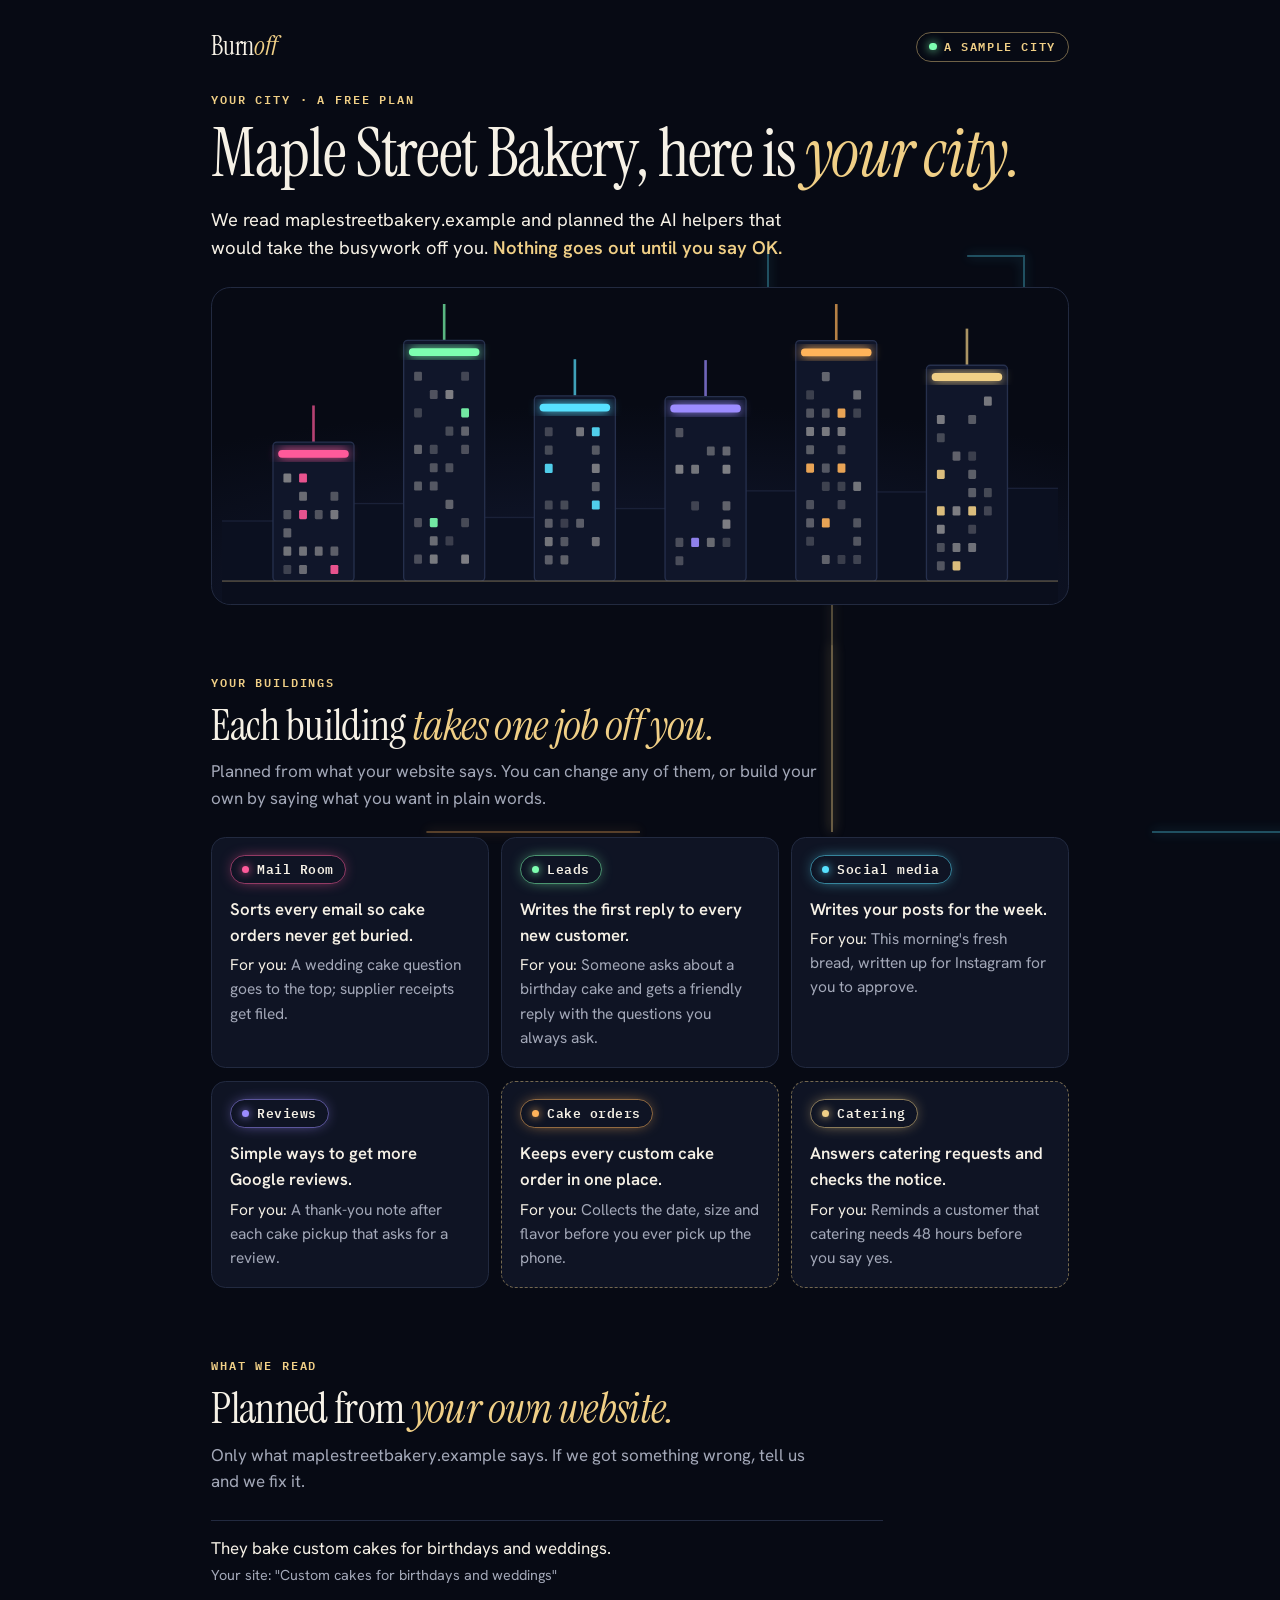
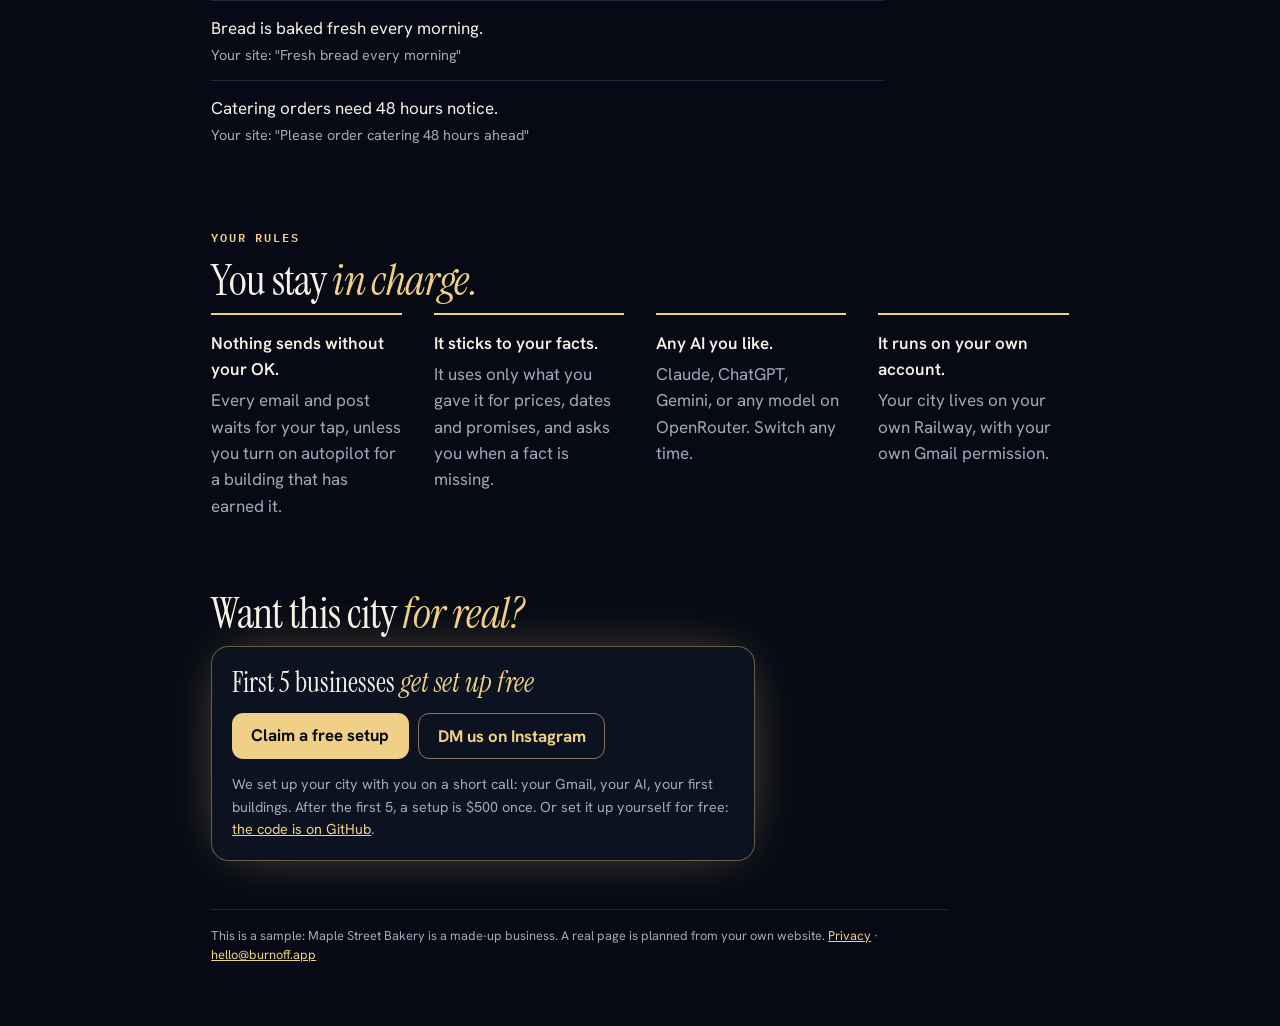
<file: city/sample/index.html>
<!doctype html>
<html lang="en">
<head>
<meta charset="utf-8">
<meta name="viewport" content="width=device-width, initial-scale=1, viewport-fit=cover">
<title>Your city, made for Maple Street Bakery | Burnoff</title>
<meta name="robots" content="noindex, nofollow">
<meta name="description" content="A free plan: 6 AI helpers that would take the busywork off Maple Street Bakery. Nothing sends without your OK.">
<meta property="og:title" content="Maple Street Bakery, here is your city">
<meta property="og:description" content="A free plan: 6 AI helpers that would take the busywork off Maple Street Bakery. Nothing sends without your OK.">
<meta property="og:image" content="https://burnoff.app/poster.jpg">
<meta name="twitter:card" content="summary_large_image">
<meta name="theme-color" content="#070a14">
<link rel="icon" href="data:image/svg+xml,%3Csvg xmlns='http://www.w3.org/2000/svg' viewBox='0 0 32 32'%3E%3Crect width='32' height='32' rx='7' fill='%23070a14'/%3E%3Cpath d='M6 26V14h5v12M13 26V7h6v19M21 26V11h5v15' fill='%23f0cf86'/%3E%3C/svg%3E">
<link rel="preconnect" href="https://fonts.googleapis.com">
<link rel="preconnect" href="https://fonts.gstatic.com" crossorigin>
<link rel="stylesheet" href="https://fonts.googleapis.com/css2?family=Instrument+Serif:ital@0;1&family=Hanken+Grotesk:wght@400;500;600;700&family=IBM+Plex+Mono:wght@500;600&display=swap">
<link rel="stylesheet" href="/city/city.css">
</head>
<body>
<canvas id="trails" aria-hidden="true"></canvas>
<main id="app" class="wrap"><noscript><p>Maple Street Bakery, here is your city. Turn on JavaScript to see it, or visit <a href="https://burnoff.app">burnoff.app</a>.</p></noscript></main>
<script id="plan" type="application/json">{"name":"Maple Street Bakery","what":"A neighborhood bakery for bread, pastries and custom cakes.","place":"","host":"maplestreetbakery.example","date":"2026-10-08","facts":[{"fact":"They bake custom cakes for birthdays and weddings.","quote":"Custom cakes for birthdays and weddings"},{"fact":"Bread is baked fresh every morning.","quote":"Fresh bread every morning"},{"fact":"Catering orders need 48 hours notice.","quote":"Please order catering 48 hours ahead"}],"depts":[{"name":"Mail Room","own":false,"takes":"Sorts every email so cake orders never get buried.","example":"A wedding cake question goes to the top; supplier receipts get filed."},{"name":"Leads","own":false,"takes":"Writes the first reply to every new customer.","example":"Someone asks about a birthday cake and gets a friendly reply with the questions you always ask."},{"name":"Social media","own":false,"takes":"Writes your posts for the week.","example":"This morning's fresh bread, written up for Instagram for you to approve."},{"name":"Reviews","own":false,"takes":"Simple ways to get more Google reviews.","example":"A thank-you note after each cake pickup that asks for a review."},{"name":"Cake orders","own":true,"takes":"Keeps every custom cake order in one place.","example":"Collects the date, size and flavor before you ever pick up the phone."},{"name":"Catering","own":true,"takes":"Answers catering requests and checks the notice.","example":"Reminds a customer that catering needs 48 hours before you say yes."}],"sample":true}</script>
<script src="/city/city.js"></script>
</body>
</html>
</file>
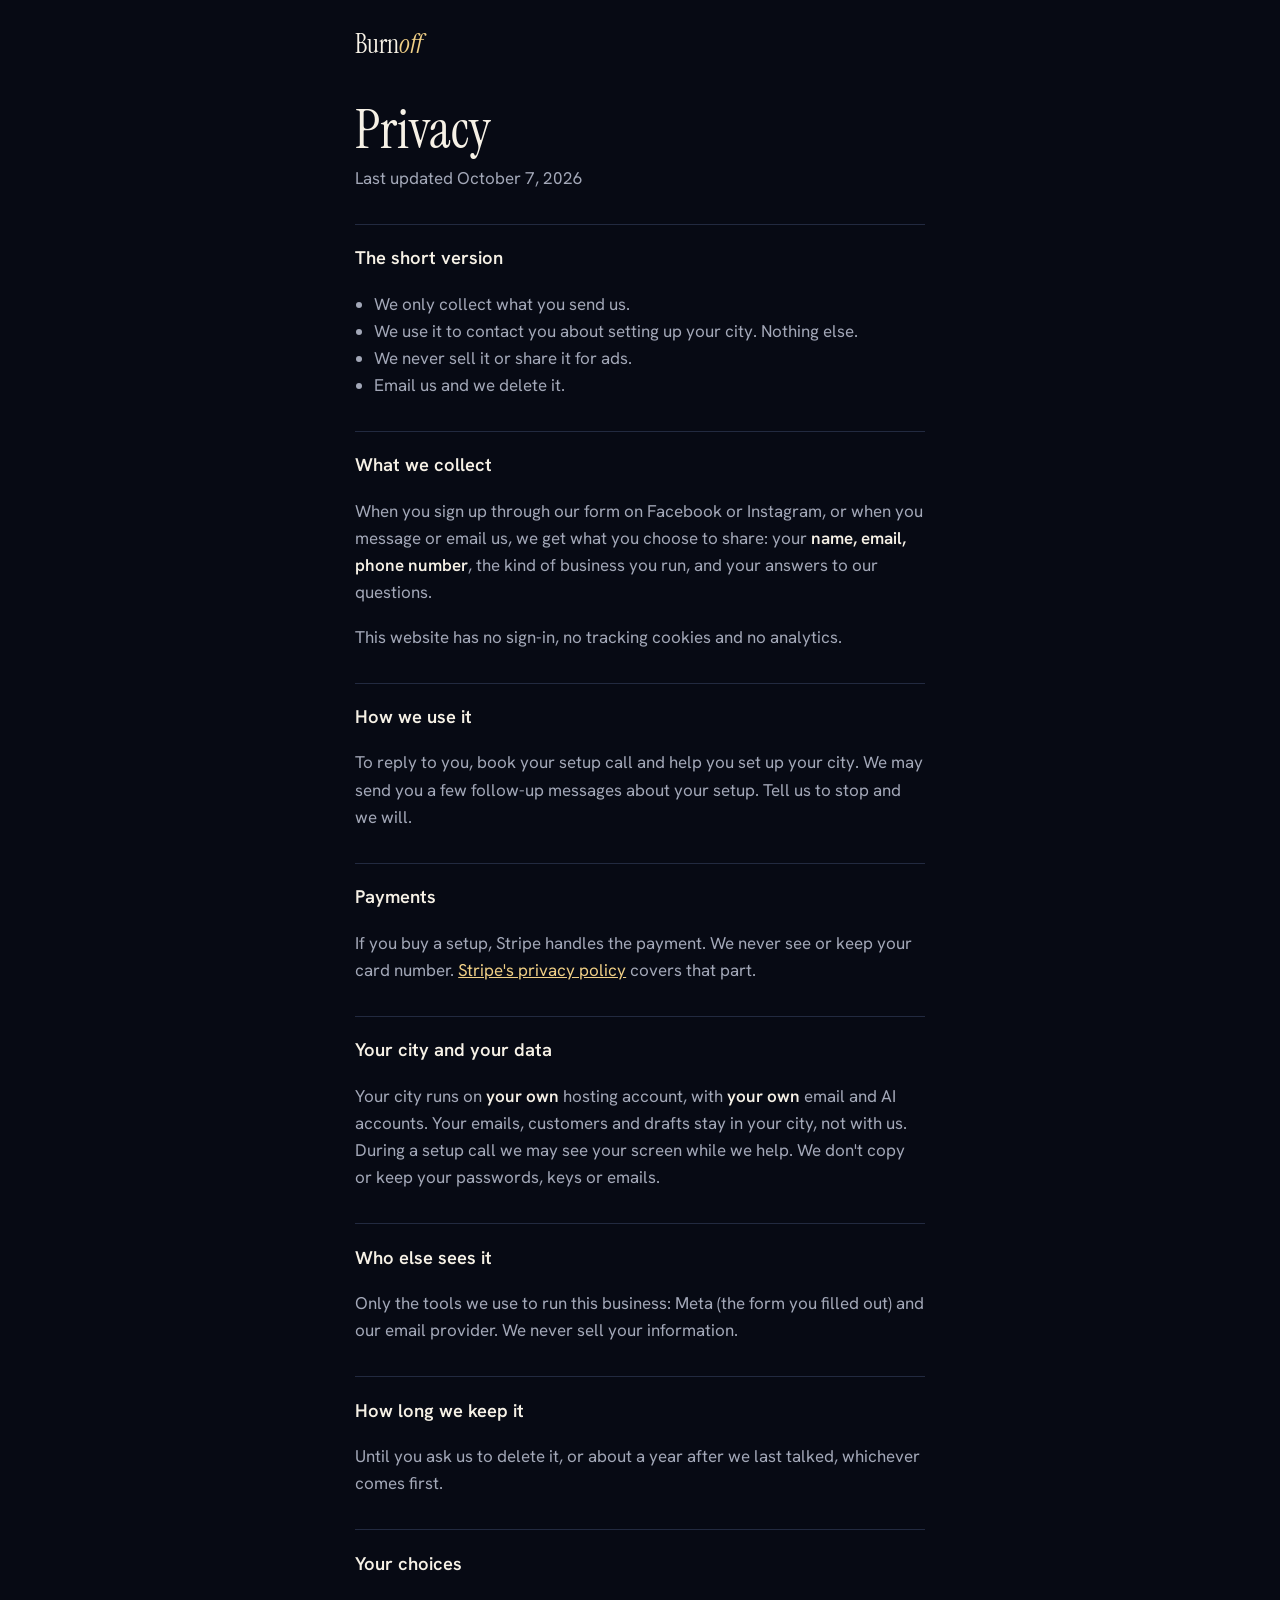
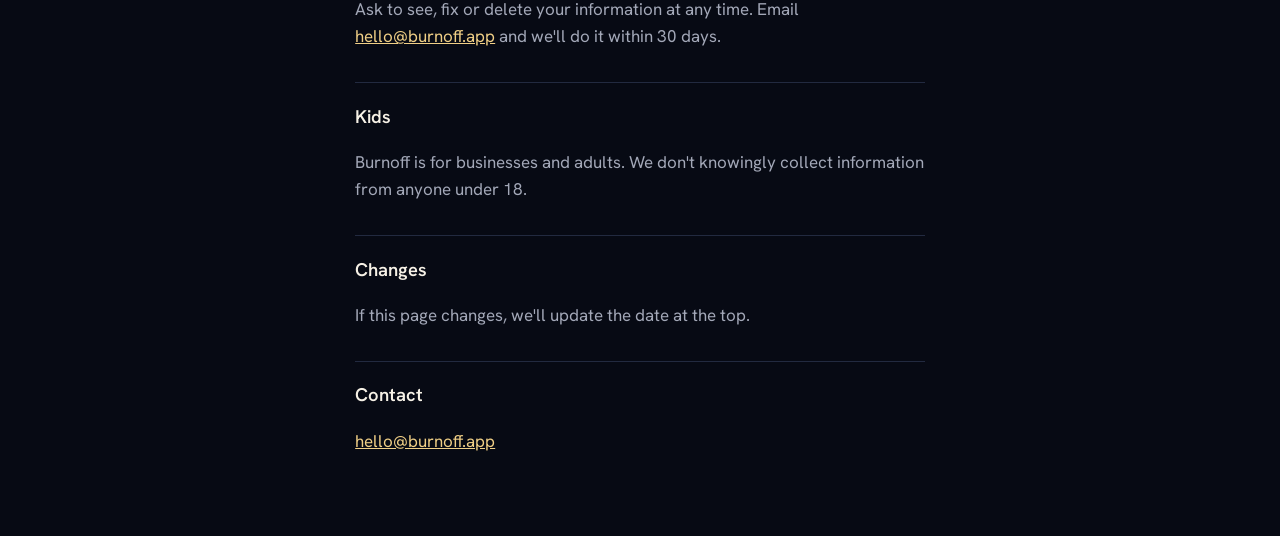
<file: privacy.html>
<!doctype html>
<html lang="en">
<head>
<meta charset="utf-8">
<meta name="viewport" content="width=device-width, initial-scale=1, viewport-fit=cover">
<title>Privacy | Burnoff</title>
<meta name="description" content="How Burnoff handles the information you share with us.">
<meta name="theme-color" content="#070a14">
<link rel="icon" href="data:image/svg+xml,%3Csvg xmlns='http://www.w3.org/2000/svg' viewBox='0 0 32 32'%3E%3Crect width='32' height='32' rx='7' fill='%23070a14'/%3E%3Cpath d='M6 26V14h5v12M13 26V7h6v19M21 26V11h5v15' fill='%23f0cf86'/%3E%3C/svg%3E">
<link rel="preconnect" href="https://fonts.googleapis.com">
<link rel="preconnect" href="https://fonts.gstatic.com" crossorigin>
<link rel="stylesheet" href="https://fonts.googleapis.com/css2?family=Instrument+Serif&family=Hanken+Grotesk:wght@400;600&display=swap">
<style>
*, *::before, *::after { box-sizing: border-box; }
:root { color-scheme: dark; --night: #070a14; --line: #222a40; --ivory: #f6f1e6; --dim: #a3a8b8; --gold: #f0cf86; }
body { margin: 0; background: var(--night); color: var(--ivory); font: 400 1.0625rem/1.6 "Hanken Grotesk", "Segoe UI", system-ui, sans-serif; }
main { max-width: 42rem; margin: 0 auto; padding: 2rem max(1rem, 4vw) 4rem; }
a { color: var(--gold); }
.mark { font: 400 1.6rem/1 "Instrument Serif", Georgia, serif; color: var(--ivory); text-decoration: none; }
.mark em { color: var(--gold); }
h1 { font: 400 clamp(2.4rem, 7vw, 3.4rem)/1.05 "Instrument Serif", Georgia, serif; margin: 2.5rem 0 .4rem; }
h2 { font-size: 1.15rem; font-weight: 600; margin: 2rem 0 .4rem; padding-top: 1.2rem; border-top: 1px solid var(--line); }
p, li { color: var(--dim); }
p.date { margin-top: 0; }
ul { padding-left: 1.2rem; }
b { color: var(--ivory); font-weight: 600; }
</style>
</head>
<body>
<main>
  <a class="mark" href="./">Burn<em>off</em></a>
  <h1>Privacy</h1>
  <p class="date">Last updated October 7, 2026</p>

  <h2>The short version</h2>
  <ul>
    <li>We only collect what you send us.</li>
    <li>We use it to contact you about setting up your city. Nothing else.</li>
    <li>We never sell it or share it for ads.</li>
    <li>Email us and we delete it.</li>
  </ul>

  <h2>What we collect</h2>
  <p>When you sign up through our form on Facebook or Instagram, or when you message or email us, we get what you choose to share: your <b>name, email, phone number</b>, the kind of business you run, and your answers to our questions.</p>
  <p>This website has no sign-in, no tracking cookies and no analytics.</p>

  <h2>How we use it</h2>
  <p>To reply to you, book your setup call and help you set up your city. We may send you a few follow-up messages about your setup. Tell us to stop and we will.</p>

  <h2>Payments</h2>
  <p>If you buy a setup, Stripe handles the payment. We never see or keep your card number. <a href="https://stripe.com/privacy" target="_blank" rel="noopener">Stripe's privacy policy</a> covers that part.</p>

  <h2>Your city and your data</h2>
  <p>Your city runs on <b>your own</b> hosting account, with <b>your own</b> email and AI accounts. Your emails, customers and drafts stay in your city, not with us. During a setup call we may see your screen while we help. We don't copy or keep your passwords, keys or emails.</p>

  <h2>Who else sees it</h2>
  <p>Only the tools we use to run this business: Meta (the form you filled out) and our email provider. We never sell your information.</p>

  <h2>How long we keep it</h2>
  <p>Until you ask us to delete it, or about a year after we last talked, whichever comes first.</p>

  <h2>Your choices</h2>
  <p>Ask to see, fix or delete your information at any time. Email <a href="mailto:hello@burnoff.app">hello@burnoff.app</a> and we'll do it within 30 days.</p>

  <h2>Kids</h2>
  <p>Burnoff is for businesses and adults. We don't knowingly collect information from anyone under 18.</p>

  <h2>Changes</h2>
  <p>If this page changes, we'll update the date at the top.</p>

  <h2>Contact</h2>
  <p><a href="mailto:hello@burnoff.app">hello@burnoff.app</a></p>
</main>
</body>
</html>
</file>
<file: city/city.css>
/* A "your city" page: one business's plan, drawn as a small night city. Same look as the home page (index.html).
   The page's words about the business come from city/<slug>/index.html (the #plan JSON); city.js draws it. */
*, *::before, *::after { box-sizing: border-box; }
body { margin: 0; }
:root {
  color-scheme: dark;
  --night: #070a14; --block: #0f1424; --line: #222a40; --ivory: #f6f1e6; --dim: #a3a8b8; --gold: #f0cf86;
  --cyan: #57e1ff; --pink: #ff5a9a; --mint: #7dffb0; --violet: #9c8cff; --amber: #ffb35a;
  --display: "Instrument Serif", "Iowan Old Style", Georgia, serif;
  --body: "Hanken Grotesk", "Segoe UI", system-ui, sans-serif;
  --mono: "IBM Plex Mono", ui-monospace, Menlo, monospace;
}
body { background: var(--night); color: var(--ivory); font: 400 1.0625rem/1.55 var(--body); }
#trails { position: fixed; inset: 0; width: 100%; height: 100%; z-index: 0; pointer-events: none; opacity: .45; }
.wrap { position: relative; z-index: 1; max-width: 60rem; margin: 0 auto; padding-inline: max(1rem, 4vw); padding-block: 1.5rem 3rem; }
a { color: var(--gold); }
:focus-visible { outline: 2px solid var(--gold); outline-offset: 3px; border-radius: 6px; }

.top { display: flex; align-items: center; justify-content: space-between; gap: 1rem; padding-block: .5rem 2rem; }
.mark { font: 400 1.6rem/1 var(--display); letter-spacing: -.01em; color: var(--ivory); text-decoration: none; }
.mark em { color: var(--gold); }
.pill { font: 600 .72rem/1 var(--mono); letter-spacing: .14em; text-transform: uppercase; color: var(--gold); border: 1px solid color-mix(in srgb, var(--gold) 45%, transparent); padding: .5rem .75rem; border-radius: 999px; max-width: 60%; overflow: hidden; text-overflow: ellipsis; white-space: nowrap; }
.pill i { display: inline-block; width: .45rem; height: .45rem; border-radius: 50%; background: var(--mint); margin-right: .45rem; box-shadow: 0 0 10px var(--mint); vertical-align: .05em; }

.label { font: 600 .72rem/1 var(--mono); letter-spacing: .16em; text-transform: uppercase; color: var(--gold); margin: 0 0 .9rem; }
h1 { font: 400 clamp(2.5rem, 7vw, 4.2rem)/1.02 var(--display); letter-spacing: -.02em; margin: 0 0 1.1rem; text-wrap: balance; overflow-wrap: anywhere; }
h1 em, h2 em { color: var(--gold); font-style: italic; }
h2 { font: 400 clamp(1.9rem, 5vw, 2.7rem)/1.06 var(--display); letter-spacing: -.015em; margin: 0 0 .6rem; text-wrap: balance; }
.lede { font-size: 1.15rem; max-width: 36rem; margin: 0 0 1.5rem; }
.lede b { color: var(--gold); font-weight: 600; }
.sub { color: var(--dim); margin: 0 0 1.6rem; max-width: 38rem; }
section { padding-block: clamp(2.5rem, 7vw, 4.5rem) 0; }

/* the skyline: one building per department, lit in its own color */
.sky { margin: .5rem 0 0; border-radius: 1.2rem; border: 1px solid var(--line); background: radial-gradient(120% 90% at 50% 100%, #131a33 0%, var(--night) 70%); padding: 1rem .6rem 0; overflow: hidden; }
.sky svg { display: block; width: 100%; height: auto; }
.sky .win { animation: flick 6s infinite steps(1); }
@keyframes flick { 0%, 100% { opacity: 1; } 47% { opacity: .25; } 53% { opacity: 1; } }
.sky .beam { animation: rise 3.2s ease-in-out infinite alternate; transform-box: fill-box; transform-origin: bottom; }
@keyframes rise { from { opacity: .35; } to { opacity: .9; } }

/* the departments */
.depts { display: grid; grid-template-columns: repeat(auto-fit, minmax(16rem, 1fr)); gap: .8rem; }
.bld { padding: 1rem 1.1rem 1.1rem; border-radius: .9rem; background: var(--block); border: 1px solid var(--line); }
.sign { display: inline-flex; align-items: center; gap: .5rem; font: 600 .8rem/1 var(--mono); letter-spacing: .04em; padding: .45rem .7rem; border-radius: 999px; border: 1px solid color-mix(in srgb, var(--c) 55%, transparent); box-shadow: 0 0 16px -6px var(--c); margin-bottom: .75rem; }
.sign i { width: .45rem; height: .45rem; border-radius: 50%; background: var(--c); box-shadow: 0 0 8px var(--c); }
.bld b { display: block; font-weight: 600; font-size: 1.05rem; margin-bottom: .35rem; }
.bld p { margin: 0; color: var(--dim); font-size: .97rem; }
.bld p + p { margin-top: .55rem; }
.bld p em { font-style: normal; color: var(--ivory); }
.bld.own { border-style: dashed; border-color: color-mix(in srgb, var(--gold) 45%, transparent); }

/* what we read on their site */
.read { list-style: none; margin: 0; padding: 0; display: grid; gap: 0; max-width: 42rem; }
.read li { padding: .85rem 0; border-top: 1px solid var(--line); }
.read li span { display: block; color: var(--dim); font-size: .9rem; margin-top: .2rem; }

.rules { display: grid; grid-template-columns: repeat(auto-fit, minmax(11rem, 1fr)); gap: 1.2rem 2rem; }
.rules div { border-top: 2px solid var(--gold); padding-top: .9rem; }
.rules b { display: block; font-weight: 600; margin-bottom: .3rem; }
.rules span { color: var(--dim); }

.cta { display: grid; gap: .9rem; max-width: 34rem; padding: 1.2rem 1.25rem; border: 1px solid color-mix(in srgb, var(--gold) 40%, transparent); border-radius: 1.1rem; background: color-mix(in srgb, var(--block) 85%, transparent); box-shadow: 0 0 60px -20px color-mix(in srgb, var(--gold) 55%, transparent); }
.cta .big { font: 400 1.75rem/1.15 var(--display); }
.cta .big em { color: var(--gold); }
.cta .row { display: flex; flex-wrap: wrap; gap: .6rem; }
.cta small { color: var(--dim); font-size: .9rem; }
.buy { display: inline-block; font: 700 1.05rem/1 var(--body); color: var(--night); background: var(--gold); border-radius: .7rem; padding: .9rem 1.2rem; text-decoration: none; }
.code { display: inline-block; font: 700 1.05rem/1 var(--body); color: var(--gold); border: 1px solid color-mix(in srgb, var(--gold) 55%, transparent); border-radius: .7rem; padding: .85rem 1.15rem; text-decoration: none; }
.buy:hover { filter: brightness(1.06); }

.fine { color: var(--dim); font-size: .8rem; margin-top: 3rem; padding-top: 1rem; border-top: 1px solid var(--line); max-width: 46rem; }

@media (max-width: 760px) { .top { padding-bottom: 1.25rem; } }
@media (prefers-reduced-motion: reduce) { #trails { display: none; } .sky .win, .sky .beam { animation: none; } }
</file>
